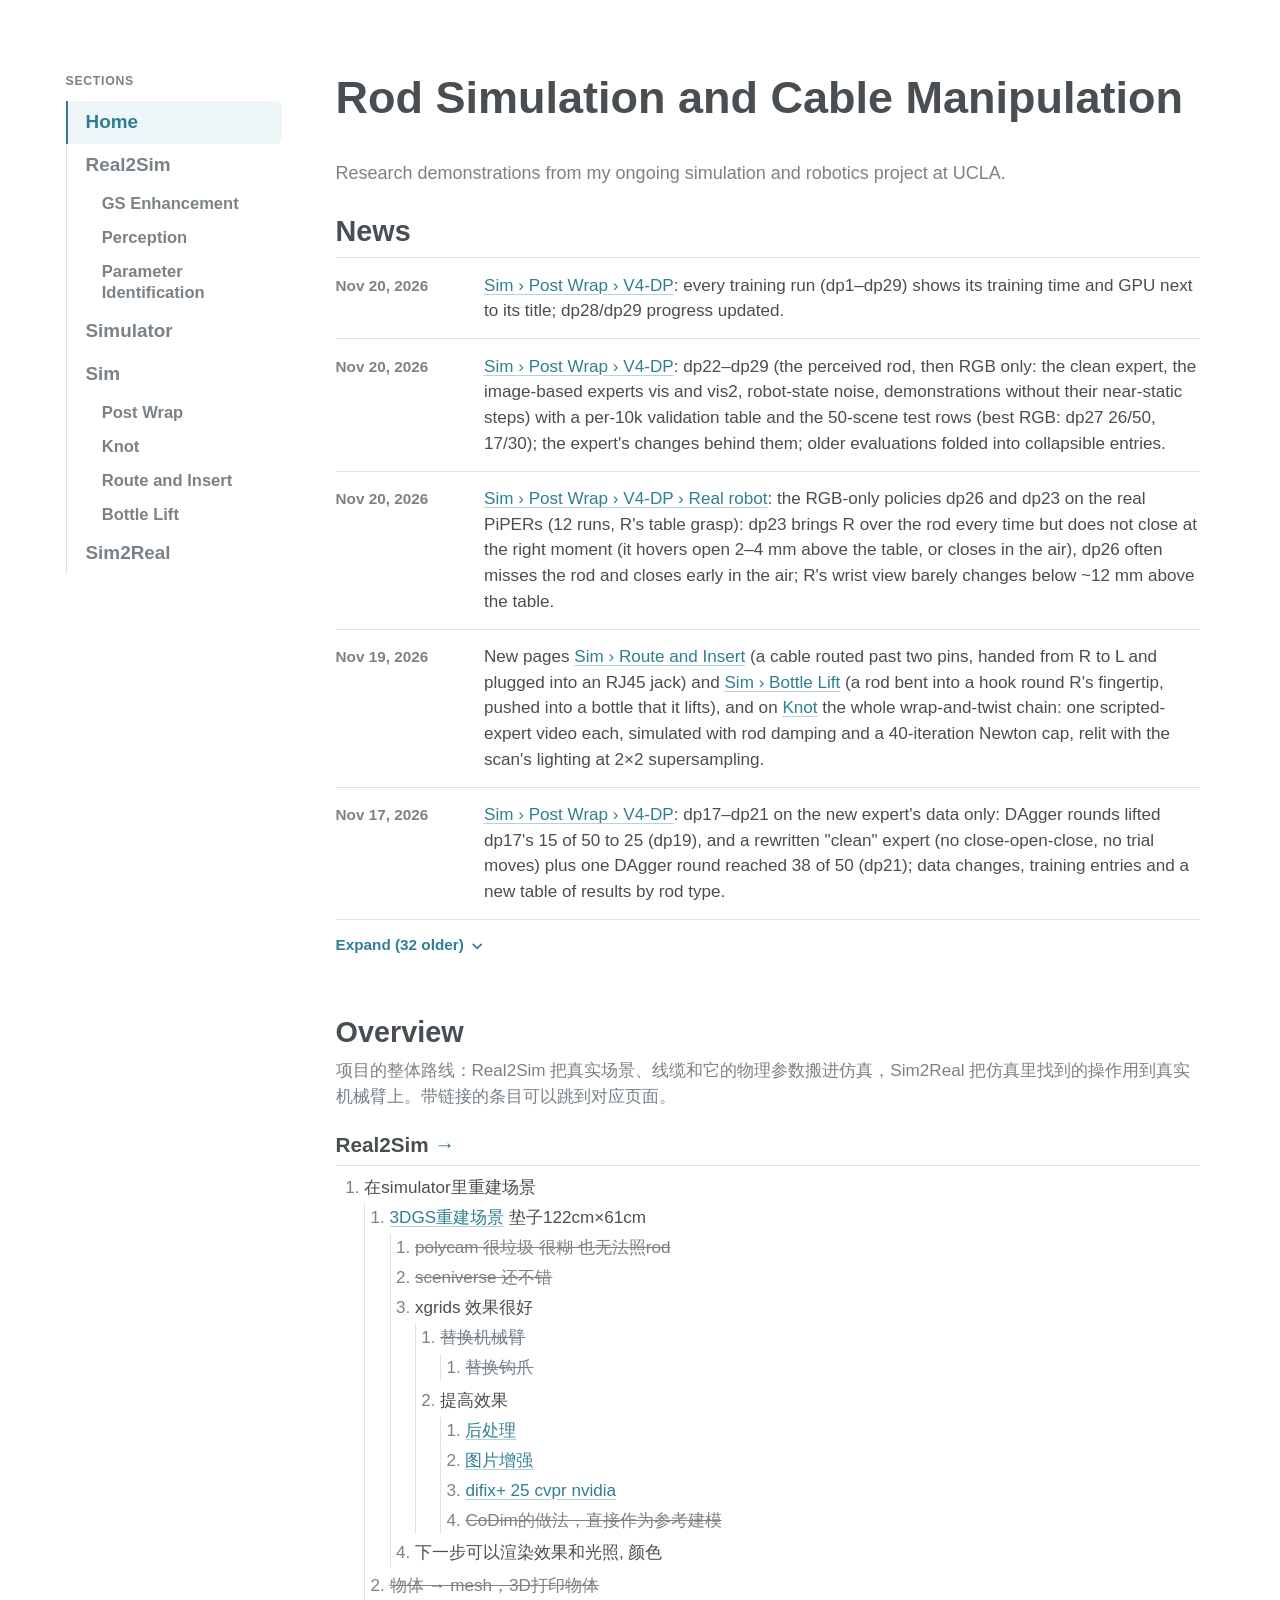
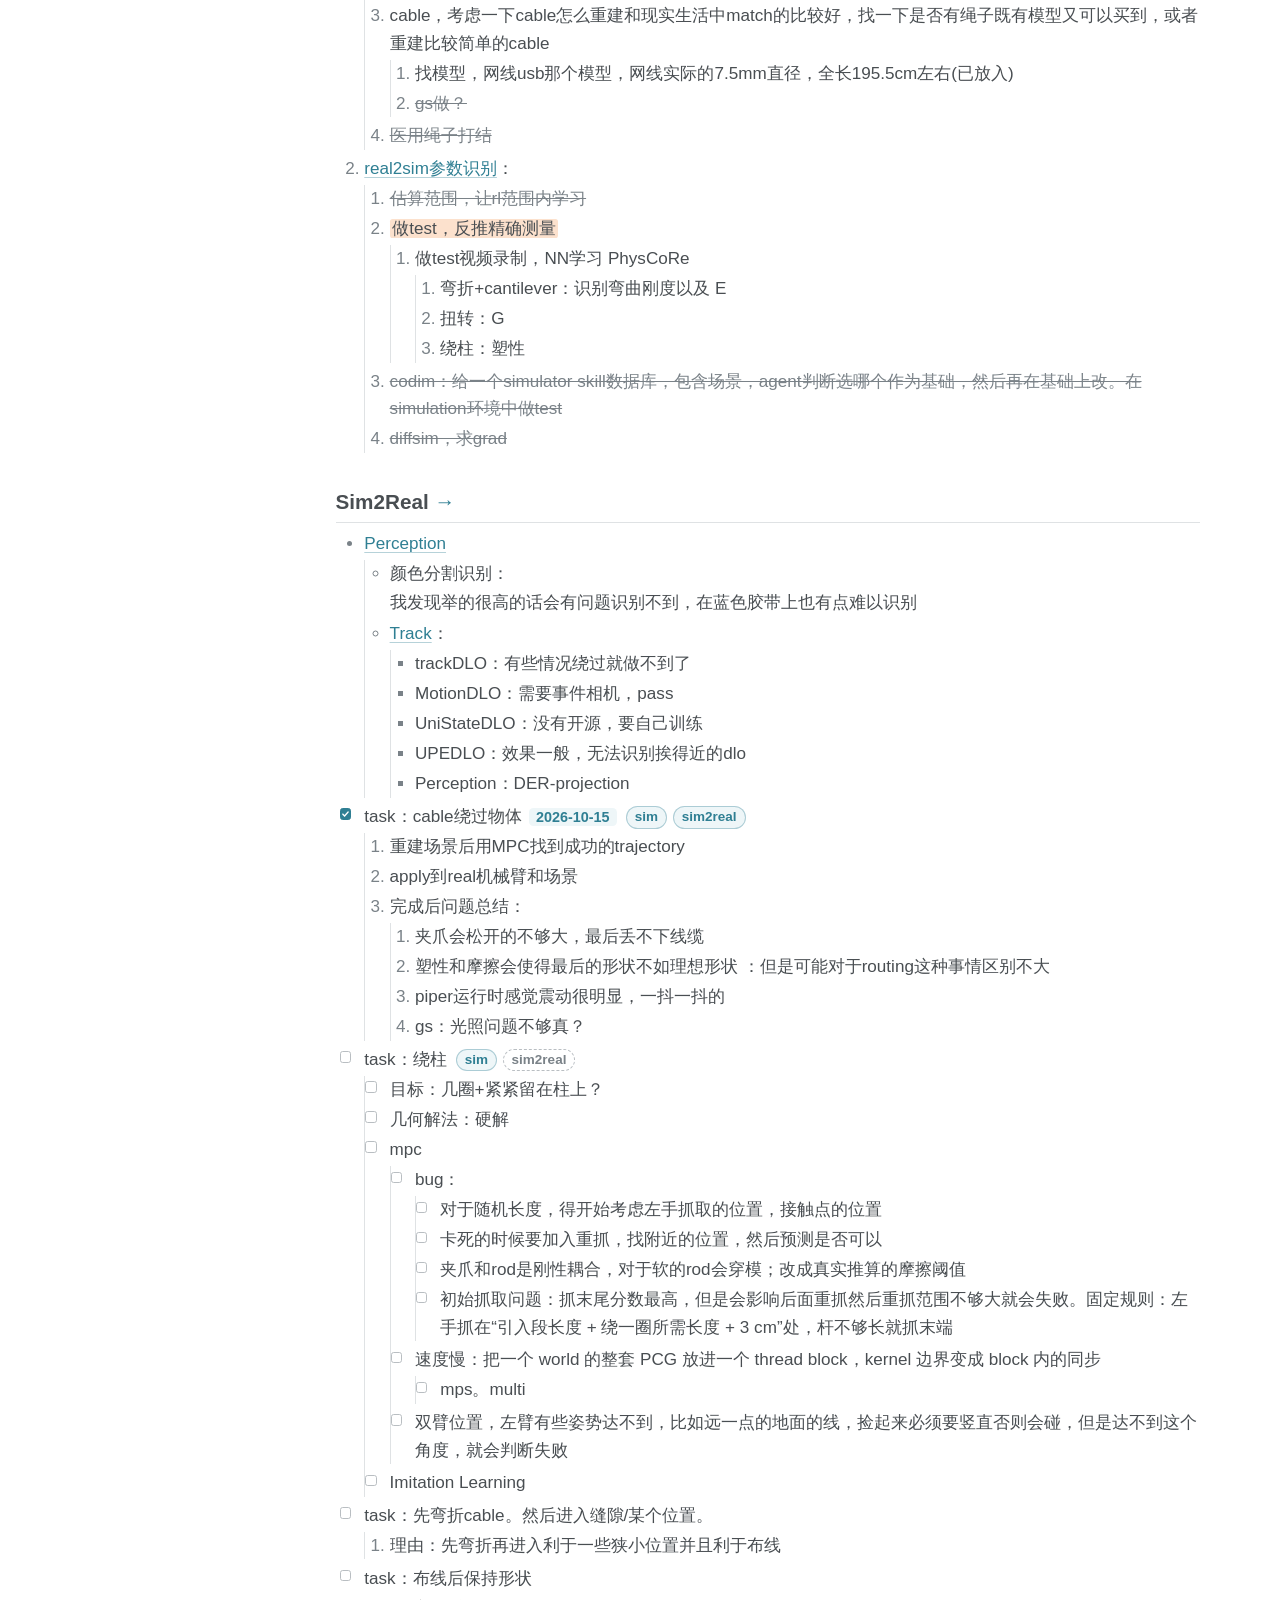
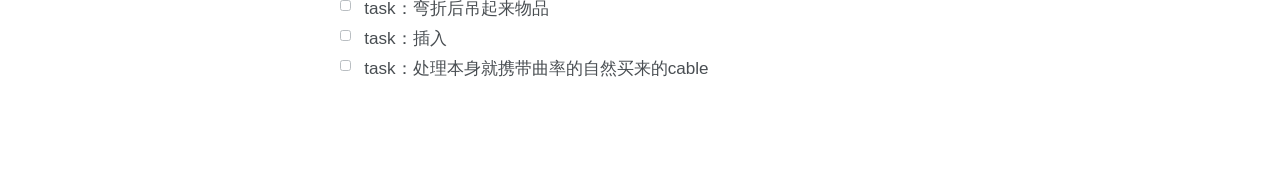
<file: index.html>
<!doctype html>
<html lang="en">
<head>
  <meta charset="utf-8">
  <meta name="viewport" content="width=device-width, initial-scale=1">
  <title>Rod Simulation and Cable Manipulation</title>
  <meta name="description" content="Research demonstrations from an ongoing simulation and robotics project at UCLA.">
  <meta name="robots" content="noindex, nofollow">
  <link rel="icon" type="image/svg+xml" href="https://yukunethanzhou.github.io/images/favicon.svg">
  <link rel="icon" type="image/png" sizes="32x32" href="https://yukunethanzhou.github.io/images/favicon-32x32.png">
  <link rel="stylesheet" href="site.css">
  <style>
    .news {
      margin: 0.5rem 0 0;
      padding: 0;
      list-style: none;
      border-top: 1px solid var(--line);
    }

    .news__item {
      display: grid;
      grid-template-columns: 7rem minmax(0, 1fr);
      column-gap: 1.25rem;
      padding: 0.8rem 0;
      border-bottom: 1px solid var(--line);
    }

    .news__date {
      color: var(--text-light);
      font-size: 0.85rem;
      font-weight: 600;
      line-height: 1.75;
      white-space: nowrap;
      font-variant-numeric: tabular-nums;
    }

    .news__text {
      margin: 0;
      font-size: 0.95rem;
    }

    .news__text a {
      color: var(--accent);
      text-decoration: underline;
      text-decoration-color: color-mix(in srgb, var(--accent) 35%, transparent);
      text-underline-offset: 0.15em;
    }

    .news__text a:hover {
      text-decoration-color: currentColor;
    }

    .news__text a:focus-visible {
      outline: 2px solid var(--accent);
      outline-offset: 2px;
    }

    @media (max-width: 599px) {
      .news__item {
        grid-template-columns: minmax(0, 1fr);
        row-gap: 0.1rem;
      }
    }

    /* the newest five show; the script at the end adds the Expand button for the rest */
    .news.is-collapsed .news__item:nth-child(n+6) {
      display: none;
    }

    .news__toggle {
      display: inline-flex;
      align-items: center;
      gap: 0.35rem;
      margin-top: 0.6rem;
      padding: 0.2rem 0;
      color: var(--accent);
      font: inherit;
      font-size: 0.85rem;
      font-weight: 600;
      background: none;
      border: 0;
      cursor: pointer;
    }

    .news__toggle[hidden] {
      display: none;
    }

    .news__toggle:hover {
      text-decoration: underline;
      text-underline-offset: 0.15em;
    }

    .news__toggle:focus-visible {
      outline: 2px solid var(--accent);
      outline-offset: 2px;
      border-radius: 0.2rem;
    }

    .news__toggle svg {
      width: 0.8rem;
      height: 0.8rem;
      transition: transform 0.15s ease;
    }

    .news__toggle[aria-expanded="true"] svg {
      transform: rotate(180deg);
    }

    .page-section + .page-section {
      margin-top: 3rem;
    }

    /* Overview: the project plan as a nested outline; items with a page link to it */

    .overview__lead {
      margin: 0 0 1.25rem;
      color: var(--text-light);
      font-size: 0.95rem;
    }

    .overview__phase {
      margin: 0 0 0.4rem;
      padding-bottom: 0.35rem;
      font-size: 1.15rem;
      line-height: 1.3;
      border-bottom: 1px solid var(--line);
    }

    .overview__phase a {
      color: inherit;
      text-decoration: none;
    }

    .overview__phase a::after {
      content: " \2192";
      color: var(--accent);
    }

    .overview__phase a:hover {
      color: var(--accent);
    }

    .overview__phase + .overview__tree {
      margin-bottom: 2rem;
    }

    .overview__tree {
      font-size: 0.95rem;
      line-height: 1.6;
    }

    .overview__tree ol,
    .overview__tree ul {
      margin: 0;
      padding-left: 1.6rem;
    }

    /* nested levels hang from their parent's text, with a guide line */
    .overview__tree li > ol,
    .overview__tree li > ul {
      margin: 0.15rem 0 0.3rem;
      padding-left: 1.35rem;
      border-left: 1px solid var(--line);
    }

    .overview__tree li {
      margin: 0.15rem 0;
    }

    .overview__tree li::marker {
      color: var(--text-light);
      font-variant-numeric: tabular-nums;
    }

    .overview__tree .task {
      position: relative;
      list-style: none;
    }

    .task__check {
      -webkit-appearance: none;
      appearance: none;
      position: absolute;
      top: 0.4em;
      left: -1.35rem;
      width: 0.85em;
      height: 0.85em;
      margin: 0;
      background: var(--bg);
      border: 1.5px solid var(--line-strong);
      border-radius: 0.2em;
    }

    .task__check:checked {
      background: var(--accent) url("data:image/svg+xml,%3Csvg xmlns='http://www.w3.org/2000/svg' viewBox='0 0 12 12'%3E%3Cpath d='M2.5 6.2l2.3 2.3 4.7-4.9' fill='none' stroke='%23fff' stroke-width='1.8' stroke-linecap='round' stroke-linejoin='round'/%3E%3C/svg%3E") center / 100% no-repeat;
      border-color: var(--accent);
    }

    .task__date {
      margin-left: 0.4rem;
      padding: 0.05rem 0.4rem;
      color: var(--accent);
      background: var(--accent-soft);
      border-radius: 0.25rem;
      font-size: 0.8rem;
      font-weight: 600;
      white-space: nowrap;
      font-variant-numeric: tabular-nums;
    }

    .overview__tree s {
      color: var(--text-light);
    }

    .overview__tree mark {
      padding: 0 0.15em;
      color: inherit;
      background: rgba(240, 107, 5, 0.2);
      border-radius: 0.15em;
    }

    .overview__tree a {
      color: var(--accent);
      text-decoration: underline;
      text-decoration-color: color-mix(in srgb, var(--accent) 35%, transparent);
      text-underline-offset: 0.15em;
    }

    .overview__tree a:hover {
      text-decoration-color: currentColor;
    }

    /* where a task shows up on the site: a linked tag, or a dashed one with no page yet */
    .overview__tags {
      display: inline-flex;
      gap: 0.3rem;
      margin-left: 0.5rem;
      vertical-align: 0.05em;
    }

    .overview__tree .overview__tag {
      padding: 0 0.45rem;
      color: var(--text-light);
      font-size: 0.75rem;
      font-weight: 600;
      line-height: 1.5;
      text-decoration: none;
      border: 1px dashed var(--line-strong);
      border-radius: 999px;
    }

    .overview__tree a.overview__tag {
      color: var(--accent);
      background: var(--accent-soft);
      border: 1px solid color-mix(in srgb, var(--accent) 35%, transparent);
    }

    .overview__tree a.overview__tag:hover {
      border-color: var(--accent);
    }

    .overview__note {
      margin: 0.1rem 0 0.2rem;
    }

    .overview__phase a:focus-visible,
    .overview__tree a:focus-visible {
      outline: 2px solid var(--accent);
      outline-offset: 2px;
    }

    @media (prefers-color-scheme: dark) {
      .task__check:checked {
        background-image: url("data:image/svg+xml,%3Csvg xmlns='http://www.w3.org/2000/svg' viewBox='0 0 12 12'%3E%3Cpath d='M2.5 6.2l2.3 2.3 4.7-4.9' fill='none' stroke='%231d1f21' stroke-width='1.8' stroke-linecap='round' stroke-linejoin='round'/%3E%3C/svg%3E");
      }

      .overview__tree mark {
        background: rgba(240, 107, 5, 0.3);
      }
    }

    @media (max-width: 599px) {
      .overview__tree ol,
      .overview__tree ul {
        padding-left: 1.4rem;
      }

      .overview__tree li > ol,
      .overview__tree li > ul {
        padding-left: 1.15rem;
      }
    }
  </style>
  <script>
    // the sections used to be anchors on this one page; send old links to their own pages
    (function () {
      var moved = {
        "#sim2real": "sim2real.html",
        "#hessian-convergence": "post-wrap.html#hessian-convergence",
        "#gs-optimization": "gs-enhancement.html",
        "#simulator": "simulator.html"
      };
      if (moved[location.hash]) {
        location.replace(moved[location.hash]);
      }
    })();
  </script>
</head>
<body>
  <div class="site-bar">
    <button type="button" class="site-bar__menu" aria-controls="site-nav" aria-expanded="false" aria-label="Open sections">
      <svg viewBox="0 0 20 20" aria-hidden="true" focusable="false"><path d="M3 5.5h14M3 10h14M3 14.5h14" fill="none" stroke="currentColor" stroke-width="1.8" stroke-linecap="round"/></svg>
    </button>
    <span class="site-bar__title">Home</span>
  </div>
  <div class="site-scrim"></div>

  <div class="standalone-project">
    <nav class="site-nav" id="site-nav" aria-label="Sections">
      <div class="site-nav__head">
        <span class="site-nav__label">Sections</span>
        <button type="button" class="site-nav__close" aria-label="Close sections">
          <svg viewBox="0 0 20 20" aria-hidden="true" focusable="false"><path d="M5 5l10 10M15 5L5 15" fill="none" stroke="currentColor" stroke-width="1.8" stroke-linecap="round"/></svg>
        </button>
      </div>
      <ul class="site-nav__list">
        <li><a class="site-nav__link" href="index.html" aria-current="page">Home</a></li>
        <li>
          <a class="site-nav__link" href="gs-enhancement.html">Real2Sim</a>
          <ul class="site-nav__sub">
            <li><a class="site-nav__link site-nav__link--sub" href="gs-enhancement.html">GS Enhancement</a></li>
            <li><a class="site-nav__link site-nav__link--sub" href="perception.html">Perception</a></li>
            <li><a class="site-nav__link site-nav__link--sub" href="parameter-identification.html">Parameter Identification</a></li>
          </ul>
        </li>
        <li><a class="site-nav__link" href="simulator.html">Simulator</a></li>
        <li>
          <a class="site-nav__link" href="sim.html">Sim</a>
          <ul class="site-nav__sub">
            <li>
              <a class="site-nav__link site-nav__link--sub" href="post-wrap.html">Post Wrap</a>
              <ul class="site-nav__sub site-nav__sub--deep">
                <li><a class="site-nav__link site-nav__link--deep" href="post-wrap.html#mpc">MPC</a></li>
                <li>
                  <a class="site-nav__link site-nav__link--deep" href="post-wrap.html#imitation-learning">Imitation Learning</a>
                  <ul class="site-nav__sub site-nav__sub--deeper" lang="zh-CN">
                    <li><a class="site-nav__link site-nav__link--deeper" href="post-wrap.html#il-scripted">脚本做法</a></li>
                    <li><a class="site-nav__link site-nav__link--deeper" href="post-wrap.html#il-v0">V0</a></li>
                    <li><a class="site-nav__link site-nav__link--deeper" href="post-wrap.html#il-v1">V1-纯感知版</a></li>
                    <li><a class="site-nav__link site-nav__link--deeper" href="post-wrap.html#il-v2">V2-双臂相机</a></li>
                    <li><a class="site-nav__link site-nav__link--deeper" href="post-wrap.html#il-v3">V3-pi0.5</a></li>
                    <li><a class="site-nav__link site-nav__link--deeper" href="post-wrap.html#il-v4-dp">V4-DP</a></li>
                  </ul>
                </li>
              </ul>
            </li>
            <li>
              <a class="site-nav__link site-nav__link--sub" href="knot.html">Knot</a>
              <ul class="site-nav__sub site-nav__sub--deep">
                <li><a class="site-nav__link site-nav__link--deep" href="knot.html#scripted-expert">Scripted Expert</a></li>
              </ul>
            </li>
            <li>
              <a class="site-nav__link site-nav__link--sub" href="route-insert.html">Route and Insert</a>
              <ul class="site-nav__sub site-nav__sub--deep">
                <li><a class="site-nav__link site-nav__link--deep" href="route-insert.html#scripted-expert">Scripted Expert</a></li>
              </ul>
            </li>
            <li>
              <a class="site-nav__link site-nav__link--sub" href="bottle-lift.html">Bottle Lift</a>
              <ul class="site-nav__sub site-nav__sub--deep">
                <li><a class="site-nav__link site-nav__link--deep" href="bottle-lift.html#scripted-expert">Scripted Expert</a></li>
              </ul>
            </li>
          </ul>
        </li>
        <li><a class="site-nav__link" href="sim2real.html">Sim2Real</a></li>
      </ul>
    </nav>

    <main id="main">
      <header class="standalone-project__header">
        <h1>Rod Simulation and Cable Manipulation</h1>
      </header>

      <p class="media-page__intro">Research demonstrations from my ongoing simulation and robotics project at UCLA.</p>

      <section class="page-section" id="news" aria-labelledby="news-title">
        <h2 class="page-section__title" id="news-title">News</h2>
        <!-- Newest first: one short entry (date + what changed) for every commit to this site.
             Only the newest five show until Expand is clicked; nothing needs moving by hand. -->
        <ul class="news" id="news-list">
          <li class="news__item">
            <time class="news__date" datetime="2026-11-20">Nov 20, 2026</time>
            <p class="news__text"><a href="post-wrap.html#il-v4-dp">Sim › Post Wrap › V4-DP</a>: every training run (dp1–dp29) shows its training time and GPU next to its title; dp28/dp29 progress updated.</p>
          </li>
          <li class="news__item">
            <time class="news__date" datetime="2026-11-20">Nov 20, 2026</time>
            <p class="news__text"><a href="post-wrap.html#dp-val">Sim › Post Wrap › V4-DP</a>: dp22–dp29 (the perceived rod, then RGB only: the clean expert, the image-based experts vis and vis2, robot-state noise, demonstrations without their near-static steps) with a per-10k validation table and the 50-scene test rows (best RGB: dp27 26/50, 17/30); the expert's changes behind them; older evaluations folded into collapsible entries.</p>
          </li>
          <li class="news__item">
            <time class="news__date" datetime="2026-11-20">Nov 20, 2026</time>
            <p class="news__text"><a href="post-wrap.html#dp-real-rgb">Sim › Post Wrap › V4-DP › Real robot</a>: the RGB-only policies dp26 and dp23 on the real PiPERs (12 runs, R's table grasp): dp23 brings R over the rod every time but does not close at the right moment (it hovers open 2–4 mm above the table, or closes in the air), dp26 often misses the rod and closes early in the air; R's wrist view barely changes below ~12 mm above the table.</p>
          </li>
          <li class="news__item">
            <time class="news__date" datetime="2026-11-19">Nov 19, 2026</time>
            <p class="news__text">New pages <a href="route-insert.html">Sim › Route and Insert</a> (a cable routed past two pins, handed from R to L and plugged into an RJ45 jack) and <a href="bottle-lift.html">Sim › Bottle Lift</a> (a rod bent into a hook round R's fingertip, pushed into a bottle that it lifts), and on <a href="knot.html">Knot</a> the whole wrap-and-twist chain: one scripted-expert video each, simulated with rod damping and a 40-iteration Newton cap, relit with the scan's lighting at 2×2 supersampling.</p>
          </li>
          <li class="news__item">
            <time class="news__date" datetime="2026-11-17">Nov 17, 2026</time>
            <p class="news__text"><a href="post-wrap.html#dp-data-modes">Sim › Post Wrap › V4-DP</a>: dp17–dp21 on the new expert's data only: DAgger rounds lifted dp17's 15 of 50 to 25 (dp19), and a rewritten "clean" expert (no close-open-close, no trial moves) plus one DAgger round reached 38 of 50 (dp21); data changes, training entries and a new table of results by rod type.</p>
          </li>
          <li class="news__item">
            <time class="news__date" datetime="2026-11-13">Nov 13, 2026</time>
            <p class="news__text"><a href="post-wrap.html#dp-random">Sim › Post Wrap › V4-DP › Randomization</a>: every randomization of the second batch of office-rod-and-cable data, each with a figure from the simulation: posts, lengths and diameters, plastic rods vs springy cables, placement within both hands' reach, bent start shapes, where L takes the rod, table friction, the slower grasps, grasp disturbances, execution noise, cameras, colours and the success rule; the expert succeeded in 496 of the 929 scenes (53%).</p>
          </li>
          <li class="news__item">
            <time class="news__date" datetime="2026-11-13">Nov 13, 2026</time>
            <p class="news__text"><a href="post-wrap.html#il-v4-dp">Sim › Post Wrap › V4-DP</a>: dp16, trained 80k steps from dp13 on its data plus the first batch of office-rod-and-cable data (727 demonstrations, 58.5% of the expert's scenes): 24 of 50 on the new task's scenes against dp13's 17 (40k steps did as well); failures spread over L's table grasp, the carry and the winding. A second batch with springy network/charging cables, 17-inch thick rods and the lab's rod colours is being generated (<a href="post-wrap.html#dp-data-real">Data generation</a>).</p>
          </li>
          <li class="news__item">
            <time class="news__date" datetime="2026-11-13">Nov 13, 2026</time>
            <p class="news__text"><a href="post-wrap.html#dp-real">Sim › Post Wrap › V4-DP › Real robot</a>: dp13's first 15 runs on the two real PiPERs: R took the rod once (two more possible), L never did; the failures came from the rod's placement and from R's wrist camera, mounted ~4.5° steeper than in the simulation. The data generation's answer (office rods and cables 0.4–2.2 m, 4–16 mm, wider placement, camera randomisation, grasps whose hand starts off the rod and puts itself right on a slow way down) is in <a href="post-wrap.html#dp-data-real">Data generation</a>.</p>
          </li>
          <li class="news__item">
            <time class="news__date" datetime="2026-11-13">Nov 13, 2026</time>
            <p class="news__text"><a href="post-wrap.html#il-v4-dp">Sim › Post Wrap › V4-DP</a>: dp15, the second DAgger round (the expert's next step only, short segments): its grasps are the best so far and the early closes are gone, but it succeeds in 27 of 50 (17 of 27 without black rods) -- the winding stalls after the re-takes.</p>
          </li>
          <li class="news__item">
            <time class="news__date" datetime="2026-11-12">Nov 12, 2026</time>
            <p class="news__text"><a href="post-wrap.html#il-v4-dp">Sim › Post Wrap › V4-DP</a>: success by rod colour for dp12–dp14; black rods (55% of the training data and of the evaluation's scenes) are the hardest and are not used on the robot: without them dp13 succeeds in 21 of 27 (78%).</p>
          </li>
          <li class="news__item">
            <time class="news__date" datetime="2026-11-12">Nov 12, 2026</time>
            <p class="news__text"><a href="post-wrap.html#il-v4-dp">Sim › Post Wrap › V4-DP</a>: Train entries dp9ft2 (dp9 trained to 220k steps: 22 of 50), dp11 (wrist depth: 26), dp12 (random rod and post colours: 33), dp13 (wrist point clouds, camera jitter, image augmentation: 34 of 50, the best so far) and dp14 (a first DAgger round: 28, why it got worse); a wider catch rule in the evaluation; the second DAgger round (dp15) is training.</p>
          </li>
          <li class="news__item">
            <time class="news__date" datetime="2026-11-11">Nov 11, 2026</time>
            <p class="news__text"><a href="post-wrap.html#il-v4-dp">Sim › Post Wrap › V4-DP</a>: three new Train entries, dp9 (UMI's relative observations, no random shift: 7 of 50), dp8ft (dp8 trained 80k steps more: 23 of 50) and dp10 (actions normalized per step of the chunk: 25 of 50); a 50-scene paired comparison (the 16-scene results could not tell the models apart); evaluation with 20 scenes at once, 1.4 min per episode instead of 3.7.</p>
          </li>
          <li class="news__item">
            <time class="news__date" datetime="2026-11-11">Nov 11, 2026</time>
            <p class="news__text"><a href="post-wrap.html#il-v4-dp">Sim › Post Wrap › V4-DP</a>, Eval speed-up: the policy server now answers the queries that wait together in one batched denoising (the 16 simulations are independent of each other), 6.5× the queries per second in a 16-client load test.</p>
          </li>
          <li class="news__item">
            <time class="news__date" datetime="2026-11-11">Nov 11, 2026</time>
            <p class="news__text"><a href="post-wrap.html#il-v4-dp">Sim › Post Wrap › V4-DP</a>: dp8 (a wrist-camera aux task, where the rod is in each hand's frame: 4 of 16), the evaluation's new solver (one Newton kernel, the band factored in 4 parallel parts, an H100: 32% faster per process, while the policy server now sets the pace), and the banded PCG note now explains the parallel factorization.</p>
          </li>
          <li class="news__item">
            <time class="news__date" datetime="2026-11-10">Nov 10, 2026</time>
            <p class="news__text"><a href="post-wrap.html#il-v4-dp">Sim › Post Wrap › V4-DP</a>: two new Train entries, dp7 (actions as poses relative to each hand, a camera on the post, the coil's turns as an aux task: 4 of 16 scenes wound) and dp7ft (60k steps more: 7 of 16), and their rows in the Eval comparison.</p>
          </li>
          <li class="news__item">
            <time class="news__date" datetime="2026-11-09">Nov 9, 2026</time>
            <p class="news__text"><a href="post-wrap.html#il-v4-dp">Sim › Post Wrap › V4-DP</a> now reads Data generation → Train → Eval, each with its speed-ups as an expandable entry; click fused PCG or banded PCG for a short note on the two solvers.</p>
          </li>
          <li class="news__item">
            <time class="news__date" datetime="2026-11-09">Nov 9, 2026</time>
            <p class="news__text"><a href="post-wrap.html#il-v4-dp">Sim › Post Wrap › V4-DP</a>: what made training about 3× faster per step, and a new list of simulator speed-ups for data generation and evaluation (evaluation now on the same banded PCG solver as the data).</p>
          </li>
          <li class="news__item">
            <time class="news__date" datetime="2026-11-09">Nov 9, 2026</time>
            <p class="news__text"><a href="post-wrap.html#il-v4-dp">Sim › Post Wrap › V4-DP</a>: results of dp5ft (dp5 trained 40k steps more, 160k in all): 2 of 16 scenes wound, the same as at 120k, with better table grasps and fewer slips.</p>
          </li>
          <li class="news__item">
            <time class="news__date" datetime="2026-11-09">Nov 9, 2026</time>
            <p class="news__text">The section nav lists the Imitation Learning versions under <a href="post-wrap.html#imitation-learning">Sim › Post Wrap</a>, from the scripted expert to V4-DP, each one click away.</p>
          </li>
          <li class="news__item">
            <time class="news__date" datetime="2026-11-09">Nov 9, 2026</time>
            <p class="news__text"><a href="post-wrap.html">Sim › Post Wrap</a>: the V4-DP Train entries now give each run's data generation and training times.</p>
          </li>
          <li class="news__item">
            <time class="news__date" datetime="2026-11-09">Nov 9, 2026</time>
            <p class="news__text"><a href="post-wrap.html">Sim › Post Wrap</a>: Imitation Learning adds V4-DP (Diffusion Policy) with a Train list of its five runs, each opening into a table of its data, inputs, outputs, training and results, and a comparison of the results.</p>
          </li>
          <li class="news__item">
            <time class="news__date" datetime="2026-10-29">Oct 29, 2026</time>
            <p class="news__text">New <a href="parameter-identification.html">Real2Sim › Parameter Identification</a> page: the springback experiment for the plastic yield curvature κ<sub>s</sub> (rods, posts, cameras, timeline and the 48 trials) and the method (shape measurement, per-point springback, FEMU with DER).</p>
          </li>
          <li class="news__item">
            <time class="news__date" datetime="2026-10-29">Oct 29, 2026</time>
            <p class="news__text"><a href="post-wrap.html">Post Wrap</a>: NN is renamed <a href="post-wrap.html#imitation-learning">Imitation Learning</a>. While the page is open, the menu lists its two sections, MPC and Imitation Learning, under Post Wrap.</p>
          </li>
          <li class="news__item">
            <time class="news__date" datetime="2026-10-29">Oct 29, 2026</time>
            <p class="news__text">New <a href="post-wrap.html">Sim › Post Wrap</a> page. MPC: the post wrap videos, the Hessian convergence chart and the MPC notes, moved from Sim. NN: the decision network that chooses the wrapping primitives, with its architecture diagram, data, inputs, outputs and results.</p>
          </li>
          <li class="news__item">
            <time class="news__date" datetime="2026-10-28">Oct 28, 2026</time>
            <p class="news__text"><a href="perception.html#track">Perception</a>: the videos are grouped under Track. In the <a href="#overview">Overview</a>, the routing task gets sim / sim2real tags, Perception and Track link to that page, and 图片增强 opens the supplementary capture comparison.</p>
          </li>
          <li class="news__item">
            <time class="news__date" datetime="2026-10-28">Oct 28, 2026</time>
            <p class="news__text">News shows the newest five, with the rest behind Expand. The <a href="#overview">Overview</a> adds Perception under Sim2Real and sim / sim2real tags on the post wrap task, and <a href="post-wrap.html">Sim › Post Wrap</a> lists the control plan.</p>
          </li>
          <li class="news__item">
            <time class="news__date" datetime="2026-10-28">Oct 28, 2026</time>
            <p class="news__text">The rod self-contact Hessian convergence chart moved from Sim2Real to <a href="post-wrap.html#hessian-convergence">Sim › Post Wrap</a>.</p>
          </li>
          <li class="news__item">
            <time class="news__date" datetime="2026-10-28">Oct 28, 2026</time>
            <p class="news__text">Videos are now smaller, two per row. The two-turn post wrap is removed from <a href="post-wrap.html">Sim › Post Wrap</a>.</p>
          </li>
          <li class="news__item">
            <time class="news__date" datetime="2026-10-28">Oct 28, 2026</time>
            <p class="news__text"><a href="sim2real.html#simple-routing">Sim2Real › Simple Routing</a>: sim vs. real video of the action sequence generated in sim, run directly on the real arm. <a href="sim.html">Sim</a> is now grouped into Post Wrap (with a new coil-collision failure), Simple Routing (the updated three-obstacle MPC video, moved from Sim2Real) and Basic Operations.</p>
          </li>
          <li class="news__item">
            <time class="news__date" datetime="2026-10-28">Oct 28, 2026</time>
            <p class="news__text">New <a href="#overview">Overview</a> below the news: the plan for Real2Sim and Sim2Real, with links to the pages that show each part.</p>
          </li>
          <li class="news__item">
            <time class="news__date" datetime="2026-10-16">Oct 16, 2026</time>
            <p class="news__text"><a href="perception.html">Perception</a>: DER_projection is now a video with a top view comparing it with TrackDLO and UPETrack.</p>
          </li>
          <li class="news__item">
            <time class="news__date" datetime="2026-10-16">Oct 16, 2026</time>
            <p class="news__text">New <a href="sim.html">Sim</a> page with one- and two-turn MPC post wraps (the PiPER and Franka tasks moved there from Simulator), and a new <a href="perception.html">Real2Sim › Perception</a> page: DER_projection, TrackDLO, and TrackDLO vs. UPETrack on a cable wound around a mug.</p>
          </li>
          <li class="news__item">
            <time class="news__date" datetime="2026-10-14">Oct 14, 2026</time>
            <p class="news__text">New Home page with these updates. The sections are now <a href="gs-enhancement.html">Real2Sim › GS Enhancement</a> (formerly GS Optimization), <a href="simulator.html">Simulator</a> and <a href="sim2real.html">Sim2Real</a>.</p>
          </li>
          <li class="news__item">
            <time class="news__date" datetime="2026-10-12">Oct 12, 2026</time>
            <p class="news__text">Each section now has its own page, listed in the menu on the left.</p>
          </li>
          <li class="news__item">
            <time class="news__date" datetime="2026-10-11">Oct 11, 2026</time>
            <p class="news__text"><a href="post-wrap.html#hessian-convergence">Sim2Real</a>: chart of how rod self-contact converges with the full contact Hessian vs. dropping its off-diagonal blocks.</p>
          </li>
          <li class="news__item">
            <time class="news__date" datetime="2026-10-06">Oct 6, 2026</time>
            <p class="news__text"><a href="sim2real.html">Sim2Real</a>: video of MPC shape control around three obstacles in the Difix3D+ GS scene.</p>
          </li>
          <li class="news__item">
            <time class="news__date" datetime="2026-10-05">Oct 5, 2026</time>
            <p class="news__text"><a href="gs-enhancement.html">GS Enhancement</a>: post-processing, supplementary capture and Difix3D+, each compared with the original 3DGS scan of the lab table.</p>
          </li>
        </ul>
        <button type="button" class="news__toggle" aria-controls="news-list" aria-expanded="false" hidden>
          <span class="news__toggle-text">Expand</span>
          <svg viewBox="0 0 16 16" aria-hidden="true" focusable="false"><path d="M3.5 6l4.5 4.5L12.5 6" fill="none" stroke="currentColor" stroke-width="1.8" stroke-linecap="round" stroke-linejoin="round"/></svg>
        </button>
      </section>

      <section class="page-section" id="overview" aria-labelledby="overview-title">
        <h2 class="page-section__title" id="overview-title">Overview</h2>
        <div lang="zh-CN">
          <p class="overview__lead">项目的整体路线：Real2Sim 把真实场景、线缆和它的物理参数搬进仿真，Sim2Real 把仿真里找到的操作用到真实机械臂上。带链接的条目可以跳到对应页面。</p>

          <h3 class="overview__phase"><a href="gs-enhancement.html">Real2Sim</a></h3>
          <div class="overview__tree">
            <ol>
              <li>在simulator里重建场景
                <ol>
                  <li><a href="gs-enhancement.html">3DGS重建场景</a> 垫子122cm×61cm
                    <ol>
                      <li><s>polycam 很垃圾 很糊 也无法照rod</s></li>
                      <li><s>sceniverse 还不错</s></li>
                      <li>xgrids 效果很好
                        <ol>
                          <li><s>替换机械臂</s>
                            <ol>
                              <li><s>替换钩爪</s></li>
                            </ol>
                          </li>
                          <li>提高效果
                            <ol>
                              <li><a href="gs-enhancement.html#gs-opt-postfx">后处理</a></li>
                              <li><a href="gs-enhancement.html#gs-opt-capture">图片增强</a></li>
                              <li><a href="gs-enhancement.html#gs-opt-difix">difix+ 25 cvpr nvidia</a></li>
                              <li><s>CoDim的做法，直接作为参考建模</s></li>
                            </ol>
                          </li>
                        </ol>
                      </li>
                      <li>下一步可以渲染效果和光照, 颜色</li>
                    </ol>
                  </li>
                  <li><s>物体 → mesh，3D打印物体</s></li>
                  <li>cable，考虑一下cable怎么重建和现实生活中match的比较好，找一下是否有绳子既有模型又可以买到，或者重建比较简单的cable
                    <ol>
                      <li>找模型，网线usb那个模型，网线实际的7.5mm直径，全长195.5cm左右(已放入)</li>
                      <li><s>gs做？</s></li>
                    </ol>
                  </li>
                  <li><s>医用绳子打结</s></li>
                </ol>
              </li>
              <li><a href="parameter-identification.html">real2sim参数识别</a>：
                <ol>
                  <li><s>估算范围，让rl范围内学习</s></li>
                  <li><mark>做test，反推精确测量</mark>
                    <ol>
                      <li>做test视频录制，NN学习 PhysCoRe
                        <ol>
                          <li>弯折+cantilever：识别弯曲刚度以及 E</li>
                          <li>扭转：G</li>
                          <li>绕柱：塑性</li>
                        </ol>
                      </li>
                    </ol>
                  </li>
                  <li><s>codim：给一个simulator skill数据库，包含场景，agent判断选哪个作为基础，然后再在基础上改。在simulation环境中做test</s></li>
                  <li><s>diffsim，求grad</s></li>
                </ol>
              </li>
            </ol>
          </div>

          <h3 class="overview__phase"><a href="sim2real.html">Sim2Real</a></h3>
          <div class="overview__tree">
            <ul>
              <li><a href="perception.html">Perception</a>
                <ul>
                  <li>颜色分割识别：
                    <p class="overview__note">我发现举的很高的话会有问题识别不到，在蓝色胶带上也有点难以识别</p>
                  </li>
                  <li><a href="perception.html#track">Track</a>：
                    <ul>
                      <li>trackDLO：有些情况绕过就做不到了</li>
                      <li>MotionDLO：需要事件相机，pass</li>
                      <li>UniStateDLO：没有开源，要自己训练</li>
                      <li>UPEDLO：效果一般，无法识别挨得近的dlo</li>
                      <li>Perception：DER-projection</li>
                    </ul>
                  </li>
                </ul>
              </li>
              <li class="task"><input type="checkbox" class="task__check" checked disabled aria-label="已完成">task：cable绕过物体<time class="task__date" datetime="2026-10-15">2026-10-15</time><span class="overview__tags"><a class="overview__tag" href="sim.html#simple-routing">sim</a><a class="overview__tag" href="sim2real.html#simple-routing">sim2real</a></span>
                <ol>
                  <li>重建场景后用MPC找到成功的trajectory</li>
                  <li>apply到real机械臂和场景</li>
                  <li>完成后问题总结：
                    <ol>
                      <li>夹爪会松开的不够大，最后丢不下线缆</li>
                      <li>塑性和摩擦会使得最后的形状不如理想形状 ：但是可能对于routing这种事情区别不大</li>
                      <li>piper运行时感觉震动很明显，一抖一抖的</li>
                      <li>gs：光照问题不够真？</li>
                    </ol>
                  </li>
                </ol>
              </li>
              <li class="task"><input type="checkbox" class="task__check" disabled aria-label="未完成">task：绕柱<span class="overview__tags"><a class="overview__tag" href="post-wrap.html">sim</a><span class="overview__tag" title="暂无页面">sim2real</span></span>
                <ul>
                  <li class="task"><input type="checkbox" class="task__check" disabled aria-label="未完成">目标：几圈+紧紧留在柱上？</li>
                  <li class="task"><input type="checkbox" class="task__check" disabled aria-label="未完成">几何解法：硬解</li>
                  <li class="task"><input type="checkbox" class="task__check" disabled aria-label="未完成">mpc
                    <ul>
                      <li class="task"><input type="checkbox" class="task__check" disabled aria-label="未完成">bug：
                        <ul>
                          <li class="task"><input type="checkbox" class="task__check" disabled aria-label="未完成">对于随机长度，得开始考虑左手抓取的位置，接触点的位置</li>
                          <li class="task"><input type="checkbox" class="task__check" disabled aria-label="未完成">卡死的时候要加入重抓，找附近的位置，然后预测是否可以</li>
                          <li class="task"><input type="checkbox" class="task__check" disabled aria-label="未完成">夹爪和rod是刚性耦合，对于软的rod会穿模；改成真实推算的摩擦阈值</li>
                          <li class="task"><input type="checkbox" class="task__check" disabled aria-label="未完成">初始抓取问题：抓末尾分数最高，但是会影响后面重抓然后重抓范围不够大就会失败。固定规则：左手抓在“引入段长度 + 绕一圈所需长度 + 3 cm”处，杆不够长就抓末端</li>
                        </ul>
                      </li>
                      <li class="task"><input type="checkbox" class="task__check" disabled aria-label="未完成">速度慢：把一个 world 的整套 PCG 放进一个 thread block，kernel 边界变成 block 内的同步
                        <ul>
                          <li class="task"><input type="checkbox" class="task__check" disabled aria-label="未完成">mps。multi</li>
                        </ul>
                      </li>
                      <li class="task"><input type="checkbox" class="task__check" disabled aria-label="未完成">双臂位置，左臂有些姿势达不到，比如远一点的地面的线，捡起来必须要竖直否则会碰，但是达不到这个角度，就会判断失败</li>
                    </ul>
                  </li>
                  <li class="task"><input type="checkbox" class="task__check" disabled aria-label="未完成">Imitation Learning</li>
                </ul>
              </li>
              <li class="task"><input type="checkbox" class="task__check" disabled aria-label="未完成">task：先弯折cable。然后进入缝隙/某个位置。
                <ol>
                  <li>理由：先弯折再进入利于一些狭小位置并且利于布线</li>
                </ol>
              </li>
              <li class="task"><input type="checkbox" class="task__check" disabled aria-label="未完成">task：布线后保持形状</li>
              <li class="task"><input type="checkbox" class="task__check" disabled aria-label="未完成">task：弯折后吊起来物品</li>
              <li class="task"><input type="checkbox" class="task__check" disabled aria-label="未完成">task：插入</li>
              <li class="task"><input type="checkbox" class="task__check" disabled aria-label="未完成">task：处理本身就携带曲率的自然买来的cable</li>
            </ul>
          </div>
        </div>
      </section>
    </main>
  </div>

  <script src="site.js"></script>
  <script>
    // News: the newest five, the rest behind the Expand button
    (function () {
      var list = document.getElementById("news-list");
      var toggle = document.querySelector(".news__toggle");
      var label = toggle.querySelector(".news__toggle-text");
      var older = list.children.length - 5;
      if (older <= 0) {
        return;
      }

      function setExpanded(expanded) {
        list.classList.toggle("is-collapsed", !expanded);
        toggle.setAttribute("aria-expanded", expanded ? "true" : "false");
        label.textContent = expanded ? "Collapse" : "Expand (" + older + " older)";
      }

      setExpanded(false);
      toggle.hidden = false;
      toggle.addEventListener("click", function () {
        setExpanded(toggle.getAttribute("aria-expanded") !== "true");
      });
    })();
  </script>
</body>
</html>
</file>
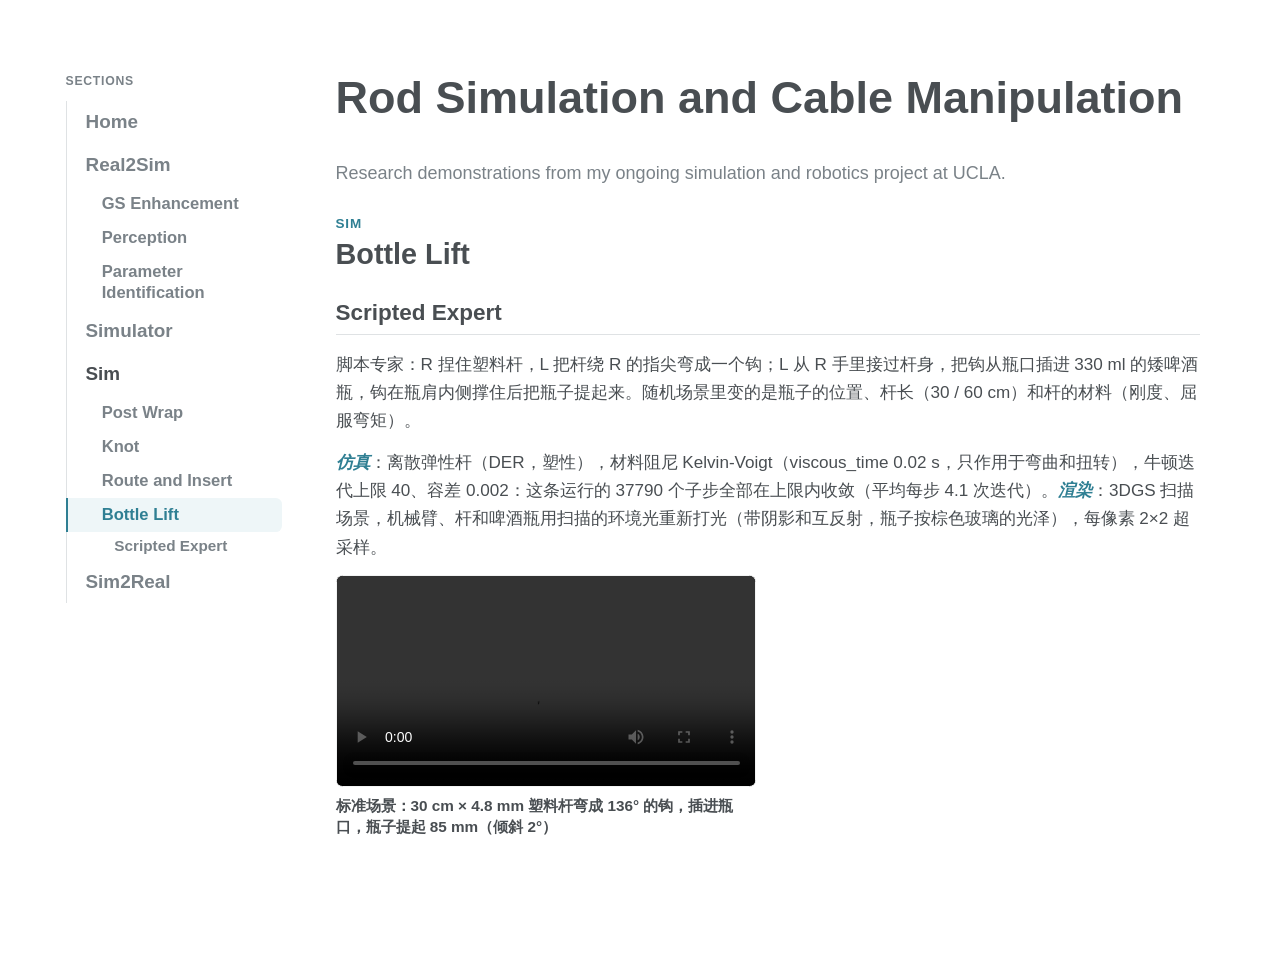
<file: bottle-lift.html>
<!doctype html>
<html lang="en">
<head>
  <meta charset="utf-8">
  <meta name="viewport" content="width=device-width, initial-scale=1">
  <title>Bottle Lift · Rod Simulation and Cable Manipulation</title>
  <meta name="description" content="Research demonstrations from an ongoing simulation and robotics project at UCLA.">
  <meta name="robots" content="noindex, nofollow">
  <link rel="icon" type="image/svg+xml" href="https://yukunethanzhou.github.io/images/favicon.svg">
  <link rel="icon" type="image/png" sizes="32x32" href="https://yukunethanzhou.github.io/images/favicon-32x32.png">
  <link rel="stylesheet" href="site.css">
</head>
<body>
  <div class="site-bar">
    <button type="button" class="site-bar__menu" aria-controls="site-nav" aria-expanded="false" aria-label="Open sections">
      <svg viewBox="0 0 20 20" aria-hidden="true" focusable="false"><path d="M3 5.5h14M3 10h14M3 14.5h14" fill="none" stroke="currentColor" stroke-width="1.8" stroke-linecap="round"/></svg>
    </button>
    <span class="site-bar__title">Bottle Lift</span>
  </div>
  <div class="site-scrim"></div>

  <div class="standalone-project">
    <nav class="site-nav" id="site-nav" aria-label="Sections">
      <div class="site-nav__head">
        <span class="site-nav__label">Sections</span>
        <button type="button" class="site-nav__close" aria-label="Close sections">
          <svg viewBox="0 0 20 20" aria-hidden="true" focusable="false"><path d="M5 5l10 10M15 5L5 15" fill="none" stroke="currentColor" stroke-width="1.8" stroke-linecap="round"/></svg>
        </button>
      </div>
      <ul class="site-nav__list">
        <li><a class="site-nav__link" href="index.html">Home</a></li>
        <li>
          <a class="site-nav__link" href="gs-enhancement.html">Real2Sim</a>
          <ul class="site-nav__sub">
            <li><a class="site-nav__link site-nav__link--sub" href="gs-enhancement.html">GS Enhancement</a></li>
            <li><a class="site-nav__link site-nav__link--sub" href="perception.html">Perception</a></li>
            <li><a class="site-nav__link site-nav__link--sub" href="parameter-identification.html">Parameter Identification</a></li>
          </ul>
        </li>
        <li><a class="site-nav__link" href="simulator.html">Simulator</a></li>
        <li>
          <a class="site-nav__link is-active" href="sim.html">Sim</a>
          <ul class="site-nav__sub">
            <li>
              <a class="site-nav__link site-nav__link--sub" href="post-wrap.html">Post Wrap</a>
              <ul class="site-nav__sub site-nav__sub--deep">
                <li><a class="site-nav__link site-nav__link--deep" href="post-wrap.html#mpc">MPC</a></li>
                <li>
                  <a class="site-nav__link site-nav__link--deep" href="post-wrap.html#imitation-learning">Imitation Learning</a>
                  <ul class="site-nav__sub site-nav__sub--deeper" lang="zh-CN">
                    <li><a class="site-nav__link site-nav__link--deeper" href="post-wrap.html#il-scripted">脚本做法</a></li>
                    <li><a class="site-nav__link site-nav__link--deeper" href="post-wrap.html#il-v0">V0</a></li>
                    <li><a class="site-nav__link site-nav__link--deeper" href="post-wrap.html#il-v1">V1-纯感知版</a></li>
                    <li><a class="site-nav__link site-nav__link--deeper" href="post-wrap.html#il-v2">V2-双臂相机</a></li>
                    <li><a class="site-nav__link site-nav__link--deeper" href="post-wrap.html#il-v3">V3-pi0.5</a></li>
                    <li><a class="site-nav__link site-nav__link--deeper" href="post-wrap.html#il-v4-dp">V4-DP</a></li>
                  </ul>
                </li>
              </ul>
            </li>
            <li>
              <a class="site-nav__link site-nav__link--sub" href="knot.html">Knot</a>
              <ul class="site-nav__sub site-nav__sub--deep">
                <li><a class="site-nav__link site-nav__link--deep" href="knot.html#scripted-expert">Scripted Expert</a></li>
              </ul>
            </li>
            <li>
              <a class="site-nav__link site-nav__link--sub" href="route-insert.html">Route and Insert</a>
              <ul class="site-nav__sub site-nav__sub--deep">
                <li><a class="site-nav__link site-nav__link--deep" href="route-insert.html#scripted-expert">Scripted Expert</a></li>
              </ul>
            </li>
            <li>
              <a class="site-nav__link site-nav__link--sub" href="bottle-lift.html" aria-current="page">Bottle Lift</a>
              <ul class="site-nav__sub site-nav__sub--deep">
                <li><a class="site-nav__link site-nav__link--deep" href="bottle-lift.html#scripted-expert">Scripted Expert</a></li>
              </ul>
            </li>
          </ul>
        </li>
        <li><a class="site-nav__link" href="sim2real.html">Sim2Real</a></li>
      </ul>
    </nav>

    <main id="main">
      <header class="standalone-project__header">
        <h1>Rod Simulation and Cable Manipulation</h1>
      </header>

      <p class="media-page__intro">Research demonstrations from my ongoing simulation and robotics project at UCLA.</p>

      <section class="page-section" id="bottle-lift" aria-labelledby="bottle-lift-title">
        <p class="page-section__kicker">Sim</p>
        <h2 class="page-section__title" id="bottle-lift-title">Bottle Lift</h2>

        <section class="page-subsection" id="scripted-expert" aria-labelledby="scripted-expert-title">
          <h3 class="page-subsection__title" id="scripted-expert-title">Scripted Expert</h3>

          <div class="page-prose" lang="zh-CN">
            <p>脚本专家：R 捏住塑料杆，L 把杆绕 R 的指尖弯成一个钩；L 从 R 手里接过杆身，把钩从瓶口插进 330 ml 的矮啤酒瓶，钩在瓶肩内侧撑住后把瓶子提起来。随机场景里变的是瓶子的位置、杆长（30 / 60 cm）和杆的材料（刚度、屈服弯矩）。</p>
            <p><span class="page-prose__label">仿真</span>：离散弹性杆（DER，塑性），材料阻尼 Kelvin-Voigt（viscous_time 0.02 s，只作用于弯曲和扭转），牛顿迭代上限 40、容差 0.002：这条运行的 37790 个子步全部在上限内收敛（平均每步 4.1 次迭代）。<span class="page-prose__label">渲染</span>：3DGS 扫描场景，机械臂、杆和啤酒瓶用扫描的环境光重新打光（带阴影和互反射，瓶子按棕色玻璃的光泽），每像素 2×2 超采样。</p>
          </div>

          <div class="media-gallery">
            <figure class="media-gallery__item">
              <div class="media-gallery__media">
                <video controls playsinline preload="metadata" aria-label="弯钩提瓶：标准场景">
                  <source src="videos/bottle-lift.mp4" type="video/mp4">
                </video>
              </div>
              <figcaption>标准场景：30 cm × 4.8 mm 塑料杆弯成 136° 的钩，插进瓶口，瓶子提起 85 mm（倾斜 2°）</figcaption>
            </figure>
          </div>
        </section>
      </section>
    </main>
  </div>

  <script src="site.js"></script>
</body>
</html>
</file>
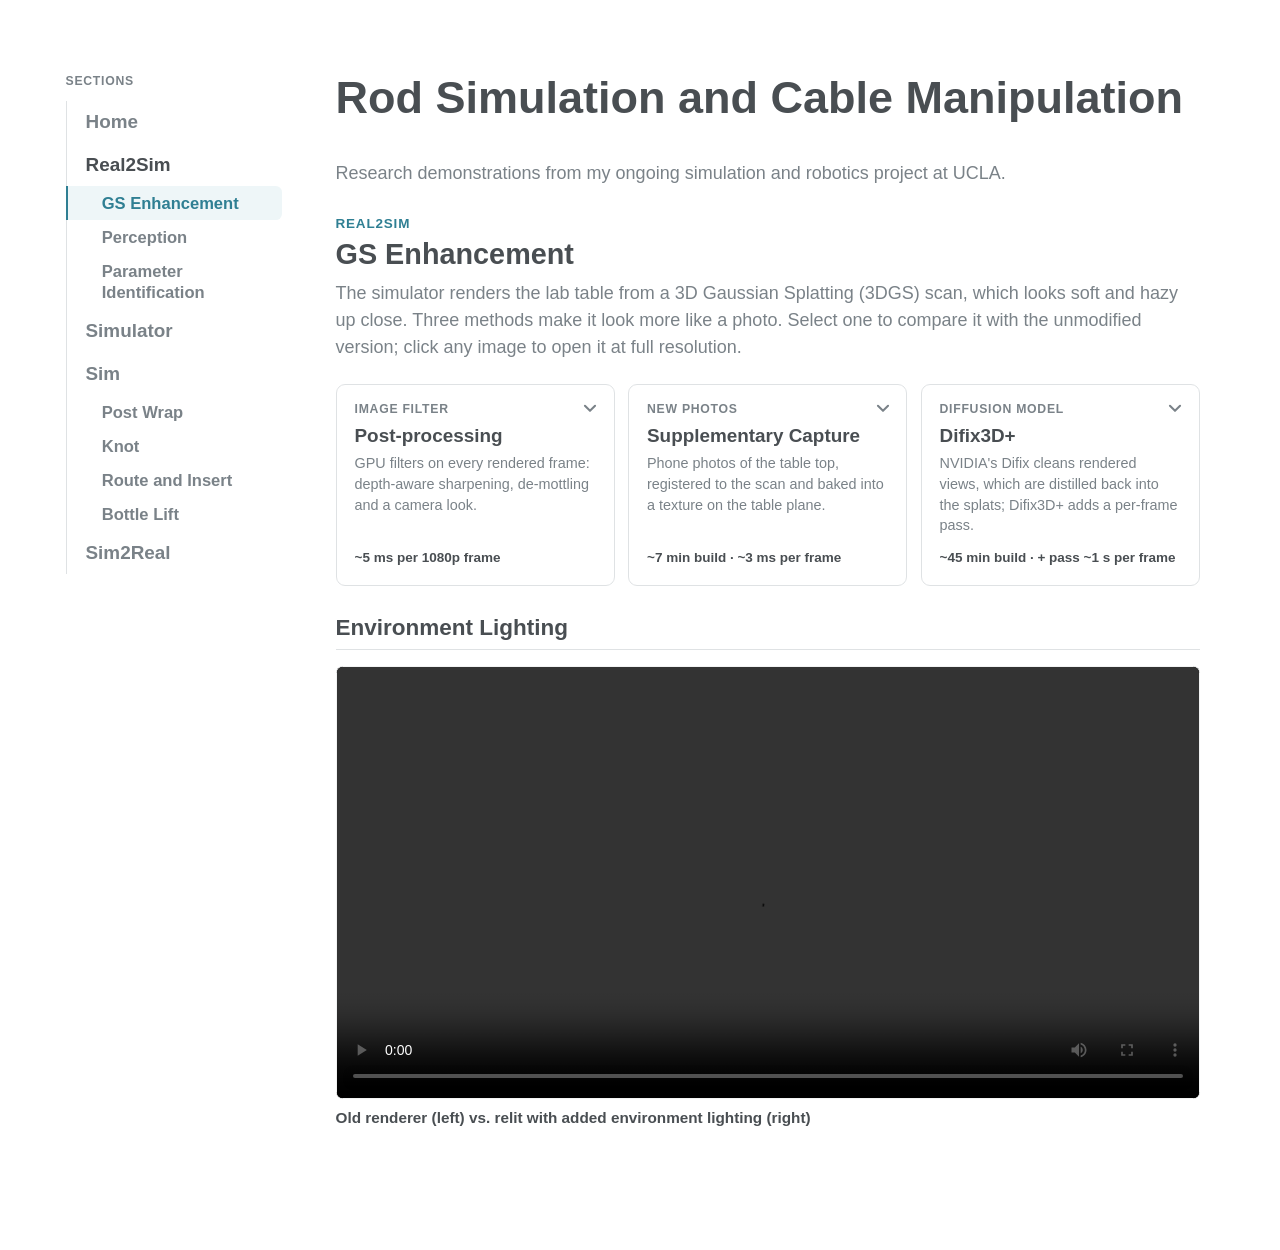
<file: gs-enhancement.html>
<!doctype html>
<html lang="en">
<head>
  <meta charset="utf-8">
  <meta name="viewport" content="width=device-width, initial-scale=1">
  <title>GS Enhancement · Rod Simulation and Cable Manipulation</title>
  <meta name="description" content="Research demonstrations from an ongoing simulation and robotics project at UCLA.">
  <meta name="robots" content="noindex, nofollow">
  <link rel="icon" type="image/svg+xml" href="https://yukunethanzhou.github.io/images/favicon.svg">
  <link rel="icon" type="image/png" sizes="32x32" href="https://yukunethanzhou.github.io/images/favicon-32x32.png">
  <link rel="stylesheet" href="site.css">
  <style>
    .gs-opt__intro {
      margin: 0 0 1.25rem;
      color: var(--text-light);
    }

    .gs-opt__methods {
      display: grid;
      grid-template-columns: repeat(3, minmax(0, 1fr));
      gap: 0.75rem;
    }

    .gs-opt__method {
      position: relative;
      display: flex;
      flex-direction: column;
      align-items: flex-start;
      gap: 0.3rem;
      padding: 0.85rem 1rem 0.95rem;
      color: inherit;
      font: inherit;
      text-align: left;
      background: var(--bg);
      border: 1px solid var(--line);
      border-radius: 0.5rem;
      cursor: pointer;
      transition: border-color 0.15s ease, background-color 0.15s ease, box-shadow 0.15s ease;
    }

    .gs-opt__method:hover {
      border-color: var(--line-strong);
    }

    .gs-opt__method:focus-visible {
      outline: 2px solid var(--accent);
      outline-offset: 2px;
    }

    .gs-opt__method[aria-expanded="true"] {
      background: var(--accent-soft);
      border-color: var(--accent);
      box-shadow: inset 0 0 0 1px var(--accent);
    }

    .gs-opt__kicker {
      padding-right: 1.5rem;
      color: var(--text-light);
      font-size: 0.68rem;
      font-weight: 600;
      letter-spacing: 0.06em;
      text-transform: uppercase;
    }

    .gs-opt__name {
      font-size: 1.05rem;
      font-weight: 700;
      line-height: 1.25;
    }

    .gs-opt__desc {
      color: var(--text-light);
      font-size: 0.8rem;
      line-height: 1.45;
    }

    .gs-opt__cost {
      margin-top: auto;
      padding-top: 0.35rem;
      font-size: 0.75rem;
      font-weight: 600;
    }

    .gs-opt__chevron {
      position: absolute;
      top: 0.8rem;
      right: 0.8rem;
      width: 1rem;
      height: 1rem;
      color: var(--text-light);
      transition: transform 0.2s ease;
    }

    .gs-opt__method[aria-expanded="true"] .gs-opt__chevron {
      color: var(--accent);
      transform: rotate(180deg);
    }

    .gs-opt__panel[hidden] {
      display: none;
    }

    .gs-opt__panel h3 {
      margin: 1.75rem 0 0.5rem;
      font-size: 1.15rem;
      line-height: 1.3;
    }

    .gs-opt__lead {
      margin: 0 0 0.75rem;
      font-size: 0.9rem;
    }

    .gs-opt__facts {
      display: flex;
      flex-wrap: wrap;
      gap: 0.4rem;
      margin: 0 0 1.5rem;
      padding: 0;
      list-style: none;
    }

    .gs-opt__facts li {
      padding: 0.1rem 0.6rem;
      font-size: 0.75rem;
      border: 1px solid var(--line);
      border-radius: 999px;
    }

    .cmp {
      margin: 0 0 2rem;
    }

    .cmp__head {
      display: grid;
      grid-template-columns: repeat(var(--cols, 2), minmax(0, 1fr));
      column-gap: var(--gap, 0);
      margin-bottom: 0.4rem;
    }

    .cmp__head > span {
      padding-bottom: 0.3rem;
      font-size: 0.75rem;
      font-weight: 600;
      line-height: 1.3;
      text-align: center;
      border-bottom: 2px solid var(--accent);
    }

    .cmp__head > .is-base {
      color: var(--text-light);
      border-bottom-color: var(--line-strong);
    }

    .cmp__head--sticky {
      position: sticky;
      top: var(--sticky-offset);
      z-index: 1;
      padding-top: 0.5rem;
      background: var(--bg);
    }

    .cmp__zoom + .cmp__head {
      margin-top: 0.9rem;
    }

    .cmp__zoom {
      display: block;
      cursor: zoom-in;
    }

    .cmp__zoom img {
      display: block;
      width: 100%;
      height: auto;
      border: 1px solid var(--border);
      border-radius: 0.35rem;
      background: var(--border);
    }

    .cmp__row-title {
      margin: 1rem 0 0.35rem;
      font-size: 0.85rem;
      font-weight: 600;
    }

    .cmp figcaption {
      margin-top: 0.55rem;
      color: var(--text-light);
      font-size: 0.82rem;
      line-height: 1.45;
    }

    @media (max-width: 599px) {
      .gs-opt__methods {
        gap: 0.5rem;
      }

      .gs-opt__method {
        align-items: center;
        gap: 0.35rem;
        padding: 0.7rem 0.4rem 0.55rem;
        text-align: center;
      }

      .gs-opt__kicker,
      .gs-opt__desc,
      .gs-opt__cost {
        display: none;
      }

      .gs-opt__name {
        margin: auto 0;
        font-size: 0.85rem;
      }

      .gs-opt__chevron {
        position: static;
      }

      .cmp__head > span {
        font-size: 0.68rem;
      }
    }
  </style>
</head>
<body>
  <div class="site-bar">
    <button type="button" class="site-bar__menu" aria-controls="site-nav" aria-expanded="false" aria-label="Open sections">
      <svg viewBox="0 0 20 20" aria-hidden="true" focusable="false"><path d="M3 5.5h14M3 10h14M3 14.5h14" fill="none" stroke="currentColor" stroke-width="1.8" stroke-linecap="round"/></svg>
    </button>
    <span class="site-bar__title">GS Enhancement</span>
  </div>
  <div class="site-scrim"></div>

  <div class="standalone-project">
    <nav class="site-nav" id="site-nav" aria-label="Sections">
      <div class="site-nav__head">
        <span class="site-nav__label">Sections</span>
        <button type="button" class="site-nav__close" aria-label="Close sections">
          <svg viewBox="0 0 20 20" aria-hidden="true" focusable="false"><path d="M5 5l10 10M15 5L5 15" fill="none" stroke="currentColor" stroke-width="1.8" stroke-linecap="round"/></svg>
        </button>
      </div>
      <ul class="site-nav__list">
        <li><a class="site-nav__link" href="index.html">Home</a></li>
        <li>
          <a class="site-nav__link is-active" href="gs-enhancement.html">Real2Sim</a>
          <ul class="site-nav__sub">
            <li><a class="site-nav__link site-nav__link--sub" href="gs-enhancement.html" aria-current="page">GS Enhancement</a></li>
            <li><a class="site-nav__link site-nav__link--sub" href="perception.html">Perception</a></li>
            <li><a class="site-nav__link site-nav__link--sub" href="parameter-identification.html">Parameter Identification</a></li>
          </ul>
        </li>
        <li><a class="site-nav__link" href="simulator.html">Simulator</a></li>
        <li>
          <a class="site-nav__link" href="sim.html">Sim</a>
          <ul class="site-nav__sub">
            <li>
              <a class="site-nav__link site-nav__link--sub" href="post-wrap.html">Post Wrap</a>
              <ul class="site-nav__sub site-nav__sub--deep">
                <li><a class="site-nav__link site-nav__link--deep" href="post-wrap.html#mpc">MPC</a></li>
                <li>
                  <a class="site-nav__link site-nav__link--deep" href="post-wrap.html#imitation-learning">Imitation Learning</a>
                  <ul class="site-nav__sub site-nav__sub--deeper" lang="zh-CN">
                    <li><a class="site-nav__link site-nav__link--deeper" href="post-wrap.html#il-scripted">脚本做法</a></li>
                    <li><a class="site-nav__link site-nav__link--deeper" href="post-wrap.html#il-v0">V0</a></li>
                    <li><a class="site-nav__link site-nav__link--deeper" href="post-wrap.html#il-v1">V1-纯感知版</a></li>
                    <li><a class="site-nav__link site-nav__link--deeper" href="post-wrap.html#il-v2">V2-双臂相机</a></li>
                    <li><a class="site-nav__link site-nav__link--deeper" href="post-wrap.html#il-v3">V3-pi0.5</a></li>
                    <li><a class="site-nav__link site-nav__link--deeper" href="post-wrap.html#il-v4-dp">V4-DP</a></li>
                  </ul>
                </li>
              </ul>
            </li>
            <li>
              <a class="site-nav__link site-nav__link--sub" href="knot.html">Knot</a>
              <ul class="site-nav__sub site-nav__sub--deep">
                <li><a class="site-nav__link site-nav__link--deep" href="knot.html#scripted-expert">Scripted Expert</a></li>
              </ul>
            </li>
            <li>
              <a class="site-nav__link site-nav__link--sub" href="route-insert.html">Route and Insert</a>
              <ul class="site-nav__sub site-nav__sub--deep">
                <li><a class="site-nav__link site-nav__link--deep" href="route-insert.html#scripted-expert">Scripted Expert</a></li>
              </ul>
            </li>
            <li>
              <a class="site-nav__link site-nav__link--sub" href="bottle-lift.html">Bottle Lift</a>
              <ul class="site-nav__sub site-nav__sub--deep">
                <li><a class="site-nav__link site-nav__link--deep" href="bottle-lift.html#scripted-expert">Scripted Expert</a></li>
              </ul>
            </li>
          </ul>
        </li>
        <li><a class="site-nav__link" href="sim2real.html">Sim2Real</a></li>
      </ul>
    </nav>

    <main id="main">
      <header class="standalone-project__header">
        <h1>Rod Simulation and Cable Manipulation</h1>
      </header>

      <p class="media-page__intro">Research demonstrations from my ongoing simulation and robotics project at UCLA.</p>

      <section class="page-section gs-opt" id="gs-optimization" aria-labelledby="gs-opt-title">
        <p class="page-section__kicker">Real2Sim</p>
        <h2 class="page-section__title" id="gs-opt-title">GS Enhancement</h2>
        <p class="gs-opt__intro">The simulator renders the lab table from a 3D Gaussian Splatting (3DGS) scan, which looks soft and hazy up close. Three methods make it look more like a photo. Select one to compare it with the unmodified version; click any image to open it at full resolution.</p>

        <div class="gs-opt__methods">
          <button type="button" class="gs-opt__method" id="gs-opt-postfx-tab" aria-expanded="false" aria-controls="gs-opt-postfx">
            <span class="gs-opt__kicker">Image filter</span>
            <span class="gs-opt__name">Post-processing</span>
            <span class="gs-opt__desc">GPU filters on every rendered frame: depth-aware sharpening, de-mottling and a camera look.</span>
            <span class="gs-opt__cost">~5 ms per 1080p frame</span>
            <svg class="gs-opt__chevron" viewBox="0 0 16 16" aria-hidden="true" focusable="false"><path d="M3.5 6l4.5 4.5L12.5 6" fill="none" stroke="currentColor" stroke-width="1.8" stroke-linecap="round" stroke-linejoin="round"/></svg>
          </button>

          <button type="button" class="gs-opt__method" id="gs-opt-capture-tab" aria-expanded="false" aria-controls="gs-opt-capture">
            <span class="gs-opt__kicker">New photos</span>
            <span class="gs-opt__name">Supplementary Capture</span>
            <span class="gs-opt__desc">Phone photos of the table top, registered to the scan and baked into a texture on the table plane.</span>
            <span class="gs-opt__cost">~7 min build · ~3 ms per frame</span>
            <svg class="gs-opt__chevron" viewBox="0 0 16 16" aria-hidden="true" focusable="false"><path d="M3.5 6l4.5 4.5L12.5 6" fill="none" stroke="currentColor" stroke-width="1.8" stroke-linecap="round" stroke-linejoin="round"/></svg>
          </button>

          <button type="button" class="gs-opt__method" id="gs-opt-difix-tab" aria-expanded="false" aria-controls="gs-opt-difix">
            <span class="gs-opt__kicker">Diffusion model</span>
            <span class="gs-opt__name">Difix3D+</span>
            <span class="gs-opt__desc">NVIDIA's Difix cleans rendered views, which are distilled back into the splats; Difix3D+ adds a per-frame pass.</span>
            <span class="gs-opt__cost">~45 min build · + pass ~1 s per frame</span>
            <svg class="gs-opt__chevron" viewBox="0 0 16 16" aria-hidden="true" focusable="false"><path d="M3.5 6l4.5 4.5L12.5 6" fill="none" stroke="currentColor" stroke-width="1.8" stroke-linecap="round" stroke-linejoin="round"/></svg>
          </button>
        </div>

        <div class="gs-opt__panel" id="gs-opt-postfx" role="region" aria-labelledby="gs-opt-postfx-title" hidden>
          <h3 id="gs-opt-postfx-title">Post-processing vs. original render</h3>
          <p class="gs-opt__lead">A GPU chain runs on each rendered frame: multi-band sharpening scaled by per-pixel depth, smoothing of low-contrast splat mottling, then a tone curve, vignette, slight chromatic aberration and sensor noise. Occlusion edges are protected and depth is untouched; with the filter off, the output is bit-identical to the original renderer. It cannot add detail the scan never captured, so keyboard lettering stays blurry.</p>
          <ul class="gs-opt__facts">
            <li>~4–5 ms per 1080p frame</li>
            <li>Presets: photo, crisp, neutral</li>
            <li>Scene data unchanged</li>
          </ul>

          <figure class="cmp">
            <div class="cmp__head" style="--cols: 3; --gap: 0.33%">
              <span class="is-base">Original render</span>
              <span>Photo preset (default)</span>
              <span>Crisp preset (sharpening only)</span>
            </div>
            <a class="cmp__zoom" href="images/gs-optimization/postfx-crops-2x.webp" target="_blank" rel="noopener" title="Open full resolution">
              <img src="images/gs-optimization/postfx-crops-2x.webp" width="1812" height="1378" loading="lazy" decoding="async" alt="2x crops of the keyboard, an arm base, a mat corner and the desk mat in three columns: original render, photo preset, crisp preset.">
            </a>
            <figcaption>2× crops: keyboard, arm base and cables, mat corner with the mouse, desk mat.</figcaption>
          </figure>

          <figure class="cmp">
            <div class="cmp__head">
              <span class="is-base">Original render</span>
              <span>Photo preset</span>
            </div>
            <a class="cmp__zoom" href="images/gs-optimization/postfx-left-arm-split.webp" target="_blank" rel="noopener" title="Open full resolution">
              <img src="images/gs-optimization/postfx-left-arm-split.webp" width="960" height="720" loading="lazy" decoding="async" alt="Left-arm camera frame split down the middle: original render on the left half, photo preset on the right half.">
            </a>
            <figcaption>Left-arm camera, one frame split down the middle.</figcaption>
          </figure>
        </div>

        <div class="gs-opt__panel" id="gs-opt-capture" role="region" aria-labelledby="gs-opt-capture-title" hidden>
          <h3 id="gs-opt-capture-title">Supplementary capture vs. original scan</h3>
          <p class="gs-opt__lead">In the scan, the table top is a 1–3 cm layer of semi-transparent splats, so it looks hazy from every angle. Four new phone photos of the table were registered to the scan and stitched into a texture on the physical table plane, with the arms, monitor and mouse masked out. The texture replaces about 120,000 haze splats, and the table depth now matches the collision plane (the scan sat about 4 mm low). Objects on the table still come from the scan, and the ~17% of the table no photo saw (under the arms, in front of the monitor) is filled smoothly. Cables appear where they lay when the photos were taken, not where they were during the scan.</p>
          <ul class="gs-opt__facts">
            <li>4 phone photos</li>
            <li>0.5 mm per texel</li>
            <li>~1 mm alignment to the scan</li>
            <li>~2.7 ms per frame</li>
          </ul>

          <figure class="cmp">
            <div class="cmp__head cmp__head--sticky">
              <span class="is-base">Original scan</span>
              <span>Photo table texture</span>
            </div>
            <p class="cmp__row-title">Pole camera over the arm workspace</p>
            <a class="cmp__zoom" href="images/gs-optimization/capture-pole-camera.webp" target="_blank" rel="noopener" title="Open full resolution">
              <img src="images/gs-optimization/capture-pole-camera.webp" width="2560" height="720" loading="lazy" decoding="async" alt="Pole camera view of the table: original scan on the left, photo table texture on the right.">
            </a>
            <p class="cmp__row-title">Oblique close-up of the desk mat</p>
            <a class="cmp__zoom" href="images/gs-optimization/capture-mat-oblique.webp" target="_blank" rel="noopener" title="Open full resolution">
              <img src="images/gs-optimization/capture-mat-oblique.webp" width="2560" height="800" loading="lazy" decoding="async" alt="Oblique close-up of the desk mat: original scan on the left, photo table texture on the right.">
            </a>
            <p class="cmp__row-title">Close-up of the left white board</p>
            <a class="cmp__zoom" href="images/gs-optimization/capture-left-board.webp" target="_blank" rel="noopener" title="Open full resolution">
              <img src="images/gs-optimization/capture-left-board.webp" width="2560" height="800" loading="lazy" decoding="async" alt="Close-up of the left white board: original scan on the left, photo table texture on the right.">
            </a>
            <p class="cmp__row-title">Left-arm camera</p>
            <a class="cmp__zoom" href="images/gs-optimization/capture-left-arm.webp" target="_blank" rel="noopener" title="Open full resolution">
              <img src="images/gs-optimization/capture-left-arm.webp" width="1920" height="720" loading="lazy" decoding="async" alt="Left-arm camera view: original scan on the left, photo table texture on the right.">
            </a>
            <p class="cmp__row-title">Front view from 1.3 m</p>
            <a class="cmp__zoom" href="images/gs-optimization/capture-front.webp" target="_blank" rel="noopener" title="Open full resolution">
              <img src="images/gs-optimization/capture-front.webp" width="2400" height="800" loading="lazy" decoding="async" alt="Front view of the table from 1.3 m: original scan on the left, photo table texture on the right.">
            </a>
            <figcaption>Same camera and render settings in each pair.</figcaption>
          </figure>
        </div>

        <div class="gs-opt__panel" id="gs-opt-difix" role="region" aria-labelledby="gs-opt-difix-title" hidden>
          <h3 id="gs-opt-difix-title">Difix3D and Difix3D+ vs. original scan</h3>
          <p class="gs-opt__lead">There are no source photos for this scan, so NVIDIA's Difix, a single-step diffusion model that removes rendering artifacts, works on rendered views instead. 384 views along the real scanner path and over the table were rendered, fixed with Difix and distilled back into the splats over four rounds, with depth held to the original scan. The result, Difix3D, is a new splat set that still renders in real time. Difix3D+ runs Difix once more on each final frame, which only works offline. Both look much cleaner, but the added detail is generated rather than measured: small lettering such as the “Lenovo” logo gets rewritten.</p>
          <ul class="gs-opt__facts">
            <li>738,669 → 1,028,126 splats</li>
            <li>1080p render 20.9 → 25.5 ms</li>
            <li>~45 min distillation</li>
            <li>Difix3D+ ~1 s per frame</li>
          </ul>

          <figure class="cmp">
            <div class="cmp__head" style="--cols: 3">
              <span class="is-base">Original scan</span>
              <span>Difix3D (distilled splats)</span>
              <span>Difix3D+ (+ per-frame Difix)</span>
            </div>
            <a class="cmp__zoom" href="images/gs-optimization/difix3d-sim-left-arm.webp" target="_blank" rel="noopener" title="Open full resolution">
              <img src="images/gs-optimization/difix3d-sim-left-arm.webp" width="2880" height="720" loading="lazy" decoding="async" alt="Left-arm camera in the simulator with the URDF arm, three columns: original scan, Difix3D, Difix3D+.">
            </a>
            <figcaption>Left-arm camera in the simulator renderer, with the same URDF arm in all three.</figcaption>
          </figure>

          <figure class="cmp">
            <div class="cmp__head">
              <span class="is-base">Original scan</span>
              <span>Difix3D after 3 rounds (white specks)</span>
            </div>
            <a class="cmp__zoom" href="images/gs-optimization/difix3d-mat-top.webp" target="_blank" rel="noopener" title="Open full resolution">
              <img src="images/gs-optimization/difix3d-mat-top.webp" width="1200" height="350" loading="lazy" decoding="async" alt="Desk mat from the pole camera: original scan, and Difix3D after three rounds with white specks on the mat.">
            </a>
            <div class="cmp__head">
              <span>Difix3D final (round 4, specks removed)</span>
              <span>Difix3D+ final</span>
            </div>
            <a class="cmp__zoom" href="images/gs-optimization/difix3d-mat-bottom.webp" target="_blank" rel="noopener" title="Open full resolution">
              <img src="images/gs-optimization/difix3d-mat-bottom.webp" width="1200" height="350" loading="lazy" decoding="async" alt="Desk mat from the pole camera: final Difix3D with the specks removed, and final Difix3D+.">
            </a>
            <figcaption>Desk mat from the pole camera. Difix turned scan noise on the black mat into white specks; a fourth round removes them.</figcaption>
          </figure>

          <figure class="cmp">
            <div class="cmp__head">
              <span class="is-base">Original scan</span>
              <span>Difix 2D (per image)</span>
            </div>
            <a class="cmp__zoom" href="images/gs-optimization/difix3d-keyboard-top.webp" target="_blank" rel="noopener" title="Open full resolution">
              <img src="images/gs-optimization/difix3d-keyboard-top.webp" width="1200" height="340" loading="lazy" decoding="async" alt="Monitor and keyboard: original scan, and Difix applied to the rendered image alone.">
            </a>
            <div class="cmp__head">
              <span>Difix3D (final splats)</span>
              <span>Difix3D+ (final)</span>
            </div>
            <a class="cmp__zoom" href="images/gs-optimization/difix3d-keyboard-bottom.webp" target="_blank" rel="noopener" title="Open full resolution">
              <img src="images/gs-optimization/difix3d-keyboard-bottom.webp" width="1200" height="340" loading="lazy" decoding="async" alt="Monitor and keyboard: Difix3D final splats, and Difix3D+.">
            </a>
            <figcaption>Monitor and keyboard: cleaner and sharper, but the “Lenovo” logo is rewritten.</figcaption>
          </figure>
        </div>

        <section class="page-subsection" id="environment-light" aria-labelledby="environment-light-title">
          <h3 class="page-subsection__title" id="environment-light-title">Environment Lighting</h3>

          <div class="media-gallery">
            <figure class="media-gallery__item media-gallery__item--wide">
              <div class="media-gallery__media">
                <video controls playsinline preload="metadata" aria-label="3DGS scene: old renderer (left) vs. relit with added environment lighting (right)">
                  <source src="videos/3dgs_environment_light.mp4" type="video/mp4">
                </video>
              </div>
              <figcaption>Old renderer (left) vs. relit with added environment lighting (right)</figcaption>
            </figure>
          </div>
        </section>
      </section>
    </main>
  </div>

  <script src="site.js"></script>
  <script>
    (function () {
      var buttons = Array.prototype.slice.call(document.querySelectorAll(".gs-opt__method"));

      buttons.forEach(function (button) {
        button.addEventListener("click", function () {
          var opening = button.getAttribute("aria-expanded") !== "true";

          buttons.forEach(function (other) {
            var open = opening && other === button;
            other.setAttribute("aria-expanded", open ? "true" : "false");
            document.getElementById(other.getAttribute("aria-controls")).hidden = !open;
          });
        });
      });

      // a link to one method (gs-enhancement.html#gs-opt-difix, from the Home overview) opens its panel
      var panel = location.hash && document.getElementById(location.hash.slice(1));
      var opener = panel && document.querySelector('.gs-opt__method[aria-controls="' + panel.id + '"]');
      if (opener) {
        opener.click();
        // jump there like a normal anchor; the page's smooth scrolling can stall while it is still loading
        var root = document.documentElement;
        root.style.scrollBehavior = "auto";
        panel.scrollIntoView();
        root.style.scrollBehavior = "";
      }
    })();
  </script>
</body>
</html>
</file>
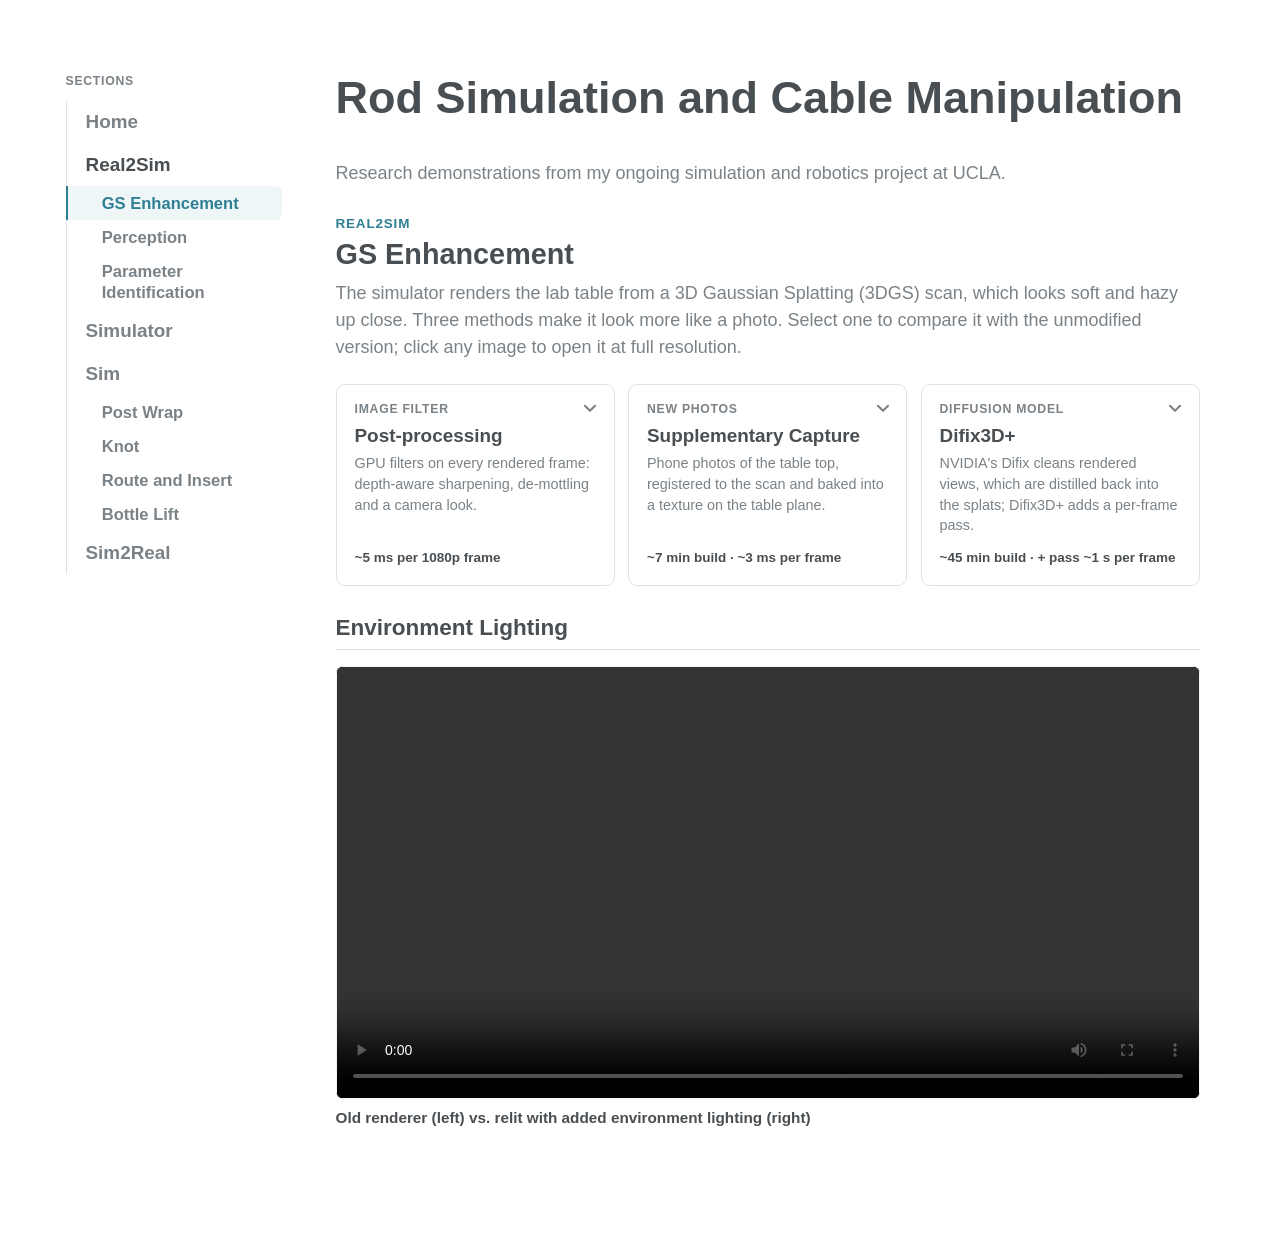
<file: gs-optimization.html>
<!doctype html>
<html lang="en">
<head>
  <meta charset="utf-8">
  <meta name="viewport" content="width=device-width, initial-scale=1">
  <title>GS Enhancement · Rod Simulation and Cable Manipulation</title>
  <meta name="robots" content="noindex, nofollow">
  <!-- GS Optimization was renamed to GS Enhancement (Real2Sim); keep old links working -->
  <meta http-equiv="refresh" content="0; url=gs-enhancement.html">
  <script>
    location.replace("gs-enhancement.html" + location.hash);
  </script>
</head>
<body>
  <p>This page moved to <a href="gs-enhancement.html">GS Enhancement</a>.</p>
</body>
</html>
</file>
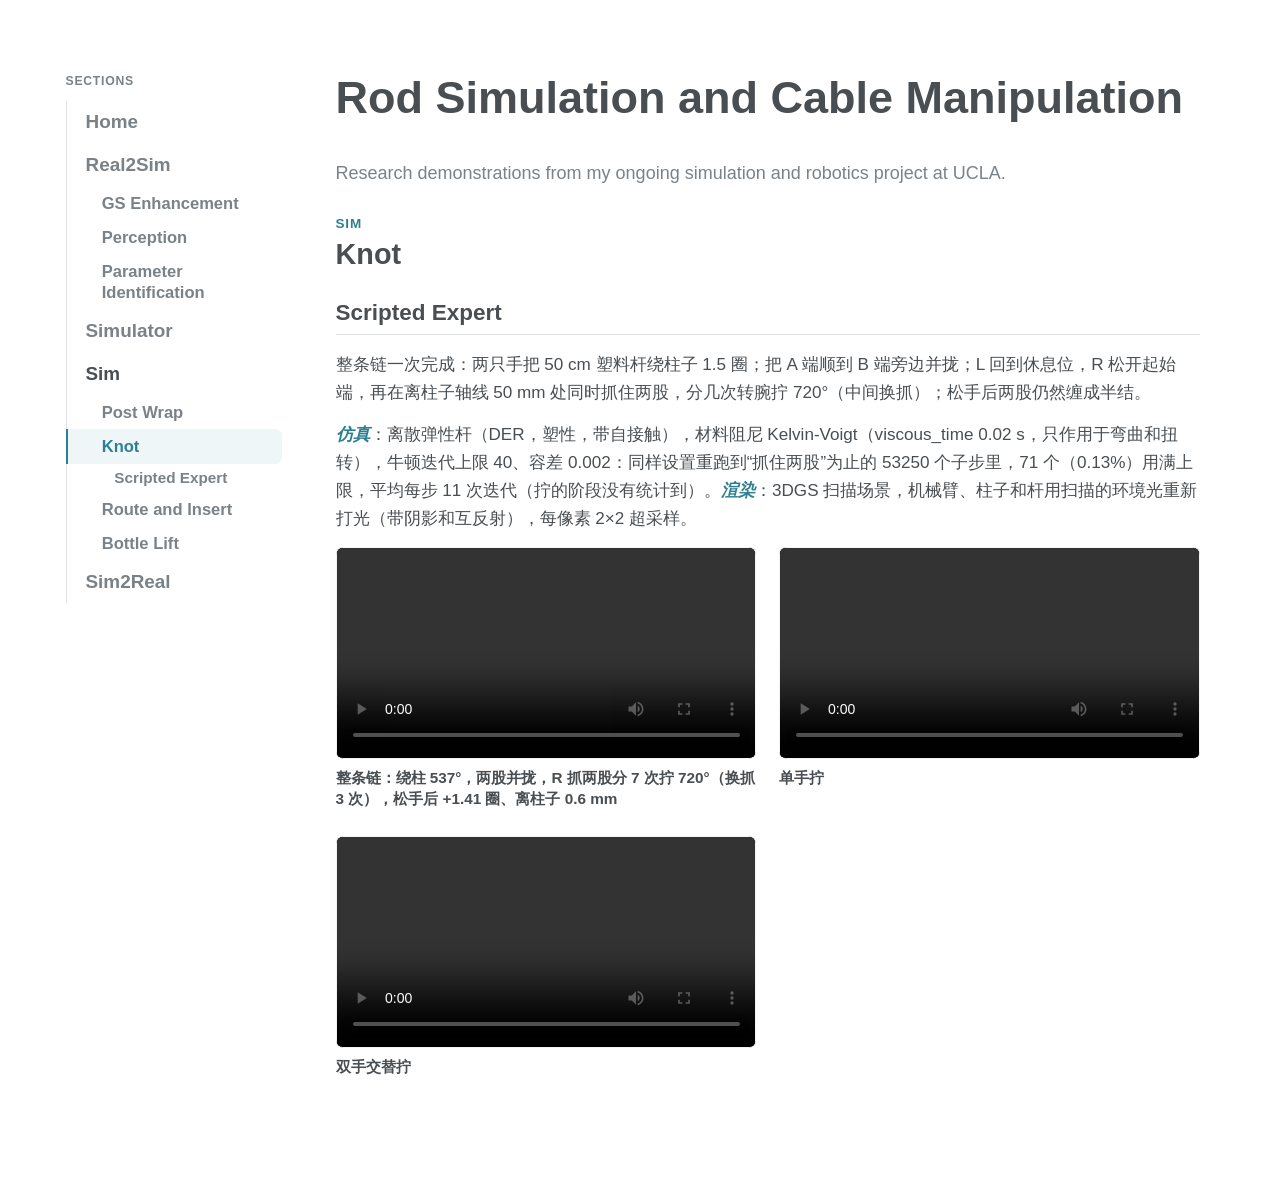
<file: knot.html>
<!doctype html>
<html lang="en">
<head>
  <meta charset="utf-8">
  <meta name="viewport" content="width=device-width, initial-scale=1">
  <title>Knot · Rod Simulation and Cable Manipulation</title>
  <meta name="description" content="Research demonstrations from an ongoing simulation and robotics project at UCLA.">
  <meta name="robots" content="noindex, nofollow">
  <link rel="icon" type="image/svg+xml" href="https://yukunethanzhou.github.io/images/favicon.svg">
  <link rel="icon" type="image/png" sizes="32x32" href="https://yukunethanzhou.github.io/images/favicon-32x32.png">
  <link rel="stylesheet" href="site.css">
</head>
<body>
  <div class="site-bar">
    <button type="button" class="site-bar__menu" aria-controls="site-nav" aria-expanded="false" aria-label="Open sections">
      <svg viewBox="0 0 20 20" aria-hidden="true" focusable="false"><path d="M3 5.5h14M3 10h14M3 14.5h14" fill="none" stroke="currentColor" stroke-width="1.8" stroke-linecap="round"/></svg>
    </button>
    <span class="site-bar__title">Knot</span>
  </div>
  <div class="site-scrim"></div>

  <div class="standalone-project">
    <nav class="site-nav" id="site-nav" aria-label="Sections">
      <div class="site-nav__head">
        <span class="site-nav__label">Sections</span>
        <button type="button" class="site-nav__close" aria-label="Close sections">
          <svg viewBox="0 0 20 20" aria-hidden="true" focusable="false"><path d="M5 5l10 10M15 5L5 15" fill="none" stroke="currentColor" stroke-width="1.8" stroke-linecap="round"/></svg>
        </button>
      </div>
      <ul class="site-nav__list">
        <li><a class="site-nav__link" href="index.html">Home</a></li>
        <li>
          <a class="site-nav__link" href="gs-enhancement.html">Real2Sim</a>
          <ul class="site-nav__sub">
            <li><a class="site-nav__link site-nav__link--sub" href="gs-enhancement.html">GS Enhancement</a></li>
            <li><a class="site-nav__link site-nav__link--sub" href="perception.html">Perception</a></li>
            <li><a class="site-nav__link site-nav__link--sub" href="parameter-identification.html">Parameter Identification</a></li>
          </ul>
        </li>
        <li><a class="site-nav__link" href="simulator.html">Simulator</a></li>
        <li>
          <a class="site-nav__link is-active" href="sim.html">Sim</a>
          <ul class="site-nav__sub">
            <li>
              <a class="site-nav__link site-nav__link--sub" href="post-wrap.html">Post Wrap</a>
              <ul class="site-nav__sub site-nav__sub--deep">
                <li><a class="site-nav__link site-nav__link--deep" href="post-wrap.html#mpc">MPC</a></li>
                <li>
                  <a class="site-nav__link site-nav__link--deep" href="post-wrap.html#imitation-learning">Imitation Learning</a>
                  <ul class="site-nav__sub site-nav__sub--deeper" lang="zh-CN">
                    <li><a class="site-nav__link site-nav__link--deeper" href="post-wrap.html#il-scripted">脚本做法</a></li>
                    <li><a class="site-nav__link site-nav__link--deeper" href="post-wrap.html#il-v0">V0</a></li>
                    <li><a class="site-nav__link site-nav__link--deeper" href="post-wrap.html#il-v1">V1-纯感知版</a></li>
                    <li><a class="site-nav__link site-nav__link--deeper" href="post-wrap.html#il-v2">V2-双臂相机</a></li>
                    <li><a class="site-nav__link site-nav__link--deeper" href="post-wrap.html#il-v3">V3-pi0.5</a></li>
                    <li><a class="site-nav__link site-nav__link--deeper" href="post-wrap.html#il-v4-dp">V4-DP</a></li>
                  </ul>
                </li>
              </ul>
            </li>
            <li>
              <a class="site-nav__link site-nav__link--sub" href="knot.html" aria-current="page">Knot</a>
              <ul class="site-nav__sub site-nav__sub--deep">
                <li><a class="site-nav__link site-nav__link--deep" href="knot.html#scripted-expert">Scripted Expert</a></li>
              </ul>
            </li>
            <li>
              <a class="site-nav__link site-nav__link--sub" href="route-insert.html">Route and Insert</a>
              <ul class="site-nav__sub site-nav__sub--deep">
                <li><a class="site-nav__link site-nav__link--deep" href="route-insert.html#scripted-expert">Scripted Expert</a></li>
              </ul>
            </li>
            <li>
              <a class="site-nav__link site-nav__link--sub" href="bottle-lift.html">Bottle Lift</a>
              <ul class="site-nav__sub site-nav__sub--deep">
                <li><a class="site-nav__link site-nav__link--deep" href="bottle-lift.html#scripted-expert">Scripted Expert</a></li>
              </ul>
            </li>
          </ul>
        </li>
        <li><a class="site-nav__link" href="sim2real.html">Sim2Real</a></li>
      </ul>
    </nav>

    <main id="main">
      <header class="standalone-project__header">
        <h1>Rod Simulation and Cable Manipulation</h1>
      </header>

      <p class="media-page__intro">Research demonstrations from my ongoing simulation and robotics project at UCLA.</p>

      <section class="page-section" id="knot" aria-labelledby="knot-title">
        <p class="page-section__kicker">Sim</p>
        <h2 class="page-section__title" id="knot-title">Knot</h2>

        <section class="page-subsection" id="scripted-expert" aria-labelledby="scripted-expert-title">
          <h3 class="page-subsection__title" id="scripted-expert-title">Scripted Expert</h3>

          <div class="page-prose" lang="zh-CN">
            <p>整条链一次完成：两只手把 50 cm 塑料杆绕柱子 1.5 圈；把 A 端顺到 B 端旁边并拢；L 回到休息位，R 松开起始端，再在离柱子轴线 50 mm 处同时抓住两股，分几次转腕拧 720°（中间换抓）；松手后两股仍然缠成半结。</p>
            <p><span class="page-prose__label">仿真</span>：离散弹性杆（DER，塑性，带自接触），材料阻尼 Kelvin-Voigt（viscous_time 0.02 s，只作用于弯曲和扭转），牛顿迭代上限 40、容差 0.002：同样设置重跑到“抓住两股”为止的 53250 个子步里，71 个（0.13%）用满上限，平均每步 11 次迭代（拧的阶段没有统计到）。<span class="page-prose__label">渲染</span>：3DGS 扫描场景，机械臂、柱子和杆用扫描的环境光重新打光（带阴影和互反射），每像素 2×2 超采样。</p>
          </div>

          <div class="media-gallery">
            <figure class="media-gallery__item">
              <div class="media-gallery__media">
                <video controls playsinline preload="metadata" aria-label="绕柱后拧成半结（整条链）">
                  <source src="videos/knot-wrap-twist.mp4" type="video/mp4">
                </video>
              </div>
              <figcaption>整条链：绕柱 537°，两股并拢，R 抓两股分 7 次拧 720°（换抓 3 次），松手后 +1.41 圈、离柱子 0.6 mm</figcaption>
            </figure>

            <figure class="media-gallery__item">
              <div class="media-gallery__media">
                <video controls playsinline preload="metadata" aria-label="单手拧">
                  <source src="videos/twist_short_v2_close.mp4" type="video/mp4">
                </video>
              </div>
              <figcaption>单手拧</figcaption>
            </figure>

            <figure class="media-gallery__item">
              <div class="media-gallery__media">
                <video controls playsinline preload="metadata" aria-label="双手交替拧">
                  <source src="videos/chain_v3_close.mp4" type="video/mp4">
                </video>
              </div>
              <figcaption>双手交替拧</figcaption>
            </figure>
          </div>
        </section>
      </section>
    </main>
  </div>

  <script src="site.js"></script>
</body>
</html>
</file>
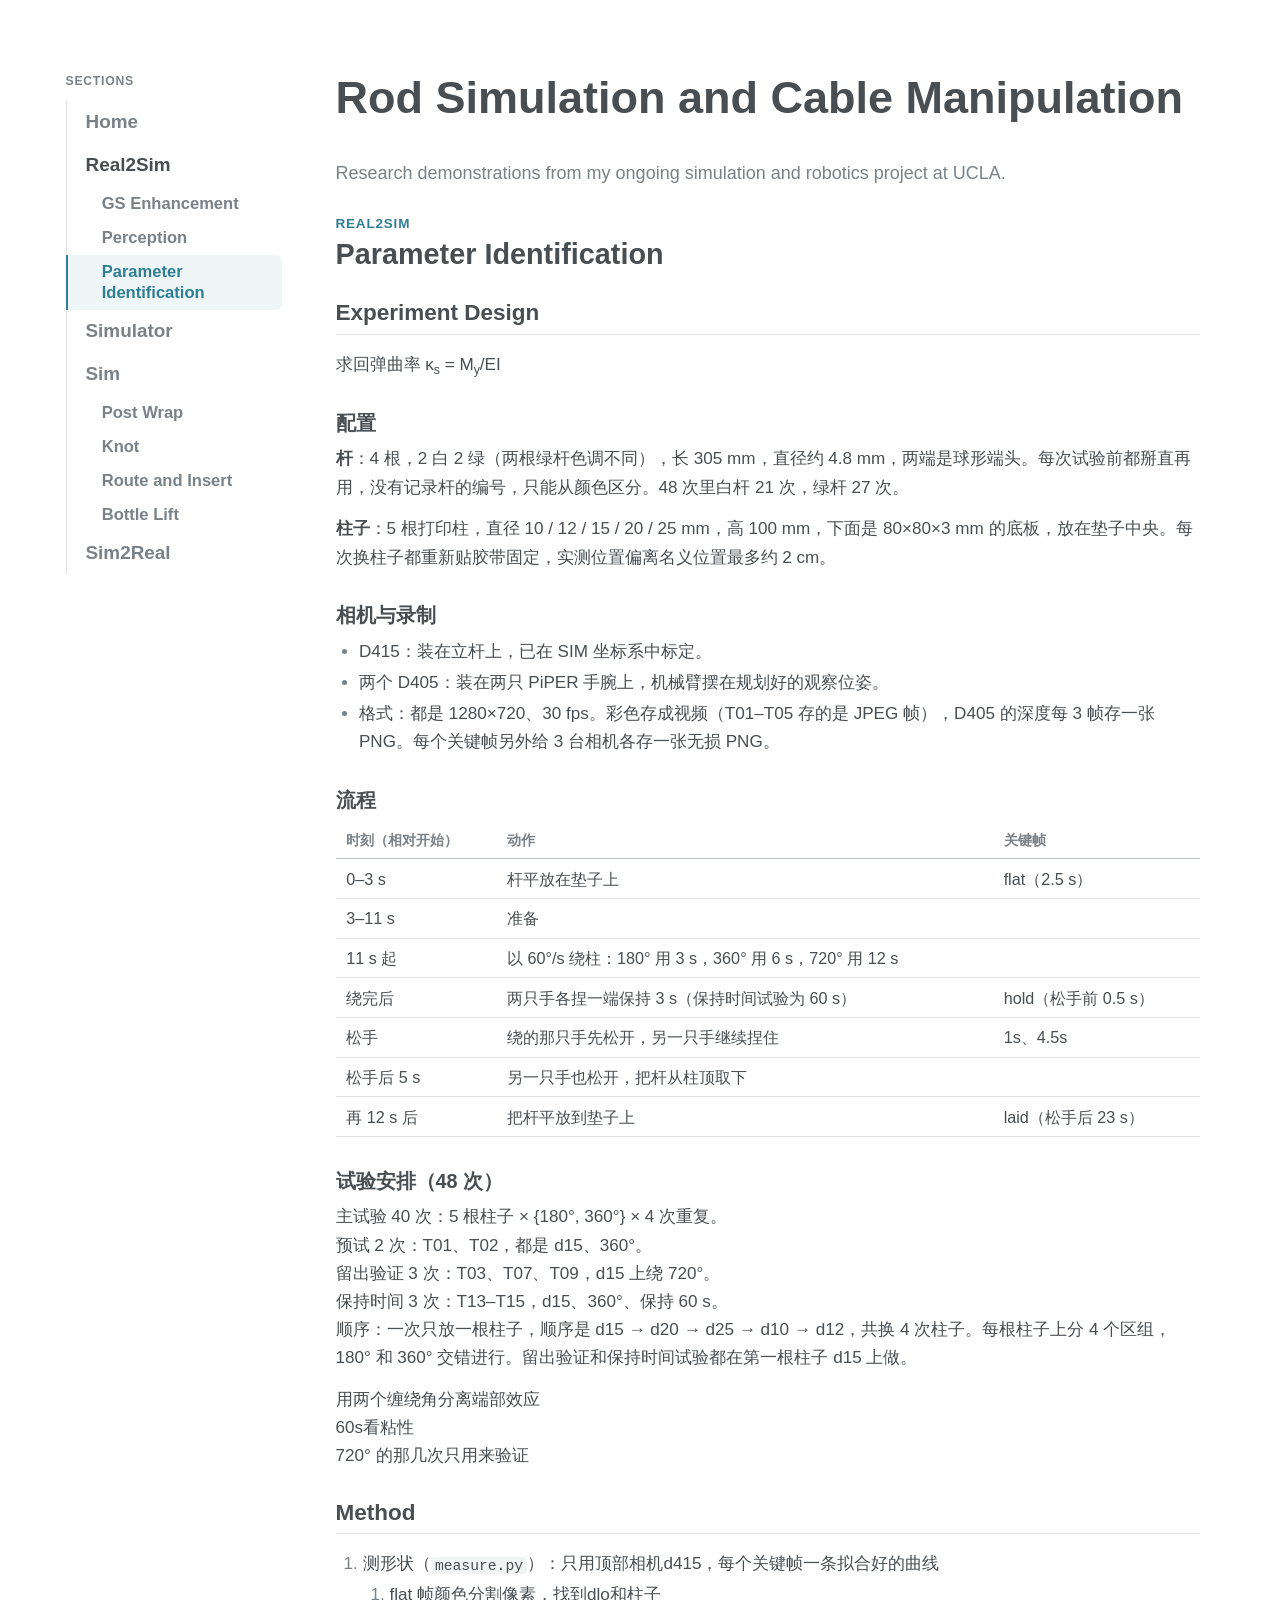
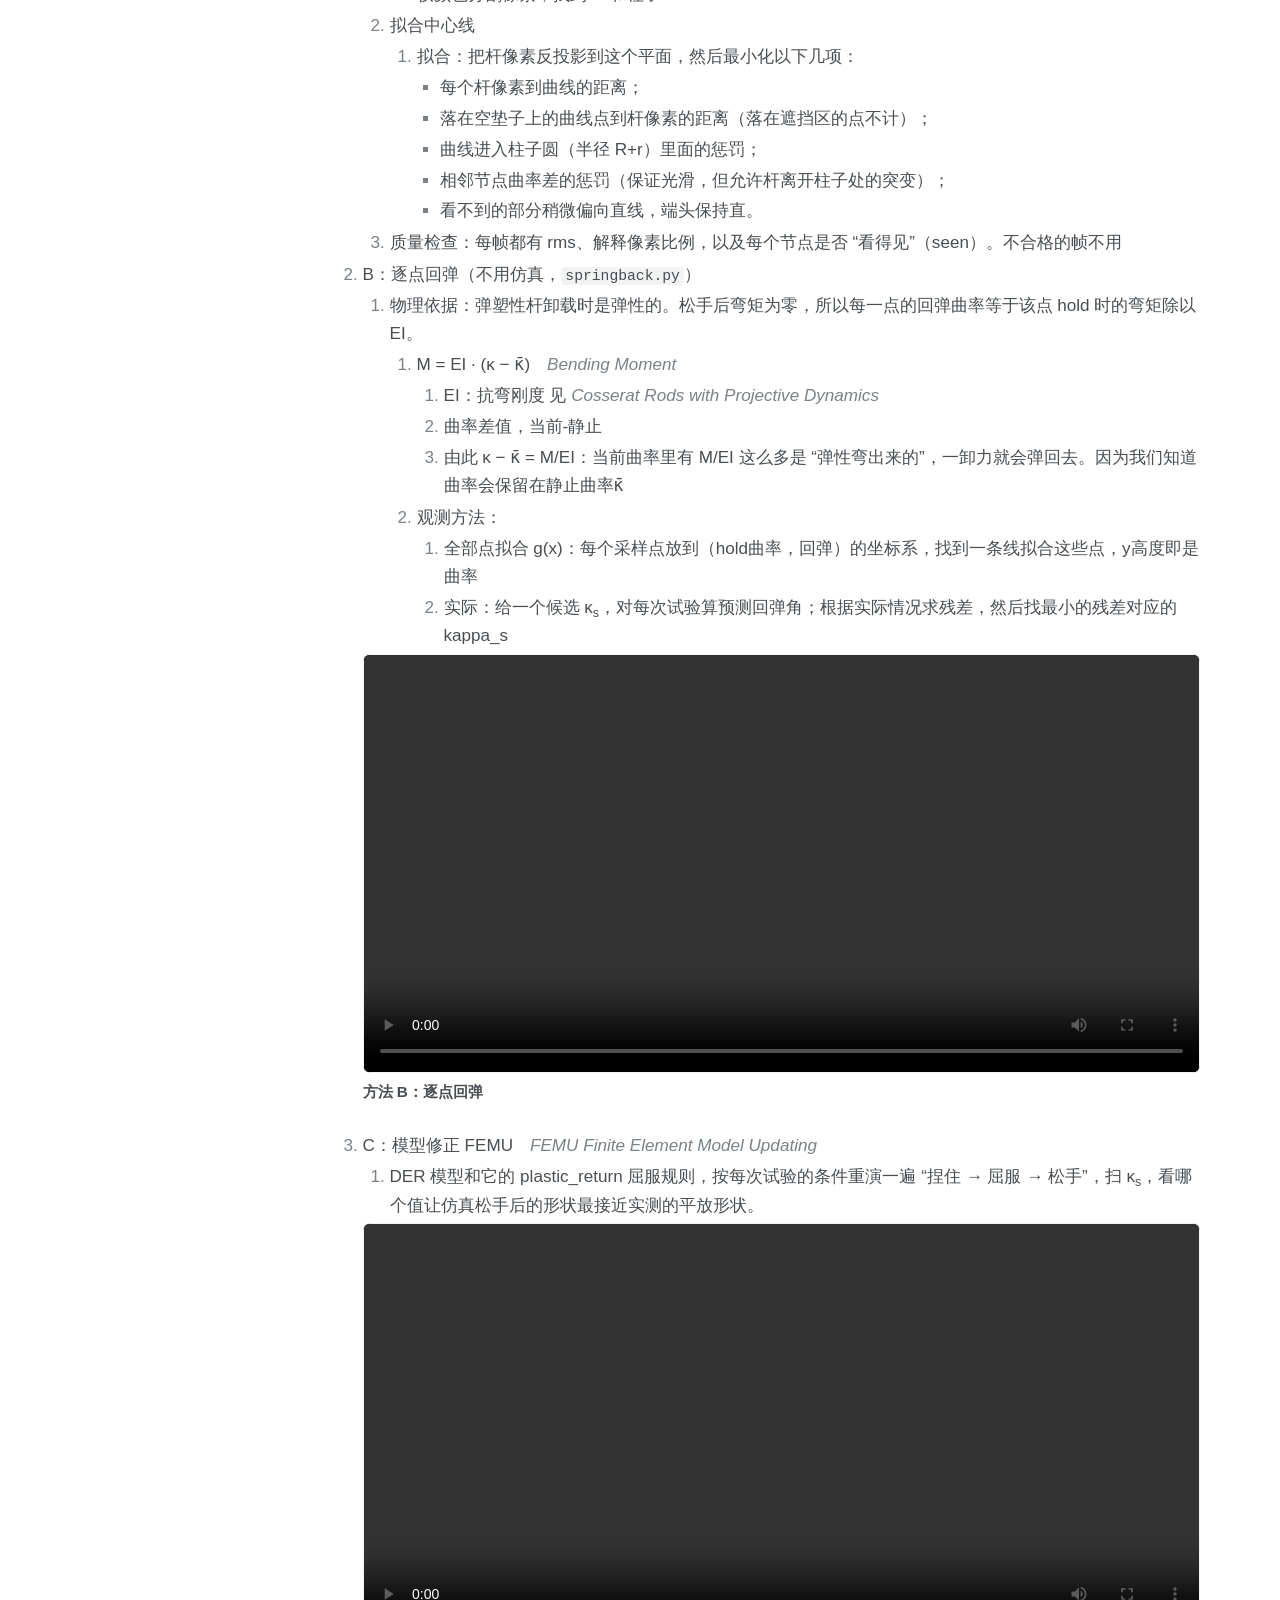
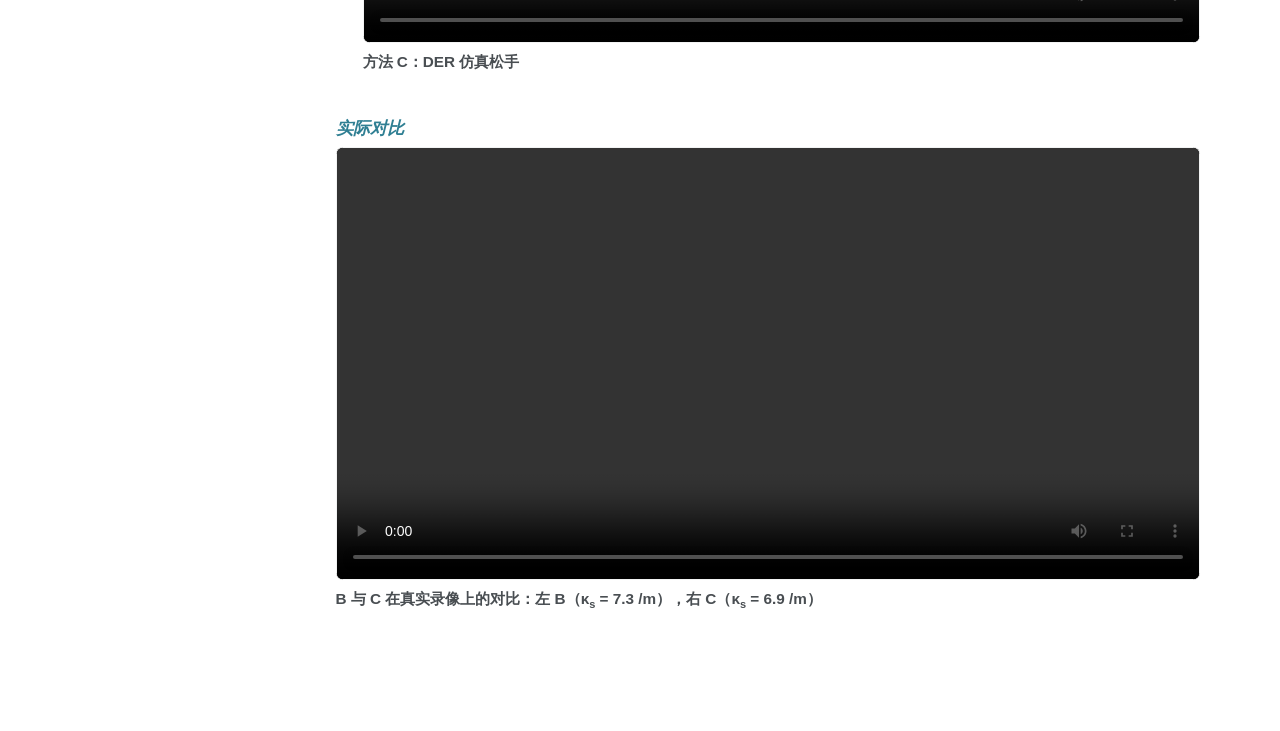
<file: parameter-identification.html>
<!doctype html>
<html lang="en">
<head>
  <meta charset="utf-8">
  <meta name="viewport" content="width=device-width, initial-scale=1">
  <title>Parameter Identification · Rod Simulation and Cable Manipulation</title>
  <meta name="description" content="Research demonstrations from an ongoing simulation and robotics project at UCLA.">
  <meta name="robots" content="noindex, nofollow">
  <link rel="icon" type="image/svg+xml" href="https://yukunethanzhou.github.io/images/favicon.svg">
  <link rel="icon" type="image/png" sizes="32x32" href="https://yukunethanzhou.github.io/images/favicon-32x32.png">
  <link rel="stylesheet" href="site.css">
</head>
<body>
  <div class="site-bar">
    <button type="button" class="site-bar__menu" aria-controls="site-nav" aria-expanded="false" aria-label="Open sections">
      <svg viewBox="0 0 20 20" aria-hidden="true" focusable="false"><path d="M3 5.5h14M3 10h14M3 14.5h14" fill="none" stroke="currentColor" stroke-width="1.8" stroke-linecap="round"/></svg>
    </button>
    <span class="site-bar__title">Parameter Identification</span>
  </div>
  <div class="site-scrim"></div>

  <div class="standalone-project">
    <nav class="site-nav" id="site-nav" aria-label="Sections">
      <div class="site-nav__head">
        <span class="site-nav__label">Sections</span>
        <button type="button" class="site-nav__close" aria-label="Close sections">
          <svg viewBox="0 0 20 20" aria-hidden="true" focusable="false"><path d="M5 5l10 10M15 5L5 15" fill="none" stroke="currentColor" stroke-width="1.8" stroke-linecap="round"/></svg>
        </button>
      </div>
      <ul class="site-nav__list">
        <li><a class="site-nav__link" href="index.html">Home</a></li>
        <li>
          <a class="site-nav__link is-active" href="gs-enhancement.html">Real2Sim</a>
          <ul class="site-nav__sub">
            <li><a class="site-nav__link site-nav__link--sub" href="gs-enhancement.html">GS Enhancement</a></li>
            <li><a class="site-nav__link site-nav__link--sub" href="perception.html">Perception</a></li>
            <li><a class="site-nav__link site-nav__link--sub" href="parameter-identification.html" aria-current="page">Parameter Identification</a></li>
          </ul>
        </li>
        <li><a class="site-nav__link" href="simulator.html">Simulator</a></li>
        <li>
          <a class="site-nav__link" href="sim.html">Sim</a>
          <ul class="site-nav__sub">
            <li>
              <a class="site-nav__link site-nav__link--sub" href="post-wrap.html">Post Wrap</a>
              <ul class="site-nav__sub site-nav__sub--deep">
                <li><a class="site-nav__link site-nav__link--deep" href="post-wrap.html#mpc">MPC</a></li>
                <li>
                  <a class="site-nav__link site-nav__link--deep" href="post-wrap.html#imitation-learning">Imitation Learning</a>
                  <ul class="site-nav__sub site-nav__sub--deeper" lang="zh-CN">
                    <li><a class="site-nav__link site-nav__link--deeper" href="post-wrap.html#il-scripted">脚本做法</a></li>
                    <li><a class="site-nav__link site-nav__link--deeper" href="post-wrap.html#il-v0">V0</a></li>
                    <li><a class="site-nav__link site-nav__link--deeper" href="post-wrap.html#il-v1">V1-纯感知版</a></li>
                    <li><a class="site-nav__link site-nav__link--deeper" href="post-wrap.html#il-v2">V2-双臂相机</a></li>
                    <li><a class="site-nav__link site-nav__link--deeper" href="post-wrap.html#il-v3">V3-pi0.5</a></li>
                    <li><a class="site-nav__link site-nav__link--deeper" href="post-wrap.html#il-v4-dp">V4-DP</a></li>
                  </ul>
                </li>
              </ul>
            </li>
            <li>
              <a class="site-nav__link site-nav__link--sub" href="knot.html">Knot</a>
              <ul class="site-nav__sub site-nav__sub--deep">
                <li><a class="site-nav__link site-nav__link--deep" href="knot.html#scripted-expert">Scripted Expert</a></li>
              </ul>
            </li>
            <li>
              <a class="site-nav__link site-nav__link--sub" href="route-insert.html">Route and Insert</a>
              <ul class="site-nav__sub site-nav__sub--deep">
                <li><a class="site-nav__link site-nav__link--deep" href="route-insert.html#scripted-expert">Scripted Expert</a></li>
              </ul>
            </li>
            <li>
              <a class="site-nav__link site-nav__link--sub" href="bottle-lift.html">Bottle Lift</a>
              <ul class="site-nav__sub site-nav__sub--deep">
                <li><a class="site-nav__link site-nav__link--deep" href="bottle-lift.html#scripted-expert">Scripted Expert</a></li>
              </ul>
            </li>
          </ul>
        </li>
        <li><a class="site-nav__link" href="sim2real.html">Sim2Real</a></li>
      </ul>
    </nav>

    <main id="main">
      <header class="standalone-project__header">
        <h1>Rod Simulation and Cable Manipulation</h1>
      </header>

      <p class="media-page__intro">Research demonstrations from my ongoing simulation and robotics project at UCLA.</p>

      <section class="page-section" id="parameter-identification" aria-labelledby="parameter-identification-title">
        <p class="page-section__kicker">Real2Sim</p>
        <h2 class="page-section__title" id="parameter-identification-title">Parameter Identification</h2>

        <section class="page-subsection" id="experiment-design" aria-labelledby="experiment-design-title">
          <h3 class="page-subsection__title" id="experiment-design-title">Experiment Design</h3>

          <div class="page-prose" lang="zh-CN">
            <p>求回弹曲率 κ<sub>s</sub> = M<sub>y</sub>/EI</p>

            <h4>配置</h4>
            <p><strong>杆</strong>：4 根，2 白 2 绿（两根绿杆色调不同），长 305 mm，直径约 4.8 mm，两端是球形端头。每次试验前都掰直再用，没有记录杆的编号，只能从颜色区分。48 次里白杆 21 次，绿杆 27 次。</p>
            <p><strong>柱子</strong>：5 根打印柱，直径 10 / 12 / 15 / 20 / 25 mm，高 100 mm，下面是 80×80×3 mm 的底板，放在垫子中央。每次换柱子都重新贴胶带固定，实测位置偏离名义位置最多约 2 cm。</p>

            <h4>相机与录制</h4>
            <ul>
              <li>D415：装在立杆上，已在 SIM 坐标系中标定。</li>
              <li>两个 D405：装在两只 PiPER 手腕上，机械臂摆在规划好的观察位姿。</li>
              <li>格式：都是 1280×720、30 fps。彩色存成视频（T01–T05 存的是 JPEG 帧），D405 的深度每 3 帧存一张 PNG。每个关键帧另外给 3 台相机各存一张无损 PNG。</li>
            </ul>

            <h4>流程</h4>
            <div class="page-prose__table">
              <table>
                <thead>
                  <tr><th scope="col">时刻（相对开始）</th><th scope="col">动作</th><th scope="col">关键帧</th></tr>
                </thead>
                <tbody>
                  <tr><td>0–3 s</td><td>杆平放在垫子上</td><td>flat（2.5 s）</td></tr>
                  <tr><td>3–11 s</td><td>准备</td><td></td></tr>
                  <tr><td>11 s 起</td><td>以 60°/s 绕柱：180° 用 3 s，360° 用 6 s，720° 用 12 s</td><td></td></tr>
                  <tr><td>绕完后</td><td>两只手各捏一端保持 3 s（保持时间试验为 60 s）</td><td>hold（松手前 0.5 s）</td></tr>
                  <tr><td>松手</td><td>绕的那只手先松开，另一只手继续捏住</td><td>1s、4.5s</td></tr>
                  <tr><td>松手后 5 s</td><td>另一只手也松开，把杆从柱顶取下</td><td></td></tr>
                  <tr><td>再 12 s 后</td><td>把杆平放到垫子上</td><td>laid（松手后 23 s）</td></tr>
                </tbody>
              </table>
            </div>

            <h4>试验安排（48 次）</h4>
            <p>
              主试验 40 次：5 根柱子 × {180°, 360°} × 4 次重复。<br>
              预试 2 次：T01、T02，都是 d15、360°。<br>
              留出验证 3 次：T03、T07、T09，d15 上绕 720°。<br>
              保持时间 3 次：T13–T15，d15、360°、保持 60 s。<br>
              顺序：一次只放一根柱子，顺序是 d15 → d20 → d25 → d10 → d12，共换 4 次柱子。每根柱子上分 4 个区组，180° 和 360° 交错进行。留出验证和保持时间试验都在第一根柱子 d15 上做。
            </p>
            <p>
              用两个缠绕角分离端部效应<br>
              60s看粘性<br>
              720° 的那几次只用来验证
            </p>
          </div>
        </section>

        <section class="page-subsection" id="method" aria-labelledby="method-title">
          <h3 class="page-subsection__title" id="method-title">Method</h3>

          <div class="page-prose" lang="zh-CN">
            <ol>
              <li>测形状（<code>measure.py</code>）：只用顶部相机d415，每个关键帧一条拟合好的曲线
                <ol>
                  <li>flat 帧颜色分割像素，找到dlo和柱子</li>
                  <li>拟合中心线
                    <ol>
                      <li>拟合：把杆像素反投影到这个平面，然后最小化以下几项：
                        <ul>
                          <li>每个杆像素到曲线的距离；</li>
                          <li>落在空垫子上的曲线点到杆像素的距离（落在遮挡区的点不计）；</li>
                          <li>曲线进入柱子圆（半径 R+r）里面的惩罚；</li>
                          <li>相邻节点曲率差的惩罚（保证光滑，但允许杆离开柱子处的突变）；</li>
                          <li>看不到的部分稍微偏向直线，端头保持直。</li>
                        </ul>
                      </li>
                    </ol>
                  </li>
                  <li>质量检查：每帧都有 rms、解释像素比例，以及每个节点是否 “看得见”（seen）。不合格的帧不用</li>
                </ol>
              </li>
              <li>B：逐点回弹（不用仿真，<code>springback.py</code>）
                <ol>
                  <li>物理依据：弹塑性杆卸载时是弹性的。松手后弯矩为零，所以每一点的回弹曲率等于该点 hold 时的弯矩除以 EI。
                    <ol>
                      <li>M = EI · (κ − κ̄)　<span class="page-prose__ref">Bending Moment</span>
                        <ol>
                          <li>EI：抗弯刚度 见 <cite class="page-prose__ref">Cosserat Rods with Projective Dynamics</cite></li>
                          <li>曲率差值，当前-静止</li>
                          <li>由此 κ − κ̄ = M/EI：当前曲率里有 M/EI 这么多是 “弹性弯出来的”，一卸力就会弹回去。因为我们知道曲率会保留在静止曲率κ̄</li>
                        </ol>
                      </li>
                      <li>观测方法：
                        <ol>
                          <li>全部点拟合 g(x)：每个采样点放到（hold曲率，回弹）的坐标系，找到一条线拟合这些点，y高度即是曲率</li>
                          <li>实际：给一个候选 κ<sub>s</sub>，对每次试验算预测回弹角；根据实际情况求残差，然后找最小的残差对应的kappa_s</li>
                        </ol>
                      </li>
                    </ol>
                  </li>
                </ol>
                <div class="media-gallery">
                  <figure class="media-gallery__item media-gallery__item--wide">
                    <div class="media-gallery__media">
                      <video controls playsinline preload="metadata" aria-label="方法 B：逐点回弹">
                        <source src="videos/parameter_identification_B.mp4" type="video/mp4">
                      </video>
                    </div>
                    <figcaption>方法 B：逐点回弹</figcaption>
                  </figure>
                </div>
              </li>
              <li>C：模型修正 FEMU　<span class="page-prose__ref">FEMU Finite Element Model Updating</span>
                <ol>
                  <li>DER 模型和它的 plastic_return 屈服规则，按每次试验的条件重演一遍 “捏住 → 屈服 → 松手”，扫 κ<sub>s</sub>，看哪个值让仿真松手后的形状最接近实测的平放形状。</li>
                </ol>
                <div class="media-gallery">
                  <figure class="media-gallery__item media-gallery__item--wide">
                    <div class="media-gallery__media">
                      <video controls playsinline preload="metadata" aria-label="方法 C：DER 仿真松手">
                        <source src="videos/parameter_identification_C.mp4" type="video/mp4">
                      </video>
                    </div>
                    <figcaption>方法 C：DER 仿真松手</figcaption>
                  </figure>
                </div>
              </li>
            </ol>

            <p class="page-prose__label">实际对比</p>
            <div class="media-gallery">
              <figure class="media-gallery__item media-gallery__item--wide">
                <div class="media-gallery__media">
                  <video controls playsinline preload="metadata" aria-label="B 与 C 在真实录像上的对比：左 B（κs = 7.3 /m），右 C（κs = 6.9 /m）">
                    <source src="videos/parameter_BC_real.mp4" type="video/mp4">
                  </video>
                </div>
                <figcaption>B 与 C 在真实录像上的对比：左 B（κ<sub>s</sub> = 7.3 /m），右 C（κ<sub>s</sub> = 6.9 /m）</figcaption>
              </figure>
            </div>
          </div>
        </section>
      </section>
    </main>
  </div>

  <script src="site.js"></script>
</body>
</html>
</file>
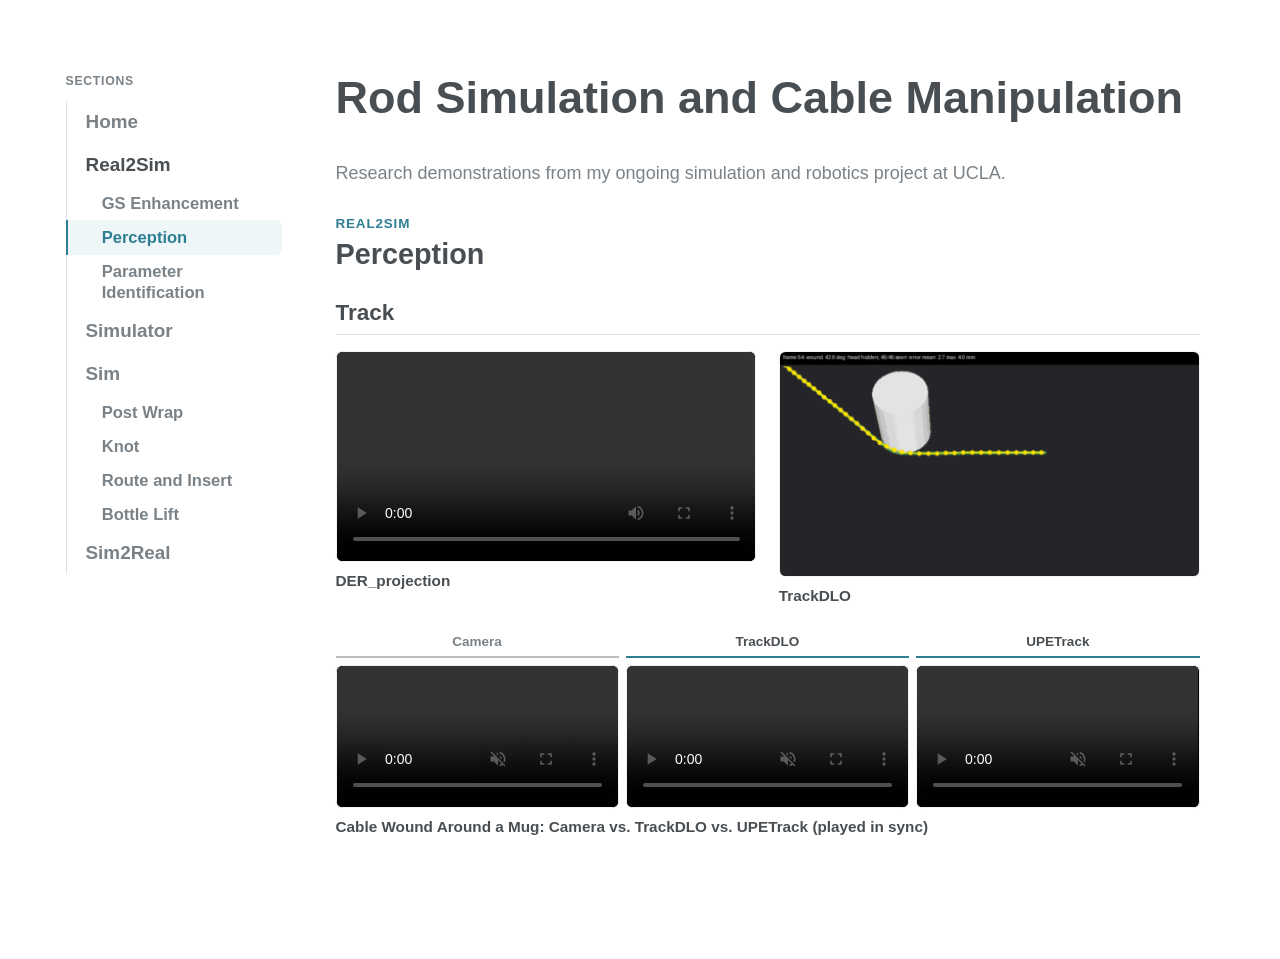
<file: perception.html>
<!doctype html>
<html lang="en">
<head>
  <meta charset="utf-8">
  <meta name="viewport" content="width=device-width, initial-scale=1">
  <title>Perception · Rod Simulation and Cable Manipulation</title>
  <meta name="description" content="Research demonstrations from an ongoing simulation and robotics project at UCLA.">
  <meta name="robots" content="noindex, nofollow">
  <link rel="icon" type="image/svg+xml" href="https://yukunethanzhou.github.io/images/favicon.svg">
  <link rel="icon" type="image/png" sizes="32x32" href="https://yukunethanzhou.github.io/images/favicon-32x32.png">
  <link rel="stylesheet" href="site.css">
  <style>
    .track-cmp__grid {
      display: grid;
      grid-template-columns: repeat(3, minmax(0, 1fr));
      gap: 0.4rem;
    }

    .track-cmp__label {
      display: block;
      margin-bottom: 0.4rem;
      padding-bottom: 0.3rem;
      font-size: 0.75rem;
      font-weight: 600;
      line-height: 1.3;
      text-align: center;
      border-bottom: 2px solid var(--accent);
    }

    .track-cmp__label.is-base {
      color: var(--text-light);
      border-bottom-color: var(--line-strong);
    }

    @media (max-width: 599px) {
      .track-cmp__grid {
        grid-template-columns: minmax(0, 1fr);
        gap: 0.9rem;
      }
    }
  </style>
</head>
<body>
  <div class="site-bar">
    <button type="button" class="site-bar__menu" aria-controls="site-nav" aria-expanded="false" aria-label="Open sections">
      <svg viewBox="0 0 20 20" aria-hidden="true" focusable="false"><path d="M3 5.5h14M3 10h14M3 14.5h14" fill="none" stroke="currentColor" stroke-width="1.8" stroke-linecap="round"/></svg>
    </button>
    <span class="site-bar__title">Perception</span>
  </div>
  <div class="site-scrim"></div>

  <div class="standalone-project">
    <nav class="site-nav" id="site-nav" aria-label="Sections">
      <div class="site-nav__head">
        <span class="site-nav__label">Sections</span>
        <button type="button" class="site-nav__close" aria-label="Close sections">
          <svg viewBox="0 0 20 20" aria-hidden="true" focusable="false"><path d="M5 5l10 10M15 5L5 15" fill="none" stroke="currentColor" stroke-width="1.8" stroke-linecap="round"/></svg>
        </button>
      </div>
      <ul class="site-nav__list">
        <li><a class="site-nav__link" href="index.html">Home</a></li>
        <li>
          <a class="site-nav__link is-active" href="gs-enhancement.html">Real2Sim</a>
          <ul class="site-nav__sub">
            <li><a class="site-nav__link site-nav__link--sub" href="gs-enhancement.html">GS Enhancement</a></li>
            <li><a class="site-nav__link site-nav__link--sub" href="perception.html" aria-current="page">Perception</a></li>
            <li><a class="site-nav__link site-nav__link--sub" href="parameter-identification.html">Parameter Identification</a></li>
          </ul>
        </li>
        <li><a class="site-nav__link" href="simulator.html">Simulator</a></li>
        <li>
          <a class="site-nav__link" href="sim.html">Sim</a>
          <ul class="site-nav__sub">
            <li>
              <a class="site-nav__link site-nav__link--sub" href="post-wrap.html">Post Wrap</a>
              <ul class="site-nav__sub site-nav__sub--deep">
                <li><a class="site-nav__link site-nav__link--deep" href="post-wrap.html#mpc">MPC</a></li>
                <li>
                  <a class="site-nav__link site-nav__link--deep" href="post-wrap.html#imitation-learning">Imitation Learning</a>
                  <ul class="site-nav__sub site-nav__sub--deeper" lang="zh-CN">
                    <li><a class="site-nav__link site-nav__link--deeper" href="post-wrap.html#il-scripted">脚本做法</a></li>
                    <li><a class="site-nav__link site-nav__link--deeper" href="post-wrap.html#il-v0">V0</a></li>
                    <li><a class="site-nav__link site-nav__link--deeper" href="post-wrap.html#il-v1">V1-纯感知版</a></li>
                    <li><a class="site-nav__link site-nav__link--deeper" href="post-wrap.html#il-v2">V2-双臂相机</a></li>
                    <li><a class="site-nav__link site-nav__link--deeper" href="post-wrap.html#il-v3">V3-pi0.5</a></li>
                    <li><a class="site-nav__link site-nav__link--deeper" href="post-wrap.html#il-v4-dp">V4-DP</a></li>
                  </ul>
                </li>
              </ul>
            </li>
            <li>
              <a class="site-nav__link site-nav__link--sub" href="knot.html">Knot</a>
              <ul class="site-nav__sub site-nav__sub--deep">
                <li><a class="site-nav__link site-nav__link--deep" href="knot.html#scripted-expert">Scripted Expert</a></li>
              </ul>
            </li>
            <li>
              <a class="site-nav__link site-nav__link--sub" href="route-insert.html">Route and Insert</a>
              <ul class="site-nav__sub site-nav__sub--deep">
                <li><a class="site-nav__link site-nav__link--deep" href="route-insert.html#scripted-expert">Scripted Expert</a></li>
              </ul>
            </li>
            <li>
              <a class="site-nav__link site-nav__link--sub" href="bottle-lift.html">Bottle Lift</a>
              <ul class="site-nav__sub site-nav__sub--deep">
                <li><a class="site-nav__link site-nav__link--deep" href="bottle-lift.html#scripted-expert">Scripted Expert</a></li>
              </ul>
            </li>
          </ul>
        </li>
        <li><a class="site-nav__link" href="sim2real.html">Sim2Real</a></li>
      </ul>
    </nav>

    <main id="main">
      <header class="standalone-project__header">
        <h1>Rod Simulation and Cable Manipulation</h1>
      </header>

      <p class="media-page__intro">Research demonstrations from my ongoing simulation and robotics project at UCLA.</p>

      <section class="page-section" id="perception" aria-labelledby="perception-title">
        <p class="page-section__kicker">Real2Sim</p>
        <h2 class="page-section__title" id="perception-title">Perception</h2>

        <section class="page-subsection" id="track" aria-labelledby="track-title">
          <h3 class="page-subsection__title" id="track-title">Track</h3>

          <div class="media-gallery">
            <figure class="media-gallery__item">
              <div class="media-gallery__media">
                <video controls playsinline preload="metadata" aria-label="DER_projection: a simulated rod wound around a mug, with a top view comparing the camera-corrected DER model, TrackDLO and UPETrack with the true rod">
                  <source src="videos/DER_Projection_Perception.mp4" type="video/mp4">
                </video>
              </div>
              <figcaption>DER_projection</figcaption>
            </figure>

            <figure class="media-gallery__item">
              <div class="media-gallery__media">
                <img src="videos/trackdlo_perception_TRACK.gif" width="410" height="219" decoding="async" alt="TrackDLO tracking a synthetic rod wound around a cylinder, with its nodes drawn on the rod.">
              </div>
              <figcaption>TrackDLO</figcaption>
            </figure>

            <figure class="media-gallery__item media-gallery__item--wide track-cmp">
              <div class="media-gallery__media">
                <div class="track-cmp__grid">
                  <div class="track-cmp__cell">
                    <span class="track-cmp__label is-base">Camera</span>
                    <video controls muted playsinline preload="metadata" aria-label="Camera recording of a cable wound around a mug by hand">
                      <source src="videos/dlo-tracking-wrap-mug-camera.mp4" type="video/mp4">
                    </video>
                  </div>
                  <div class="track-cmp__cell">
                    <span class="track-cmp__label">TrackDLO</span>
                    <video controls muted playsinline preload="metadata" aria-label="TrackDLO on the same recording">
                      <source src="videos/dlo-tracking-wrap-mug-trackdlo.mp4" type="video/mp4">
                    </video>
                  </div>
                  <div class="track-cmp__cell">
                    <span class="track-cmp__label">UPETrack</span>
                    <video controls muted playsinline preload="metadata" aria-label="UPETrack on the same recording">
                      <source src="videos/dlo-tracking-wrap-mug-upetrack.mp4" type="video/mp4">
                    </video>
                  </div>
                </div>
              </div>
              <figcaption>Cable Wound Around a Mug: Camera vs. TrackDLO vs. UPETrack (played in sync)</figcaption>
            </figure>
          </div>
        </section>
      </section>
    </main>
  </div>

  <script src="site.js"></script>
  <script>
    (function () {
      // the three recordings have the same length: play, pause, seek and speed are mirrored so they stay in step
      var videos = Array.prototype.slice.call(document.querySelectorAll(".track-cmp video"));
      if (videos.length < 2) {
        return;
      }

      function follow(source, update) {
        videos.forEach(function (video) {
          if (video !== source) {
            update(video);
          }
        });
      }

      function align(source, video, tolerance) {
        if (Math.abs(video.currentTime - source.currentTime) > tolerance) {
          video.currentTime = source.currentTime;
        }
      }

      videos.forEach(function (source) {
        source.addEventListener("play", function () {
          follow(source, function (video) {
            align(source, video, 0.1);
            if (video.paused) {
              var started = video.play();
              if (started && started.catch) {
                started.catch(function () {});
              }
            }
          });
        });
        source.addEventListener("pause", function () {
          follow(source, function (video) {
            if (!video.paused) {
              video.pause();
            }
            align(source, video, 0.05);
          });
        });
        source.addEventListener("seeked", function () {
          follow(source, function (video) {
            align(source, video, 0.05);
          });
        });
        source.addEventListener("ratechange", function () {
          follow(source, function (video) {
            video.playbackRate = source.playbackRate;
          });
        });
      });

      // while playing, pull the others back if they drift from the first one
      videos[0].addEventListener("timeupdate", function () {
        if (!videos[0].paused) {
          follow(videos[0], function (video) {
            align(videos[0], video, 0.25);
          });
        }
      });
    })();
  </script>
</body>
</html>
</file>
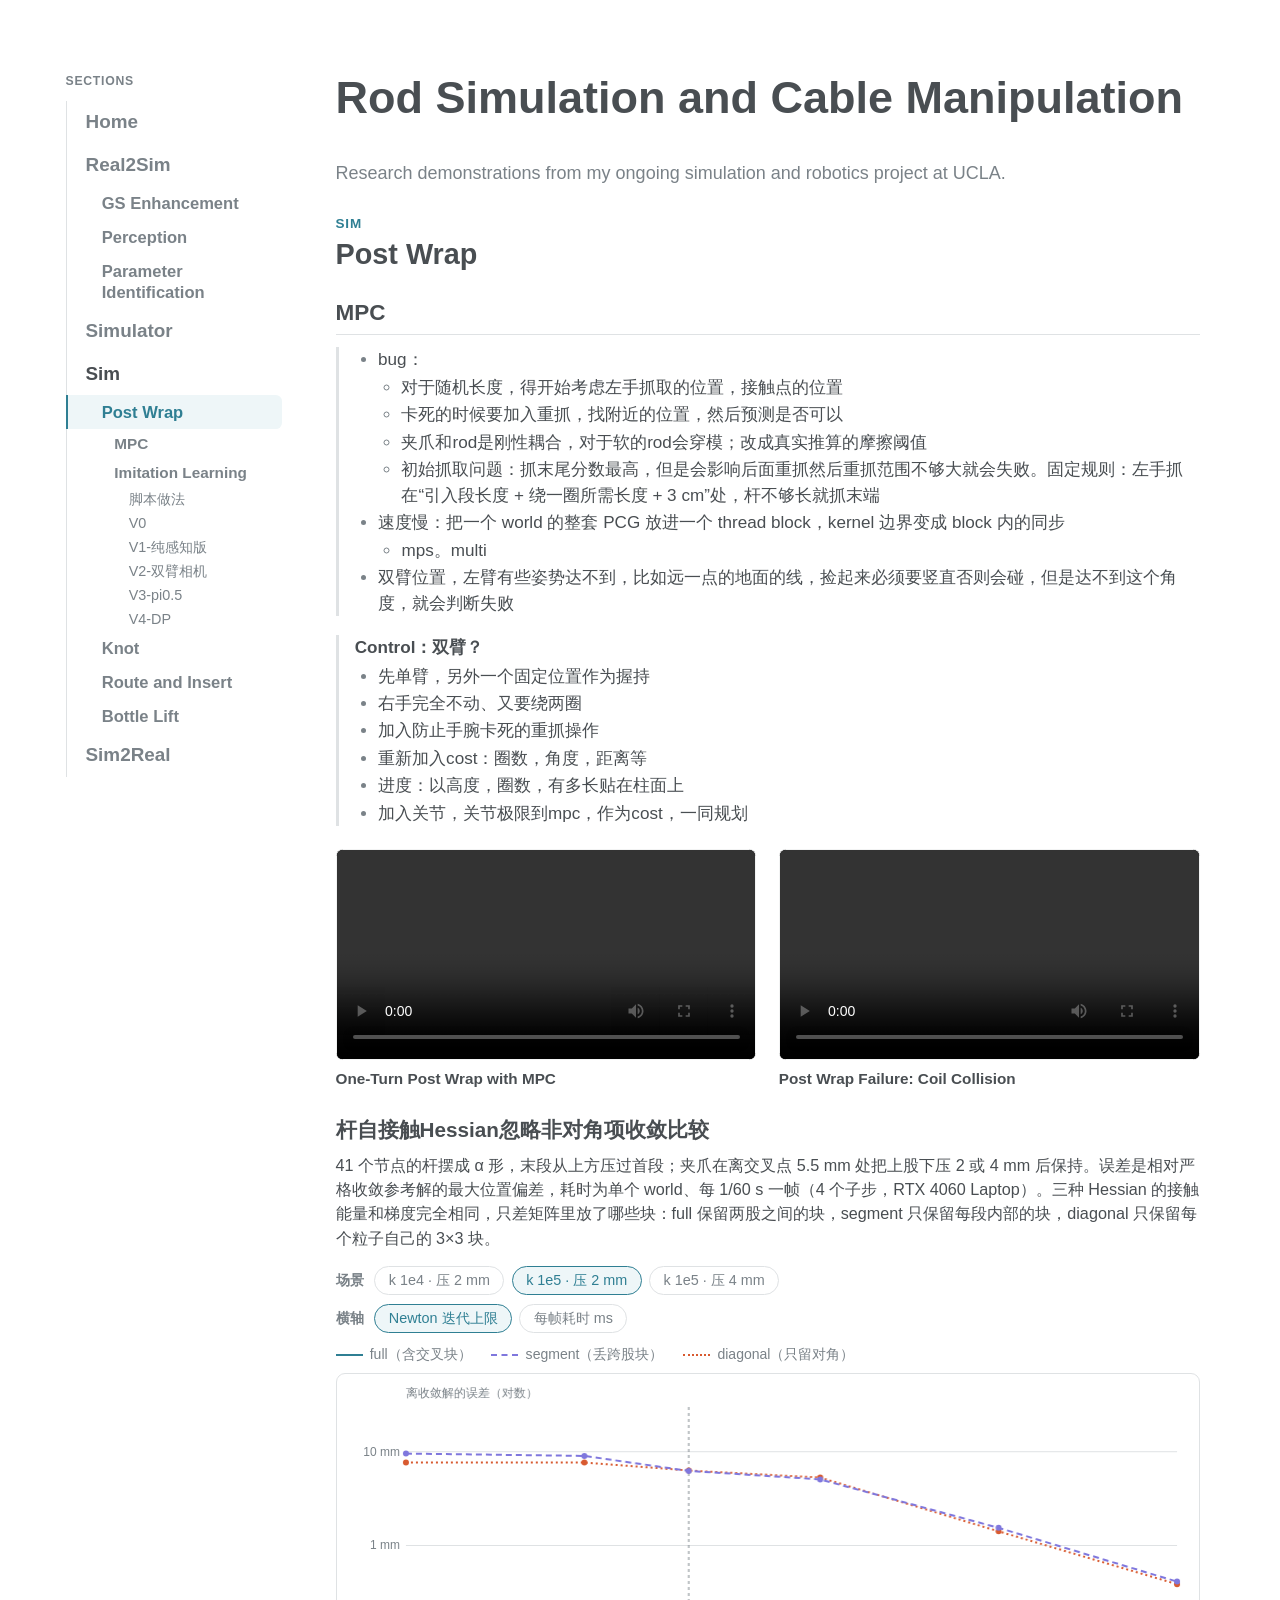
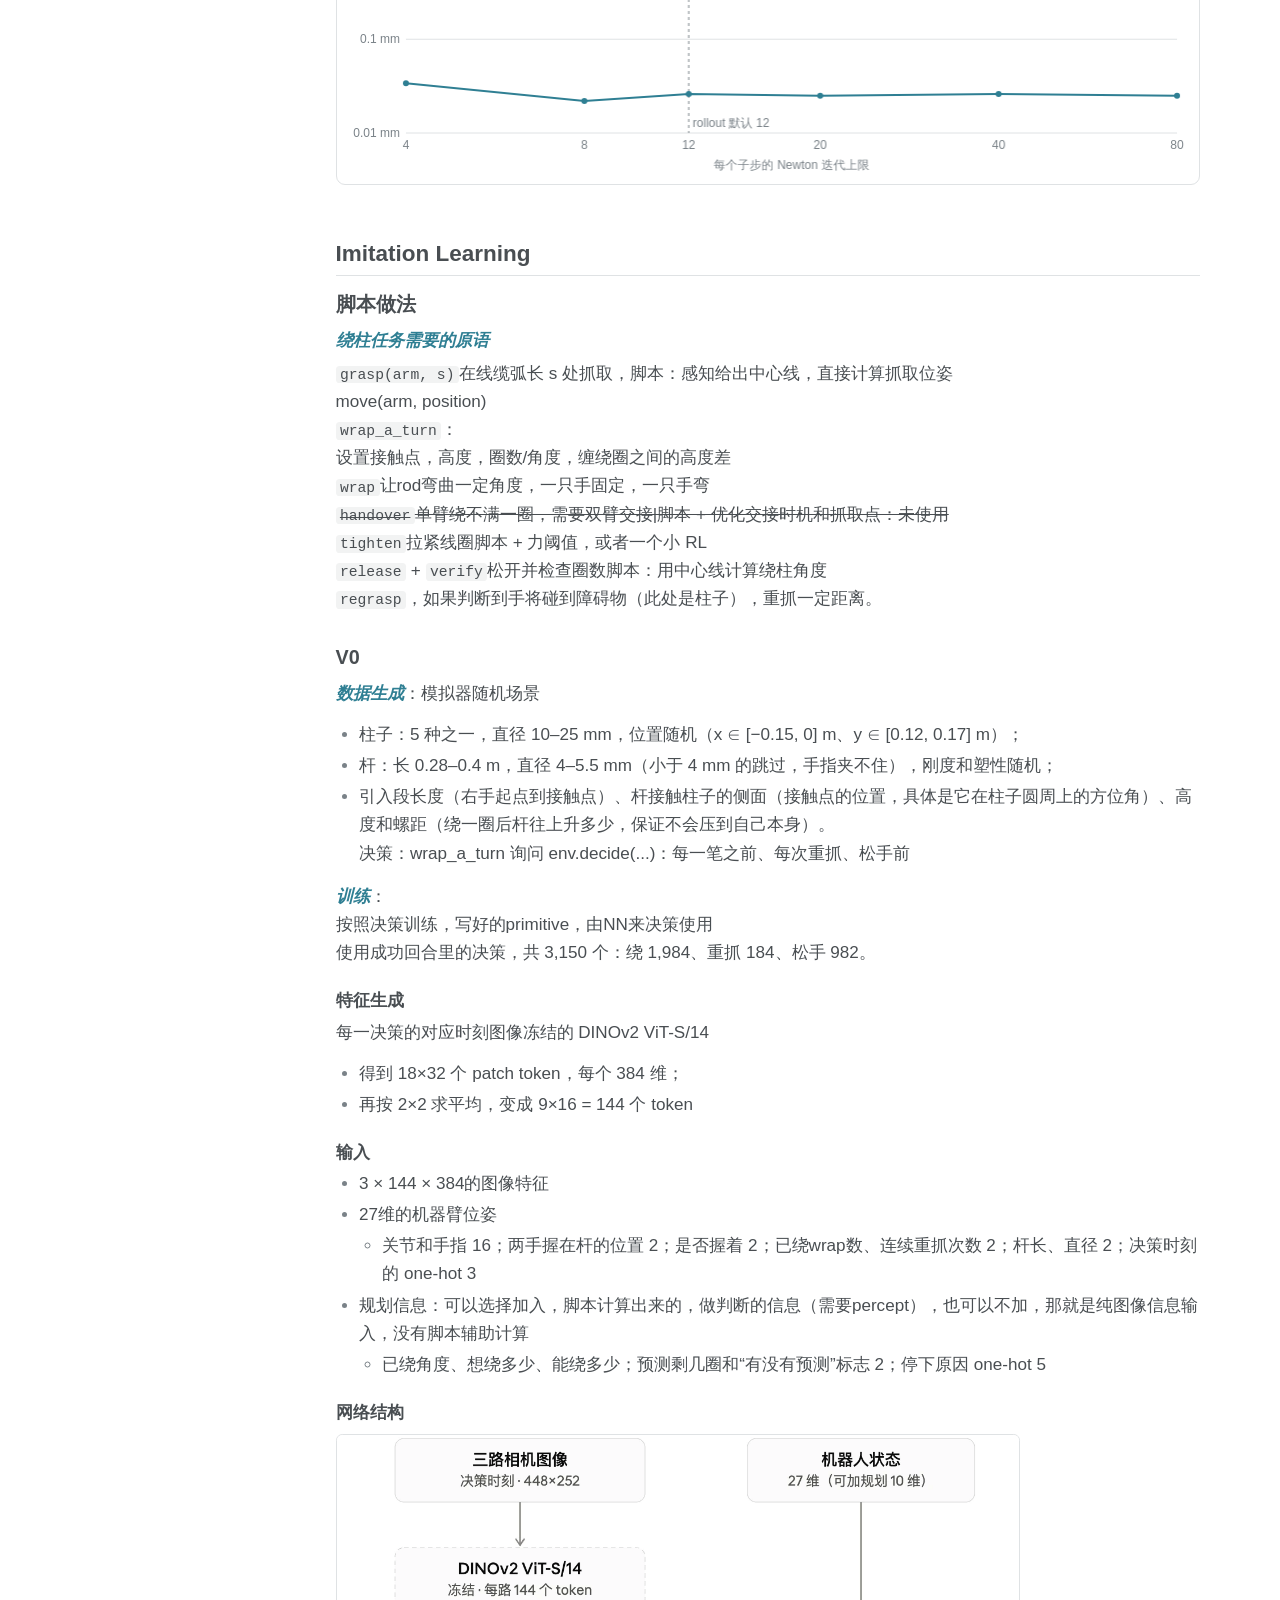
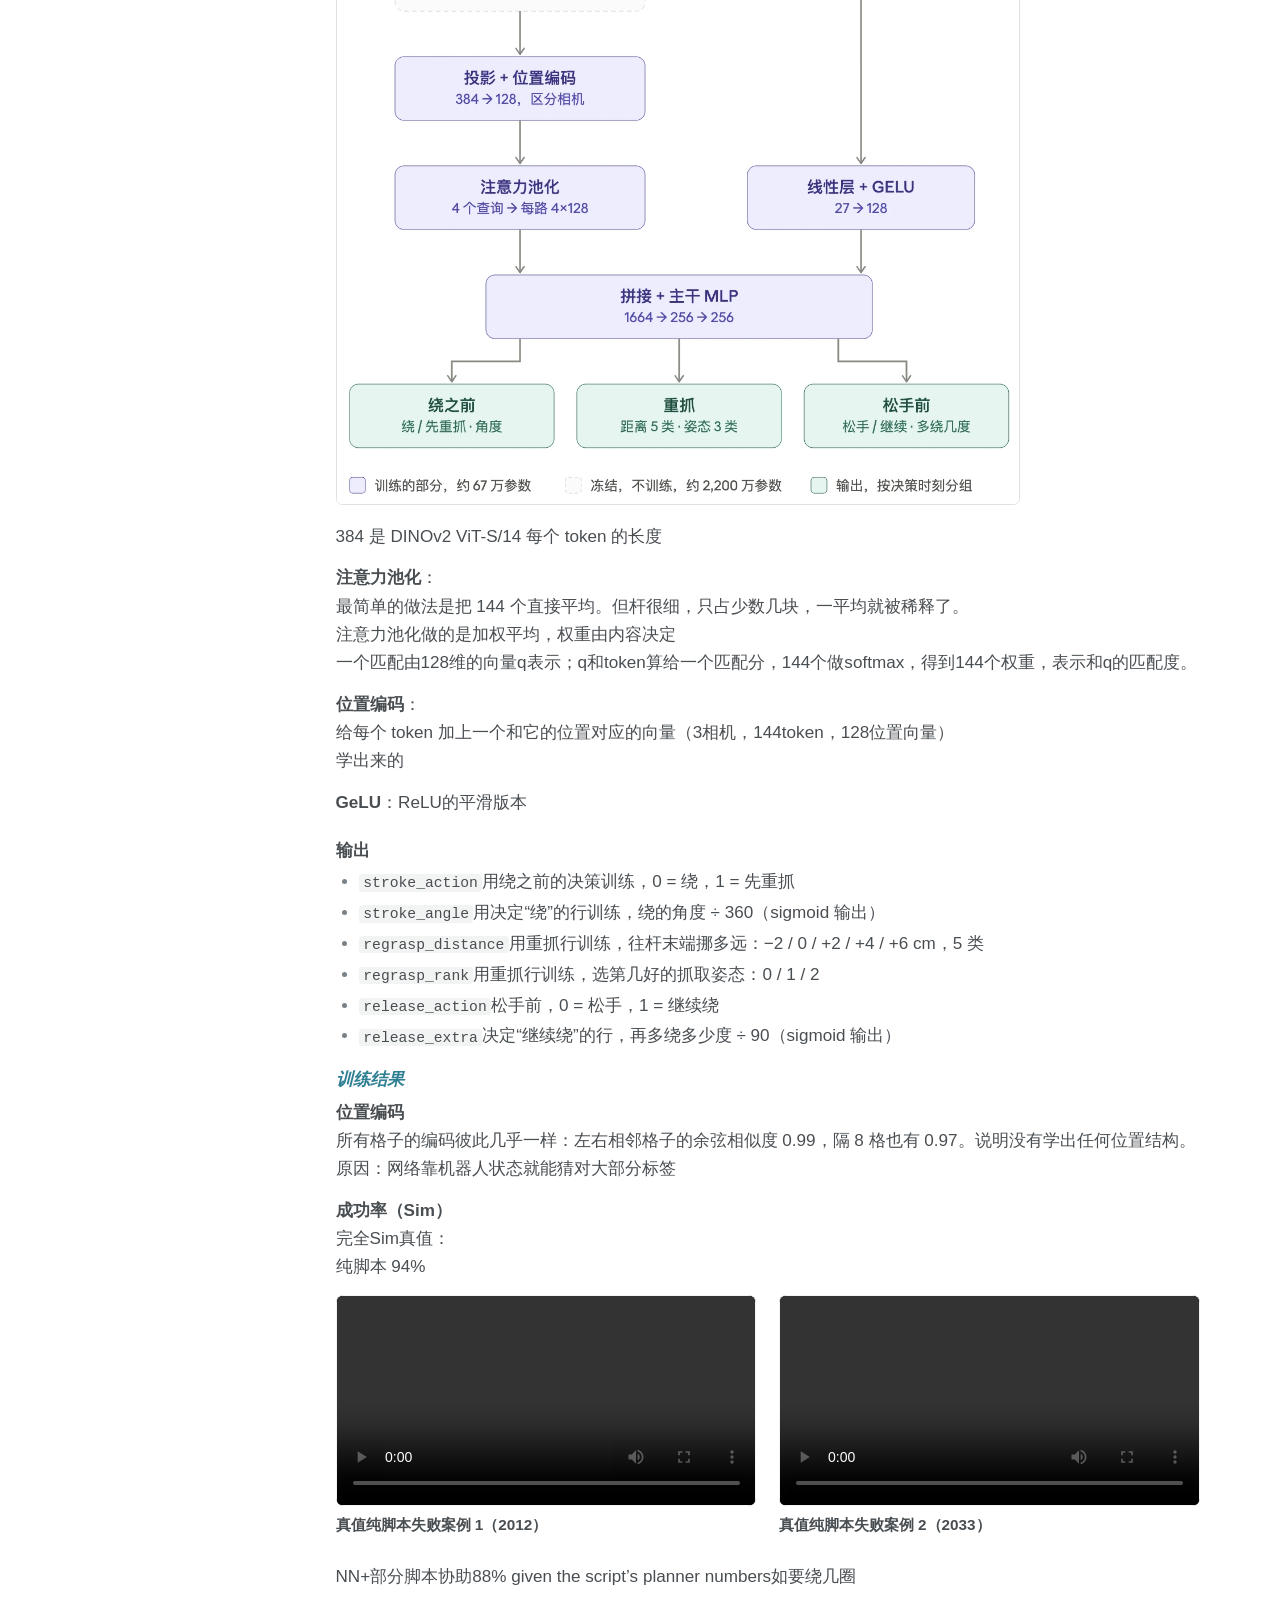
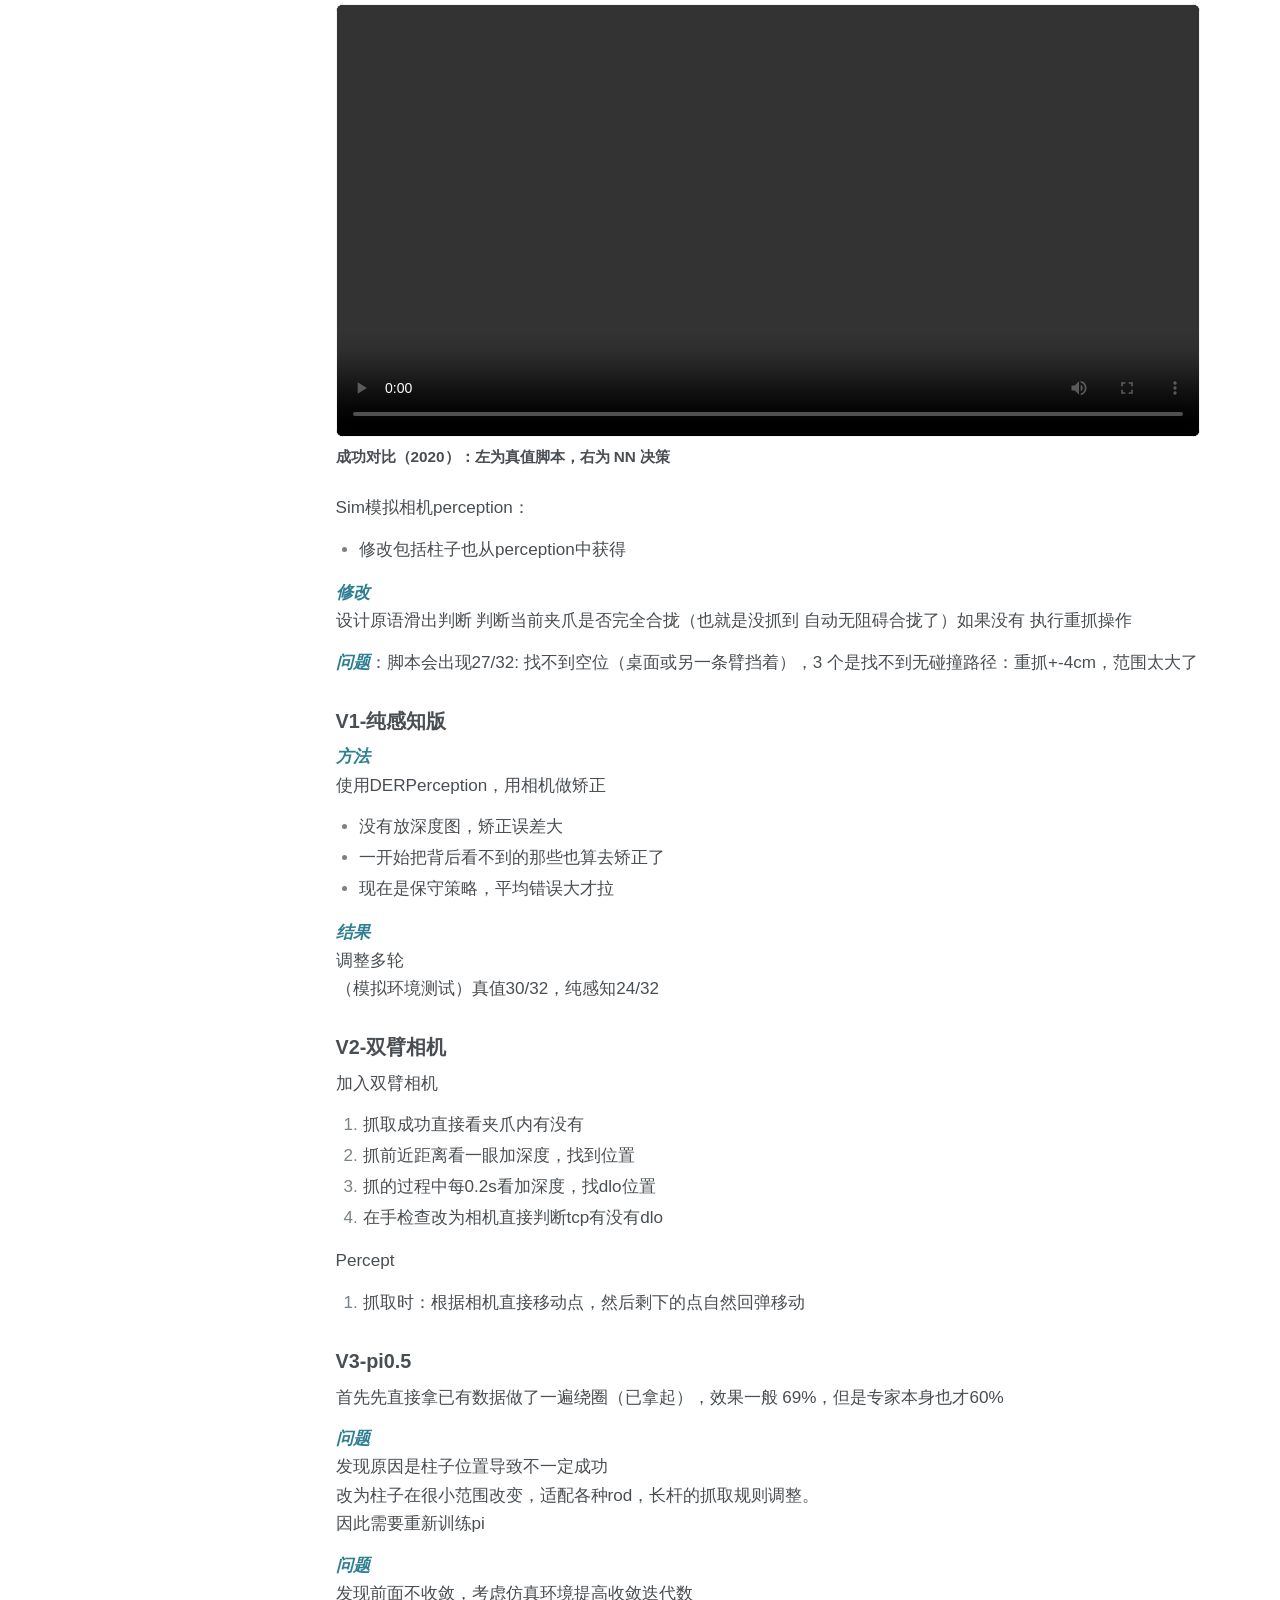
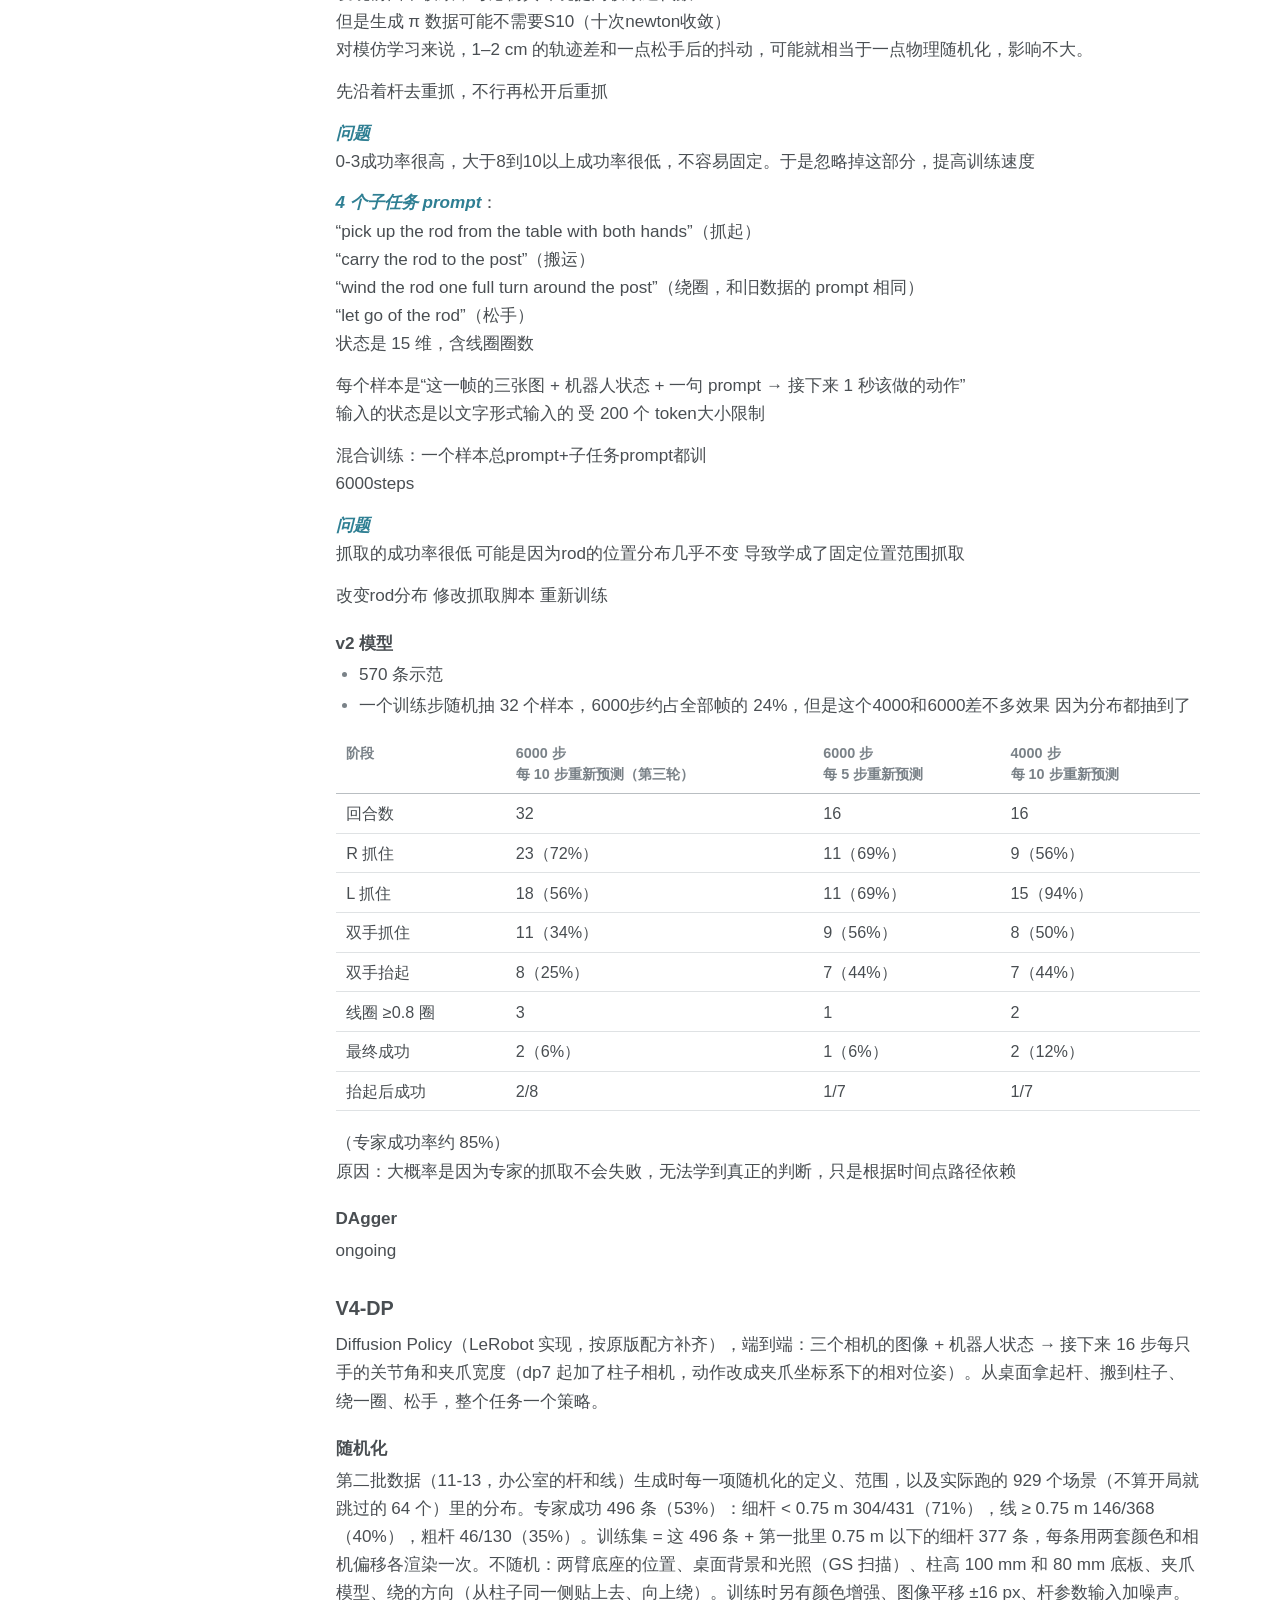
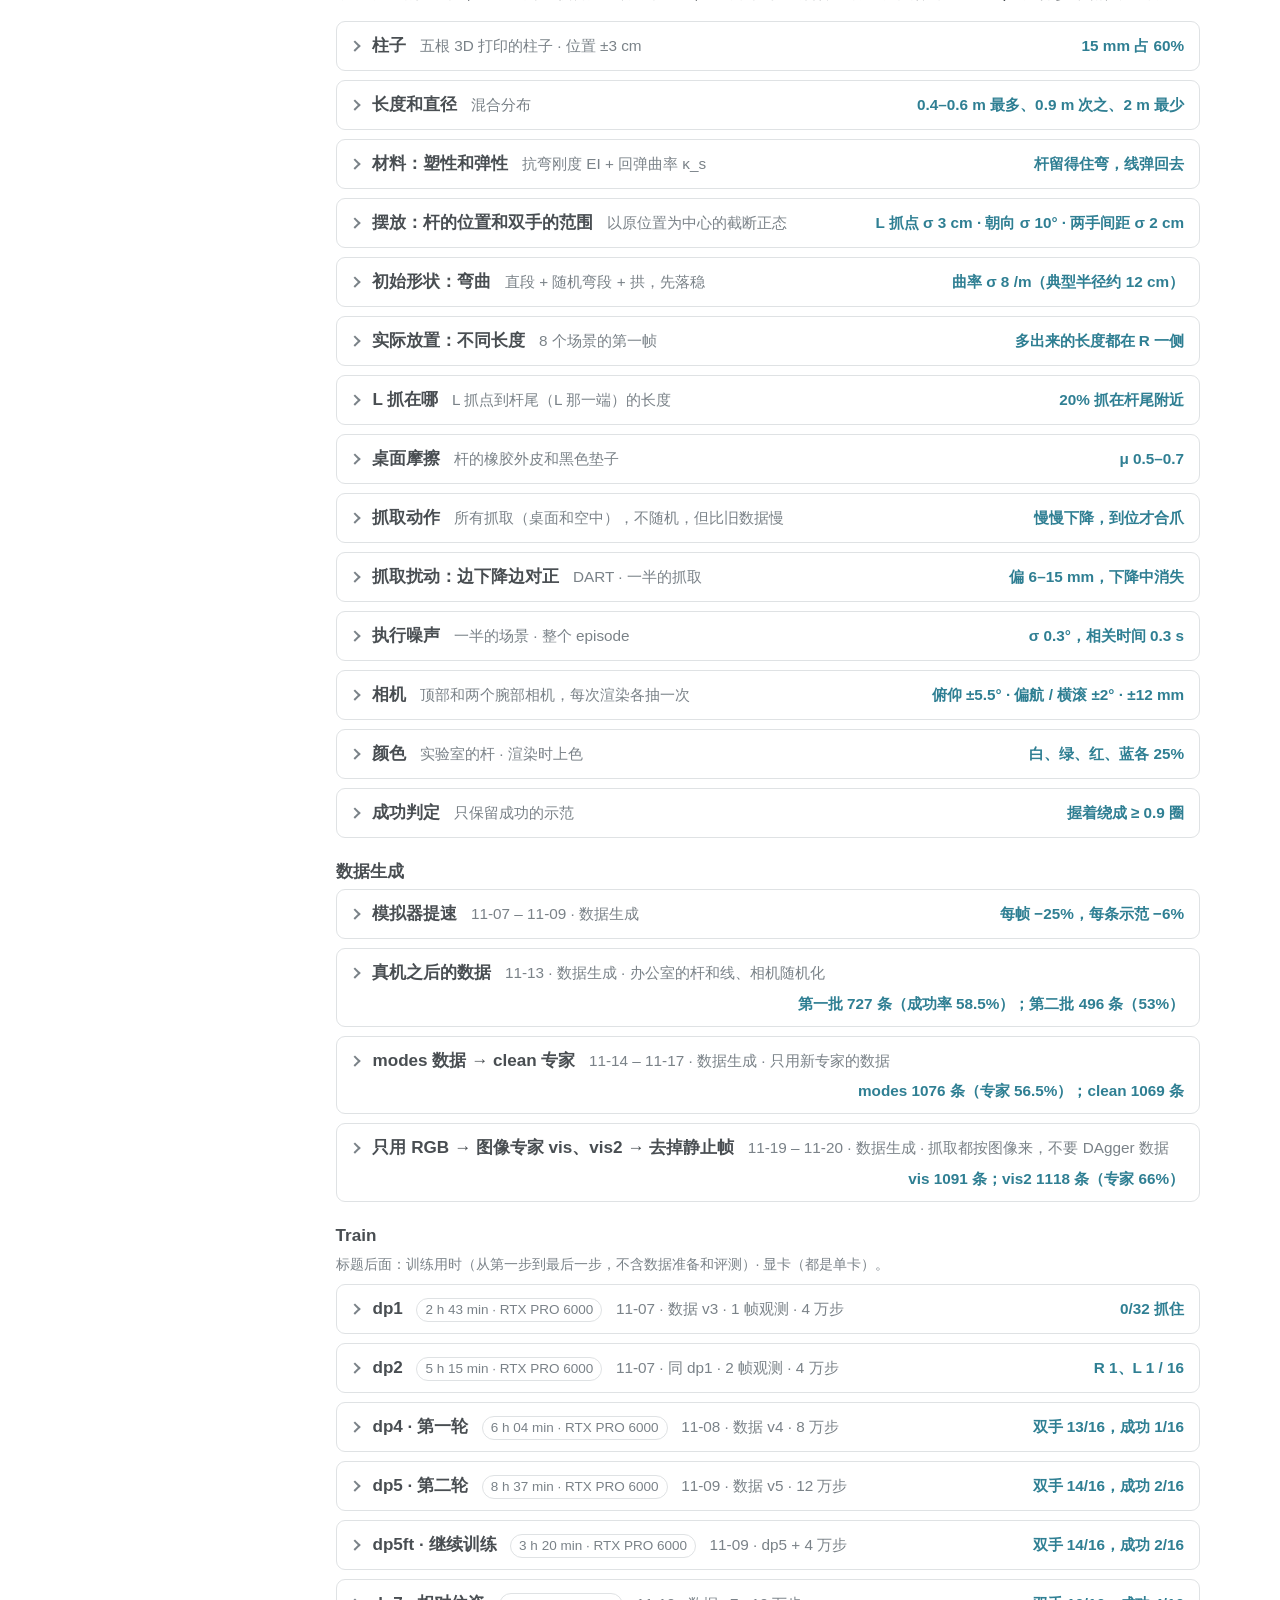
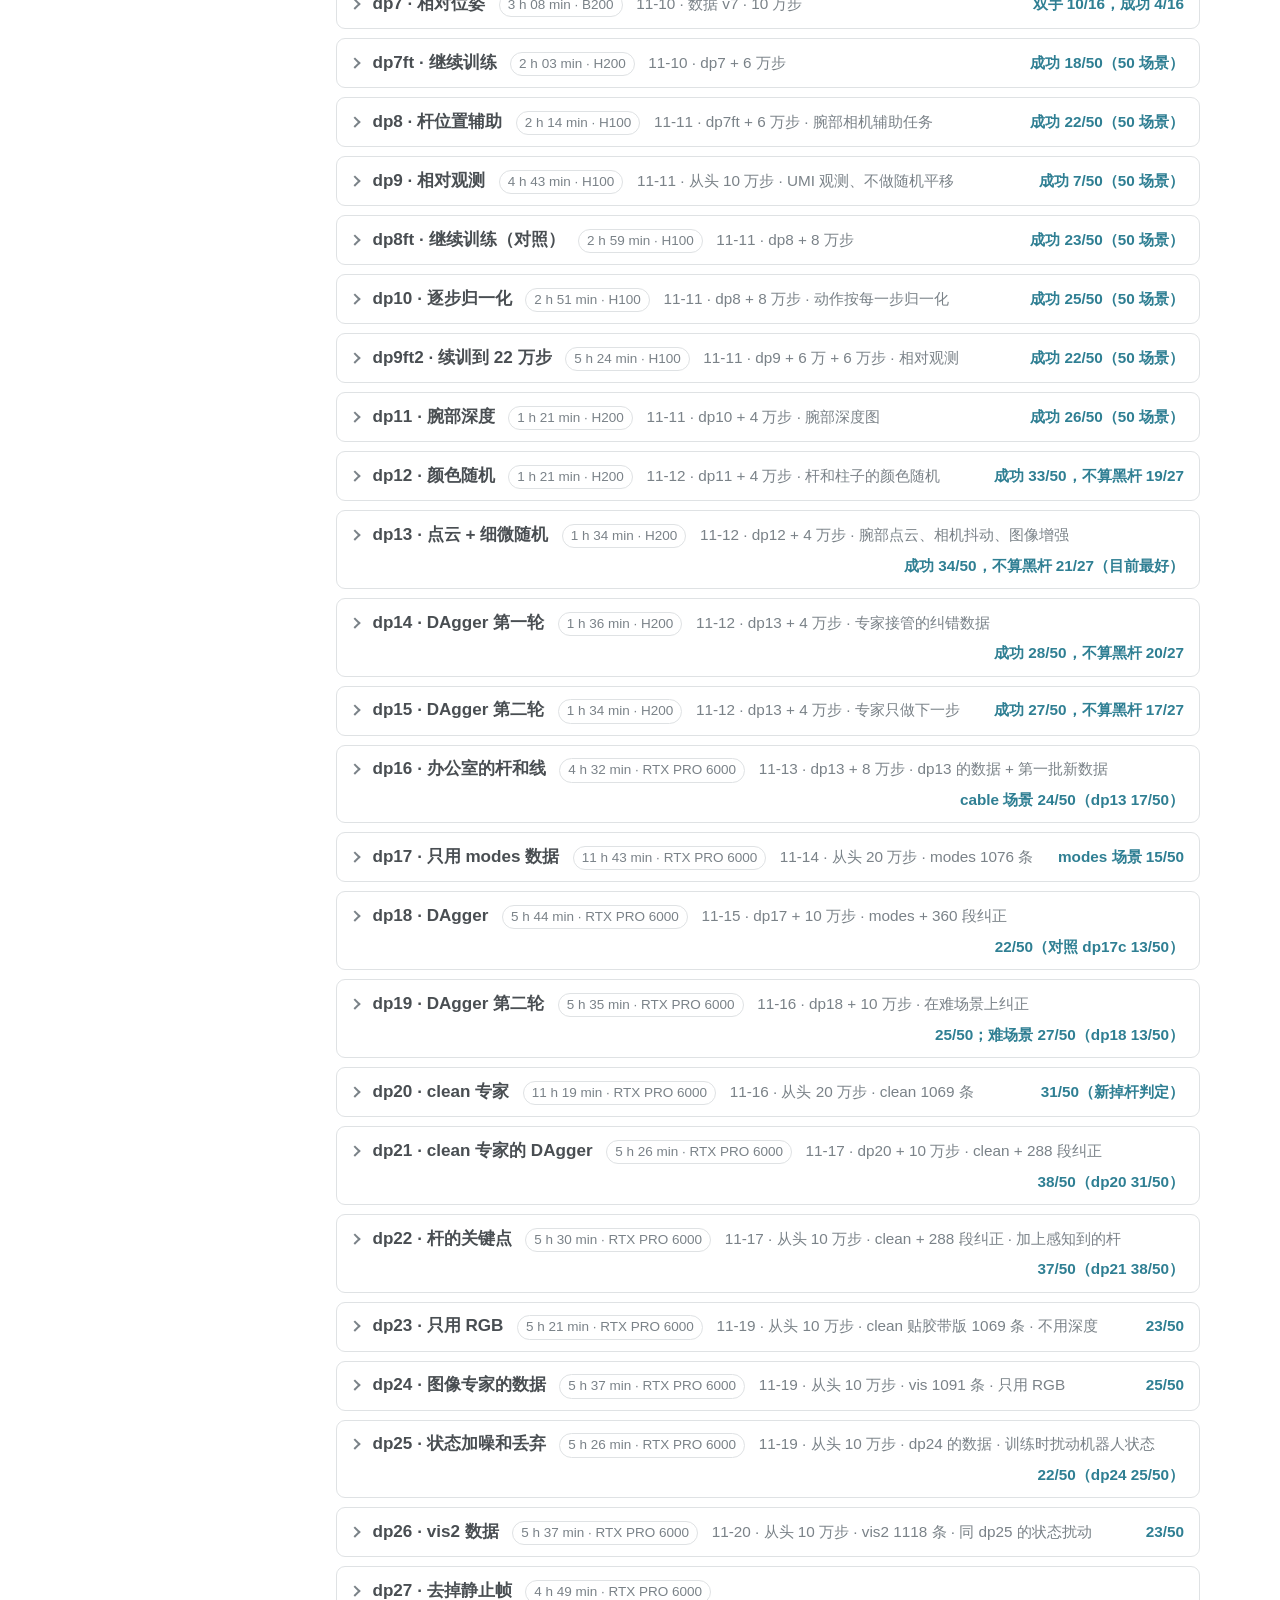
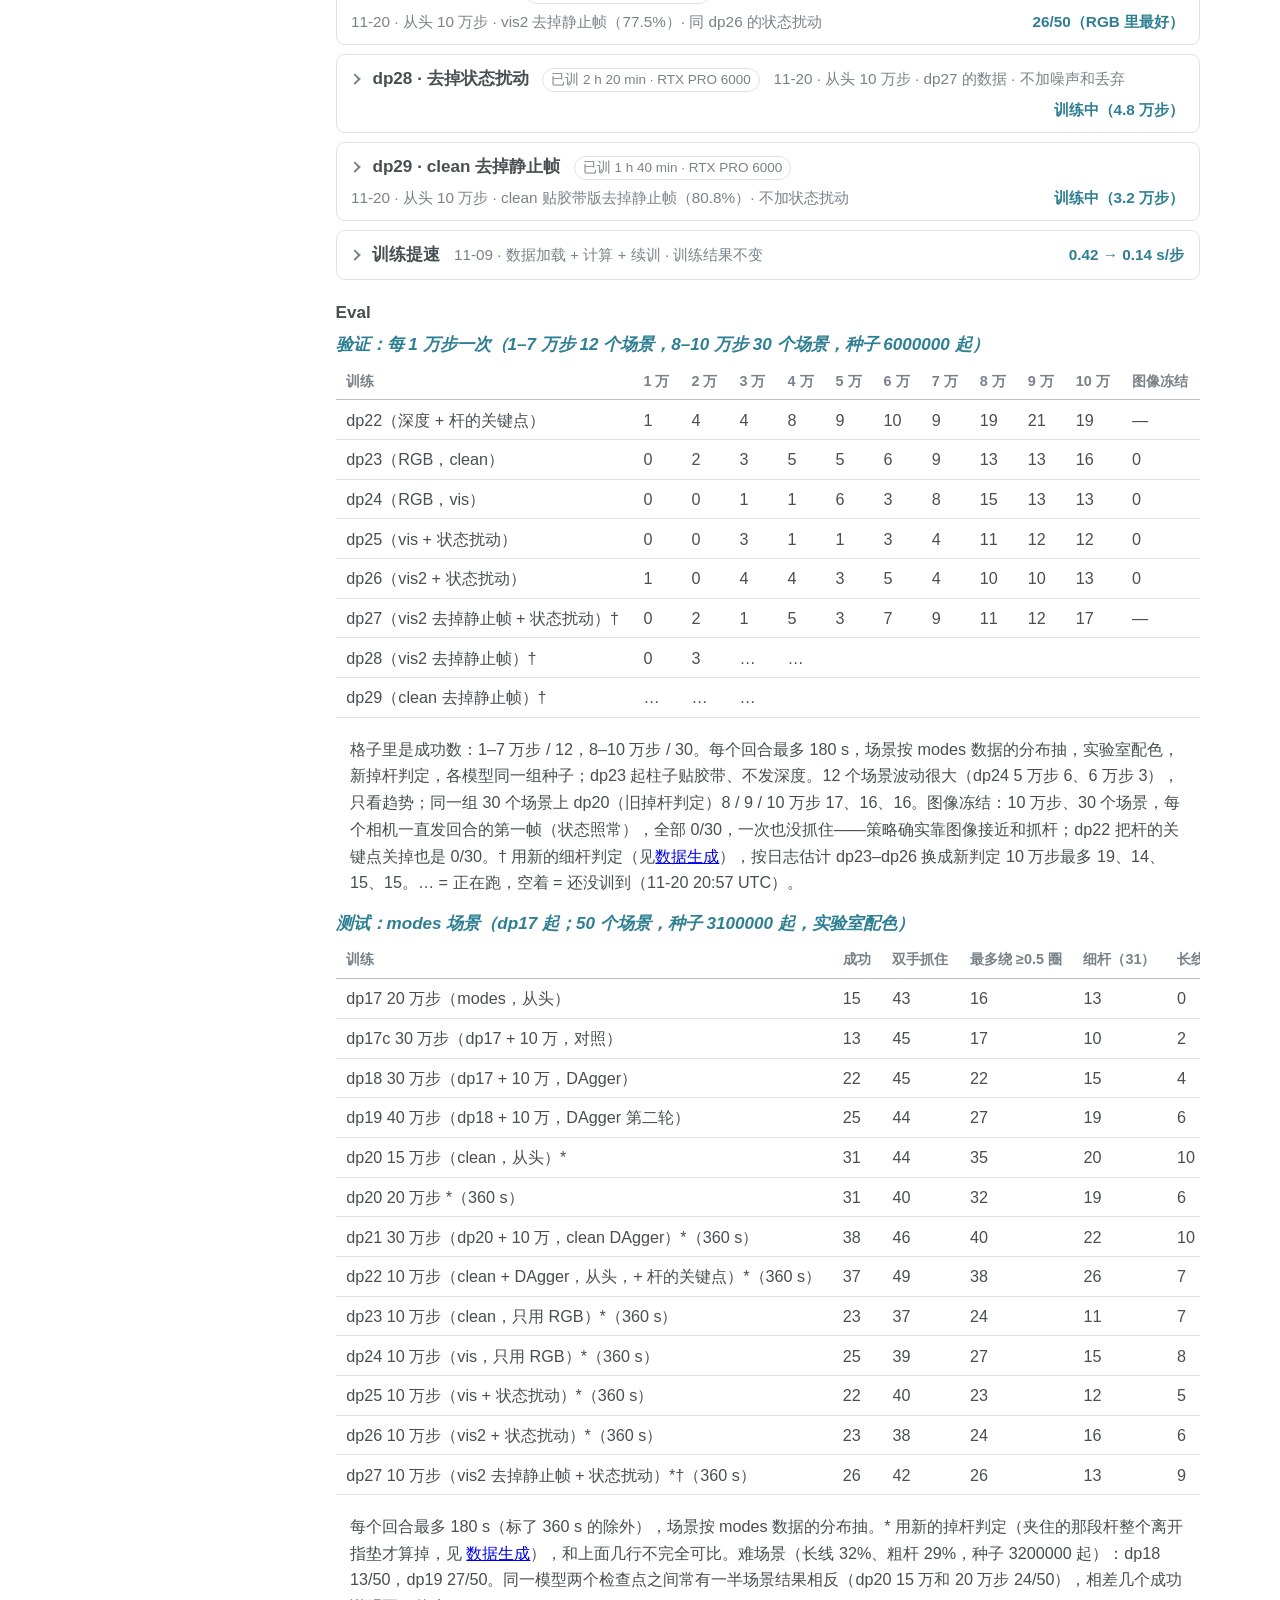
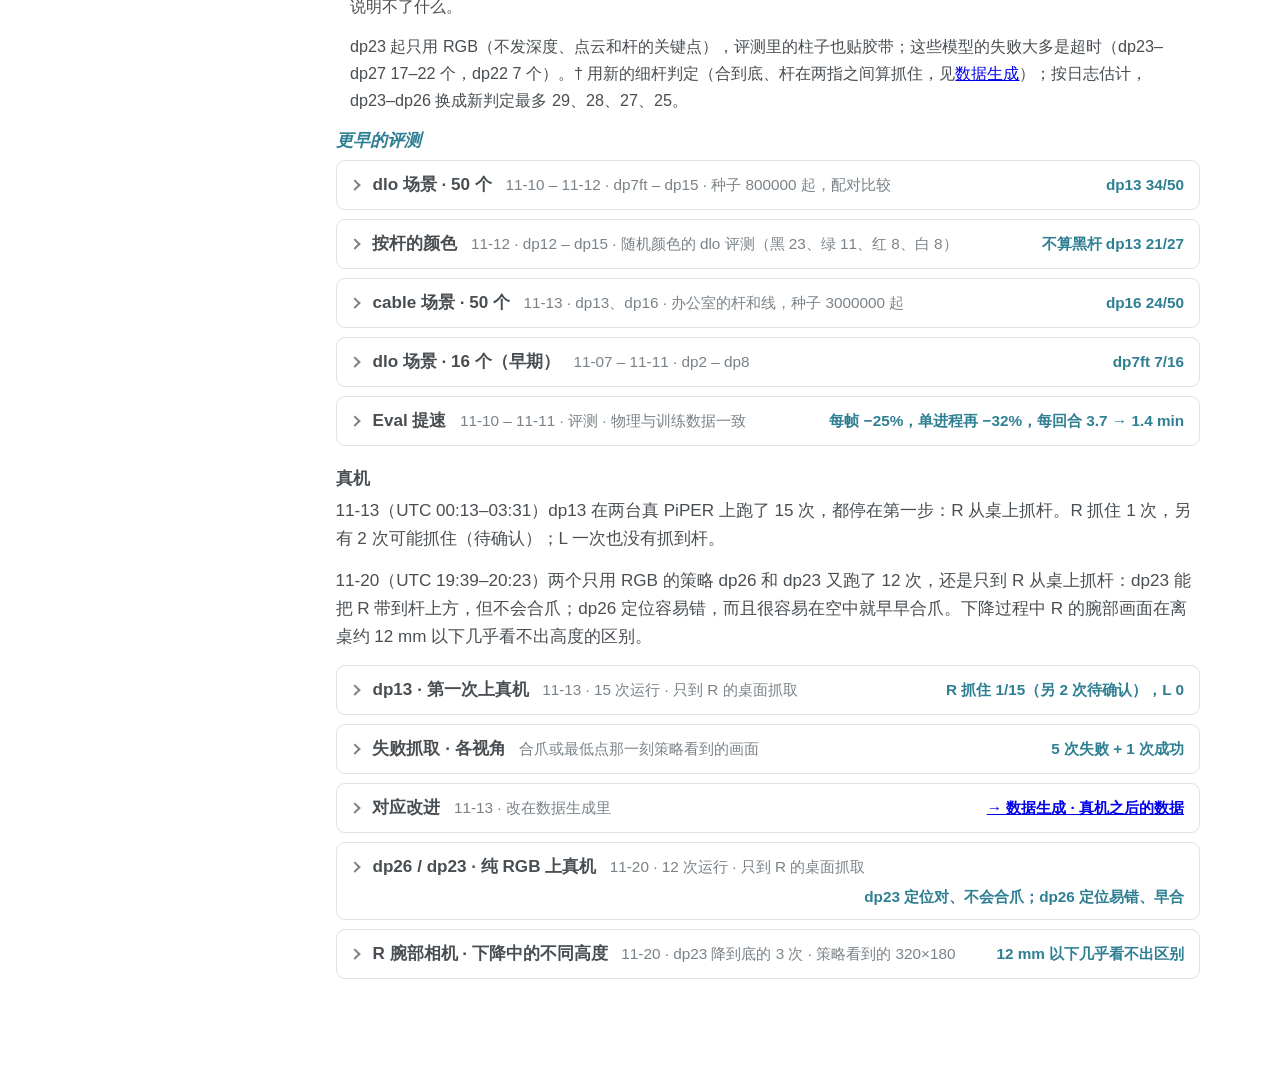
<file: post-wrap.html>
<!doctype html>
<html lang="en">
<head>
  <meta charset="utf-8">
  <meta name="viewport" content="width=device-width, initial-scale=1">
  <title>Post Wrap · Rod Simulation and Cable Manipulation</title>
  <meta name="description" content="Research demonstrations from an ongoing simulation and robotics project at UCLA.">
  <meta name="robots" content="noindex, nofollow">
  <link rel="icon" type="image/svg+xml" href="https://yukunethanzhou.github.io/images/favicon.svg">
  <link rel="icon" type="image/png" sizes="32x32" href="https://yukunethanzhou.github.io/images/favicon-32x32.png">
  <link rel="stylesheet" href="site.css">
  <style>
    .hess-conv__title {
      margin: 0 0 0.5rem;
      font-size: 1.15rem;
      line-height: 1.3;
    }

    .hess-conv__lead {
      margin: 0 0 0.9rem;
      font-size: 0.9rem;
    }

    .hess-conv__figure {
      margin: 0;
    }

    .hess-conv__controls {
      display: flex;
      flex-wrap: wrap;
      align-items: center;
      gap: 0.4rem;
      margin: 0 0 0.5rem;
    }

    .hess-conv__label {
      margin-right: 0.2rem;
      color: var(--text-light);
      font-size: 0.8rem;
      font-weight: 600;
    }

    .hess-conv__btn {
      padding: 0.15rem 0.75rem;
      color: var(--text-light);
      font: inherit;
      font-size: 0.8rem;
      background: var(--bg);
      border: 1px solid var(--line);
      border-radius: 999px;
      cursor: pointer;
      transition: color 0.15s ease, border-color 0.15s ease, background-color 0.15s ease;
    }

    .hess-conv__btn:hover {
      color: var(--text);
      border-color: var(--line-strong);
    }

    .hess-conv__btn:focus-visible {
      outline: 2px solid var(--accent);
      outline-offset: 2px;
    }

    .hess-conv__btn[aria-pressed="true"] {
      color: var(--accent);
      background: var(--accent-soft);
      border-color: var(--accent);
    }

    .hess-conv__legend {
      display: flex;
      flex-wrap: wrap;
      gap: 0.3rem 1.1rem;
      margin: 0.6rem 0 0.45rem;
      padding: 0;
      color: var(--text-light);
      font-size: 0.78rem;
      list-style: none;
    }

    .hess-conv__swatch {
      display: inline-block;
      width: 1.5rem;
      margin-right: 0.4rem;
      vertical-align: middle;
      border-top: 2.5px solid;
    }

    .hess-conv__chart {
      padding: 0.4rem;
      border: 1px solid var(--line);
      border-radius: 0.5rem;
    }

    .hess-conv__chart canvas {
      display: block;
      width: 100%;
      height: 22rem;
    }

    @media (max-width: 599px) {
      .hess-conv__chart canvas {
        height: 18rem;
      }
    }

    /* V4-DP training runs: one expandable entry per run, its details as a two-column table */
    .dp-runs {
      display: grid;
      grid-template-columns: minmax(0, 1fr); /* an entry no wider than the page: its table scrolls on its own */
      gap: 0.5rem;
      margin: 0.25rem 0 1rem;
    }

    .dp-run {
      border: 1px solid var(--line);
      border-radius: 0.5rem;
    }

    .dp-run[open] {
      border-color: var(--line-strong);
    }

    .dp-run > summary {
      display: flex;
      flex-wrap: wrap;
      align-items: baseline;
      gap: 0.2rem 0.75rem;
      padding: 0.55rem 0.8rem;
      cursor: pointer;
      list-style: none;
    }

    .dp-run > summary::-webkit-details-marker {
      display: none;
    }

    .dp-run > summary::before {
      content: "";
      align-self: center;
      width: 0.45rem;
      height: 0.45rem;
      border-right: 2px solid var(--text-light);
      border-bottom: 2px solid var(--text-light);
      transform: rotate(-45deg);
      transition: transform 0.15s ease;
    }

    .dp-run[open] > summary::before {
      transform: rotate(45deg);
    }

    .dp-run > summary:focus-visible {
      outline: 2px solid var(--accent);
      outline-offset: 2px;
      border-radius: 0.5rem;
    }

    .dp-run > summary:hover .dp-run__name {
      color: var(--accent);
    }

    .dp-run__name {
      font-weight: 700;
    }

    /* a training run's time and GPU, right after its title */
    .dp-run__train {
      padding: 0 0.45rem;
      color: var(--text-light);
      font-size: 0.75rem;
      white-space: nowrap;
      border: 1px solid var(--line);
      border-radius: 999px;
    }

    .page-prose .dp-train-legend {
      margin: 0 0 0.4rem;
      color: var(--text-light);
      font-size: 0.8rem;
    }

    .dp-run__meta {
      color: var(--text-light);
      font-size: 0.85rem;
    }

    .dp-run__result {
      margin-left: auto;
      color: var(--accent);
      font-size: 0.85rem;
      font-weight: 600;
    }

    .dp-run .page-prose__table {
      margin: 0;
      padding: 0 0.8rem 0.6rem;
    }

    .page-prose .dp-run th[scope="row"] {
      width: 7rem;
      color: var(--text-light);
      font-size: 0.8rem;
      font-weight: 700;
      white-space: nowrap;
      border-bottom-color: var(--line);
    }

    .page-prose .dp-run td:last-child {
      white-space: normal;
    }

    /* the speed-up tables: where a change applies, under its name */
    .speed-use {
      color: var(--text-light);
      font-size: 0.8rem;
    }

    /* prose inside an entry, before or after its table */
    .dp-run__note {
      padding: 0 0.8rem;
      font-size: 0.9rem;
    }

    .dp-run__note--end {
      padding-bottom: 0.6rem;
    }

    /* the real robot's figures: several camera views side by side, as wide as the entry */
    .dp-run .page-prose__figure {
      margin: 0.25rem 0 1rem;
    }

    .page-prose__figure--wide img {
      max-width: 100%;
    }

    /* tall or small figures (the randomisation's): not wider than they need */
    .page-prose__figure--tall img {
      max-width: min(100%, 36rem);
    }

    .page-prose__figure figcaption {
      margin-top: 0.35rem;
      color: var(--text-light);
      font-size: 0.85rem;
      line-height: 1.45;
    }

    /* a term with a note: clicked, the note opens next to it (a popover; without popovers it shows below) */
    .term {
      padding: 0;
      border: 0;
      border-bottom: 1px dashed currentColor;
      background: none;
      color: var(--accent);
      font: inherit;
      cursor: pointer;
    }

    .term:hover {
      border-bottom-style: solid;
    }

    .term:focus-visible {
      outline: 2px solid var(--accent);
      outline-offset: 2px;
      border-radius: 2px;
    }

    .term-note {
      margin: 0.5rem 0.8rem;
      padding: 0.7rem 0.9rem 0.8rem;
      border: 1px solid var(--line-strong);
      border-radius: 0.5rem;
      background: var(--bg);
      color: var(--text);
      font-size: 0.85rem;
      line-height: 1.55;
    }

    .term-note__close {
      display: none;
    }

    .page-prose .term-note__title {
      margin: 0 0 0.4rem;
      font-weight: 700;
    }

    .term-note__title span {
      margin-left: 0.4rem;
      color: var(--text-light);
      font-size: 0.8rem;
      font-weight: 400;
    }

    .page-prose .term-note ul {
      margin: 0 0 0.4rem;
    }

    .page-prose .term-note__code {
      margin: 0;
      color: var(--text-light);
      font-size: 0.8rem;
    }

    @supports selector(:popover-open) {
      .term-note {
        position: fixed;
        inset: auto;
        margin: 0;
        width: min(26rem, calc(100vw - 1rem));
        max-height: min(70vh, 32rem);
        overflow: auto;
        box-shadow: 0 6px 24px rgba(0, 0, 0, 0.18);
      }

      .term-note__close {
        display: block;
        float: right;
        margin: -0.3rem -0.4rem 0 0.5rem;
        padding: 0 0.35rem;
        border: 0;
        background: none;
        color: var(--text-light);
        font-size: 1.2rem;
        line-height: 1.4;
        cursor: pointer;
      }

      .term-note__close:hover {
        color: var(--accent);
      }
    }

    /* phones: the row names wrap so the details keep most of the width */
    @media (max-width: 480px) {
      .dp-run .page-prose__table {
        padding: 0 0.5rem 0.5rem;
      }

      .page-prose .dp-run th[scope="row"] {
        width: 4.2rem;
        white-space: normal;
      }
    }
  </style>
</head>
<body>
  <div class="site-bar">
    <button type="button" class="site-bar__menu" aria-controls="site-nav" aria-expanded="false" aria-label="Open sections">
      <svg viewBox="0 0 20 20" aria-hidden="true" focusable="false"><path d="M3 5.5h14M3 10h14M3 14.5h14" fill="none" stroke="currentColor" stroke-width="1.8" stroke-linecap="round"/></svg>
    </button>
    <span class="site-bar__title">Post Wrap</span>
  </div>
  <div class="site-scrim"></div>

  <div class="standalone-project">
    <nav class="site-nav" id="site-nav" aria-label="Sections">
      <div class="site-nav__head">
        <span class="site-nav__label">Sections</span>
        <button type="button" class="site-nav__close" aria-label="Close sections">
          <svg viewBox="0 0 20 20" aria-hidden="true" focusable="false"><path d="M5 5l10 10M15 5L5 15" fill="none" stroke="currentColor" stroke-width="1.8" stroke-linecap="round"/></svg>
        </button>
      </div>
      <ul class="site-nav__list">
        <li><a class="site-nav__link" href="index.html">Home</a></li>
        <li>
          <a class="site-nav__link" href="gs-enhancement.html">Real2Sim</a>
          <ul class="site-nav__sub">
            <li><a class="site-nav__link site-nav__link--sub" href="gs-enhancement.html">GS Enhancement</a></li>
            <li><a class="site-nav__link site-nav__link--sub" href="perception.html">Perception</a></li>
            <li><a class="site-nav__link site-nav__link--sub" href="parameter-identification.html">Parameter Identification</a></li>
          </ul>
        </li>
        <li><a class="site-nav__link" href="simulator.html">Simulator</a></li>
        <li>
          <a class="site-nav__link is-active" href="sim.html">Sim</a>
          <ul class="site-nav__sub">
            <li>
              <a class="site-nav__link site-nav__link--sub" href="post-wrap.html" aria-current="page">Post Wrap</a>
              <ul class="site-nav__sub site-nav__sub--deep">
                <li><a class="site-nav__link site-nav__link--deep" href="post-wrap.html#mpc">MPC</a></li>
                <li>
                  <a class="site-nav__link site-nav__link--deep" href="post-wrap.html#imitation-learning">Imitation Learning</a>
                  <ul class="site-nav__sub site-nav__sub--deeper" lang="zh-CN">
                    <li><a class="site-nav__link site-nav__link--deeper" href="post-wrap.html#il-scripted">脚本做法</a></li>
                    <li><a class="site-nav__link site-nav__link--deeper" href="post-wrap.html#il-v0">V0</a></li>
                    <li><a class="site-nav__link site-nav__link--deeper" href="post-wrap.html#il-v1">V1-纯感知版</a></li>
                    <li><a class="site-nav__link site-nav__link--deeper" href="post-wrap.html#il-v2">V2-双臂相机</a></li>
                    <li><a class="site-nav__link site-nav__link--deeper" href="post-wrap.html#il-v3">V3-pi0.5</a></li>
                    <li><a class="site-nav__link site-nav__link--deeper" href="post-wrap.html#il-v4-dp">V4-DP</a></li>
                  </ul>
                </li>
              </ul>
            </li>
            <li>
              <a class="site-nav__link site-nav__link--sub" href="knot.html">Knot</a>
              <ul class="site-nav__sub site-nav__sub--deep">
                <li><a class="site-nav__link site-nav__link--deep" href="knot.html#scripted-expert">Scripted Expert</a></li>
              </ul>
            </li>
            <li>
              <a class="site-nav__link site-nav__link--sub" href="route-insert.html">Route and Insert</a>
              <ul class="site-nav__sub site-nav__sub--deep">
                <li><a class="site-nav__link site-nav__link--deep" href="route-insert.html#scripted-expert">Scripted Expert</a></li>
              </ul>
            </li>
            <li>
              <a class="site-nav__link site-nav__link--sub" href="bottle-lift.html">Bottle Lift</a>
              <ul class="site-nav__sub site-nav__sub--deep">
                <li><a class="site-nav__link site-nav__link--deep" href="bottle-lift.html#scripted-expert">Scripted Expert</a></li>
              </ul>
            </li>
          </ul>
        </li>
        <li><a class="site-nav__link" href="sim2real.html">Sim2Real</a></li>
      </ul>
    </nav>

    <main id="main">
      <header class="standalone-project__header">
        <h1>Rod Simulation and Cable Manipulation</h1>
      </header>

      <p class="media-page__intro">Research demonstrations from my ongoing simulation and robotics project at UCLA.</p>

      <section class="page-section" id="post-wrap" aria-labelledby="post-wrap-title">
        <p class="page-section__kicker">Sim</p>
        <h2 class="page-section__title" id="post-wrap-title">Post Wrap</h2>

        <section class="page-subsection" id="mpc" aria-labelledby="mpc-title">
          <h3 class="page-subsection__title" id="mpc-title">MPC</h3>

          <div class="page-notes" lang="zh-CN">
            <ul>
              <li>bug：
                <ul>
                  <li>对于随机长度，得开始考虑左手抓取的位置，接触点的位置</li>
                  <li>卡死的时候要加入重抓，找附近的位置，然后预测是否可以</li>
                  <li>夹爪和rod是刚性耦合，对于软的rod会穿模；改成真实推算的摩擦阈值</li>
                  <li>初始抓取问题：抓末尾分数最高，但是会影响后面重抓然后重抓范围不够大就会失败。固定规则：左手抓在“引入段长度 + 绕一圈所需长度 + 3 cm”处，杆不够长就抓末端</li>
                </ul>
              </li>
              <li>速度慢：把一个 world 的整套 PCG 放进一个 thread block，kernel 边界变成 block 内的同步
                <ul>
                  <li>mps。multi</li>
                </ul>
              </li>
              <li>双臂位置，左臂有些姿势达不到，比如远一点的地面的线，捡起来必须要竖直否则会碰，但是达不到这个角度，就会判断失败</li>
            </ul>
          </div>

          <div class="page-notes" lang="zh-CN">
            <p class="page-notes__title">Control：双臂？</p>
            <ul>
              <li>先单臂，另外一个固定位置作为握持</li>
              <li>右手完全不动、又要绕两圈</li>
              <li>加入防止手腕卡死的重抓操作</li>
              <li>重新加入cost：圈数，角度，距离等</li>
              <li>进度：以高度，圈数，有多长贴在柱面上</li>
              <li>加入关节，关节极限到mpc，作为cost，一同规划</li>
            </ul>
          </div>

          <div class="media-gallery">
            <figure class="media-gallery__item">
              <div class="media-gallery__media">
                <video controls playsinline preload="metadata" aria-label="One-Turn Post Wrap with MPC">
                  <source src="videos/sim_wrap_one_turn_mpc.mp4" type="video/mp4">
                </video>
              </div>
              <figcaption>One-Turn Post Wrap with MPC</figcaption>
            </figure>

            <figure class="media-gallery__item">
              <div class="media-gallery__media">
                <video controls playsinline preload="metadata" aria-label="Post Wrap Failure: Coil Collision">
                  <source src="videos/sim_wrap_failuree_coilCollision.mp4" type="video/mp4">
                </video>
              </div>
              <figcaption>Post Wrap Failure: Coil Collision</figcaption>
            </figure>

            <div class="media-gallery__item media-gallery__item--wide hess-conv" id="hessian-convergence" lang="zh-CN">
              <h4 class="hess-conv__title" id="hessian-convergence-title">杆自接触Hessian忽略非对角项收敛比较</h4>
              <p class="hess-conv__lead">41 个节点的杆摆成 α 形，末段从上方压过首段；夹爪在离交叉点 5.5 mm 处把上股下压 2 或 4 mm 后保持。误差是相对严格收敛参考解的最大位置偏差，耗时为单个 world、每 1/60 s 一帧（4 个子步，RTX 4060 Laptop）。三种 Hessian 的接触能量和梯度完全相同，只差矩阵里放了哪些块：full 保留两股之间的块，segment 只保留每段内部的块，diagonal 只保留每个粒子自己的 3×3 块。</p>
              <figure class="hess-conv__figure" aria-labelledby="hessian-convergence-title">
                <div class="hess-conv__controls" role="group" aria-label="场景">
                  <span class="hess-conv__label">场景</span>
                  <button type="button" class="hess-conv__btn" data-scenario="k1e4_2mm" aria-pressed="false">k 1e4 · 压 2 mm</button>
                  <button type="button" class="hess-conv__btn" data-scenario="k1e5_2mm" aria-pressed="true">k 1e5 · 压 2 mm</button>
                  <button type="button" class="hess-conv__btn" data-scenario="k1e5_4mm" aria-pressed="false">k 1e5 · 压 4 mm</button>
                </div>
                <div class="hess-conv__controls" role="group" aria-label="横轴">
                  <span class="hess-conv__label">横轴</span>
                  <button type="button" class="hess-conv__btn" data-axis="iterations" aria-pressed="true">Newton 迭代上限</button>
                  <button type="button" class="hess-conv__btn" data-axis="ms" aria-pressed="false">每帧耗时 ms</button>
                </div>
                <ul class="hess-conv__legend">
                  <li><span class="hess-conv__swatch" style="border-color: var(--accent)"></span>full（含交叉块）</li>
                  <li><span class="hess-conv__swatch" style="border-color: #7f77dd; border-top-style: dashed"></span>segment（丢跨股块）</li>
                  <li><span class="hess-conv__swatch" style="border-color: #d85a30; border-top-style: dotted"></span>diagonal（只留对角）</li>
                </ul>
                <div class="hess-conv__chart">
                  <canvas role="img" aria-label="离收敛解的误差随 Newton 迭代上限的变化"></canvas>
                </div>
              </figure>
            </div>
          </div>
        </section>

        <section class="page-subsection" id="imitation-learning" aria-labelledby="imitation-learning-title">
          <h3 class="page-subsection__title" id="imitation-learning-title">Imitation Learning</h3>

          <div class="page-prose" lang="zh-CN">
            <h4 id="il-scripted">脚本做法</h4>
            <p class="page-prose__label">绕柱任务需要的原语</p>
            <p>
              <code>grasp(arm, s)</code>在线缆弧长 s 处抓取，脚本：感知给出中心线，直接计算抓取位姿<br>
              move(arm, position)<br>
              <code>wrap_a_turn</code>：<br>
              设置接触点，高度，圈数/角度，缠绕圈之间的高度差<br>
              <code>wrap</code>让rod弯曲一定角度，一只手固定，一只手弯<br>
              <s><code>handover</code>单臂绕不满一圈，需要双臂交接|脚本 + 优化交接时机和抓取点：未使用</s><br>
              <code>tighten</code>拉紧线圈脚本 + 力阈值，或者一个小 RL<br>
              <code>release</code> + <code>verify</code>松开并检查圈数脚本：用中心线计算绕柱角度<br>
              <code>regrasp</code>，如果判断到手将碰到障碍物（此处是柱子），重抓一定距离。
            </p>

            <h4 id="il-v0">V0</h4>
            <p><span class="page-prose__label">数据生成</span>：模拟器随机场景</p>
            <ul>
              <li>柱子：5 种之一，直径 10–25 mm，位置随机（x ∈ [−0.15, 0] m、y ∈ [0.12, 0.17] m）；</li>
              <li>杆：长 0.28–0.4 m，直径 4–5.5 mm（小于 4 mm 的跳过，手指夹不住），刚度和塑性随机；</li>
              <li>引入段长度（右手起点到接触点）、杆接触柱子的侧面（接触点的位置，具体是它在柱子圆周上的方位角）、高度和螺距（绕一圈后杆往上升多少，保证不会压到自己本身）。<br>决策：wrap_a_turn 询问 env.decide(...)：每一笔之前、每次重抓、松手前</li>
            </ul>

            <p><span class="page-prose__label">训练</span>：<br>
              按照决策训练，写好的primitive，由NN来决策使用<br>
              使用成功回合里的决策，共 3,150 个：绕 1,984、重抓 184、松手 982。
            </p>

            <h5>特征生成</h5>
            <p>每一决策的对应时刻图像冻结的 DINOv2 ViT-S/14</p>
            <ul>
              <li>得到 18×32 个 patch token，每个 384 维；</li>
              <li>再按 2×2 求平均，变成 9×16 = 144 个 token</li>
            </ul>

            <h5>输入</h5>
            <ul>
              <li>3 × 144 × 384的图像特征</li>
              <li>27维的机器臂位姿
                <ul>
                  <li>关节和手指 16；两手握在杆的位置 2；是否握着 2；已绕wrap数、连续重抓次数 2；杆长、直径 2；决策时刻的 one-hot 3</li>
                </ul>
              </li>
              <li>规划信息：可以选择加入，脚本计算出来的，做判断的信息（需要percept），也可以不加，那就是纯图像信息输入，没有脚本辅助计算
                <ul>
                  <li>已绕角度、想绕多少、能绕多少；预测剩几圈和“有没有预测”标志 2；停下原因 one-hot 5</li>
                </ul>
              </li>
            </ul>

            <h5>网络结构</h5>
            <figure class="page-prose__figure">
              <img src="images/post-wrap/nn-architecture.webp" width="1200" height="1177" loading="lazy" decoding="async" alt="网络结构：三路相机图像（决策时刻 448×252）经冻结的 DINOv2 ViT-S/14 得到每路 144 个 token，再经投影 + 位置编码（384→128，区分相机）和注意力池化（4 个查询，每路 4×128）；机器人状态 27 维（可加规划 10 维）经线性层 + GELU（27→128）；两路拼接后进主干 MLP（1664→256→256），输出分三组：绕之前（绕/先重抓、角度）、重抓（距离 5 类、姿态 3 类）、松手前（松手/继续、多绕几度）。训练的部分约 67 万参数，冻结不训练的部分约 2,200 万参数。">
            </figure>
            <p>384 是 DINOv2 ViT-S/14 每个 token 的长度</p>
            <p><strong class="page-prose__term">注意力池化</strong>：<br>
              最简单的做法是把 144 个直接平均。但杆很细，只占少数几块，一平均就被稀释了。<br>
              注意力池化做的是加权平均，权重由内容决定<br>
              一个匹配由128维的向量q表示；q和token算给一个匹配分，144个做softmax，得到144个权重，表示和q的匹配度。
            </p>
            <p><strong class="page-prose__term">位置编码</strong>：<br>
              给每个 token 加上一个和它的位置对应的向量（3相机，144token，128位置向量）<br>
              学出来的
            </p>
            <p><strong class="page-prose__term">GeLU</strong>：ReLU的平滑版本</p>

            <h5>输出</h5>
            <ul>
              <li><code>stroke_action</code>用绕之前的决策训练，0 = 绕，1 = 先重抓</li>
              <li><code>stroke_angle</code>用决定“绕”的行训练，绕的角度 ÷ 360（sigmoid 输出）</li>
              <li><code>regrasp_distance</code>用重抓行训练，往杆末端挪多远：−2 / 0 / +2 / +4 / +6 cm，5 类</li>
              <li><code>regrasp_rank</code>用重抓行训练，选第几好的抓取姿态：0 / 1 / 2</li>
              <li><code>release_action</code>松手前，0 = 松手，1 = 继续绕</li>
              <li><code>release_extra</code>决定“继续绕”的行，再多绕多少度 ÷ 90（sigmoid 输出）</li>
            </ul>

            <p class="page-prose__label">训练结果</p>
            <p><strong class="page-prose__term">位置编码</strong><br>
              所有格子的编码彼此几乎一样：左右相邻格子的余弦相似度 0.99，隔 8 格也有 0.97。说明没有学出任何位置结构。<br>
              原因：网络靠机器人状态就能猜对大部分标签
            </p>
            <p><strong class="page-prose__term">成功率（Sim）</strong><br>
              完全Sim真值：<br>
              纯脚本 94%
            </p>
            <div class="media-gallery">
              <figure class="media-gallery__item">
                <div class="media-gallery__media">
                  <video controls playsinline preload="metadata" aria-label="真值纯脚本失败案例 1（2012）">
                    <source src="videos/TrueValue_Failure1_2012.mp4" type="video/mp4">
                  </video>
                </div>
                <figcaption>真值纯脚本失败案例 1（2012）</figcaption>
              </figure>

              <figure class="media-gallery__item">
                <div class="media-gallery__media">
                  <video controls playsinline preload="metadata" aria-label="真值纯脚本失败案例 2（2033）">
                    <source src="videos/TrueValue_Failure2_2033.mp4" type="video/mp4">
                  </video>
                </div>
                <figcaption>真值纯脚本失败案例 2（2033）</figcaption>
              </figure>
            </div>
            <p>NN+部分脚本协助88% given the script’s planner numbers如要绕几圈</p>
            <div class="media-gallery">
              <figure class="media-gallery__item media-gallery__item--wide">
                <div class="media-gallery__media">
                  <video controls playsinline preload="metadata" aria-label="成功对比（2020）：左为真值脚本，右为 NN 决策">
                    <source src="videos/True_value_NN_Success_2020.mp4" type="video/mp4">
                  </video>
                </div>
                <figcaption>成功对比（2020）：左为真值脚本，右为 NN 决策</figcaption>
              </figure>
            </div>
            <p>Sim模拟相机perception：</p>
            <ul>
              <li>修改包括柱子也从perception中获得</li>
            </ul>

            <p><span class="page-prose__label">修改</span><br>
              设计原语滑出判断 判断当前夹爪是否完全合拢（也就是没抓到 自动无阻碍合拢了）如果没有 执行重抓操作
            </p>
            <p><span class="page-prose__label">问题</span>：脚本会出现27/32: 找不到空位（桌面或另一条臂挡着），3 个是找不到无碰撞路径：重抓+-4cm，范围太大了</p>

            <h4 id="il-v1">V1-纯感知版</h4>
            <p><span class="page-prose__label">方法</span><br>
              使用DERPerception，用相机做矫正
            </p>
            <ul>
              <li>没有放深度图，矫正误差大</li>
              <li>一开始把背后看不到的那些也算去矫正了</li>
              <li>现在是保守策略，平均错误大才拉</li>
            </ul>
            <p><span class="page-prose__label">结果</span><br>
              调整多轮<br>
              （模拟环境测试）真值30/32，纯感知24/32
            </p>

            <h4 id="il-v2">V2-双臂相机</h4>
            <p>加入双臂相机</p>
            <ol>
              <li>抓取成功直接看夹爪内有没有</li>
              <li>抓前近距离看一眼加深度，找到位置</li>
              <li>抓的过程中每0.2s看加深度，找dlo位置</li>
              <li>在手检查改为相机直接判断tcp有没有dlo</li>
            </ol>
            <p>Percept</p>
            <ol>
              <li>抓取时：根据相机直接移动点，然后剩下的点自然回弹移动</li>
            </ol>

            <h4 id="il-v3">V3-pi0.5</h4>
            <p>首先先直接拿已有数据做了一遍绕圈（已拿起），效果一般 69%，但是专家本身也才60%</p>

            <p><span class="page-prose__label">问题</span><br>
              发现原因是柱子位置导致不一定成功<br>
              改为柱子在很小范围改变，适配各种rod，长杆的抓取规则调整。<br>
              因此需要重新训练pi
            </p>

            <p><span class="page-prose__label">问题</span><br>
              发现前面不收敛，考虑仿真环境提高收敛迭代数<br>
              但是生成 π 数据可能不需要S10（十次newton收敛）<br>
              对模仿学习来说，1–2 cm 的轨迹差和一点松手后的抖动，可能就相当于一点物理随机化，影响不大。
            </p>
            <p>先沿着杆去重抓，不行再松开后重抓</p>

            <p><span class="page-prose__label">问题</span><br>
              0-3成功率很高，大于8到10以上成功率很低，不容易固定。于是忽略掉这部分，提高训练速度
            </p>

            <p><span class="page-prose__label">4 个子任务 prompt</span>：<br>
              “pick up the rod from the table with both hands”（抓起）<br>
              “carry the rod to the post”（搬运）<br>
              “wind the rod one full turn around the post”（绕圈，和旧数据的 prompt 相同）<br>
              “let go of the rod”（松手）<br>
              状态是 15 维，含线圈圈数
            </p>
            <p>
              每个样本是“这一帧的三张图 + 机器人状态 + 一句 prompt → 接下来 1 秒该做的动作”<br>
              输入的状态是以文字形式输入的 受 200 个 token大小限制
            </p>
            <p>
              混合训练：一个样本总prompt+子任务prompt都训<br>
              6000steps
            </p>

            <p><span class="page-prose__label">问题</span><br>
              抓取的成功率很低 可能是因为rod的位置分布几乎不变 导致学成了固定位置范围抓取
            </p>
            <p>改变rod分布 修改抓取脚本 重新训练</p>

            <h5>v2 模型</h5>
            <ul>
              <li>570 条示范</li>
              <li>一个训练步随机抽 32 个样本，6000步约占全部帧的 24%，但是这个4000和6000差不多效果 因为分布都抽到了</li>
            </ul>
            <div class="page-prose__table">
              <table>
                <thead>
                  <tr><th scope="col">阶段</th><th scope="col">6000 步<br>每 10 步重新预测（第三轮）</th><th scope="col">6000 步<br>每 5 步重新预测</th><th scope="col">4000 步<br>每 10 步重新预测</th></tr>
                </thead>
                <tbody>
                  <tr><td>回合数</td><td>32</td><td>16</td><td>16</td></tr>
                  <tr><td>R 抓住</td><td>23（72%）</td><td>11（69%）</td><td>9（56%）</td></tr>
                  <tr><td>L 抓住</td><td>18（56%）</td><td>11（69%）</td><td>15（94%）</td></tr>
                  <tr><td>双手抓住</td><td>11（34%）</td><td>9（56%）</td><td>8（50%）</td></tr>
                  <tr><td>双手抬起</td><td>8（25%）</td><td>7（44%）</td><td>7（44%）</td></tr>
                  <tr><td>线圈 ≥0.8 圈</td><td>3</td><td>1</td><td>2</td></tr>
                  <tr><td>最终成功</td><td>2（6%）</td><td>1（6%）</td><td>2（12%）</td></tr>
                  <tr><td>抬起后成功</td><td>2/8</td><td>1/7</td><td>1/7</td></tr>
                </tbody>
              </table>
            </div>
            <p>
              （专家成功率约 85%）<br>
              原因：大概率是因为专家的抓取不会失败，无法学到真正的判断，只是根据时间点路径依赖
            </p>

            <h5>DAgger</h5>
            <p>ongoing</p>

            <h4 id="il-v4-dp">V4-DP</h4>
            <p>Diffusion Policy（LeRobot 实现，按原版配方补齐），端到端：三个相机的图像 + 机器人状态 → 接下来 16 步每只手的关节角和夹爪宽度（dp7 起加了柱子相机，动作改成夹爪坐标系下的相对位姿）。从桌面拿起杆、搬到柱子、绕一圈、松手，整个任务一个策略。</p>

            <h5 id="dp-random">随机化</h5>
            <p>第二批数据（11-13，办公室的杆和线）生成时每一项随机化的定义、范围，以及实际跑的 929 个场景（不算开局就跳过的 64 个）里的分布。专家成功 496 条（53%）：细杆 &lt; 0.75 m 304/431（71%），线 ≥ 0.75 m 146/368（40%），粗杆 46/130（35%）。训练集 = 这 496 条 + 第一批里 0.75 m 以下的细杆 377 条，每条用两套颜色和相机偏移各渲染一次。不随机：两臂底座的位置、桌面背景和光照（GS 扫描）、柱高 100 mm 和 80 mm 底板、夹爪模型、绕的方向（从柱子同一侧贴上去、向上绕）。训练时另有颜色增强、图像平移 ±16 px、杆参数输入加噪声。</p>
            <div class="dp-runs">
              <details class="dp-run">
                <summary><span class="dp-run__name">柱子</span><span class="dp-run__meta">五根 3D 打印的柱子 · 位置 ±3 cm</span><span class="dp-run__result">15 mm 占 60%</span></summary>
                <div class="dp-run__note dp-run__note--end">
                  <figure class="page-prose__figure page-prose__figure--wide page-prose__figure--tall">
                    <img src="images/post-wrap/random/posts.webp" width="1280" height="896" loading="lazy" decoding="async" alt="上：顶部相机放大的柱子附近，紫框为柱子中心的随机范围，黄点为 120 个场景的柱子中心；下：五根柱子 10、12、15、20、25 mm 的柱子相机画面">
                    <figcaption>上：顶部相机（放大），紫框 = 柱子中心的范围（原位置 (−0.19, 0.145) 周围 ±3 cm，均匀），黄点 = 120 个场景的柱子中心。下：柱子相机看到的五根柱子（直径 · 抽中的比例），都是 100 mm 高、80 mm 底板。</figcaption>
                  </figure>
                  <p>杆从柱子 85–95° 的方向贴上去，第一圈离底板 5.5–6.5 cm，向上绕，每圈升 6–9 mm（都是均匀分布）。</p>
                </div>
              </details>
              <details class="dp-run">
                <summary><span class="dp-run__name">长度和直径</span><span class="dp-run__meta">混合分布</span><span class="dp-run__result">0.4–0.6 m 最多、0.9 m 次之、2 m 最少</span></summary>
                <div class="dp-run__note">
                  <figure class="page-prose__figure page-prose__figure--wide">
                    <img src="images/post-wrap/random/lengths.webp" width="1525" height="485" loading="lazy" decoding="async" alt="929 个场景的长度和直径直方图，按细杆、线、粗杆堆叠，深色为专家成功">
                    <figcaption>929 个场景的长度和直径，按类别堆叠；深色 = 专家成功，浅色 = 失败。</figcaption>
                  </figure>
                </div>
                <div class="page-prose__table">
                  <table>
                    <tbody>
                      <tr><th scope="row">长度</th><td>0.4–0.6 m 50%，0.6–0.8 m 8%，0.8–1.0 m 25%，1.0–1.8 m 5%，1.8–2.2 m 12%（每段内均匀）</td></tr>
                      <tr><th scope="row">直径</th><td>4–6 mm 85%，6–12 mm 8%，13–16 mm 7%；指尖夹不住 4 mm 以下的杆</td></tr>
                      <tr><th scope="row">长线</th><td>长于 1.2 m 的线直径重抽：4–7 mm 均匀</td></tr>
                      <tr><th scope="row">粗杆（&gt; 6.5 mm）</th><td>长度重抽：80% 在 0.42–0.445 m（17 英寸），20% 在 0.40–0.60 m；粒子间距至少 0.67 倍直径</td></tr>
                    </tbody>
                  </table>
                </div>
              </details>
              <details class="dp-run">
                <summary><span class="dp-run__name">材料：塑性和弹性</span><span class="dp-run__meta">抗弯刚度 EI + 回弹曲率 κ_s</span><span class="dp-run__result">杆留得住弯，线弹回去</span></summary>
                <div class="dp-run__note">
                  <figure class="page-prose__figure page-prose__figure--wide">
                    <img src="images/post-wrap/random/material.webp" width="1712" height="561" loading="lazy" decoding="async" alt="左：绕 15 mm 柱子一圈后松手的形状，κ_s 越大圈越松；中：弯成半径 5 cm 后松手，塑料杆保持弯曲，κ_s 25 和 40 的线弹直；右：929 个场景的 EI 和 κ_s 散点">
                    <figcaption>按仿真里的弹塑性模型算：左 = 绕 15 mm 柱子一圈后松手，中 = 弯成半径 5 cm 后松手（蓝 = 塑料杆的 κ_s，绿 = 线的 κ_s），右 = 929 个场景的 EI 和 κ_s。</figcaption>
                  </figure>
                  <p>κ_s = M_y / EI（屈服力矩 / 抗弯刚度）：杆被弯到曲率 κ 后松手，最多弹回 κ_s——κ &lt; κ_s 完全弹回，κ &gt; κ_s 留下 κ − κ_s。κ_s 越小越“塑”，越大越“弹”。绕在 15 mm 柱子上（κ ≈ 98 /m）松手后，塑料杆的圈几乎不松；κ_s = 25 的线圈径变大，离柱子约 κ_s·ρ² ≈ 2.5 mm；弯成半径 5 cm（κ = 20 /m）的线松手就完全弹直。杆在桌上的起始形状同时是它的静止形状（见“初始形状”）。</p>
                </div>
                <div class="page-prose__table">
                  <table>
                    <tbody>
                      <tr><th scope="row">细杆 &lt; 0.75 m</th><td>E 100–800 MPa（EI 0.0015–0.055 N·m²，中位 0.013），κ_s 1–8 /m（中位 4.5）：塑料扎带杆，实测 4–7 /m</td></tr>
                      <tr><th scope="row">线 ≥ 0.75 m</th><td>E 30–200 MPa（EI 0.0005–0.016 N·m²，中位 0.0034），κ_s 12–40 /m（中位 25）：网线、充电线，更软，弯了大部分弹回去</td></tr>
                      <tr><th scope="row">粗杆 &gt; 6.5 mm</th><td>EI 0.002–0.05 N·m²（和细杆同一量级：按真实 E，手臂的力矩弯不动），κ_s 1–8 /m</td></tr>
                    </tbody>
                  </table>
                </div>
              </details>
              <details class="dp-run">
                <summary><span class="dp-run__name">摆放：杆的位置和双手的范围</span><span class="dp-run__meta">以原位置为中心的截断正态</span><span class="dp-run__result">L 抓点 σ 3 cm · 朝向 σ 10° · 两手间距 σ 2 cm</span></summary>
                <div class="dp-run__note">
                  <figure class="page-prose__figure page-prose__figure--wide">
                    <img src="images/post-wrap/random/reach.webp" width="1280" height="720" loading="lazy" decoding="async" alt="顶部相机画面上画出 L 和 R 能抓到桌面的环形范围、L 抓点的抽样框、929 个场景实际的 L 和 R 抓点、柱子的范围">
                    <figcaption>顶部相机，画在桌面高度：蓝 / 橙环 = L / R 能用竖直夹爪抓到桌面上的杆的范围（离各自底座 0.22–0.395 m），白框 = L 抓点的抽样范围（±2σ），蓝点 / 橙点 = 929 个场景实际的 L / R 抓点，紫框 = 柱子。</figcaption>
                  </figure>
                </div>
                <div class="page-prose__table">
                  <table>
                    <tbody>
                      <tr><th scope="row">抽样</th><td>L 抓点在 (−0.175, 0.06) 附近（柱子旁约 10 cm），x、y 各 σ 3 cm；杆的朝向 180°（沿两臂底座的连线）σ 10°；R 抓点在 L 往回 0.356 m 处，σ 2 cm；都截在 2σ</td></tr>
                      <tr><th scope="row">约束（不满足就重抽）</th><td>两个抓点都在各自的环里；两手抓的直段在桌面内（离桌边 4 cm）、离桌上的物体 1 cm 以上；抓点离物体 4.5 cm 以上（给张开的手指留地方）</td></tr>
                      <tr><th scope="row">实际（p10–p90）</th><td>L 抓点 x −0.195 至 −0.169 m、y 0.02–0.07 m；朝向 177–194°；两手间距 0.35–0.39 m。两只手都接近最大臂展，所以只用到白框里靠 L 底座的那部分</td></tr>
                    </tbody>
                  </table>
                </div>
              </details>
              <details class="dp-run">
                <summary><span class="dp-run__name">初始形状：弯曲</span><span class="dp-run__meta">直段 + 随机弯段 + 拱，先落稳</span><span class="dp-run__result">曲率 σ 8 /m（典型半径约 12 cm）</span></summary>
                <div class="dp-run__note">
                  <figure class="page-prose__figure page-prose__figure--wide">
                    <img src="images/post-wrap/random/shape.webp" width="1740" height="834" loading="lazy" decoding="async" alt="三个场景（0.56 m 杆、0.99 m 线、2.19 m 线）俯视的起始形状：粗线为双手要抓的直段，细线为弯段，虚线为落稳前生成的形状；下图为沿杆的离桌高度，虚线为生成时的拱，实线为落稳后">
                    <figcaption>上：俯视（方向同顶部相机），粗线 = 双手要抓的直段，细线 = 弯段（落稳后），虚线 = 生成的形状（落稳前）；灰块 = 桌上的物体，橙圈 = 机械臂底座，紫圈 = 柱子。下：沿杆的离桌高度，虚线 = 生成时的拱，实线 = 落稳后。</figcaption>
                  </figure>
                </div>
                <div class="page-prose__table">
                  <table>
                    <tbody>
                      <tr><th scope="row">直段</th><td>从 L 抓点（及杆尾）到 R 抓点再往前 4–10 cm：直的，就是两只手要抓的部分</td></tr>
                      <tr><th scope="row">弯段</th><td>再往杆头方向逐步生成：每一步的曲率 = 平滑噪声（σ 8 /m，相关长度约 8 cm）+ 避障转向（往前看 6 cm，靠近桌边 4 cm、底座 13 cm、柱子 9 cm、桌上物体 3 cm 就转开；仍碰到就重抽，最多 20 次）。长线的大弯主要来自避障转向</td></tr>
                      <tr><th scope="row">拱</th><td>弯段上 0–3 个向上的拱，高 0.5–3 cm、宽 4–15 cm</td></tr>
                      <tr><th scope="row">落稳</th><td>这个形状同时是杆的静止形状（被弯过留下的形状）；放到桌上后先落 0.5–3 s（最快的点慢于 5 mm/s），这段不录，episode 从杆静止开始。软线的拱基本塌平</td></tr>
                      <tr><th scope="row">短杆</th><td>0.40–0.5 m 的杆 R 几乎抓在杆头，所以基本是直的；0.5–0.6 m 的杆在杆头只有不到 10 cm 的弯段</td></tr>
                    </tbody>
                  </table>
                </div>
              </details>
              <details class="dp-run">
                <summary><span class="dp-run__name">实际放置：不同长度</span><span class="dp-run__meta">8 个场景的第一帧</span><span class="dp-run__result">多出来的长度都在 R 一侧</span></summary>
                <div class="dp-run__note dp-run__note--end">
                  <figure class="page-prose__figure page-prose__figure--wide page-prose__figure--tall">
                    <img src="images/post-wrap/random/starts.webp" width="1280" height="1440" loading="lazy" decoding="async" alt="8 个场景顶部相机的第一帧：0.40 m 短杆、0.56 m 杆、0.52 m 杆抓杆头、17 英寸粗杆、0.88 m、0.99 m、1.91 m、2.19 m 的线">
                    <figcaption>顶部相机第 1 帧（落稳之后；生成时的原始渲染，杆是蓝色，训练数据另上实验室的颜色）。双手抓的那段对所有长度都一样；多出来的长度在 R 一侧（画面左边）弯着铺开。2 m 左右的线有一段会出顶部相机的视野（2.19 m 那张）。</figcaption>
                  </figure>
                </div>
              </details>
              <details class="dp-run">
                <summary><span class="dp-run__name">L 抓在哪</span><span class="dp-run__meta">L 抓点到杆尾（L 那一端）的长度</span><span class="dp-run__result">20% 抓在杆尾附近</span></summary>
                <div class="dp-run__note dp-run__note--end">
                  <figure class="page-prose__figure page-prose__figure--wide page-prose__figure--tall">
                    <img src="images/post-wrap/random/lgrasp.webp" width="900" height="1047" loading="lazy" decoding="async" alt="上：0.56 m 杆，L 抓在离杆尾 11 cm；中：0.52 m 杆，L 抓在离杆尾 3 cm；下：929 个场景杆尾长度的直方图">
                    <figcaption>上：默认 L 抓在离杆尾约 11 cm（黄 = 杆尾）；中：20% 的场景抓在离杆尾 3–7 cm；下：929 个场景的杆尾长度。</figcaption>
                  </figure>
                  <p>两只手之间至少要有 34 cm 杆，所以 0.40–0.47 m 的短杆也只能抓在杆尾附近；合起来约 40% 的场景杆尾不到 8 cm。</p>
                </div>
              </details>
              <details class="dp-run">
                <summary><span class="dp-run__name">桌面摩擦</span><span class="dp-run__meta">杆的橡胶外皮和黑色垫子</span><span class="dp-run__result">μ 0.5–0.7</span></summary>
                <div class="dp-run__note dp-run__note--end">
                  <figure class="page-prose__figure page-prose__figure--wide page-prose__figure--tall">
                    <img src="images/post-wrap/random/friction.webp" width="860" height="376" loading="lazy" decoding="async" alt="929 个场景桌面摩擦系数的直方图，集中在 0.6，范围 0.5 到 0.7">
                    <figcaption>每个场景抽一次：正态 N(0.6, 0.05)，截断在 0.5–0.7；实际 p10–p90 为 0.54–0.66。</figcaption>
                  </figure>
                </div>
              </details>
              <details class="dp-run">
                <summary><span class="dp-run__name">抓取动作</span><span class="dp-run__meta">所有抓取（桌面和空中），不随机，但比旧数据慢</span><span class="dp-run__result">慢慢下降，到位才合爪</span></summary>
                <div class="dp-run__note">
                  <figure class="page-prose__figure page-prose__figure--wide">
                    <img src="images/post-wrap/random/grasp.webp" width="2000" height="716" loading="lazy" decoding="async" alt="R 在桌面上抓杆的五个时刻：R 腕部相机和顶部相机，以及杆偏离最终握持位置的距离和夹爪张开宽度随时间的曲线">
                    <figcaption>2000007 中 R 在桌面上的一次抓取（没有扰动）。上 = R 腕部相机，中 = 顶部相机，下 = 杆偏离最终握持位置的距离（R 腕部相机里横跨手指的方向）和夹爪张开宽度。</figcaption>
                  </figure>
                </div>
                <div class="page-prose__table">
                  <table>
                    <tbody>
                      <tr><th scope="row">张开</th><td>依次试 70 / 55 / 40 mm，取张开后手指不碰东西的最宽一档；桌面上的抓取实际 93% 是 40 mm（70 mm 5%、55 mm 2%），空中的没有记录</td></tr>
                      <tr><th scope="row">移动</th><td>2.0 s 移到抓取点上方，1.5 s 慢慢下降，中间不停顿；下降时目标跟着杆的实际位置走</td></tr>
                      <tr><th scope="row">合爪</th><td>手到位（TCP 连续 3 帧慢于 3 mm/s，最多等 1 s）才开始合；手指 50 mm/s（真夹爪的速度），合上后停 0.3 s</td></tr>
                      <tr><th scope="row">桌面 / 空中</th><td>桌面上往下压 3 mm，失败最多重试 2 次；空中多往下 4 mm</td></tr>
                    </tbody>
                  </table>
                </div>
              </details>
              <details class="dp-run">
                <summary><span class="dp-run__name">抓取扰动：边下降边对正</span><span class="dp-run__meta">DART · 一半的抓取</span><span class="dp-run__result">偏 6–15 mm，下降中消失</span></summary>
                <div class="dp-run__note">
                  <figure class="page-prose__figure page-prose__figure--wide">
                    <img src="images/post-wrap/random/dart.webp" width="2000" height="716" loading="lazy" decoding="async" alt="L 在桌面上抓杆、被偏了 12.7 mm 的五个时刻，以及偏差在下降过程中消失、到位后合爪的曲线">
                    <figcaption>2001013 中 L 在桌面上的一次抓取：手臂的关节被偏了 12.7 mm（横跨手指的方向），偏差在下降中线性消失。上 = L 腕部相机，中 = 顶部相机，下同上一项。</figcaption>
                  </figure>
                </div>
                <div class="page-prose__table">
                  <table>
                    <tbody>
                      <tr><th scope="row">哪些抓取</th><td>桌面上 50%、空中（搬运和缠绕中的重抓）50% 抽中；实际桌面 748/1791 次、空中 865/1728 次</td></tr>
                      <tr><th scope="row">偏多少</th><td>6–15 mm 均匀；70% 横跨手指方向（左右随机），30% 沿工具轴停在杆上方</td></tr>
                      <tr><th scope="row">怎么消失</th><td>偏差加在实际执行的关节上，下降过程中线性减小，下降到 70% 时为零，最后一段干净地下到底</td></tr>
                      <tr><th scope="row">记录的</th><td>专家的干净指令：数据里是“手偏了、一边慢慢下降一边自己对正”，对应真机上 R 偏到杆旁或停在杆上方</td></tr>
                    </tbody>
                  </table>
                </div>
              </details>
              <details class="dp-run">
                <summary><span class="dp-run__name">执行噪声</span><span class="dp-run__meta">一半的场景 · 整个 episode</span><span class="dp-run__result">σ 0.3°，相关时间 0.3 s</span></summary>
                <div class="dp-run__note dp-run__note--end">
                  <figure class="page-prose__figure page-prose__figure--wide">
                    <img src="images/post-wrap/random/noise.webp" width="1300" height="375" loading="lazy" decoding="async" alt="六个关节的执行噪声样例曲线，在正负 1 度以内缓慢变化">
                    <figcaption>六个关节的一段噪声样例。</figcaption>
                  </figure>
                  <p>每个关节一条 Ornstein-Uhlenbeck 过程（平稳标准差 0.3°，相关时间 0.3 s），手臂按“指令 + 噪声”运动，记录的仍是干净的指令：数据里有手臂被带偏、指令把它拉回来的样子。约一半的场景有（实际 53%）。</p>
                </div>
              </details>
              <details class="dp-run">
                <summary><span class="dp-run__name">相机</span><span class="dp-run__meta">顶部和两个腕部相机，每次渲染各抽一次</span><span class="dp-run__result">俯仰 ±5.5° · 偏航 / 横滚 ±2° · ±12 mm</span></summary>
                <div class="dp-run__note">
                  <figure class="page-prose__figure page-prose__figure--wide page-prose__figure--tall">
                    <img src="images/post-wrap/random/camera.webp" width="1280" height="1440" loading="lazy" decoding="async" alt="同一帧在四种相机位姿下的画面：左列顶部相机，右列 L 腕部相机；从上到下为标称、俯仰加 5.5 度、俯仰减 5.5 度、偏航 2 度横滚 2 度加平移和焦距">
                    <figcaption>同一帧：左 = 顶部相机，右 = L 腕部相机；从上到下：标称位姿、俯仰 +5.5°、俯仰 −5.5°、偏航 2° + 横滚 2° + 平移 (12, −12, 12) mm + 焦距 +3%（都取抽样范围的边）。</figcaption>
                  </figure>
                </div>
                <div class="page-prose__table">
                  <table>
                    <tbody>
                      <tr><th scope="row">范围</th><td>每个相机各自：平移每轴 ±12 mm，俯仰 ±5.5°、偏航 ±2°、横滚 ±2°（绕相机自身的轴），焦距 ±3%，都是均匀分布</td></tr>
                      <tr><th scope="row">一致性</th><td>腕部深度和 RGB 用同一套位姿；柱子相机由顶部相机生成，跟着一起动；每条数据渲染两次，各抽一次</td></tr>
                      <tr><th scope="row">为什么</th><td>实测真机 R 腕部相机比仿真多俯仰约 4.5°、位置差约 1 cm（见 <a href="#dp-real">真机</a>），范围要比实测误差大</td></tr>
                    </tbody>
                  </table>
                </div>
              </details>
              <details class="dp-run">
                <summary><span class="dp-run__name">颜色</span><span class="dp-run__meta">实验室的杆 · 渲染时上色</span><span class="dp-run__result">白、绿、红、蓝各 25%</span></summary>
                <div class="dp-run__note dp-run__note--end">
                  <figure class="page-prose__figure page-prose__figure--wide">
                    <img src="images/post-wrap/random/colors.webp" width="1920" height="540" loading="lazy" decoding="async" alt="同一帧四种颜色：白杆白柱、绿杆橙柱、红杆橙柱、蓝杆白柱，上为顶部相机，下为 L 腕部相机">
                    <figcaption>同一帧换颜色（上 = 顶部相机，下 = L 腕部相机）。</figcaption>
                  </figure>
                  <p>杆：白、绿、红、蓝各 25%，每种亮度再随机 ±10–15%、每个通道 ±0.02–0.04；柱子：白、橙各一半；桌面和背景不变。颜色在渲染时上，不用重新仿真；颜色和相机偏移的抽样互相独立。</p>
                </div>
              </details>
              <details class="dp-run">
                <summary><span class="dp-run__name">成功判定</span><span class="dp-run__meta">只保留成功的示范</span><span class="dp-run__result">握着绕成 ≥ 0.9 圈</span></summary>
                <div class="dp-run__note dp-run__note--end">
                  <figure class="page-prose__figure page-prose__figure--wide page-prose__figure--tall">
                    <img src="images/post-wrap/random/success.webp" width="1000" height="360" loading="lazy" decoding="async" alt="结束时的顶部相机和柱子相机画面：杆在柱子上绕了一圈，两只手仍握着">
                    <figcaption>2000007 结束时：0.99 圈，两只手还握着（左 = 顶部相机，右 = 柱子相机）。</figcaption>
                  </figure>
                  <p>专家的一圈以“握住”结束，不松手；评测（sim_eval --success hold）用同一个判定。</p>
                </div>
              </details>
            </div>

            <h5>数据生成</h5>
            <div class="dp-runs">
              <details class="dp-run">
                <summary><span class="dp-run__name">模拟器提速</span><span class="dp-run__meta">11-07 – 11-09 · 数据生成</span><span class="dp-run__result">每帧 −25%，每条示范 −6%</span></summary>
                <div class="dp-run__note">
                  <p>数据 v5 一条成功示范平均 14.5 min（72 s 仿真；每台 pod 27 个进程共用一张卡）。</p>
                </div>
                <div class="page-prose__table">
                  <table>
                    <thead>
                      <tr><th scope="col">改动</th><th scope="col">原来 → 现在</th><th scope="col">效果</th></tr>
                    </thead>
                    <tbody>
                      <tr><td>求解器换成 banded PCG<br><span class="speed-use">11-07 起生成的数据</span></td><td>每次 Newton 迭代的线性方程：<button class="term" type="button" popovertarget="note-fused-pcg">fused PCG</button> → <button class="term" type="button" popovertarget="note-banded-pcg">banded PCG</button>（生成数据时显式指定；数据 v3 的 11-05 那批还是 fused）</td><td>同一场景每帧 149 → 111 ms；自由摆动 0.5 s 后离收敛解 75 mm → 0.008 mm</td></tr>
                      <tr><td>等 GPU 时不空转 CPU<br><span class="speed-use">11-09</span></td><td>容器看到宿主机 288 核，CUDA 默认等 GPU 时原地空转，27 个进程把 27–31 核的 CPU 配额烧在空转上（load 40–66），挤占专家规划 → 改成阻塞等待（要在 warp 初始化之后设置，否则被覆盖）；ffmpeg 限 2 线程</td><td>本地：等待时单核占用 100% → 6%，墙钟不变；数据 pod 上的整机效果还没测</td></tr>
                      <tr><td>松手检查沿用预测<br><span class="speed-use">11-09</span></td><td>专家松手前先从快照模拟一遍松手，看能留下几圈；决定松手后再真的算一遍 → 决定松手就直接沿用预测那一段（只在脚本自己决策、没有感知估计时）</td><td>每条成功示范平均 1.7 次检查、1 次松手，省约 6%；同一场景 10.9 → 9.9 min，结果相同（1.10 圈），子任务切分不变</td></tr>
                    </tbody>
                  </table>
                </div>
                <div class="dp-run__note dp-run__note--end">
                  <p class="page-prose__label">没做的</p>
                  <ul>
                    <li>空中重抓的预测也沿用：每条示范平均只有 0.45 次，约省 1.5%，但要改重抓的内部流程。</li>
                    <li>多个场景合进一个多 world 仿真：现在数据生成每个进程只有 1 个 world，27 个场景靠 27 个进程并行；合并要把专家脚本改成所有场景同步一帧一帧走，改动大，先看上面阻塞等待的整机效果再定。</li>
                  </ul>
                </div>
              </details>
              <details class="dp-run" id="dp-data-real">
                <summary><span class="dp-run__name">真机之后的数据</span><span class="dp-run__meta">11-13 · 数据生成 · 办公室的杆和线、相机随机化</span><span class="dp-run__result">第一批 727 条（成功率 58.5%）；第二批 496 条（53%）</span></summary>
                <div class="dp-run__note">
                  <p>dp13 第一次上真机（见 <a href="#dp-real">真机</a>）后对数据生成的修改：真机的摆放、杆的长短粗细、腕部相机的安装位置都和训练数据不一样，数据的分布要把这些盖住。原来的数据（数据 v3–v7、DAgger）不动，新数据另外生成。</p>
                </div>
                <div class="page-prose__table">
                  <table>
                    <thead>
                      <tr><th scope="col">改动</th><th scope="col">原来 → 现在</th><th scope="col">为什么 / 效果</th></tr>
                    </thead>
                    <tbody>
                      <tr><td>长杆求解器</td><td>杆超过 125 个粒子时 <button class="term" type="button" popovertarget="note-banded-pcg">banded PCG</button> 的带放不进 shared memory，退回 fused / warp 的 PCG → 带放进动态 shared memory（双精度到约 258 个粒子，单精度到约 475 个），拉伸刚度不变；桌面摩擦锚点刚度 kf_table 1e5 → 1000（只改桌面和固定物体，道具和手指不变）</td><td>精确解：0.9 m 杆每步 22 → 5.7 ms（原来离收敛解 21 mm），2 m 54 → 9.5 ms（原来差 101 mm）；2 m 的线在整个场景里每个子步 Newton 12 → 6 次，DER 80 → 34 ms。顺带修了 125 个粒子的杆编译失败（main 上也有）</td></tr>
                      <tr><td>长度</td><td>0.48–0.65 m → 0.4–0.6 m 50%、0.6–0.8 m 8%、0.8–1.0 m 25%、1.0–1.8 m 5%、1.8–2.2 m 12%</td><td>办公室里常见的杆和线：0.4–0.6 m 最多，0.9 m 次之，2 m 最少；2 m 的线只需要两只手抓的那段在原位置附近，其余可以弯着或垂下桌面</td></tr>
                      <tr><td>直径</td><td>4–6 mm → 4–6 mm 70%、6–12 mm 15%、13–16 mm 15%（第一批）→ 85% / 8% / 7%（第二批：专家在粗杆上只有约 27%）；长于 1.2 m 的线 4–7 mm</td><td>指尖夹不住 4 mm 以下的杆；粗杆材料不明，弯曲刚度按 EI 0.002–0.05 N·m² 随机；粗杆的粒子间距至少 0.67 倍直径</td></tr>
                      <tr><td>粗杆长度<br><span class="speed-use">第二批</span></td><td>和细杆一样随机 → 80% 在 0.42–0.445 m（17 英寸）、20% 在 0.40–0.60 m</td><td>实验室的粗杆基本都是 17 英寸，不会更长；这么短的杆 L 只能抓在离杆头 3–6.5 cm 处</td></tr>
                      <tr><td>长线的材料<br><span class="speed-use">第二批</span></td><td>和塑料杆一样（E 100–800 MPa，回弹曲率 κ_s 1–8 /m）→ 0.75 m 以上的细线：E 30–200 MPa、κ_s 12–40 /m（松手后大部分弹回去）</td><td>长线是普通的网线、充电线，塑性弱；κ_s 是弯曲后弹回的曲率，越大越接近弹性（塑料扎带 4–7 /m）</td></tr>
                      <tr><td>初始形状</td><td>直杆 → 塑料杆的弯曲静止形状和拱起，先在桌上落定（这段不录）；两只手要抓的那段仍是直的，其余避开桌边、底座、柱子和桌上的物体</td><td>真机上的杆和线都不是直的</td></tr>
                      <tr><td>摆放</td><td>杆沿 x，前后 ±4.5 cm、角度 ±15°，柱子 ±1 cm → 围绕原位置的截断正态（σ 3 cm / 10° / 两手间距 2 cm，截在 2σ），每只手抓在竖直夹爪够得到的地方（离底座 0.22–0.395 m）；柱子 ±3 cm</td><td>真机上摆放稍偏，R 就到数据里杆该在的地方去找；仍以原位置为主，只为吸收摆放误差</td></tr>
                      <tr><td>杆头附近抓取</td><td>新增：约 20% 的 episode，L 抓在离杆头 3–7 cm 处</td><td>较短的杆两只手只能抓到杆头附近</td></tr>
                      <tr><td>桌面摩擦</td><td>μ = 0.6 → 0.6 附近小幅随机（截断正态 σ 0.05，0.5–0.7）</td><td>杆的橡胶外皮在黑色垫子上，范围不宜大</td></tr>
                      <tr><td>抓取</td><td>桌面抓取夹爪张 30 mm、空中张到杆径 + 10 mm → 尽量张大：依次试 70 / 55 / 40 mm，张开的手指会碰到东西才缩小；整体放慢、中间不停：2 s 移到上方，1.5 s 慢慢下降，合爪后停 0.3 s，手指 50 mm/s（真夹爪的速度）</td><td>真机上 R 合得太早、太高或偏到杆旁边；策略要在慢慢下去的过程中看清、对准。第一批中途改：合爪前等手到位（TCP 停住 3 帧，桌面上就是压到桌面，最多等 1 s），桌面上“对准”的容许范围按 30 mm 张开算（不随 70 mm 放大）——原来手还在往下压就合爪，杆停在指尖，两只手一抬就滑出（细杆失败的第一大原因）</td></tr>
                      <tr><td>边下降边纠正</td><td>原来桌面上的扰动是手偏了、合空后退回重来，空中的扰动到位之后才慢慢纠正 → 桌面和空中各一半的抓取里，手先偏离杆 6–15 mm（70% 横跨手指方向、左右随机，30% 沿工具轴停在杆上方），偏差在下降到 70% 时消失，最后一段干净地压到底；专家的指令本身不带偏差</td><td>数据里有手偏了、一边慢慢下降一边自己对准的样子，对应真机上 R 偏到杆旁或停在杆上方的情况</td></tr>
                      <tr><td>成功判定</td><td>松手后柱子上留一圈 → 握着成一圈就算成功（wrap_a_turn 以“握住”结束，不松手）；评测端 sim_eval --success hold 一致</td><td>先把绕的动作做对，松手留圈另说</td></tr>
                      <tr><td>相机随机化</td><td>dp13：顶部相机 ±5 mm / 0.5°、腕部 ±2 mm / 1.5°（随机轴），深度仍按原位姿渲染 → wide 档：顶部和腕部相机俯仰 ±5.5°、偏航和滚转 ±2°、位置每轴 ±1.2 cm，焦距 ±3%；腕部深度和 RGB 用同一套位姿</td><td>实测真机 R 腕部相机比仿真多俯仰约 4.5°、位置差约 1 cm（见 <a href="#dp-real">真机</a>），范围比实测误差大一些</td></tr>
                      <tr><td>杆的颜色<br><span class="speed-use">第二批</span></td><td>黑 55%、白绿红各 15% → 实验室配色：白、绿、红、蓝各 25%，没有黑色（颜色在渲染时上，不用重新仿真；柱子颜色和相机抖动的抽样不变）</td><td>真机用的杆是白、绿、红、蓝；黑杆最难（dp16 只有 36%），而且真机不用</td></tr>
                      <tr><td>生成（第一批）</td><td>11-13 05:30–08:53 UTC，6 张 RTX PRO 6000（每张 23–26 个进程）：1243 个场景（不算跳过的）727 条成功 = 58.5%；中途 6 个进程因为搬运里杆滑脱后的 bug 退出，已修（一个场景出 Python 错误只记失败，不再退出）</td><td>细杆约 64%，粗杆约 27%；主要失败：缠绕时 L 被挡住、搬运后杆没贴到柱子、R 在柱子旁重抓没抓住；约 $52</td></tr>
                    </tbody>
                  </table>
                </div>
                <div class="dp-run__note dp-run__note--end">
                  <p class="page-prose__label">下一步</p>
                  <ul>
                    <li>第一批数据训成 dp16（见 Train）。第二批（弹性长线、17 英寸粗杆、实验室配色）11-13 19:22 UTC 起生成：3 张 RTX PRO 6000 + 1 张 RTX 6000 Ada，3 h，929 个场景 496 条成功（53%）；每一项随机化见 <a href="#dp-random">随机化</a>。</li>
                    <li>之后的训练只用新专家的数据：第二批 + 第一批里 0.75 m 以下的细塑料杆；不再用的：dp13 的旧数据（旧专家抓得快、不张大，结尾松手）、第一批里按塑料杆仿真的长线、长度不对的粗杆（卷上的文件保留）。后来改成只用 modes 数据，见 <a href="#dp-data-modes">modes 数据 → clean 专家</a>。</li>
                    <li>原型的仿真速度（笔记本）：0.55 m 杆 111 个粒子每 1 s 仿真 7.7 s，0.9 m 181 个 12 s，2 m 401 个 32 s。</li>
                  </ul>
                </div>
              </details>
              <details class="dp-run" id="dp-data-modes">
                <summary><span class="dp-run__name">modes 数据 → clean 专家</span><span class="dp-run__meta">11-14 – 11-17 · 数据生成 · 只用新专家的数据</span><span class="dp-run__result">modes 1076 条（专家 56.5%）；clean 1069 条</span></summary>
                <div class="dp-run__note">
                  <p>dp16 真机测试之后，旧数据（dp13 的数据、第一批和第二批）全部不再训练，从 modes 数据从头开始（dp17）；dp18 的失败又暴露出示范本身的问题，专家重写成 clean 版本（dp20 起）。每条示范只渲染一次，用它自己抽到的颜色和相机偏移。</p>
                </div>
                <div class="page-prose__table">
                  <table>
                    <thead>
                      <tr><th scope="col">改动</th><th scope="col">内容</th><th scope="col">为什么 / 效果</th></tr>
                    </thead>
                    <tbody>
                      <tr><td>modes 数据<br><span class="speed-use">11-14，dp17–dp19</span></td><td>R 在离杆头 8–35 mm 处抓（70% 的场景）；手从杆上方 6–10 cm 开始慢慢下降（移到上方 1.6–2.6 s，下降 15–30 mm/s，都随机）；抓取偏差在移动时就加上（手到达时已经偏离杆）；杆长大多 0.44–0.56 m</td><td>dp16 真机上 R 两次都到杆头附近去抓，数据里补上这种抓法；手在高处就开始放慢。5 张卡生成 1076 条成功示范，专家成功率 56.5%（细杆 68%、长线 42%、粗杆 27%）</td></tr>
                      <tr><td>专家修复<br><span class="speed-use">11-15</span></td><td>搬运的每一段都等手到位（原来抄近路，下垂的杆扫过柱子落到另一侧）；判断“握住一圈”多检查几次；桌面抓取后杆停在指尖就重新放好；锚点重抓没抓住时另一只手先把杆抬高再试</td><td>75 个新场景约 70%（数据里 56.5%）。另外试过：软一些的材料 79%；摩擦上限 80 N、1500 N 都没用；刚性抓取 2/10、3/15（绕线时拉力约 1700 N，把杆拖离柱子），所以仍用摩擦抓取</td></tr>
                      <tr><td>clean 专家<br><span class="speed-use">11-16，dp20 起</span></td><td>示范里不许“夹、松、再夹”，也不许试探性的动作：合爪时手跟着杆走，直到指尖碰到杆；抓取、重抓和每一次绕线先在仿真快照里预测，不行就撤回换方案；R 的桌面抓取一直保持到锚点；按测到的杆和柱子的间隙一次靠上去；掉过杆或合空的示范不要</td><td>dp18 在柱子旁“夹、松、再夹”：modes 数据里 28% 的示范（297/1076）R 掉过杆又重新夹，策略学会了这个动作。一次靠上去之后“杆碰不到柱子”从 30% 降到 5%。生成 1069 条 clean 示范（68 万帧）</td></tr>
                      <tr><td>掉杆判定<br><span class="speed-use">11-17，dp20 的评测起</span></td><td>杆离 TCP 超过 8 mm 就算掉 → 夹住的那段杆整个离开指垫（25.8 × 40 mm）才算掉</td><td>原来抓得深（杆在 TCP 后 8–20 mm）也被当成掉杆。dp20 15 万步在 30 个验证场景上 21/30 → 25/30，翻转的 6 个场景原来都“掉过杆”。之后的评测和数据都用新判定</td></tr>
                    </tbody>
                  </table>
                </div>
              </details>
              <details class="dp-run" id="dp-data-vis">
                <summary><span class="dp-run__name">只用 RGB → 图像专家 vis、vis2 → 去掉静止帧</span><span class="dp-run__meta">11-19 – 11-20 · 数据生成 · 抓取都按图像来，不要 DAgger 数据</span><span class="dp-run__result">vis 1091 条；vis2 1118 条（专家 66%）</span></summary>
                <div class="dp-run__note">
                  <p>dp22 上真机后决定不用深度：真机腕部深度效果很一般，R 的腕部深度被策略读成“杆已经在手里”。之后的模型只用 4 个相机的 RGB 和机器人状态（dp23 起），也不再用 DAgger 数据。专家随之改成只靠图像抓：不再直接按仿真里杆的真实位置对准，而是先粗略瞄准，再按腕部相机里看到的杆对正。</p>
                </div>
                <div class="page-prose__table">
                  <table>
                    <thead>
                      <tr><th scope="col">改动</th><th scope="col">内容</th><th scope="col">为什么 / 效果</th></tr>
                    </thead>
                    <tbody>
                      <tr><td>柱子底板贴胶带<br><span class="speed-use">11-19，dp23 起</span></td><td>柱子 80 × 80 × 3 mm 的底板用四条胶带盖住，只在柱脚周围留一小块；仿真里胶带取扫描垫子渲染出来的颜色（反照率 0.255 / 0.232 / 0.220，渲染出来约 (98, 90, 85)，和柱子旁边的垫子一样）；每条示范亮度 ±10%、留空的一圈多 0–4 mm、胶带超出 0–4 mm。clean 的 1069 条按这个重新渲染</td><td>实验室的柱子就是这样贴的，真机柱子相机里只看到柱脚一小块橙色。胶带和黑垫子几乎一样，所以不用纯黑（黑色 0.06 渲染成一块深色方块：扫描里的垫子比真的浅）</td></tr>
                      <tr><td>图像专家 vis<br><span class="speed-use">11-19，dp24、dp25</span></td><td>桌面抓取先粗略瞄准（偏差 50% 在 0–15 mm、35% 在 15–35 mm、15% 在 35–60 mm，方向随机；够不到就换方向），再按腕部 RGB 对正（杆投影到 D405 画面里，用桌面平面代替深度，1.5 mm 噪声；3 cm/s；离杆 4 cm 内先停住，直到看准到 15 mm 以内）；从杆上方 8–12 cm 开始，下降放慢（5 cm 以内 1.5 cm/s，2 cm 以内 0.8 cm/s）。空中重抓 70% 加 6–40 mm 的偏差</td><td>示范里的每一次抓取都来自看得到的东西，策略才学得到“看着图像抓”。本地 12/12 次桌面抓取最后偏 0.5–1.9 mm，其中 5 次粗瞄偏了 46–57 mm 也对正了。6 张 RTX PRO 6000 跑 3.5 h：1091 条成功示范；专家成功率细杆 74%、中等 56%、粗杆 38%、长线 47%（细 &lt; 6 mm、中等 6–10 mm、粗 ≥ 10 mm、长 ≥ 0.8 m）</td></tr>
                      <tr><td>图像专家 vis2<br><span class="speed-use">11-19，dp26–dp28</span></td><td>所有抓取（桌面和空中）都按图像来，定位杆时不用真值：桌面抓取的 TCP 固定在桌面正上方（不管杆多粗），去掉“离杆 4 cm 内先停住”；空中重抓粗瞄 0–40 mm，再按腕部图像对正，沿工具轴加 3 mm 噪声（腕部相机斜着装，深度方向在 320×180 的画面里只有约 3 px/cm）；空中抓取不再加关节偏差。其余不变</td><td>dp24 的失败里 L 水平方向已经离杆 1–3 mm，却在杆上方 4–15 mm 悬停几十秒不合爪：问题在高度和合爪，不在粗定位。6 张卡 3.5 h：1118 条；专家细杆 74%、中等 63%、粗杆 42%、长线 53%（总体 66%，vis 64%）；桌面抓取 2885/2885；空中每次重抓成功细 / 中 / 粗 / 长 83 / 77 / 63 / 68%</td></tr>
                      <tr><td>去掉静止帧<br><span class="speed-use">11-20，dp27–dp29</span></td><td>一步只有在某只手移动 ≥ 1.5 mm、转 ≥ 1.5°，或夹爪读数 / 指令变化 ≥ 1 mm 之后才保留（时间戳不变，辅助标签一起过滤）：vis2 留下 77.5%（80.6 万帧 → 62.5 万帧），clean 留下 80.8%</td><td>策略只看 2 帧，不知道自己已经等了多久，就学着一直等：L 桌面合爪前几乎不动的帧，vis / vis2 中位 8 帧（慢速下降 0.8 mm/帧 + 停顿），clean 只有 3 帧——dp24–dp26 在杆上方悬停不合，dp23 合得很积极。dp27 “L 一直没抓住” 9 → 5</td></tr>
                      <tr><td>颜色<br><span class="speed-use">11-20</span></td><td>核对 dp20 起所有数据渲染和评测：都用实验室配色（白、绿、红、蓝，没有黑）；改成默认</td><td>一直用的就是不含黑色的那组颜色，之前的数字不受影响</td></tr>
                      <tr><td>评测：细杆合到底<br><span class="speed-use">11-20，dp27 的评测起</span></td><td>手指合到最小（CAD 指尖读数 0 时还有 4 mm 间隙）时杆的中心在两指之间、沿工具轴也够得着 → 算抓住</td><td>原来比 4.5 mm 细又正好居中的杆，指尖碰不到就判成合空：细杆的桌面合爪有 15–30% 这样被判掉，而专家的抓取能抓住，真机的杆也都比 4 mm 粗。按日志估计上限，30 个验证场景（10 万步）dp23 16 → 19、dp24 13 → 14、dp25 12 → 15、dp26 13 → 15；modes 场景 23 → 29、25 → 28、22 → 27、23 → 25（没有重跑）</td></tr>
                    </tbody>
                  </table>
                </div>
                <div class="dp-run__note dp-run__note--end">
                  <p class="page-prose__label">没改的</p>
                  <ul>
                    <li>软杆（EI &lt; 5e-3）仍有 19% 要重抓，其中 70% 是绕的时候手落后于路径：不是杆拉的、也不是速度上限，而是 J5 到了 ±70° 的 90% 以上，柱子另一侧手腕弯不过去，TCP 够不到。可以整圈先按运动学规划、给 J5 留余量，或换工具的横滚、绕线高度、起始角度。</li>
                    <li>粗杆每次成功平均 3.2 次绕线 + 2.4 次空中重抓（细杆 2.1 + 0.5），每次重抓成功 61%（细杆 87%）；没抓住时杆在 TCP 外约 6 mm、横向约 11 mm（指尖压在杆上）。可以把 free_past_turn 从 0.03 提到 0.06，让硬杆少重抓。</li>
                  </ul>
                </div>
              </details>
            </div>

            <h5>Train</h5>
            <p class="dp-train-legend">标题后面：训练用时（从第一步到最后一步，不含数据准备和评测）· 显卡（都是单卡）。</p>
            <div class="dp-runs">
              <details class="dp-run">
                <summary><span class="dp-run__name">dp1</span><span class="dp-run__train">2 h 43 min · RTX PRO 6000</span><span class="dp-run__meta">11-07 · 数据 v3 · 1 帧观测 · 4 万步</span><span class="dp-run__result">0/32 抓住</span></summary>
                <div class="page-prose__table">
                  <table>
                    <tbody>
                      <tr><th scope="row">数据</th><td>v3：1079 条成功示范，153 万帧，20 Hz。专家到位立即合手，仿真夹爪 1 帧合上；30% 的桌面抓取故意偏 6–15 mm（悬停后抬起重来）；DART 执行噪声 0.3°（一半回合）</td></tr>
                      <tr><th scope="row">数据生成时间</th><td>三批合成：11-05 两台 pod 约 8.3 h（575 条）；11-07 三台 RTX PRO 6000 2 h 39 min（07:30–10:09 UTC，477 条），另有之前中途停掉的一批 27 条；转成 LeRobot 格式 1 h 04 min</td></tr>
                      <tr><th scope="row">输入（观测）</th><td>1 帧：顶部相机 640×360 整图 + 两个腕部相机 640×360；状态 41 维 = 关节和夹爪 14 + 缠绕圈数 1 + 杆关键点 26（8 点 × 3 + 柱子 xy，仿真真值）</td></tr>
                      <tr><th scope="row">输出（动作）</th><td>16 步 × 14 维（每只手 6 个关节的绝对角度 + 夹爪宽度），每次执行前 8 步</td></tr>
                      <tr><th scope="row">模型与训练</th><td>每个相机一个 ResNet18（GroupNorm，从零训），不裁图；DDIM 10 步；AMP；batch 64，lr 1e-4 余弦；没有 EMA，没有图像增强</td></tr>
                      <tr><th scope="row">训练量</th><td>4 万步（1.67 epoch），loss 0.004</td></tr>
                      <tr><th scope="row">训练时间</th><td>2 h 43 min（11-07 13:08–15:51 UTC），0.24 s/步，1 台 RTX PRO 6000</td></tr>
                      <tr><th scope="row">评测</th><td>种子 600000–600015，各 2 次；评测时两只夹爪都强制张开 30 mm；32 回合约 2 h（15:53–17:52 UTC）</td></tr>
                      <tr><th scope="row">结果</th><td>32 回合 0 次抓住；手在杆上方 15–40 cm 游走</td></tr>
                      <tr><th scope="row">结论</th><td>离线逐帧误差小（0.5–0.7°），闭环失败。当时怀疑缺少时间信息 → dp2</td></tr>
                    </tbody>
                  </table>
                </div>
              </details>

              <details class="dp-run">
                <summary><span class="dp-run__name">dp2</span><span class="dp-run__train">5 h 15 min · RTX PRO 6000</span><span class="dp-run__meta">11-07 · 同 dp1 · 2 帧观测 · 4 万步</span><span class="dp-run__result">R 1、L 1 / 16</span></summary>
                <div class="page-prose__table">
                  <table>
                    <tbody>
                      <tr><th scope="row">修改</th><td>观测改为 2 帧（DP 标准），其余同 dp1</td></tr>
                      <tr><th scope="row">数据生成时间</th><td>不重新生成，数据同 dp1；重新转成 LeRobot 格式 46 min</td></tr>
                      <tr><th scope="row">输入（观测）</th><td>2 帧：三个相机 640×360 + 状态 41 维（同 dp1）</td></tr>
                      <tr><th scope="row">输出（动作）</th><td>16 步 × 14 维，执行 8 步</td></tr>
                      <tr><th scope="row">训练量</th><td>4 万步（1.67 epoch），loss 0.004</td></tr>
                      <tr><th scope="row">训练时间</th><td>5 h 15 min（11-07 23:01 – 11-08 04:16 UTC），0.47 s/步（2 帧图像，编码器的计算量翻倍）</td></tr>
                      <tr><th scope="row">评测</th><td>① 强制张开：29 回合 0 次抓住。② 修正后（不强制张开，杆在两指尖之间就算抓住）：16 个场景</td></tr>
                      <tr><th scope="row">结果</th><td>修正后 R 抓住 1、L 抓住 1，双手 0。R 会在约 3 s 下去抓（时机对），但合手时手离杆 5–21 mm</td></tr>
                      <tr><th scope="row">结论</th><td>强制张开在数据里等于“R 已经抓住、该 L 了”，模型去动 L；修正后的问题是合手偏早、偏高。抓空后的状态数据里从未出现（专家对不准时在合手前就退开，“合空后重抓”0 次），于是乱动。另有 5/16 个评测种子和训练数据重合</td></tr>
                    </tbody>
                  </table>
                </div>
              </details>

              <details class="dp-run">
                <summary><span class="dp-run__name">dp4 · 第一轮</span><span class="dp-run__train">6 h 04 min · RTX PRO 6000</span><span class="dp-run__meta">11-08 · 数据 v4 · 8 万步</span><span class="dp-run__result">双手 13/16，成功 1/16</span></summary>
                <div class="page-prose__table">
                  <table>
                    <tbody>
                      <tr><th scope="row">数据</th><td>v4：1081 条成功示范，79.5 万帧，10 Hz（图像也按 10 Hz 渲染）</td></tr>
                      <tr><th scope="row">数据生成时间</th><td>5 h 17 min（11-08 11:07–16:24 UTC），3 台 RTX PRO 6000 并行，每台 27 个进程；共跑 2035 个场景：成功 1081、跳过 688（布局抓不到）、失败 266；转成 LeRobot 格式 23 min</td></tr>
                      <tr><th scope="row">专家 / 仿真修改</th><td>到位后停 0.3 s 再合；手指按 50 mm/s 合拢（30 mm 约 0.6 s），手指碰到杆才算抓住；去掉桌面抓取的故意偏移；保留 DART 执行噪声 0.3°</td></tr>
                      <tr><th scope="row">输入（观测）</th><td>2 帧：顶部相机 640×360 整图 + 两个腕部相机 320×180；状态 32 维 = 关节和夹爪 14 + 两手末端位置与 6D 姿态 18（去掉仿真真值）</td></tr>
                      <tr><th scope="row">输出（动作）</th><td>16 步 × 14 维（绝对关节角 + 夹爪宽度），执行 8 步</td></tr>
                      <tr><th scope="row">模型与训练</th><td>按原版 DP 配方补齐：EMA（power 0.75，上限 0.9999）、随机平移 ±16 px（不裁图）、每个相机独立的 ResNet18（允许不同尺寸）、DDIM 100 / 100 步；AMP；batch 64，lr 1e-4 余弦（预热 500）</td></tr>
                      <tr><th scope="row">训练量</th><td>8 万步（6.4 epoch），loss 0.004</td></tr>
                      <tr><th scope="row">训练时间</th><td>6 h 04 min（11-08 16:52–22:55 UTC），0.25 s/步</td></tr>
                      <tr><th scope="row">评测</th><td>种子 800000–800015（训练没用过）；夹爪限速合拢，指尖从内侧碰到杆且沿工具轴 ≤ 5 mm 才算抓住；每个场景 150 s；16 个场景并行，每个检查点约 40 min</td></tr>
                      <tr><th scope="row">结果</th><td>4 万步：R 5、L 7、双手 1、抬起 1、成功 1。8 万步：R 14、L 13、双手 13、抬起 11、到柱子 14、最多绕到 ≥0.5 圈 2、成功 1（0.95 圈）</td></tr>
                      <tr><th scope="row">问题</th><td>桌面抓取 27/28，空中抓取（R 在锚点重抓、L 换手）只有 3/17；抓在指尖附近（+1.2 mm）容易滑脱。4 万 → 8 万步提升很大</td></tr>
                    </tbody>
                  </table>
                </div>
              </details>

              <details class="dp-run">
                <summary><span class="dp-run__name">dp5 · 第二轮</span><span class="dp-run__train">8 h 37 min · RTX PRO 6000</span><span class="dp-run__meta">11-09 · 数据 v5 · 12 万步</span><span class="dp-run__result">双手 14/16，成功 2/16</span></summary>
                <div class="page-prose__table">
                  <table>
                    <tbody>
                      <tr><th scope="row">数据</th><td>v5：1169 条成功示范，91.8 万帧，10 Hz</td></tr>
                      <tr><th scope="row">数据生成时间</th><td>3 h 31 min（11-09 00:30–04:01 UTC），6 台 RTX PRO 6000（3 台先开，另 3 台晚 14–22 min 加入），合计满 1000 条时统一停、跑完手上的场景；共跑 2346 个场景：成功 1169、跳过 804、失败 373；转成 LeRobot 格式 19 min</td></tr>
                      <tr><th scope="row">专家 / 仿真修改</th><td>在 v4 上：空中抓取在有空间时往深处多抓 4 mm；空中接近的 DART——一半的空中抓取先被推偏 6–15 mm，偏移在对准过程中 0.6 s 内消失，专家指令始终指向杆</td></tr>
                      <tr><th scope="row">输入（观测）</th><td>2 帧：三个相机（同 dp4）；状态 35 维 = 关节和夹爪 14 + 两手末端位置与 6D 姿态 18 + 杆的材料参数 3（直径、log10 弹性模量、回弹曲率 κ<sub>s</sub>），训练时加噪声（0.1 mm / 0.1 / 0.5 m<sup>−1</sup>），模拟真机系统辨识的误差</td></tr>
                      <tr><th scope="row">输出（动作）</th><td>同 dp4：16 步 × 14 维（绝对关节角 + 夹爪宽度），执行 8 步</td></tr>
                      <tr><th scope="row">模型与训练</th><td>同 dp4</td></tr>
                      <tr><th scope="row">训练量</th><td>12 万步（8.4 epoch），loss 0.004</td></tr>
                      <tr><th scope="row">训练时间</th><td>8 h 37 min（11-09 04:22–12:59 UTC），0.26 s/步</td></tr>
                      <tr><th scope="row">评测</th><td>同 dp4，另加：杆碰到柱子并在手里绕到 ≥ 0.25 圈后，两手放开 3 s 才算结束（旧规则偶然滑脱一下就提前结束）；手指卡在杆上停住时也判定抓住或抓空；每个检查点约 44 min</td></tr>
                      <tr><th scope="row">结果</th><td>6 万步（旧规则、100 s）：R 10、L 6、双手 3、成功 0。8 万步：R 13、L 13、双手 10、抬起 7、≥0.5 圈 4、成功 2。12 万步：R 15、L 15、双手 14、抬起 11、到柱子 14、≥0.5 圈 7、成功 2（1.17 圈、0.95 圈）</td></tr>
                      <tr><th scope="row">问题</th><td>空中抓住时位置更深（−0.8 mm，“抓深”学到了），但空中抓取仍只有 6/30；松手偏早（最多绕到 0.54–0.70 圈就放，只剩 0.12–0.27 圈）；滑脱 13 次</td></tr>
                    </tbody>
                  </table>
                </div>
              </details>

              <details class="dp-run">
                <summary><span class="dp-run__name">dp5ft · 继续训练</span><span class="dp-run__train">3 h 20 min · RTX PRO 6000</span><span class="dp-run__meta">11-09 · dp5 + 4 万步</span><span class="dp-run__result">双手 14/16，成功 2/16</span></summary>
                <div class="page-prose__table">
                  <table>
                    <tbody>
                      <tr><th scope="row">修改</th><td>从 dp5 的 12 万步权重（EMA）继续训练 4 万步，lr 3e-5（预热 1000，余弦）；数据和配方同 dp5</td></tr>
                      <tr><th scope="row">数据生成时间</th><td>不重新生成，数据同 dp5</td></tr>
                      <tr><th scope="row">训练量</th><td>4 万步（共 16 万步），loss 0.004</td></tr>
                      <tr><th scope="row">训练时间</th><td>前 2 万步 2 h 27 min（11-09 18:53–21:20 UTC，0.45 s/步，这台 pod 读数据慢）；之后提速（数据加载改为 numpy 列 + uint8 帧，torch.compile、channels-last、bf16、fused Adam），从 2 万步的检查点接着训，后 2 万步 53 min（21:25–22:18 UTC，约 0.15 s/步）</td></tr>
                      <tr><th scope="row">评测</th><td>同 dp5（种子 800000–800015，新结束规则，150 s）；新 pod 上 16 个仿真同时编译内核时内存映射失败，改为先开 1 个把内核编译进缓存，再开其余 15 个；约 43 min</td></tr>
                      <tr><th scope="row">结果</th><td>成功 2（800005 1.06 圈、800001 0.90 圈）；R 16、L 14、双手 14、抬起 11、到柱子 15、≥0.5 圈 8；桌面抓取 30/32，空中抓取 4/27（R 在锚点重抓 4/15）；滑脱 6 次（dp5 12 万步 13 次）</td></tr>
                      <tr><th scope="row">问题</th><td>成功数没变（成功的场景换了：dp5 是 800000、800012）。放手后圈数基本保住（8 个放手的回合，最后圈数 ≈ 最多圈数），但其中 6 个绕到 0.5–0.85 圈就放了，没绕满一圈；另外 8 个超时、几乎没绕，卡在空中重抓或没抬起来。桌面抓取和滑脱变好，空中抓取仍是瓶颈</td></tr>
                    </tbody>
                  </table>
                </div>
              </details>

              <details class="dp-run">
                <summary><span class="dp-run__name">dp7 · 相对位姿</span><span class="dp-run__train">3 h 08 min · B200</span><span class="dp-run__meta">11-10 · 数据 v7 · 10 万步</span><span class="dp-run__result">双手 10/16，成功 4/16</span></summary>
                <div class="page-prose__table">
                  <table>
                    <tbody>
                      <tr><th scope="row">修改</th><td>动作改成夹爪坐标系下的相对位姿（UMI 的做法），观测不变；加一个对准柱子的大图；加辅助任务：从顶部和柱子相机的特征预测已绕的圈数；重抓片段（夹爪放开后、再次合上前 20 步到合上后 5 步）采样加到 5 倍</td></tr>
                      <tr><th scope="row">数据</th><td>v7：示范同 v5（1169 条，91.8 万帧，10 Hz），每条补渲染柱子相机；动作换成关节指令的正运动学（和记录的 TCP 相差 ≤ 0.0006 mm）；每帧附上圈数作为辅助任务的标签</td></tr>
                      <tr><th scope="row">数据生成时间</th><td>不重新仿真：补渲染柱子相机 + 算动作 27 min（11-10 02:45–03:12 UTC，先 1 台，再拆到 3 台 RTX PRO 6000）；转成 LeRobot 格式 29 min（10 份并行再合并）</td></tr>
                      <tr><th scope="row">输入（观测）</th><td>2 帧：顶部相机 640×360 整图 + 两个腕部相机 320×180 + 柱子相机 256×256（D415 转向柱子底部上方 6 cm，焦距 2 倍）；状态 35 维（同 dp5）</td></tr>
                      <tr><th scope="row">输出（动作）</th><td>16 步 × 20 维：每只手 TCP 位置 3 + 6D 姿态 6 + 夹爪宽度 1，位置和姿态相对观测时这只手的位姿；执行时换回绝对位姿，经 IK 走</td></tr>
                      <tr><th scope="row">模型与训练</th><td>同 dp5，另加圈数辅助头（顶部 + 柱子相机的特征 → 圈数，均方误差权重 0.1，策略本身不用它的输出）；batch 64，lr 1e-4 余弦（预热 500）</td></tr>
                      <tr><th scope="row">训练量</th><td>10 万步（7.0 epoch），loss 0.003；圈数辅助 mse 0.0007–0.0009（约 0.03 圈）</td></tr>
                      <tr><th scope="row">训练时间</th><td>3 h 08 min（11-10 05:05–08:12 UTC），0.11 s/步，1 张 B200；之前在 2 × RTX PRO 6000 上试多卡并行，第一次 NCCL 通信就崩溃（虚拟化下 PCIe P2P 不通），放弃</td></tr>
                      <tr><th scope="row">评测</th><td>种子 800000–800015，150 s，结束规则同 dp5；求解器用和数据一致的 banded PCG；每次执行 4 步（之前 8 步）；不录视频；约 54 min（1 台 RTX PRO 6000）</td></tr>
                      <tr><th scope="row">结果</th><td>成功 4（800001 0.98 圈、800002 1.06、800006 1.00、800012 1.28）；R 12、L 12、双手 10、抬起 10、到柱子 13、≥0.5 圈 9；桌面抓取 25/42，空中抓取 12/32（R 在锚点重抓 8/11）；滑脱 2 次</td></tr>
                      <tr><th scope="row">问题</th><td>空中抓取明显变好（dp5ft 4/27），但桌面抓取退步（dp5ft 30/32）：6 个场景 R 离杆还有 15–24 mm 就合手（横向偏 1–2 cm），2 个场景 L 张开得比杆还窄就去合。另测了感知辅助（RodBelief 接管合手前的最后几厘米）：只有 3/16，策略把 R 放到抓不了的位置，辅助反复重试（一个场景 359 次）</td></tr>
                    </tbody>
                  </table>
                </div>
              </details>

              <details class="dp-run">
                <summary><span class="dp-run__name">dp7ft · 继续训练</span><span class="dp-run__train">2 h 03 min · H200</span><span class="dp-run__meta">11-10 · dp7 + 6 万步</span><span class="dp-run__result">成功 18/50（50 场景）</span></summary>
                <div class="page-prose__table">
                  <table>
                    <tbody>
                      <tr><th scope="row">修改</th><td>从 dp7 的 10 万步权重（EMA）继续训练 6 万步，lr 3e-5（预热 1000，余弦），换了随机种子；数据和配方同 dp7</td></tr>
                      <tr><th scope="row">数据生成时间</th><td>不重新生成，数据同 dp7</td></tr>
                      <tr><th scope="row">训练量</th><td>6 万步（共 16 万步），loss 一直在 0.003–0.004；圈数辅助 mse 0.0014 → 0.0002–0.0006</td></tr>
                      <tr><th scope="row">训练时间</th><td>2 h 03 min（11-10 19:57–22:00 UTC），0.12–0.13 s/步，1 张 H200（CPU 配额 20 核，数据加载 18 个进程）</td></tr>
                      <tr><th scope="row">评测</th><td>同 dp7（banded PCG，每次执行 4 步，不录视频）；训练完在同一台 H200 上评测，约 59 min（先单独开 1 个编译内核 5 min，再 16 个并行）</td></tr>
                      <tr><th scope="row">结果</th><td>50 个场景（见 Eval 的 50 场景对比，和 dp8、dp8ft、dp9 同一组种子）：成功 18/50 = 36%；按每次重抓（第一次合手就抓住 / 最终抓住）：桌面 88/93%，R 空中 80/80%，L 空中 22/34%。16 个场景：成功 7（800001、800002、800006、800007、800010、800011、800014）；R 15、L 16、双手 15、抬起 15、到柱子 16、≥0.5 圈 15；桌面抓取 31/34，空中抓取 27/53（R 16/18，其中锚点重抓 13/15；L 11/35）；滑脱 5 次</td></tr>
                      <tr><th scope="row">问题</th><td>比 dp7 新增成功 4 个、少了 1 个（800012），桌面抓取的退步也没了；训练 loss 看不出变化，提升只在闭环里显出来。剩下 9 个失败里 6 个卡在 L 的空中重抓：24 次抓空里 21 次合手时杆离 TCP 还有 1 cm 以上（中位数 19 mm），手没到杆的位置。下一步（dp8）：加辅助任务，从腕部相机的特征预测杆在夹爪坐标系下的位置</td></tr>
                    </tbody>
                  </table>
                </div>
              </details>

              <details class="dp-run">
                <summary><span class="dp-run__name">dp8 · 杆位置辅助</span><span class="dp-run__train">2 h 14 min · H100</span><span class="dp-run__meta">11-11 · dp7ft + 6 万步 · 腕部相机辅助任务</span><span class="dp-run__result">成功 22/50（50 场景）</span></summary>
                <div class="page-prose__table">
                  <table>
                    <tbody>
                      <tr><th scope="row">修改</th><td>从 dp7ft 的 16 万步权重（EMA）继续训练 6 万步，lr 3e-5（预热 1000，余弦）；加辅助任务：每个腕部相机一个小头，从这个相机的特征预测杆在这只手的夹爪坐标系下的位置（离 TCP 最近的杆上一点，超过 5 cm 的截到 5 cm），均方误差权重 0.1，策略本身不用它的输出；新头前 2000 步单独学（不回传到编码器），之后编码器一起训</td></tr>
                      <tr><th scope="row">数据生成时间</th><td>不重新生成；标签从记录的轨迹直接算（每帧的杆和两手位姿），91.8 万帧 2 min。L 的杆中位数离 TCP 0.8 mm、81% 的帧在 5 mm 以内（大部分时间握着杆），R 1.7 mm、74%</td></tr>
                      <tr><th scope="row">训练量</th><td>6 万步（共 22 万步），loss 0.003；杆位置误差（均方根）20 mm → 只训头时 10–14 mm → 编码器一起训后 3–5 mm（杆离手 2 cm 以内时 2–3 mm）</td></tr>
                      <tr><th scope="row">训练时间</th><td>2 h 14 min（11-10 23:40 – 11-11 01:54 UTC），0.11–0.13 s/步，1 张 H100（32 vCPU）；先开的 H200 只有 16 vCPU（CPU 配额 13.6 核），数据加载跟不上（0.2 s/步），训了几百步就换机重来</td></tr>
                      <tr><th scope="row">评测</th><td>同 dp7ft（每次执行 4 步，不录视频）；求解器换成大 kernel + banded 分 4 段（见下面的 Eval 提速，物理和原来一致到舍入误差）；训练完在同一台 H100 上评测，约 59 min</td></tr>
                      <tr><th scope="row">结果</th><td>50 个场景：成功 22/50 = 44%（和 dp7ft 配对检验 p = 0.56，分不出高低）；按每次重抓：桌面 88/92%，R 空中 88/90%，L 空中 40/51%。16 个场景：成功 4（800002、800004、800008、800014）；R 14、L 15、双手 14、抬起 14、到柱子 14、≥0.5 圈 11；桌面抓取 29/35，空中抓取 18/38（R 12/16，其中锚点重抓 11/14；L 6/22）；滑脱 6 次</td></tr>
                      <tr><th scope="row">问题</th><td>16 个场景比 dp7ft 少 3 个，50 个场景反而多 4 个：16 个场景分不出两者。只训头时误差降不下去，说明 dp7ft 的腕部相机特征里本来没有精确的杆位置；一起训后误差降到 3–5 mm（大部分帧是握着杆的，手接近杆的那段精度没单独测）。L 空中重抓仍是瓶颈。合手时刻分析（dp7ft、dp8 的评测轨迹）：合手那一刻手只落后策略给的目标 2–3 mm，是目标本身离杆 15–19 mm，之后 0.6 s 也没修正，偏差主要沿接近方向（±11 mm，两个方向都有）、侧向约 8 mm——不是指令时机的问题，是瞄准偏了。另有 4 个场景绕到 0.9–1.07 圈却没在 150 s 内松手（超时）</td></tr>
                    </tbody>
                  </table>
                </div>
              </details>

              <details class="dp-run">
                <summary><span class="dp-run__name">dp9 · 相对观测</span><span class="dp-run__train">4 h 43 min · H100</span><span class="dp-run__meta">11-11 · 从头 10 万步 · UMI 观测、不做随机平移</span><span class="dp-run__result">成功 7/50（50 场景）</span></summary>
                <div class="page-prose__table">
                  <table>
                    <tbody>
                      <tr><th scope="row">修改</th><td>观测改成 UMI 的相对观测：状态去掉绝对关节角和绝对 TCP 位姿（想让策略只能从图像判断手在哪，不能凭“手在这儿，杆一般就在那儿”去瞄），改为每帧的两手夹爪宽度、每只手上一帧相对当前帧的位姿（运动）、左手在右手坐标系下的位姿（双臂之间的几何）、杆的材料参数，共 32 维；去掉随机平移增强（腕部相机固定在手上，平移 16 像素约等于 ±5° 的方向误差，3–10 cm 处 3–9 mm；仿真里相机位姿是精确的）；保留 dp8 的两个辅助任务和重抓 5 倍采样；从头训，配置同 dp7（直接读 dp7 的训练配置）</td></tr>
                      <tr><th scope="row">数据生成时间</th><td>不重新生成，数据同 dp7；评测时策略服务把仿真发来的 35 维绝对状态换成 32 维相对状态，评测端不用改</td></tr>
                      <tr><th scope="row">训练量</th><td>10 万步（7.0 epoch），loss 0.003</td></tr>
                      <tr><th scope="row">训练时间</th><td>4 h 43 min（11-11 07:14–11:57 UTC），0.13–0.17 s/步，1 张 H100</td></tr>
                      <tr><th scope="row">评测</th><td>50 个场景（同一组种子），大 kernel + banded 分 4 段，批处理策略服务，20 个场景同时跑；87 min</td></tr>
                      <tr><th scope="row">结果</th><td>成功 7/50 = 14%（dp8 22/50，配对检验 p = 0.001，显著更差）；R 38、L 43、双手 36、抬起 34、到柱子 44、≥0.5 圈 18；按每次重抓：桌面 78/87%，R 空中 67/78%，L 空中 33/56%</td></tr>
                      <tr><th scope="row">问题</th><td>桌面抓取、R 重抓和绕圈都退步，L 空中重抓也没变好。但它只训了 10 万步（dp8 是 22 万步），又同时改了两样，分不清原因；正在按 dp8 的节奏续训到 22 万步（dp9ft：+6 万步，dp9ft2：再 +6 万步，lr 3e-5）再比</td></tr>
                    </tbody>
                  </table>
                </div>
              </details>

              <details class="dp-run">
                <summary><span class="dp-run__name">dp8ft · 继续训练（对照）</span><span class="dp-run__train">2 h 59 min · H100</span><span class="dp-run__meta">11-11 · dp8 + 8 万步</span><span class="dp-run__result">成功 23/50（50 场景）</span></summary>
                <div class="page-prose__table">
                  <table>
                    <tbody>
                      <tr><th scope="row">修改</th><td>从 dp8 的 22 万步权重（EMA）继续训练 8 万步，lr 1e-4（预热 1000，余弦），其余同 dp8；是 dp10 的对照组（两者只差动作的归一化），也回答“多训有没有用”</td></tr>
                      <tr><th scope="row">数据生成时间</th><td>不重新生成，数据同 dp7</td></tr>
                      <tr><th scope="row">训练量</th><td>8 万步（共 30 万步），loss 0.003</td></tr>
                      <tr><th scope="row">训练时间</th><td>2 h 59 min（11-11 13:35–16:34 UTC），0.11–0.13 s/步，1 张 H100</td></tr>
                      <tr><th scope="row">评测</th><td>50 个场景（同一组种子），同 dp9；72 min</td></tr>
                      <tr><th scope="row">结果</th><td>成功 23/50 = 46%（dp8 22/50，配对检验 p = 1.0）；R 49、L 48、双手 46、抬起 46、到柱子 48、≥0.5 圈 41；按每次重抓：桌面 96/97%，R 空中 89/94%，L 空中 28/47%</td></tr>
                      <tr><th scope="row">问题</th><td>22 万步之后再多训，成功率没有提高：桌面抓取更稳了（重复合手少了），L 空中重抓没有改善</td></tr>
                    </tbody>
                  </table>
                </div>
              </details>

              <details class="dp-run">
                <summary><span class="dp-run__name">dp10 · 逐步归一化</span><span class="dp-run__train">2 h 51 min · H100</span><span class="dp-run__meta">11-11 · dp8 + 8 万步 · 动作按每一步归一化</span><span class="dp-run__result">成功 25/50（50 场景）</span></summary>
                <div class="page-prose__table">
                  <table>
                    <tbody>
                      <tr><th scope="row">修改</th><td>和 dp8ft 完全一样（同一个起点、步数、学习率、随机种子），只改动作的归一化：原来 16 步统一按全局范围归一化（各轴 0.6–0.95 m，1 cm 只占约 2%，扩散模型 1–2% 的输出误差就是 0.5–1.5 cm）→ 每一步用自己的范围（相对动作在数据集里的 0.1%–99.9% 分位数，超出的截掉；推理时扩散策略本来也把输出截到这个范围）。实际执行的第 1 步 L 的范围 x 16 cm、y 26 cm、z 14 cm，第 4 步 31 / 45 / 26 cm，分辨率高 3–6 倍。最小 / 最大值试过：第 1 步被少数“手远远落后指令”的样本撑到半米，没用。从 dp8 接着训时，检查点里旧的动作归一化参数在加载后设回恒等</td></tr>
                      <tr><th scope="row">数据生成时间</th><td>不重新生成，数据同 dp7；每一步的范围从数据集算（约 1 min），和权重一起存进检查点，策略服务读取后把动作换算回去</td></tr>
                      <tr><th scope="row">训练量</th><td>8 万步（共 30 万步），loss 0.004（归一化不同，和其他模型的 loss 不能直接比）</td></tr>
                      <tr><th scope="row">训练时间</th><td>0–2 万步 41 min（11-11 13:32–14:14 UTC）；第一次训到 4 万步时 pod 的 100 GB 磁盘满了（还存着 dp9 的检查点），存盘失败，清理后从 2 万步的检查点续训，2–8 万步 2 h 10 min（16:03–18:13 UTC），0.11–0.14 s/步，1 张 H100</td></tr>
                      <tr><th scope="row">评测</th><td>50 个场景（同一组种子），同 dp9；73 min</td></tr>
                      <tr><th scope="row">结果</th><td>成功 25/50 = 50%（对照组 dp8ft 23/50，配对检验 p = 0.82）；R 50、L 46、双手 46、抬起 45、到柱子 48、≥0.5 圈 40、绕到 ≥0.9 圈 30（dp8ft 27）；按每次重抓：桌面 94/97%，R 空中 84/84%，L 空中 34/66%（dp8ft 28/47%）；按每次合手，L 空中 32% 对 dp8ft 18%（按种子重抽样，98% 的情况 dp10 更好）</td></tr>
                      <tr><th scope="row">问题</th><td>目前成功率最高，但比对照组的提升不显著。L 空中重抓有改善的迹象（最终抓住 66% 对 47%），R 空中略差（84% 对 94%）</td></tr>
                    </tbody>
                  </table>
                </div>
              </details>

              <details class="dp-run">
                <summary><span class="dp-run__name">dp9ft2 · 续训到 22 万步</span><span class="dp-run__train">5 h 24 min · H100</span><span class="dp-run__meta">11-11 · dp9 + 6 万 + 6 万步 · 相对观测</span><span class="dp-run__result">成功 22/50（50 场景）</span></summary>
                <div class="page-prose__table">
                  <table>
                    <tbody>
                      <tr><th scope="row">修改</th><td>从 dp9 的 10 万步权重按 dp8 的节奏续训两次：dp9ft +6 万步，dp9ft2 再 +6 万步，lr 3e-5（预热 1000，余弦）；其余同 dp9（相对观测、不做随机平移），共 22 万步，和 dp8 相同</td></tr>
                      <tr><th scope="row">数据生成时间</th><td>不重新生成，数据同 dp7</td></tr>
                      <tr><th scope="row">训练量</th><td>12 万步（共 22 万步），loss 0.002–0.003</td></tr>
                      <tr><th scope="row">训练时间</th><td>dp9ft 2 h 43 min（11-11 18:52–21:35 UTC）+ dp9ft2 2 h 41 min（21:38–00:19 UTC），0.17 s/步，1 张 H100</td></tr>
                      <tr><th scope="row">评测</th><td>50 个场景（同一组种子），同 dp9（旧合手判定）；77 min</td></tr>
                      <tr><th scope="row">结果</th><td>成功 22/50 = 44%（dp8 22/50，配对检验 p = 1.0）；双手 45、到柱子 47、≥0.5 圈 33；按每次重抓：桌面 90/92%，R 空中 78/91%，L 空中 35/52%</td></tr>
                      <tr><th scope="row">问题</th><td>dp9 的 7/50 是因为步数不够；训到和 dp8 一样的步数后成功率相同：相对观测既没帮助，也没坏处。失败的结构也一样：有 L 空中重抓的回合只成功 4/24，没有的 17/20</td></tr>
                    </tbody>
                  </table>
                </div>
              </details>

              <details class="dp-run">
                <summary><span class="dp-run__name">dp11 · 腕部深度</span><span class="dp-run__train">1 h 21 min · H200</span><span class="dp-run__meta">11-11 · dp10 + 4 万步 · 腕部深度图</span><span class="dp-run__result">成功 26/50（50 场景）</span></summary>
                <div class="page-prose__table">
                  <table>
                    <tbody>
                      <tr><th scope="row">修改</th><td>两个腕部相机加深度：渲染器的深度（每个像素的射线到表面的距离）每 2×2 取最近的有效值，降到 160×90，1 mm 一级（60–314 mm，0 = 没有深度），作为腕部编码器第一层卷积的第 4 个通道（新通道的权重从 0 开始）；训练时加 1.5 mm 噪声和 2% 空洞，和 RGB 做同样的随机平移。从 dp10 继续训 4 万步，lr 1e-4（预热 1000，余弦），其余同 dp10</td></tr>
                      <tr><th scope="row">数据生成时间</th><td>不重新仿真：按记录的轨迹重新渲染两个腕部相机的深度，1169 条，2 张 RTX PRO 6000 14 min（11-11 22:19–22:33 UTC）</td></tr>
                      <tr><th scope="row">训练量</th><td>4 万步（共 34 万步），loss 0.004</td></tr>
                      <tr><th scope="row">训练时间</th><td>1 h 21 min（11-11 22:58 – 11-12 00:19 UTC），0.12 s/步，1 张 H200</td></tr>
                      <tr><th scope="row">评测</th><td>50 个场景，新的合手判定（杆可以比 TCP 深 30 mm，见 Eval），仿真把腕部深度也发给策略；65 min</td></tr>
                      <tr><th scope="row">结果</th><td>成功 26/50 = 52%（同一判定下的 dp10 23/50，配对检验 p = 0.66）；双手 47、到柱子 47、≥0.5 圈 35；按每次重抓：桌面 97/97%，R 空中 85/90%，L 空中 46/63%</td></tr>
                      <tr><th scope="row">问题</th><td>深度用上了（第一层卷积里深度通道的权重约是一个 RGB 通道的一半），桌面抓取更稳（桌面失手的回合 8 → 3），但 L 空中重抓没有变好；L 空中合空时，杆位置辅助头仍说杆离 TCP 2.3 mm（实际 13.9 mm）</td></tr>
                    </tbody>
                  </table>
                </div>
              </details>

              <details class="dp-run">
                <summary><span class="dp-run__name">dp12 · 颜色随机</span><span class="dp-run__train">1 h 21 min · H200</span><span class="dp-run__meta">11-12 · dp11 + 4 万步 · 杆和柱子的颜色随机</span><span class="dp-run__result">成功 33/50，不算黑杆 19/27</span></summary>
                <div class="page-prose__table">
                  <table>
                    <tbody>
                      <tr><th scope="row">修改</th><td>每条示范按种子随机杆和柱子的颜色（杆：黑 55%，白、绿、红各 15%，带亮度和色偏的抖动；柱子连底板白、橙各一半；桌面和其他不变），按轨迹把 4 个相机全部重新渲染；评测时每个场景也按种子取颜色。从 dp11 继续训 4 万步，配置同 dp11</td></tr>
                      <tr><th scope="row">数据生成时间</th><td>不重新仿真：按记录的轨迹重新渲染 1169 条 × 4 个相机，3 张 RTX PRO 6000 37 min（11-11 23:17–23:54 UTC）</td></tr>
                      <tr><th scope="row">训练量</th><td>4 万步（共 38 万步），loss 0.004</td></tr>
                      <tr><th scope="row">训练时间</th><td>1 h 21 min（11-12 00:25–01:46 UTC），0.12 s/步，1 张 H200</td></tr>
                      <tr><th scope="row">评测</th><td>50 个场景，新合手判定 + 腕部深度 + 随机颜色；62 min</td></tr>
                      <tr><th scope="row">结果</th><td>成功 33/50 = 66%（dp11 26/50，配对检验 p = 0.23）；双手 48、到柱子 49、≥0.5 圈 43，超时 23 → 9；按每次重抓：桌面 96/97%，R 空中 94/94%，L 空中 64/81%。按颜色：黑杆 14/23、绿 6/11、红 7/8、白 6/8；不算黑杆 19/27 = 70%</td></tr>
                      <tr><th scope="row">问题</th><td>提升主要来自 L “停在杆前面、没够到”的合空大幅减少（20 → 8 次）：颜色随机让策略没法凭外观走捷径。剩下的 L 合空多是离杆很远（跟丢了）。黑杆最差（对比度低，14/23 = 61%），而训练和评测里黑杆都占 55%（按当时“实际以黑色为主”设的）；实际不用黑杆，更该看不算黑杆的 19/27 = 70%</td></tr>
                    </tbody>
                  </table>
                </div>
              </details>

              <details class="dp-run">
                <summary><span class="dp-run__name">dp13 · 点云 + 细微随机</span><span class="dp-run__train">1 h 34 min · H200</span><span class="dp-run__meta">11-12 · dp12 + 4 万步 · 腕部点云、相机抖动、图像增强</span><span class="dp-run__result">成功 34/50，不算黑杆 21/27（目前最好）</span></summary>
                <div class="page-prose__table">
                  <table>
                    <tbody>
                      <tr><th scope="row">修改</th><td>三项一起加：① 腕部深度转成点云（3D Diffusion Policy 的做法）：每个腕部相机取 TCP 前方 15 mm 处 ±60 mm 框内的 512 个点，一个 PointNet（3 → 64 → 128 → 256，取最大值，→ 64 维），特征接在 U-Net 条件的末尾（新加的权重从 0 开始）；② 第二次颜色抽样，加每条示范的相机位姿抖动（腕部 ±2 mm / ±1.5°，顶部 ±5 mm / ±0.5°，焦距 ±3%），重新渲染；③ 训练时在线图像增强（亮度、对比度 ±10%，R/B 增益 ±5%，饱和度 ±10%，噪声，偶尔模糊和小块遮挡）。从 dp12 继续训 4 万步</td></tr>
                      <tr><th scope="row">数据生成时间</th><td>不重新仿真：按轨迹重新渲染 1169 条 × 4 个相机，3 张 RTX PRO 6000 18–37 min（11-12 05:23–06:00 UTC）</td></tr>
                      <tr><th scope="row">训练量</th><td>4 万步（共 42 万步），loss 0.004</td></tr>
                      <tr><th scope="row">训练时间</th><td>1 h 34 min（11-12 06:40–08:14 UTC），0.13–0.15 s/步，1 张 H200</td></tr>
                      <tr><th scope="row">评测</th><td>同 dp12；64 min</td></tr>
                      <tr><th scope="row">结果</th><td>成功 34/50 = 68%（dp12 33/50，配对检验 p = 1.0）；双手 44、到柱子 49、≥0.5 圈 41；按每次重抓：桌面 94/97%，R 空中 88/88%，L 空中 75/85%（按每次合手 49% → 67%）。按颜色：黑杆 13/23、绿 7/11、红 7/8、白 7/8；不算黑杆 21/27 = 78%，白杆 + 橙柱 5/6</td></tr>
                      <tr><th scope="row">问题</th><td>L 空中重抓明显变好（合空 36 → 22 次，离杆很远的 17 → 8 次），但 R 空中和桌面略差；三项一起加，分不清各自的作用。黑杆仍最差（13/23 = 57%）；实际不用黑杆，看不算黑杆的 78%</td></tr>
                    </tbody>
                  </table>
                </div>
              </details>

              <details class="dp-run">
                <summary><span class="dp-run__name">dp14 · DAgger 第一轮</span><span class="dp-run__train">1 h 36 min · H200</span><span class="dp-run__meta">11-12 · dp13 + 4 万步 · 专家接管的纠错数据</span><span class="dp-run__result">成功 28/50，不算黑杆 20/27</span></summary>
                <div class="page-prose__table">
                  <table>
                    <tbody>
                      <tr><th scope="row">修改</th><td>DAgger：dp13 在仿真里自己跑新场景，监督规则（看仿真真值）在手合空、快要抓偏、杆滑脱、20 s 没进展，或随机时刻，把场景交给脚本专家：先把合空的手张开、所有没拿杆的手上抬 3 cm，再从当前阶段把专家的计划做完（桌面阶段：搬运；在柱子上只有一只手拿着：另一只手重新抓住后接着绕）。接管的片段存成示范，然后退回接管前的快照，策略接着跑。片段按数据 v7 的流程处理，两种颜色 + 相机抖动各渲染一次，接在 dp13 的数据后面（约占 21% 的帧）；从 dp13 训 4 万步</td></tr>
                      <tr><th scope="row">数据生成时间</th><td>11-12 11:24–13:52 UTC，2 张 H200 + 1 张 H100：160 个场景，477 次接管，310 次成功，保存 374 段（约 12.4 万帧）；在柱子上重新抓住的成功率 41%</td></tr>
                      <tr><th scope="row">训练量</th><td>4 万步（共 46 万步），loss 0.004</td></tr>
                      <tr><th scope="row">训练时间</th><td>1 h 36 min（11-12 14:07–15:43 UTC），0.15 s/步，1 张 H200</td></tr>
                      <tr><th scope="row">评测</th><td>同 dp13；87 min</td></tr>
                      <tr><th scope="row">结果</th><td>成功 28/50 = 56%（dp13 34/50，配对检验 p = 0.24）；双手 46、到柱子 48、≥0.5 圈 39，超时 13 → 17；按每次重抓：桌面 91/98%，R 空中 89/90%，L 空中 60/80%；按每次合手 L 空中 67% → 45%（按种子重抽样，98% 的情况 dp13 更好）。按颜色：黑杆 8/23、绿 9/11、红 5/8、白 6/8；不算黑杆 20/27 = 74%（dp13 21/27）：比 dp13 少的 6 个成功里 5 个在黑杆上</td></tr>
                      <tr><th scope="row">问题</th><td>没有变好。杆离 TCP 0–5 mm 时合手照样抓得住（21/24），但杆还差 1–5 cm 就合手的次数从 15 涨到 37（合手时杆的中位距离 6.9 → 10.0 mm），张开宽度没变。原因：接管开头的“张开 + 上抬”让同样的画面对应了不同的动作；另外“合空”在手指还在合拢时就触发了（手指有速度限制，宽度先到闭合值），专家把本来要抓住的手又张开了</td></tr>
                    </tbody>
                  </table>
                </div>
              </details>

              <details class="dp-run">
                <summary><span class="dp-run__name">dp15 · DAgger 第二轮</span><span class="dp-run__train">1 h 34 min · H200</span><span class="dp-run__meta">11-12 · dp13 + 4 万步 · 专家只做下一步</span><span class="dp-run__result">成功 27/50，不算黑杆 17/27</span></summary>
                <div class="page-prose__table">
                  <table>
                    <tbody>
                      <tr><th scope="row">修改</th><td>按 dp14 的问题改：专家不再先张开、上抬，从策略停下的位置直接做下一步，做完这一段就结束（没拿杆的手抓住为止；两手都拿着时只做一次绕线、一次换抓或松手；杆在柱子上却没有手拿着时不接管）；手指还在合拢、驱动还没判定抓没抓住时不接管，“合空”等驱动判定之后才算。其余同 dp14（从 dp13 训 4 万步，两种颜色 + 相机抖动）</td></tr>
                      <tr><th scope="row">数据生成时间</th><td>11-12 19:51–22:20 UTC，2 张 RTX PRO 6000 + 1 张 H200：140 个场景，773 次接管，约 520 次成功，保存 564 段短片段（帧数约为 dp14 的 1/3）；在柱子上重新抓住的成功率 65%（dp14 41%）</td></tr>
                      <tr><th scope="row">训练量</th><td>4 万步（共 46 万步），loss 0.004</td></tr>
                      <tr><th scope="row">训练时间</th><td>1 h 34 min（11-12 22:27 – 11-13 00:01 UTC），0.14 s/步，1 张 H200</td></tr>
                      <tr><th scope="row">评测</th><td>同 dp13；78 min</td></tr>
                      <tr><th scope="row">结果</th><td>成功 27/50 = 54%（dp13 34/50，配对检验 p = 0.23；dp14 28/50，p = 1.0）；双手 47、到柱子 50、≥0.5 圈 43，超时 15；按每次重抓：桌面 93/97%，R 空中 96/100%，L 空中 69/88%。按颜色：黑杆 10/23、绿 8/11、红 5/8、白 4/8；不算黑杆 17/27 = 63%</td></tr>
                      <tr><th scope="row">问题</th><td>想修的修好了：L 空中合手时杆的中位距离 6.6 mm（dp13 6.9、dp14 10.0 mm），杆还差 1–5 cm 就合手的 18 次（dp14 38 次）；每次重抓的成功率也是最好的（R 空中最终 100%，L 空中最终 88%）。但成功率没上去：有 L 空中重抓的 21 个回合只成功 5 个（dp13 12 个），14 个失败里 10 个是超时，线圈停在 0.5–0.9 圈，L 已经重新抓住了 2–5 次——抓得住，但接着绕不下去。推测：短片段在抓住或绕完一下就结束，训练时片段末尾之后的动作用最后一个动作补齐（lerobot 默认不屏蔽这部分的 loss），等于教了“抓完、绕完就停一下”，绕线变慢</td></tr>
                    </tbody>
                  </table>
                </div>
              </details>

              <details class="dp-run">
                <summary><span class="dp-run__name">dp16 · 办公室的杆和线</span><span class="dp-run__train">4 h 32 min · RTX PRO 6000</span><span class="dp-run__meta">11-13 · dp13 + 8 万步 · dp13 的数据 + 第一批新数据</span><span class="dp-run__result">cable 场景 24/50（dp13 17/50）</span></summary>
                <div class="page-prose__table">
                  <table>
                    <tbody>
                      <tr><th scope="row">修改</th><td>数据 = dp13 的数据（1169 条）+ <a href="#dp-data-real">真机之后的数据</a> 第一批 727 条 × 两种颜色（每次渲染用 wide 档相机随机，腕部深度按同一位姿渲染，每条来源记下对应的深度文件）= 2623 条、212 万帧；从 dp13 训 8 万步（学习率 1e-4 余弦，比之前的 4 万步多一倍：这次的随机程度大）；其余同 dp13</td></tr>
                      <tr><th scope="row">数据生成时间</th><td>仿真见数据生成（11-13 05:30–08:53 UTC）；后处理 2 张 RTX PRO 6000 09:18–10:58 UTC（拷贝、标签、两套腕部深度、转 LeRobot、两种颜色）</td></tr>
                      <tr><th scope="row">训练量</th><td>8 万步（共 50 万步），约 2.4 epoch，loss 0.004；4 万步的检查点也评测了</td></tr>
                      <tr><th scope="row">训练时间</th><td>4 h 32 min（11-13 11:17–15:49 UTC），0.18–0.21 s/步，1 张 RTX PRO 6000。开训前磁盘满了（150 GB：合并后的视频 75 GB + 腕部深度数组 61 GB）→ 深度数组放到内存盘 /dev/shm</td></tr>
                      <tr><th scope="row">评测</th><td>新任务的场景（见 Eval 的 cable 表）：办公室的杆和线，握着成一圈算成功，每个回合最多 180 s，种子 3000000–3000055；长线的回合每个 40–60 min，一轮 2.5–3 h（之后改成长线先跑、24 个同时跑）</td></tr>
                      <tr><th scope="row">结果</th><td>8 万步 24/50 = 48%，4 万步也是 24/50（dp13 17/50 = 34%）；双手 38 / 37（dp13 27）、到柱子 44（40）、≥0.5 圈 28 / 29（22）。8 万步按颜色：黑杆 8/21、绿 6/10、红 6/10、白 4/9，不算黑杆 16/29。4 万步和 8 万步在 19/49 个场景上结果不同，单个场景成不成很看运气</td></tr>
                      <tr><th scope="row">问题</th><td>新数据有用（短杆、杆头附近抓取的场景提升最多），多训的 4 万步没用。两个版本的 100 个回合：R 抓住 94、L 抓住 81、双手 75、抬起 66、开始绕 67、成功 48——损失分散在 L 的桌面抓取、抬起搬运、绕不满一圈三处。按场景：黑杆 36%（红 75%），E ≥ 500 MPa 的硬杆 27%，粗杆 16%，L 抓在离杆头 6 cm 内 35%，杆的朝向偏 ≥5° 约 40%；杆长、桌面摩擦没有规律。数据本身也有两处和真机不符：长线按塑料杆仿真（真机是弹性的网线、充电线）、粗杆的长度不对——第二批数据改了</td></tr>
                    </tbody>
                  </table>
                </div>
              </details>

              <details class="dp-run">
                <summary><span class="dp-run__name">dp17 · 只用 modes 数据</span><span class="dp-run__train">11 h 43 min · RTX PRO 6000</span><span class="dp-run__meta">11-14 · 从头 20 万步 · modes 1076 条</span><span class="dp-run__result">modes 场景 15/50</span></summary>
                <div class="page-prose__table">
                  <table>
                    <tbody>
                      <tr><th scope="row">修改</th><td>旧数据全部不用，只用 <a href="#dp-data-modes">modes 数据</a>（1076 条），从头训 20 万步（学习率 1e-4），网络同 dp16；每 1 万步在 12 个场景上验证</td></tr>
                      <tr><th scope="row">结果</th><td>modes 场景（见 Eval）：13 万步 12/50，16 万步 12/50，20 万步 15/50；12 个场景的验证从 14 万步起一直是 5/12</td></tr>
                      <tr><th scope="row">问题</th><td>合爪时偏离杆中心超过 2.5 mm 约一半会滑脱，16% 的合爪什么也没夹到；20 万步长线 0/11、粗杆 2/8</td></tr>
                    </tbody>
                  </table>
                </div>
              </details>

              <details class="dp-run">
                <summary><span class="dp-run__name">dp18 · DAgger</span><span class="dp-run__train">5 h 44 min · RTX PRO 6000</span><span class="dp-run__meta">11-15 · dp17 + 10 万步 · modes + 360 段纠正</span><span class="dp-run__result">22/50（对照 dp17c 13/50）</span></summary>
                <div class="page-prose__table">
                  <table>
                    <tbody>
                      <tr><th scope="row">修改</th><td>dp17 20 万步在新场景上跑，专家接管纠正，2 台 pod 收集 175 + 185 = 360 段；从 dp17 再训 10 万步（学习率 5e-5），数据 = modes + 360 段（1436 条）。对照 dp17c：同样续训 10 万步，只用 modes 数据</td></tr>
                      <tr><th scope="row">结果</th><td>modes 场景 22/50，dp17c 13/50；只有 dp18 成功的场景 16 个，只有 dp17c 成功的 7 个。难场景（长线和粗杆更多）13/50；dp18 自己训练过的 50 个场景 23/50</td></tr>
                      <tr><th scope="row">问题</th><td>多训步数没用，DAgger 有用。训练场景和新场景成功率差不多，问题不在见过的场景不够，而在闭环执行不准。失败的回合都到了柱子，之后绕线中的重抓出错：约 29 个失败里 24–25 个出现杆没有手拿着，约一半杆滑出——示范里 R 常常“夹、松、再夹”（见 <a href="#dp-data-modes">clean 专家</a>）</td></tr>
                    </tbody>
                  </table>
                </div>
              </details>

              <details class="dp-run">
                <summary><span class="dp-run__name">dp19 · DAgger 第二轮</span><span class="dp-run__train">5 h 35 min · RTX PRO 6000</span><span class="dp-run__meta">11-16 · dp18 + 10 万步 · 在难场景上纠正</span><span class="dp-run__result">25/50；难场景 27/50（dp18 13/50）</span></summary>
                <div class="page-prose__table">
                  <table>
                    <tbody>
                      <tr><th scope="row">修改</th><td>dp18 在难场景上跑（长线 32%、粗杆 29%、细杆 39%），收集 175 + 185 = 360 段；从 dp18 再训 10 万步（5e-5），数据 = modes + 两轮 DAgger（1796 条）</td></tr>
                      <tr><th scope="row">结果</th><td>modes 场景 25/50（dp18 22/50）；难场景 27/50（dp18 13/50）</td></tr>
                      <tr><th scope="row">问题</th><td>在难场景上收集的纠正让难场景的成功翻了一倍；粗杆在 modes 场景上仍是 0</td></tr>
                    </tbody>
                  </table>
                </div>
              </details>

              <details class="dp-run">
                <summary><span class="dp-run__name">dp20 · clean 专家</span><span class="dp-run__train">11 h 19 min · RTX PRO 6000</span><span class="dp-run__meta">11-16 · 从头 20 万步 · clean 1069 条</span><span class="dp-run__result">31/50（新掉杆判定）</span></summary>
                <div class="page-prose__table">
                  <table>
                    <tbody>
                      <tr><th scope="row">修改</th><td>数据换成 <a href="#dp-data-modes">clean 专家</a>的 1069 条示范，从头训 20 万步（学习率 1e-4），网络同 dp17</td></tr>
                      <tr><th scope="row">结果</th><td>30 个验证场景（旧判定）8–20 万步之间 16–21/30；换成新掉杆判定，15 万步 21/30 → 25/30。modes 场景（新判定）15 万步 31/50，20 万步 31/50（每个回合给到 360 s）</td></tr>
                      <tr><th scope="row">问题</th><td>15 万步和 20 万步在 24 个场景上结果相反（各 12 个）：DP 每次采样不同，单个场景成不成很看运气。时间给到 360 s 只多成功 1 个，失败是前面的错误没救回来，不是时间不够。15 万步剩下的失败：粗杆卡在 0.4–0.76 圈（7 个）、L 的桌面抓取偏 10–25 cm 或没抓到（5 个）、真正掉杆（约 5 个）</td></tr>
                    </tbody>
                  </table>
                </div>
              </details>

              <details class="dp-run">
                <summary><span class="dp-run__name">dp21 · clean 专家的 DAgger</span><span class="dp-run__train">5 h 26 min · RTX PRO 6000</span><span class="dp-run__meta">11-17 · dp20 + 10 万步 · clean + 288 段纠正</span><span class="dp-run__result">38/50（dp20 31/50）</span></summary>
                <div class="page-prose__table">
                  <table>
                    <tbody>
                      <tr><th scope="row">修改</th><td>dp20 20 万步在新场景上跑，clean 专家接管，只留下干净的接管（之后不掉杆、不合空）：3 台 pod 93 + 98 + 97 = 288 段；从 dp20 再训 10 万步（5e-5），数据 = clean + 288 段（1357 条）</td></tr>
                      <tr><th scope="row">结果</th><td>modes 场景（新判定，360 s）38/50：细杆 22/31、长线 10/11、粗杆 6/8；比 dp20 多成功 13 个场景、少 6 个；合空 98/264 = 37%（dp20 45%）</td></tr>
                      <tr><th scope="row">问题</th><td>合空的时候策略看不准杆在哪里：dp20 合空时杆离 TCP 超过 15 mm 的 75 次里，策略自己的估计有 54 次 &lt; 5 mm，dp21 仍是这样——这些状态训练里没见过。在示范数据上测，冻结的预训练编码器（ImageNet ResNet18、DINOv2-S，加上深度也一样）都不如任务里训练出来的编码器，判断高度这个方向离不开深度。DAgger 教会的是失败后怎么补救，而不是看得更准</td></tr>
                    </tbody>
                  </table>
                </div>
              </details>

              <details class="dp-run">
                <summary><span class="dp-run__name">dp22 · 杆的关键点</span><span class="dp-run__train">5 h 30 min · RTX PRO 6000</span><span class="dp-run__meta">11-17 · 从头 10 万步 · clean + 288 段纠正 · 加上感知到的杆</span><span class="dp-run__result">37/50（dp21 38/50）</span></summary>
                <div class="page-prose__table">
                  <table>
                    <tbody>
                      <tr><th scope="row">修改</th><td>像感知模块那样把杆的位置直接给策略：顶部相机每 0.6–1.4 s 一张快照（晚 0.2–0.5 s，带“多久以前”），抬起来的点用 D415 深度（射线方向 5–10 mm 噪声、30% 缺失），被挡住的点留在最后看到的位置；腕部每步给最近的点和方向。训练时按这个误差模型随机抽，MLP 编成每步 64 维接到条件里。数据 = clean + dp21 的 288 段纠正，从头 10 万步（dp20 的验证 8 万步后就平了）</td></tr>
                      <tr><th scope="row">结果</th><td>12 个验证场景 1–7 万步 1, 4, 4, 8, 9, 10, 9；30 个场景 8 / 9 / 10 万步 19, 21, 19（dp20 同步数 17, 16, 16，旧掉杆判定，约少 4 个）。modes 场景 37/50：细杆 26/31、长线 7/11、粗杆 4/8；合爪 75% 在杆上（dp21 67%、dp20 55%）</td></tr>
                      <tr><th scope="row">问题</th><td>同步数下和 dp20 差不多。把关键点关掉：30 个场景 0/30（双手都抓住 26 次，但到柱子要 66 s，几乎不绕）——搬运和绕线全靠它，抓取靠图像加重试还能抓住。6 个“两手都松开”的失败里 4 个是长线：R 抓在杆中间，杆在指尖慢慢滑出。真机上 R 的腕部深度被读成“杆已在手里”，R 合着爪往前走 → 之后不再用深度</td></tr>
                    </tbody>
                  </table>
                </div>
              </details>

              <details class="dp-run">
                <summary><span class="dp-run__name">dp23 · 只用 RGB</span><span class="dp-run__train">5 h 21 min · RTX PRO 6000</span><span class="dp-run__meta">11-19 · 从头 10 万步 · clean 贴胶带版 1069 条 · 不用深度</span><span class="dp-run__result">23/50</span></summary>
                <div class="page-prose__table">
                  <table>
                    <tbody>
                      <tr><th scope="row">修改</th><td>保留原来的纯 RGB 结构：去掉腕部深度、点云和杆的关键点，只有 4 个相机的 RGB + 机器人状态（训练时的辅助头保留）；数据只用 clean（<a href="#dp-data-vis">柱子贴胶带</a>重新渲染，1069 条），不要 DAgger，从头 10 万步（1e-4）。原来的 dp23（深度 + 关键点、只用 clean）训到 8.8 万步时停掉，换成这个</td></tr>
                      <tr><th scope="row">结果</th><td>12 个场景 0, 2, 3, 5, 5, 6, 9；30 个场景 13, 13, 16。modes 场景 23/50：双手都抓住 37、细杆 11/31、长线 7/11、粗杆 5/8；超时 22 个</td></tr>
                      <tr><th scope="row">问题</th><td>比有深度的模型（dp22 37、dp21 38、dp20 31）少在细杆上（顶部画面里只有 2–3 px）和又慢又反复的抓取（22 个超时）。两次评测里没双手抓住的 20 个回合：手水平方向已经对准（0–2 mm），第一次合空 10 次是“太高”（杆在 TCP 外 4–22 mm，TCP 离桌面 9–20 mm，抓住时 2–6 mm），7 次是细杆居中却判成合空（评测规则，见<a href="#dp-data-vis">数据生成</a>）；合空之后不会补救，到处乱走，杆被拖走最多 1.4 m</td></tr>
                    </tbody>
                  </table>
                </div>
              </details>

              <details class="dp-run">
                <summary><span class="dp-run__name">dp24 · 图像专家的数据</span><span class="dp-run__train">5 h 37 min · RTX PRO 6000</span><span class="dp-run__meta">11-19 · 从头 10 万步 · vis 1091 条 · 只用 RGB</span><span class="dp-run__result">25/50</span></summary>
                <div class="page-prose__table">
                  <table>
                    <tbody>
                      <tr><th scope="row">修改</th><td>数据换成<a href="#dp-data-vis">图像专家 vis</a> 的 1091 条（贴胶带），不和 clean 混，不要 DAgger；其余同 dp23</td></tr>
                      <tr><th scope="row">结果</th><td>12 个场景 0, 0, 1, 1, 6, 3, 8；30 个场景 15, 13, 13。modes 场景 25/50：细杆 15/31、长线 8/11、粗杆 2/8；超时 17 个。前 3 万步双手都抓住 3 / 5 / 9 次（dp23 6 / 6 / 6），抓取学得快，绕线还没学会</td></tr>
                      <tr><th scope="row">问题</th><td>25 个失败里 12 个是绕线中 L 的空中重抓（5 根粗杆全在这里），8 个是 L 一直没抓住（都是细杆）——但多数时候 L 水平离杆只有 1–3 mm，在杆上方 4–15 mm 悬停几十秒；R 松开再抓，把杆拖走 14–40 cm。真正粗定位错的只有约 2 个，顶部相机的分辨率不是主要问题 → vis2</td></tr>
                    </tbody>
                  </table>
                </div>
              </details>

              <details class="dp-run">
                <summary><span class="dp-run__name">dp25 · 状态加噪和丢弃</span><span class="dp-run__train">5 h 26 min · RTX PRO 6000</span><span class="dp-run__meta">11-19 · 从头 10 万步 · dp24 的数据 · 训练时扰动机器人状态</span><span class="dp-run__result">22/50（dp24 25/50）</span></summary>
                <div class="page-prose__table">
                  <table>
                    <tbody>
                      <tr><th scope="row">修改</th><td>担心 DP 只看机器人状态、不看图像：训练时给关节、TCP 位置和姿态加噪声（0.02 rad、0.01 m、0.02，每个样本一个偏移，两帧相同），并以 0.3 的概率把它们换成 batch 平均；夹爪宽度和杆的参数不动，动作目标仍按干净的状态算。其余同 dp24</td></tr>
                      <tr><th scope="row">结果</th><td>12 个场景 0, 0, 3, 1, 1, 3, 4；30 个场景 11, 12, 12。modes 场景 22/50：细杆 12/31、长线 5/11、粗杆 5/8；超时 21 个</td></tr>
                      <tr><th scope="row">问题</th><td>没有帮助。另做了图像冻结的对照（每个相机一直发回合的第一帧，状态照常）：dp23–dp26 在 30 个场景上全是 0/30，没有一次抓住；R 离杆最近处中位 54–138 mm（正常 1 mm），手走了 7–8 m（正常 1.3 m）——接近和抓杆确实靠图像</td></tr>
                    </tbody>
                  </table>
                </div>
              </details>

              <details class="dp-run">
                <summary><span class="dp-run__name">dp26 · vis2 数据</span><span class="dp-run__train">5 h 37 min · RTX PRO 6000</span><span class="dp-run__meta">11-20 · 从头 10 万步 · vis2 1118 条 · 同 dp25 的状态扰动</span><span class="dp-run__result">23/50</span></summary>
                <div class="page-prose__table">
                  <table>
                    <tbody>
                      <tr><th scope="row">修改</th><td>数据换成 <a href="#dp-data-vis">vis2</a>（所有抓取都按图像），保留 dp25 的状态扰动，和 dp25 只差数据。一台 pod 的后处理出错，前 2 万步只用了 945 条；补齐 1118 条后从 2 万步接着训（动作的归一化范围沿用）</td></tr>
                      <tr><th scope="row">结果</th><td>12 个场景 1, 0, 4, 4, 3, 5, 4；30 个场景 10, 10, 13。modes 场景 23/50：细杆 16/31（RGB 模型里最好）、长线 6/11、粗杆 1/8；超时 19 个。R 的桌面合爪 64 次，中位偏 3.9 mm、17% 超过 10 mm（dp24 151 次、9.4 mm、50%；dp25 233 次、38 mm、73%）：图像专家把 R 的桌面抓取修好了</td></tr>
                      <tr><th scope="row">问题</th><td>L 的空中重抓仍是瓶颈：155 次合爪，75% 离杆超过 10 mm，中位 24 mm；27 个失败里 15 个是“L 松开后重抓”，9 个是 L 一直没抓住。L 已经停在最低点（TCP 离桌面 2.2 mm、杆离 TCP 1–2 mm，辅助头的估计也对），每段动作的夹爪指令却一直是全开，30 s 后又往上飘：示范里合爪前有一段几乎不动的帧，只看 2 帧的策略不知道自己已经等了多久，就一直等 → <a href="#dp-data-vis">去掉静止帧</a></td></tr>
                    </tbody>
                  </table>
                </div>
              </details>

              <details class="dp-run">
                <summary><span class="dp-run__name">dp27 · 去掉静止帧</span><span class="dp-run__train">4 h 49 min · RTX PRO 6000</span><span class="dp-run__meta">11-20 · 从头 10 万步 · vis2 去掉静止帧（77.5%）· 同 dp26 的状态扰动</span><span class="dp-run__result">26/50（RGB 里最好）</span></summary>
                <div class="page-prose__table">
                  <table>
                    <tbody>
                      <tr><th scope="row">修改</th><td>vis2 里几乎不动的步去掉（<a href="#dp-data-vis">数据生成</a>），时间戳照旧，训练时不检查时间间隔；其余同 dp26</td></tr>
                      <tr><th scope="row">结果</th><td>12 个场景 0, 2, 1, 5, 3, 7, 9；30 个场景 11, 12, 17（RGB 模型里最好）。modes 场景 26/50：双手都抓住 42、细杆 13/31、长线 9/11、粗杆 4/8；超时 18 个。比 dp26：L 一直没抓住 9 → 5，绕到 0.5–0.95 圈卡住 7 → 3，L 在低处张着不合 96 → 55 s，悬停 1286 → 804 s</td></tr>
                      <tr><th scope="row">问题</th><td>不再等了，但合得更盲：L 空中合爪 289 次，81% 离杆超过 10 mm，中位 41 mm（dp26 155 次、24 mm）；R 的桌面合爪中位偏 175 mm（dp26 3.9 mm），R 一直没抓住 1 → 3。评测已用新的细杆判定，和之前的数字差几个（见<a href="#dp-data-vis">数据生成</a>）</td></tr>
                    </tbody>
                  </table>
                </div>
              </details>

              <details class="dp-run">
                <summary><span class="dp-run__name">dp28 · 去掉状态扰动</span><span class="dp-run__train">已训 2 h 20 min · RTX PRO 6000</span><span class="dp-run__meta">11-20 · 从头 10 万步 · dp27 的数据 · 不加噪声和丢弃</span><span class="dp-run__result">训练中（4.8 万步）</span></summary>
                <div class="page-prose__table">
                  <table>
                    <tbody>
                      <tr><th scope="row">修改</th><td>dp27 的数据（vis2 去掉静止帧），去掉全部状态噪声和丢弃（dp25 已经说明它们没用）；杆参数输入的噪声照旧，和 dp23 同一套训练设置</td></tr>
                      <tr><th scope="row">进度</th><td>11-20 18:37 UTC 开始，20:57 到 4.8 万步（0.17 s/步，约 23:25 UTC 训完）。12 个场景：1 万步 0/12、2 万步 3/12（dp27 0/12、2/12；dp26 1/12、0/12），3 万、4 万步在跑；验证改用 RTX 5090 和 A40（RTX PRO 6000 太贵）</td></tr>
                    </tbody>
                  </table>
                </div>
              </details>

              <details class="dp-run">
                <summary><span class="dp-run__name">dp29 · clean 去掉静止帧</span><span class="dp-run__train">已训 1 h 40 min · RTX PRO 6000</span><span class="dp-run__meta">11-20 · 从头 10 万步 · clean 贴胶带版去掉静止帧（80.8%）· 不加状态扰动</span><span class="dp-run__result">训练中（3.2 万步）</span></summary>
                <div class="page-prose__table">
                  <table>
                    <tbody>
                      <tr><th scope="row">修改</th><td>dp23 的数据（clean 贴胶带版 1069 条）同样去掉静止帧，不加状态扰动：和 dp28 只差专家（clean 按真值对准，vis2 按图像）</td></tr>
                      <tr><th scope="row">进度</th><td>11-20 19:17 UTC 开始，20:57 到 3.2 万步（0.19 s/步，约 11-21 00:35 UTC 训完）；1–3 万步的验证在 3 台 A40 上跑</td></tr>
                    </tbody>
                  </table>
                </div>
              </details>

              <details class="dp-run">
                <summary><span class="dp-run__name">训练提速</span><span class="dp-run__meta">11-09 · 数据加载 + 计算 + 续训 · 训练结果不变</span><span class="dp-run__result">0.42 → 0.14 s/步</span></summary>
                <div class="page-prose__table">
                  <table>
                    <thead>
                      <tr><th scope="col">改动</th><th scope="col">原来</th><th scope="col">现在</th><th scope="col">效果</th></tr>
                    </thead>
                    <tbody>
                      <tr><td>数据加载</td><td>每个样本对每个键做一次 HF select（约 25 ms）；视频帧在加载进程里就转成 float32，每个 batch 531 MB 经共享内存和锁页内存搬运</td><td>非视频列一次读进 numpy；帧以 uint8 传，到 GPU 上再 ÷255（20 个随机样本与原路径逐值相同）；每个 batch 133 MB</td><td>单进程吞吐 1.76 倍；每步等数据 0.1–0.29 s → 0.001 s</td></tr>
                      <tr><td>torch.compile</td><td>逐个算子执行。profile：卷积反传 23%，GroupNorm 约 21%，autocast 类型转换 13%，NCHW↔NHWC 转换 11%，Adam 7%</td><td>三个相机编码器和 U-Net 原地编译（权重名不变，检查点照常保存和加载）</td><td>0.243 → 0.131 s/步；显存 28.6 → 17.3 GB</td></tr>
                      <tr><td>另外三个开关</td><td>fp16 autocast；NCHW；foreach Adam</td><td>bf16 autocast；图像 channels-last；fused Adam</td><td>单独几乎无效（0.245 / 0.246 / 0.234 s/步）；加在 compile 上再快 4%（0.126 s/步）</td></tr>
                      <tr><td>EMA 更新</td><td>每步逐个张量 mul_ + add_</td><td>torch._foreach_lerp_，一次处理所有张量</td><td>4–5 ms → 2.5 ms/步</td></tr>
                      <tr><td>断点续训</td><td>lerobot 续训时从 EMA 权重接着训，平均也重新开始</td><td>原始权重从检查点的 raw_model.safetensors 接着训，EMA 从检查点接着平均，步数、优化器、学习率调度都接上</td><td>用 dp5 12 万步检查点验证：续 30 步，原始权重只变 6e-8，EMA 只变 0.001</td></tr>
                      <tr><td>合计</td><td>0.26 s 计算 + 0.1–0.29 s 等数据</td><td>以上全开，GPU 利用率 98%</td><td>0.14 s/步，约 3 倍；dp5ft 后 2 万步 53 min（前 2 万步 2 h 27 min）</td></tr>
                      <tr><td>测法与用法</td><td>—</td><td>环境变量 DP_FAST_LOADER=1、DP_COMPILE=1、DP_AMP_DTYPE=bf16、DP_CHANNELS_LAST=1、DP_FUSED_ADAM=1</td><td>空闲 GPU、同一个 batch、30 步的中位数（RTX PRO 6000，batch 64）</td></tr>
                    </tbody>
                  </table>
                </div>
              </details>
            </div>

            <h5>Eval</h5>
            <p class="page-prose__label" id="dp-val">验证：每 1 万步一次（1–7 万步 12 个场景，8–10 万步 30 个场景，种子 6000000 起）</p>
            <div class="page-prose__table">
              <table>
                <thead>
                  <tr><th scope="col">训练</th><th scope="col">1 万</th><th scope="col">2 万</th><th scope="col">3 万</th><th scope="col">4 万</th><th scope="col">5 万</th><th scope="col">6 万</th><th scope="col">7 万</th><th scope="col">8 万</th><th scope="col">9 万</th><th scope="col">10 万</th><th scope="col">图像冻结</th></tr>
                </thead>
                <tbody>
                  <tr><td>dp22（深度 + 杆的关键点）</td><td>1</td><td>4</td><td>4</td><td>8</td><td>9</td><td>10</td><td>9</td><td>19</td><td>21</td><td>19</td><td>—</td></tr>
                  <tr><td>dp23（RGB，clean）</td><td>0</td><td>2</td><td>3</td><td>5</td><td>5</td><td>6</td><td>9</td><td>13</td><td>13</td><td>16</td><td>0</td></tr>
                  <tr><td>dp24（RGB，vis）</td><td>0</td><td>0</td><td>1</td><td>1</td><td>6</td><td>3</td><td>8</td><td>15</td><td>13</td><td>13</td><td>0</td></tr>
                  <tr><td>dp25（vis + 状态扰动）</td><td>0</td><td>0</td><td>3</td><td>1</td><td>1</td><td>3</td><td>4</td><td>11</td><td>12</td><td>12</td><td>0</td></tr>
                  <tr><td>dp26（vis2 + 状态扰动）</td><td>1</td><td>0</td><td>4</td><td>4</td><td>3</td><td>5</td><td>4</td><td>10</td><td>10</td><td>13</td><td>0</td></tr>
                  <tr><td>dp27（vis2 去掉静止帧 + 状态扰动）†</td><td>0</td><td>2</td><td>1</td><td>5</td><td>3</td><td>7</td><td>9</td><td>11</td><td>12</td><td>17</td><td>—</td></tr>
                  <tr><td>dp28（vis2 去掉静止帧）†</td><td>0</td><td>3</td><td>…</td><td>…</td><td></td><td></td><td></td><td></td><td></td><td></td><td></td></tr>
                  <tr><td>dp29（clean 去掉静止帧）†</td><td>…</td><td>…</td><td>…</td><td></td><td></td><td></td><td></td><td></td><td></td><td></td><td></td></tr>
                </tbody>
              </table>
            </div>
            <div class="dp-run__note">
              <p>格子里是成功数：1–7 万步 / 12，8–10 万步 / 30。每个回合最多 180 s，场景按 modes 数据的分布抽，实验室配色，新掉杆判定，各模型同一组种子；dp23 起柱子贴胶带、不发深度。12 个场景波动很大（dp24 5 万步 6、6 万步 3），只看趋势；同一组 30 个场景上 dp20（旧掉杆判定）8 / 9 / 10 万步 17、16、16。图像冻结：10 万步、30 个场景，每个相机一直发回合的第一帧（状态照常），全部 0/30，一次也没抓住——策略确实靠图像接近和抓杆；dp22 把杆的关键点关掉也是 0/30。† 用新的细杆判定（见<a href="#dp-data-vis">数据生成</a>），按日志估计 dp23–dp26 换成新判定 10 万步最多 19、14、15、15。… = 正在跑，空着 = 还没训到（11-20 20:57 UTC）。</p>
            </div>
            <p class="page-prose__label" id="dp-test">测试：modes 场景（dp17 起；50 个场景，种子 3100000 起，实验室配色）</p>
            <div class="page-prose__table">
              <table>
                <thead>
                  <tr><th scope="col">训练</th><th scope="col">成功</th><th scope="col">双手抓住</th><th scope="col">最多绕 ≥0.5 圈</th><th scope="col">细杆（31）</th><th scope="col">长线 &gt; 0.7 m（11）</th><th scope="col">粗杆 ≥ 11 mm（8）</th></tr>
                </thead>
                <tbody>
                  <tr><td>dp17 20 万步（modes，从头）</td><td>15</td><td>43</td><td>16</td><td>13</td><td>0</td><td>2</td></tr>
                  <tr><td>dp17c 30 万步（dp17 + 10 万，对照）</td><td>13</td><td>45</td><td>17</td><td>10</td><td>2</td><td>1</td></tr>
                  <tr><td>dp18 30 万步（dp17 + 10 万，DAgger）</td><td>22</td><td>45</td><td>22</td><td>15</td><td>4</td><td>3</td></tr>
                  <tr><td>dp19 40 万步（dp18 + 10 万，DAgger 第二轮）</td><td>25</td><td>44</td><td>27</td><td>19</td><td>6</td><td>0</td></tr>
                  <tr><td>dp20 15 万步（clean，从头）*</td><td>31</td><td>44</td><td>35</td><td>20</td><td>10</td><td>1</td></tr>
                  <tr><td>dp20 20 万步 *（360 s）</td><td>31</td><td>40</td><td>32</td><td>19</td><td>6</td><td>6</td></tr>
                  <tr><td>dp21 30 万步（dp20 + 10 万，clean DAgger）*（360 s）</td><td>38</td><td>46</td><td>40</td><td>22</td><td>10</td><td>6</td></tr>
                  <tr><td>dp22 10 万步（clean + DAgger，从头，+ 杆的关键点）*（360 s）</td><td>37</td><td>49</td><td>38</td><td>26</td><td>7</td><td>4</td></tr>
                  <tr><td>dp23 10 万步（clean，只用 RGB）*（360 s）</td><td>23</td><td>37</td><td>24</td><td>11</td><td>7</td><td>5</td></tr>
                  <tr><td>dp24 10 万步（vis，只用 RGB）*（360 s）</td><td>25</td><td>39</td><td>27</td><td>15</td><td>8</td><td>2</td></tr>
                  <tr><td>dp25 10 万步（vis + 状态扰动）*（360 s）</td><td>22</td><td>40</td><td>23</td><td>12</td><td>5</td><td>5</td></tr>
                  <tr><td>dp26 10 万步（vis2 + 状态扰动）*（360 s）</td><td>23</td><td>38</td><td>24</td><td>16</td><td>6</td><td>1</td></tr>
                  <tr><td>dp27 10 万步（vis2 去掉静止帧 + 状态扰动）*†（360 s）</td><td>26</td><td>42</td><td>26</td><td>13</td><td>9</td><td>4</td></tr>
                </tbody>
              </table>
            </div>
            <div class="dp-run__note">
              <p>每个回合最多 180 s（标了 360 s 的除外），场景按 modes 数据的分布抽。* 用新的掉杆判定（夹住的那段杆整个离开指垫才算掉，见 <a href="#dp-data-modes">数据生成</a>），和上面几行不完全可比。难场景（长线 32%、粗杆 29%，种子 3200000 起）：dp18 13/50，dp19 27/50。同一模型两个检查点之间常有一半场景结果相反（dp20 15 万和 20 万步 24/50），相差几个成功说明不了什么。</p>
              <p>dp23 起只用 RGB（不发深度、点云和杆的关键点），评测里的柱子也贴胶带；这些模型的失败大多是超时（dp23–dp27 17–22 个，dp22 7 个）。† 用新的细杆判定（合到底、杆在两指之间算抓住，见<a href="#dp-data-vis">数据生成</a>）；按日志估计，dp23–dp26 换成新判定最多 29、28、27、25。</p>
            </div>
            <p class="page-prose__label">更早的评测</p>
            <div class="dp-runs">
              <details class="dp-run">
                <summary><span class="dp-run__name">dlo 场景 · 50 个</span><span class="dp-run__meta">11-10 – 11-12 · dp7ft – dp15 · 种子 800000 起，配对比较</span><span class="dp-run__result">dp13 34/50</span></summary>
                <div class="page-prose__table">
                  <table>
                    <thead>
                      <tr><th scope="col">训练</th><th scope="col">成功</th><th scope="col">双手抓住</th><th scope="col">到柱子</th><th scope="col">最多绕 ≥0.5 圈</th><th scope="col">桌面抓取</th><th scope="col">R 空中重抓</th><th scope="col">L 空中重抓</th></tr>
                    </thead>
                    <tbody>
                      <tr><td>dp7ft 16 万步</td><td>18</td><td>42</td><td>47</td><td>35</td><td>88 / 93%</td><td>80 / 80%</td><td>22 / 34%</td></tr>
                      <tr><td>dp8 22 万步</td><td>22</td><td>44</td><td>47</td><td>37</td><td>88 / 92%</td><td>88 / 90%</td><td>40 / 51%</td></tr>
                      <tr><td>dp9 10 万步（相对观测、不平移）</td><td>7</td><td>36</td><td>44</td><td>18</td><td>78 / 87%</td><td>67 / 78%</td><td>33 / 56%</td></tr>
                      <tr><td>dp8ft 30 万步（dp8 + 8 万）</td><td>23</td><td>46</td><td>48</td><td>41</td><td>96 / 97%</td><td>89 / 94%</td><td>28 / 47%</td></tr>
                      <tr><td>dp10 30 万步（dp8 + 8 万，逐步归一化）</td><td>25</td><td>46</td><td>48</td><td>40</td><td>94 / 97%</td><td>84 / 84%</td><td>34 / 66%</td></tr>
                      <tr><td>dp9ft2 22 万步（dp9 续训，相对观测）</td><td>22</td><td>45</td><td>47</td><td>33</td><td>90 / 92%</td><td>78 / 91%</td><td>35 / 52%</td></tr>
                      <tr><td>dp10，新合手判定（深 30 mm）*</td><td>23</td><td>43</td><td>47</td><td>36</td><td>91 / 93%</td><td>87 / 93%</td><td>53 / 73%</td></tr>
                      <tr><td>dp10，新判定 + 空中多张开 10 mm（只在评测时）*</td><td>2</td><td>45</td><td>49</td><td>2</td><td>94 / 95%</td><td>19 / 25%</td><td>0 / 20%</td></tr>
                      <tr><td>dp11 34 万步（+ 腕部深度）*</td><td>26</td><td>47</td><td>47</td><td>35</td><td>97 / 97%</td><td>85 / 90%</td><td>46 / 63%</td></tr>
                      <tr><td>dp12 38 万步（+ 颜色随机）**</td><td>33</td><td>48</td><td>49</td><td>43</td><td>96 / 97%</td><td>94 / 94%</td><td>64 / 81%</td></tr>
                      <tr><td>dp13 42 万步（+ 点云、相机抖动、图像增强）**</td><td>34</td><td>44</td><td>49</td><td>41</td><td>94 / 97%</td><td>88 / 88%</td><td>75 / 85%</td></tr>
                      <tr><td>dp14 46 万步（dp13 + DAgger 第一轮）**</td><td>28</td><td>46</td><td>48</td><td>39</td><td>91 / 98%</td><td>89 / 90%</td><td>60 / 80%</td></tr>
                      <tr><td>dp15 46 万步（dp13 + DAgger 第二轮）**</td><td>27</td><td>47</td><td>50</td><td>43</td><td>93 / 97%</td><td>96 / 100%</td><td>69 / 88%</td></tr>
                    </tbody>
                  </table>
                </div>
                <div class="dp-run__note dp-run__note--end">
                  <p>种子 800000–800049，各模型同一组，设置相同（大 kernel + banded 分 4 段、批处理策略服务、每次执行 4 步）。按种子配对比较成功（McNemar 精确检验）：dp8 对 dp7ft p = 0.56，dp8ft 对 dp8 p = 1.0，dp10 对 dp8ft p = 0.82，dp9 对 dp8 p = 0.001，dp9ft2 对 dp8 p = 1.0；新判定下 dp11 对 dp10 p = 0.66，dp12 对 dp11 p = 0.23，dp13 对 dp12 p = 1.0，dp14 对 dp13 p = 0.24，dp15 对 dp13 p = 0.23。抓取按每次重抓统计（第一次合手就抓住 / 最终抓住），不按每次合手：个别回合会连续合手二十几次，把比例拉偏。</p>
                  <p>* 合手判定放宽：CAD 指尖的夹持面从指尖往里约 78 mm 都是平行的平面，杆在两指之间、比 TCP 深 5–15 mm 也能夹住，原来的判定只认 TCP 前后 5 mm（dp10 的 41 次 L 空中合空里有 14 次是这种）→ 深的一侧放宽到 30 mm（指尖一侧仍是 5 mm），之后的评测都用新判定。只在评测时让空中重抓多张开 10 mm，成功掉到 2/50：R 的锚点重抓第一次合手的成功率 87% → 19%，合手时离杆约 67 mm——腕部相机里手指张得更开，策略把它当成了另一个阶段（dp1、dp2 强制张开桌面抓取时也是这样），所以张开宽度只能连训练数据一起改。** 再加：评测场景按种子随机杆和柱子的颜色，仿真把腕部深度发给策略（dp11 只发深度，杆仍是蓝色）。</p>
                  <p>16 个场景分不出模型：dp7ft 和 dp8 在 16 个场景是 7 对 4，在 50 个场景是 18 对 22；50 个场景里有 26 个是一个模型成功、另一个失败，单个场景成不成很大程度上看运气。16 个场景的那张表只作早期记录。</p>
                </div>
              </details>
              <details class="dp-run">
                <summary><span class="dp-run__name">按杆的颜色</span><span class="dp-run__meta">11-12 · dp12 – dp15 · 随机颜色的 dlo 评测（黑 23、绿 11、红 8、白 8）</span><span class="dp-run__result">不算黑杆 dp13 21/27</span></summary>
                <div class="page-prose__table">
                  <table>
                    <thead>
                      <tr><th scope="col">训练</th><th scope="col">黑杆</th><th scope="col">绿杆</th><th scope="col">红杆</th><th scope="col">白杆</th><th scope="col">不算黑杆</th></tr>
                    </thead>
                    <tbody>
                      <tr><td>dp12（+ 颜色随机）</td><td>14/23</td><td>6/11</td><td>7/8</td><td>6/8</td><td>19/27 = 70%</td></tr>
                      <tr><td>dp13（+ 点云、相机抖动、图像增强）</td><td>13/23</td><td>7/11</td><td>7/8</td><td>7/8</td><td>21/27 = 78%</td></tr>
                      <tr><td>dp14（dp13 + DAgger 第一轮）</td><td>8/23</td><td>9/11</td><td>5/8</td><td>6/8</td><td>20/27 = 74%</td></tr>
                      <tr><td>dp15（dp13 + DAgger 第二轮）</td><td>10/23</td><td>8/11</td><td>5/8</td><td>4/8</td><td>17/27 = 63%</td></tr>
                    </tbody>
                  </table>
                </div>
                <div class="dp-run__note dp-run__note--end">
                  <p>训练数据和评测场景里黑杆都占 55%（按当时“实际以黑色为主”设的），而黑杆最难（对比度低）：dp12、dp13 在黑杆上只有 61%、57%。实际不用黑杆，所以更该看不算黑杆的成功率：dp13 78%。dp14 比 dp13 少的 6 个成功里有 5 个在黑杆上，不算黑杆时两者差不多（20 对 21 / 27）。</p>
                </div>
              </details>
              <details class="dp-run">
                <summary><span class="dp-run__name">cable 场景 · 50 个</span><span class="dp-run__meta">11-13 · dp13、dp16 · 办公室的杆和线，种子 3000000 起</span><span class="dp-run__result">dp16 24/50</span></summary>
                <div class="page-prose__table">
                  <table>
                    <thead>
                      <tr><th scope="col">训练</th><th scope="col">成功</th><th scope="col">双手抓住</th><th scope="col">到柱子</th><th scope="col">最多绕 ≥0.5 圈</th><th scope="col">黑杆</th><th scope="col">绿杆</th><th scope="col">红杆</th><th scope="col">白杆</th><th scope="col">不算黑杆</th></tr>
                    </thead>
                    <tbody>
                      <tr><td>dp13（没见过这些场景）</td><td>17</td><td>27</td><td>40</td><td>22</td><td>4/21</td><td>4/10</td><td>5/10</td><td>4/9</td><td>13/29</td></tr>
                      <tr><td>dp16 4 万步</td><td>24</td><td>37</td><td>44</td><td>29</td><td>7/21</td><td>3/10</td><td>9/10</td><td>5/9</td><td>17/29</td></tr>
                      <tr><td>dp16 8 万步</td><td>24</td><td>38</td><td>44</td><td>28</td><td>8/21</td><td>6/10</td><td>6/10</td><td>4/9</td><td>16/29</td></tr>
                    </tbody>
                  </table>
                </div>
                <div class="dp-run__note dp-run__note--end">
                  <p>场景按第一批数据的分布抽（0.4–2.2 m、4–16 mm，摆放围绕原位置），评测时杆和柱子按种子随机颜色（办公室配色，黑杆占约 42%），每个回合最多 180 s（成功的回合中位 61 s，65 个成功里有 4 个超过 150 s），和上面 dlo 场景的数字不能直接比。专家在这类场景上约 58%。dp16 换成实验室配色（白、绿、红、蓝）评测是 23/50（办公室配色 24/50），黑杆的差距不是颜色造成的。之后的模型改在 modes 场景上评测（见上）。</p>
                </div>
              </details>
              <details class="dp-run">
                <summary><span class="dp-run__name">dlo 场景 · 16 个（早期）</span><span class="dp-run__meta">11-07 – 11-11 · dp2 – dp8</span><span class="dp-run__result">dp7ft 7/16</span></summary>
                <div class="page-prose__table">
                  <table>
                    <thead>
                      <tr><th scope="col">训练</th><th scope="col">成功</th><th scope="col">R 抓住</th><th scope="col">L 抓住</th><th scope="col">双手抓住</th><th scope="col">抬起</th><th scope="col">到柱子</th><th scope="col">最多绕 ≥0.5 圈</th><th scope="col">空中抓取</th></tr>
                    </thead>
                    <tbody>
                      <tr><td>dp2 4 万步（修正后）</td><td>0</td><td>1</td><td>1</td><td>0</td><td>0</td><td>—</td><td>0</td><td>—</td></tr>
                      <tr><td>dp4 8 万步（旧结束规则）</td><td>1</td><td>14</td><td>13</td><td>13</td><td>11</td><td>14</td><td>2</td><td>3/17</td></tr>
                      <tr><td>dp5 8 万步</td><td>2</td><td>13</td><td>13</td><td>10</td><td>7</td><td>14</td><td>4</td><td>—</td></tr>
                      <tr><td>dp5 12 万步</td><td>2</td><td>15</td><td>15</td><td>14</td><td>11</td><td>14</td><td>7</td><td>6/30</td></tr>
                      <tr><td>dp5ft 16 万步（12 万 + 4 万）</td><td>2</td><td>16</td><td>14</td><td>14</td><td>11</td><td>15</td><td>8</td><td>4/27</td></tr>
                      <tr><td>dp7 10 万步（banded，执行 4 步）</td><td>4</td><td>12</td><td>12</td><td>10</td><td>10</td><td>13</td><td>9</td><td>12/32</td></tr>
                      <tr><td>dp7ft 16 万步（10 万 + 6 万）</td><td>7</td><td>15</td><td>16</td><td>15</td><td>15</td><td>16</td><td>15</td><td>27/53</td></tr>
                      <tr><td>dp8 22 万步（dp7ft + 6 万，杆位置辅助）</td><td>4</td><td>14</td><td>15</td><td>14</td><td>14</td><td>14</td><td>11</td><td>18/38</td></tr>
                    </tbody>
                  </table>
                </div>
              </details>
              <details class="dp-run">
                <summary><span class="dp-run__name">Eval 提速</span><span class="dp-run__meta">11-10 – 11-11 · 评测 · 物理与训练数据一致</span><span class="dp-run__result">每帧 −25%，单进程再 −32%，每回合 3.7 → 1.4 min</span></summary>
                <div class="dp-run__note">
                  <p>评测时 16 个场景并行，一轮的时长取决于单个回合：失败的回合要跑满 150 s，旧设置下每个约 40–42 min（1 s 仿真约要 16.5 s）。</p>
                </div>
                <div class="page-prose__table">
                  <table>
                    <thead>
                      <tr><th scope="col">改动</th><th scope="col">原来 → 现在</th><th scope="col">效果</th></tr>
                    </thead>
                    <tbody>
                      <tr><td>求解器与训练数据一致</td><td>训练数据用 <button class="term" type="button" popovertarget="note-banded-pcg">banded PCG</button> 生成，但设置文件的默认值还是 <button class="term" type="button" popovertarget="note-fused-pcg">fused PCG</button>，之前所有 DP 评测都跑在 fused 上：评测和训练数据的物理不一致 → 默认值改成 banded PCG，评测、数据生成、DAgger 一致</td><td>每帧 149 → 111 ms；评测里杆的运动和训练数据一样收敛</td></tr>
                      <tr><td>不录视频</td><td>每个回合结束后按 10 Hz 把三个相机重新渲染一遍 → 不录；trajectory.npz 照常保存，想看哪个回合再单独渲染</td><td>每个回合省几分钟</td></tr>
                      <tr><td>等 GPU 时不空转 CPU</td><td>评测 pod 上 16 个仿真进程 + 1 个策略服务，CUDA 默认等 GPU 时原地空转 → 评测进程也改成阻塞等待（同数据生成）</td><td>本地：等待时单核占用 100% → 6%</td></tr>
                      <tr><td>大 kernel + banded 分段 + 双精度卡<br><span class="speed-use">11-11，dp8 的评测起</span></td><td>杆的 Newton 循环每次迭代约 55 个 kernel；<button class="term" type="button" popovertarget="note-banded-pcg">banded PCG</button> 的分解沿杆一行接一行；跑在 RTX PRO 6000 / 4060 这类双精度只有单精度 1/64 的卡上 → 整个 Newton 循环合成一个 kernel（每个 world 一个 256 线程的 block），分解切成 4 段并行，换 H100（双精度是单精度的 1/2）；物理和原来一致（到舍入误差）</td><td>单进程、同一场景仿真 12 s，每 1 s 仿真：H100 上 3.60 → 2.46 s（−32%；新代码原循环 3.13、大 kernel 1 段 2.62、8 段 2.52）；4060 笔记本 4.72 → 3.67–3.74 s（−21%）。16 个场景同时评测时（dp7ft 在 H200 → dp8 在 H100）每 1 s 仿真 18.6 → 17.1 s（−8%）</td></tr>
                      <tr><td>策略服务批处理<br><span class="speed-use">11-11</span></td><td>16 个仿真共用一个策略服务；openpi 的服务在收消息的循环里直接调用策略，查询一次处理一个（100 步去噪，H100 上 0.38 s），其余排队 → 策略在算的时候新到的查询先排队，算完把排着的（最多 16 个）合成一个 batch 一起去噪，再各自发回。每个仿真自己仍是一问一答，但 16 个仿真彼此独立，同时在等的查询可以一起算；批里每个样本有自己的噪声、按样本归一化，结果和单独算一样；通信协议不变，评测端不用改</td><td>GPU 上 16 个一起 0.46 s，单个 0.38 s（100 步去噪每步都很小，GPU 远没占满）。压测（16 个客户端同时发查询，dp8，H100）：2.59 → 16.96 次/s（6.5 倍），每次等待 6.1 → 0.88 s；剩下的时间花在每次约 1.5 MB 图像的打包和传输上。整轮评测的实测见下一行</td></tr>
                      <tr><td>任务池 + 50 个场景<br><span class="speed-use">11-11</span></td><td>16 个场景一次全开，一轮的时长取决于最慢的回合；16 个场景又分不出模型 → 50 个场景（种子 800000–800055，两边取前 50 个有效的，同一组种子按种子配对比较），最多 20 个同时跑，跑完一个补一个；策略服务每批最多 32 个查询</td><td>每个模型 56 个回合 72–87 min（dp7ft 78、dp8 76、dp9 87、dp8ft 72、dp10 73），平均每个回合约 1.4 min；之前 16 个回合 59 min，每个回合 3.7 min。20 个同时跑时 GPU 利用率 100%、显存约 40 GB，瓶颈回到了仿真本身</td></tr>
                    </tbody>
                  </table>
                </div>
                <div class="dp-run__note dp-run__note--end">
                  <p>dp5ft 4 万步的快速评测（每次只执行 4 步）已用新设置从头重跑，跑完后补上前后耗时对比。</p>
                  <p>为什么要批处理：换上大 kernel 后整轮评测的时长没变，dp7ft（H200，旧求解器）59 min，dp8（H100，新求解器）59 min（dp8 跑满 150 s 的回合更多，仿真总量 1808 → 2004 s）。卡在策略服务：dp8 一轮约 5000 次查询，一次处理一个，排队就占约 32 min。</p>
                  <p class="page-prose__label">没做的</p>
                  <ul>
                    <li>去噪 100 → 16 步（原版 DP 真机配置）：每个查询 0.38 → 0.07 s，但策略输出会变，要重新评测。</li>
                  </ul>
                </div>
              </details>
            </div>

            <h5 id="dp-real">真机</h5>
            <p>11-13（UTC 00:13–03:31）dp13 在两台真 PiPER 上跑了 15 次，都停在第一步：R 从桌上抓杆。R 抓住 1 次，另有 2 次可能抓住（待确认）；L 一次也没有抓到杆。</p>
            <p>11-20（UTC 19:39–20:23）两个只用 RGB 的策略 dp26 和 dp23 又跑了 12 次，还是只到 R 从桌上抓杆：dp23 能把 R 带到杆上方，但不会合爪；dp26 定位容易错，而且很容易在空中就早早合爪。下降过程中 R 的腕部画面在离桌约 12 mm 以下几乎看不出高度的区别。</p>
            <div class="dp-runs">
              <details class="dp-run">
                <summary><span class="dp-run__name">dp13 · 第一次上真机</span><span class="dp-run__meta">11-13 · 15 次运行 · 只到 R 的桌面抓取</span><span class="dp-run__result">R 抓住 1/15（另 2 次待确认），L 0</span></summary>
                <div class="page-prose__table">
                  <table>
                    <tbody>
                      <tr><th scope="row">策略</th><td>dp13（42 万步：腕部深度 + 点云、颜色随机、相机抖动、图像增强；仿真 50 个场景成功 34 个）</td></tr>
                      <tr><th scope="row">策略服务</th><td>Runpod pod（RTX 6000 Ada）上跑 train.dp.serve（openpi 的 websocket 协议）。机器人经 Runpod 的 HTTPS 代理（wss，443 端口）连接：校园网挡住了出站的高端口。推理约 0.53 s（100 步去噪），往返约 1 s；每次查询的图像、状态、动作和辅助输出都存在服务器上</td></tr>
                      <tr><th scope="row">机器人端</th><td>aivc-bot 上跑 real/dp_run.py，和仿真评测同一套设置：10 Hz，每次执行 8 步里的前 4 步，2 帧历史；相对 TCP 位姿的动作 → 绝对目标 → numpy IK（仿真的手臂模型）以 60 Hz 发 MOVE J；夹爪按二值规则。查询间隔约 1.5 s（第一次运行约 10 s）</td></tr>
                      <tr><th scope="row">相机</th><td>顶部 D415 去畸变成仿真的 640×360 针孔；柱子相机由 D415 的画面做单应变换得到；两个腕部 D405 去畸变成 320×180，深度转成射线长度（和仿真渲染一样）再编码成 160×90</td></tr>
                      <tr><th scope="row">杆</th><td>主要是约 4.6 mm 的绿色塑料杆，也试了红杆、蓝杆；柱子是橙色的。合爪后的读数：0.1–0.2 mm 是空的，0.5–0.8 mm 是夹着绿杆（CAD 指尖读数为 0 时还有 4 mm 间隙）</td></tr>
                      <tr><th scope="row">数据里的摆放</th><td>垫子刻度（从机器人一侧量）：杆 0.48–0.65 m，沿 x 方向，离下边约 39 cm；R 抓在左 43.2 cm，L 抓在左 78.8 cm（两手相距 35.6 cm），R 的抓取点外还有 6–15 cm 杆；柱子在左 80.3 / 下 30.5 cm</td></tr>
                    </tbody>
                  </table>
                </div>
                <div class="page-prose__table">
                  <table>
                    <thead>
                      <tr><th scope="col">时间（UTC）</th><th scope="col">杆和摆放（垫子刻度）</th><th scope="col">查询</th><th scope="col">R 做了什么</th><th scope="col">结果 · 原因</th></tr>
                    </thead>
                    <tbody>
                      <tr><td>00:13</td><td>蓝杆约 31 cm，左 66–97 cm，在柱子旁边；柱子在左 85.6 / 下 31.1 cm</td><td>13（间隔约 10 s）</td><td>到数据里的抓取点上方（q5，离桌 7.6 cm），没看到杆，退回后乱转</td><td>未合爪 · 杆太短（数据 ≥ 0.48 m）</td></tr>
                      <tr><td>00:41</td><td>绿色长线（约 1 m，弯），左 21–117、下 51–66 cm</td><td>14</td><td>q8 离桌 3 mm 合爪；之后 L 张开往下走</td><td>可能抓住（0.8 mm），待确认：开始时的顶部画面里线离合爪处约 10 cm，合爪时腕部画面里线在两指之间</td></tr>
                      <tr><td>01:27</td><td>红杆，左 41–104、下 47.5–51.6 cm</td><td>18</td><td>在抓取点上方徘徊，辅助输出说杆已在手里，一直没合</td><td>未合爪 · 远了 9–13 cm</td></tr>
                      <tr><td>01:33</td><td>红杆，左 34–97、下 38.5–42 cm（位置对）</td><td>45</td><td>q7 下到桌面（离杆约 16 mm）没合；q16 离桌 13 mm、离杆约 3 cm 合爪</td><td>空（0.1 mm）· 合得太高、偏到杆旁</td></tr>
                      <tr><td>01:40</td><td>绿杆，左 45–107 cm（往柱子偏了十几厘米）、下约 40–42 cm</td><td>12</td><td>q8 在杆头外约 3 cm、离桌 11 mm 合爪</td><td>空（0.1 mm）· R 的抓取点上没有杆</td></tr>
                      <tr><td>01:44</td><td>绿杆，左 46–107、下 32–35 cm，斜压在柱子底板上</td><td>11</td><td>下到杆头，离桌 11 mm 合爪</td><td>空（0.1 mm）· R 的抓取点在杆头外约 2 cm</td></tr>
                      <tr><td>02:08</td><td>绿杆，左 40–102.5、下 39.5–43.5 cm，略斜</td><td>14</td><td>到了杆头，高度对（离桌 4 mm），没合就抬起</td><td>未合爪 · R 一侧只剩约 3 cm 杆（数据 6–15 cm）</td></tr>
                      <tr><td>02:14</td><td>绿杆，左 41.8–104、下 39–40.5 cm，直</td><td>13</td><td>先到杆头上方，又去数据里杆还在延伸的地方（x 0.31 m）往下找</td><td>未合爪 · R 一侧只剩约 1.5 cm 杆</td></tr>
                      <tr><td>02:17</td><td>同上</td><td>12</td><td>q10 离桌 8 mm、离杆约 1 cm 合爪，腕部画面里杆在两指之间</td><td><strong>R 抓住</strong>（0.6 mm）</td></tr>
                      <tr><td>02:18</td><td>绿杆，左 35–97、下约 40 cm（和数据一致）</td><td>11</td><td>到了抓取点，但在离桌 41 mm、还在往上时合爪</td><td>空（0.2 mm）· R 腕部相机的安装位置（见下）</td></tr>
                      <tr><td>03:22</td><td>绿杆，左 35–97、下 41–42 cm</td><td>8</td><td>q6 离桌 5 mm 合爪，杆在右指外约 2 cm</td><td>空（0.2 mm）· 横向偏了</td></tr>
                      <tr><td>03:23</td><td>同上</td><td>10</td><td>离桌 31 mm 合爪；之后 L 张开</td><td>空（0.2 mm）· 合得太高</td></tr>
                      <tr><td>03:24</td><td>同上</td><td>8</td><td>下到离桌 1 mm、离杆约 2 cm，运行结束前没合</td><td>未合爪</td></tr>
                      <tr><td>03:27</td><td>绿杆，左 34–97、下 45–46 cm（远了约 6 cm）</td><td>15</td><td>q10 离桌 5 mm 合爪，腕部画面里杆在两指之间；之后 L 张开往下走</td><td>可能抓住（0.5 mm），待确认</td></tr>
                      <tr><td>03:30</td><td>绿杆，左 41–104、下 43–45 cm</td><td>9</td><td>下到离桌 6 mm、离杆约 2 cm，运行结束前没合</td><td>未合爪</td></tr>
                    </tbody>
                  </table>
                </div>
                <div class="dp-run__note dp-run__note--end">
                  <p>摆放按开始时顶部相机里杆的像素投到桌面上量出；离桌高度是 R 的 TCP（按 FK）到桌面的距离。</p>
                  <p class="page-prose__label">失败原因</p>
                  <ul>
                    <li><strong>摆放</strong>（00:13、01:27、01:40、01:44、02:08、02:14）：策略只在数据的摆放附近有效。杆太短、太远，或 R 一侧不够长，R 就到数据里杆该在的地方去找，或在杆头外合爪。之后用 <code>dp_run --check</code> 在顶部相机画面上画出数据里的位置，照着摆（见“失败抓取 · 各视角”的第一张图）。</li>
                    <li><strong>R 腕部相机的安装位置</strong>（摆对之后 01:33、02:18、03:22、03:23 合得太高或偏到杆旁）：训练数据的腕部画面按扫描估计的安装位置渲染，没有标定过（估计误差约 ±1 cm、±8°）。拿 4 次运行里 34 帧靠近桌面的真实腕部深度对着桌面拟合：真实相机比仿真多俯仰约 4.5°（±0.05°），位置差约 1 cm，深度残差 7.8 → 2.5 mm；FK、关节零点、桌面高度一致到 1 cm 以内。4.5° 在约 18 cm 处相当于画面里错开约 1.4 cm：02:18 那次策略的辅助输出认为杆只在指尖下方 5–9 mm，按 FK 实际是 18–26 mm，于是在空中合爪。L 的腕部相机还没检查。</li>
                    <li><strong>L</strong>：没有一次走到抓杆这一步，只在 00:41、03:27 里 R 合爪后张开往下走了。</li>
                    <li><strong>其他问题</strong>（已解决）：两个 CAN 口接反过一次（can_l 读出的是 piper_right 的姿态）；一次手臂撞到自己后关节零点偏了，用 Piper_sdk_ui 重新设零；校园网挡出站的高端口 → 改走 Runpod 的 HTTPS 代理；aivc-bot 的内存有坏块（memtester 报错，下载的包反复校验失败），显卡 TITAN X（Pascal）也不被 torch cu128 支持 → 策略服务放到 pod 上。</li>
                  </ul>
                </div>
              </details>
              <details class="dp-run">
                <summary><span class="dp-run__name">失败抓取 · 各视角</span><span class="dp-run__meta">合爪或最低点那一刻策略看到的画面</span><span class="dp-run__result">5 次失败 + 1 次成功</span></summary>
                <div class="dp-run__note dp-run__note--end">
                  <p>每张图上排：顶部相机（品红圈 = R 的 TCP）、R 腕部、R 腕部深度；下排：柱子相机、L 腕部、L 腕部深度。都是重映射到仿真相机之后、发给策略的画面；深度近蓝远红，黑色是没有深度。</p>
                  <figure class="page-prose__figure page-prose__figure--wide">
                    <img src="images/post-wrap/real/placements.webp" width="1284" height="724" loading="lazy" decoding="async" alt="四次运行开始时的顶部相机画面，画着数据里杆、两只手抓取点和柱子的位置：00:13 蓝杆太短、在柱子旁；01:27 红杆远了；01:44 绿杆斜着、往柱子偏；02:18 绿杆和数据一致">
                    <figcaption>摆放：开始时的顶部画面，画上数据里的位置（绿线 = 杆，深绿 = 前后范围；黄圈 = 两只手抓的地方；青线 = 柱子）。00:13 杆约 31 cm；01:27 远了 9–13 cm；01:44 斜着、往柱子偏了十几厘米；02:18 和数据一致。</figcaption>
                  </figure>
                  <figure class="page-prose__figure page-prose__figure--wide">
                    <img src="images/post-wrap/real/001310_q5.webp" width="1208" height="454" loading="lazy" decoding="async" alt="00:13 第 5 次查询的六路画面：R 在数据里的抓取点上方，腕部画面里没有杆">
                    <figcaption>00:13 · q5：R 到了数据里的抓取点上方（离桌 7.6 cm），腕部画面里没有杆——杆约 31 cm，在柱子旁边。</figcaption>
                  </figure>
                  <figure class="page-prose__figure page-prose__figure--wide">
                    <img src="images/post-wrap/real/014434_q9.webp" width="1208" height="454" loading="lazy" decoding="async" alt="01:44 第 9 次查询的六路画面：R 在杆头处合爪，杆在手指外侧">
                    <figcaption>01:44 · q9：R 下到杆头，离桌 11 mm 开始合爪，杆在手指外侧，空。</figcaption>
                  </figure>
                  <figure class="page-prose__figure page-prose__figure--wide">
                    <img src="images/post-wrap/real/020852_q11.webp" width="1208" height="454" loading="lazy" decoding="async" alt="02:08 第 11 次查询的六路画面：杆头在 R 两指之间，夹爪张开">
                    <figcaption>02:08 · q11：杆在两指之间、高度也对（离桌 4 mm），但这是杆头（R 一侧只剩约 3 cm），R 没合就抬起。</figcaption>
                  </figure>
                  <figure class="page-prose__figure page-prose__figure--wide">
                    <img src="images/post-wrap/real/021853_q8.webp" width="1208" height="454" loading="lazy" decoding="async" alt="02:18 第 8 次查询的六路画面：摆放正确，杆在 R 两指之间，但 R 离桌面还有 41 mm">
                    <figcaption>02:18 · q8：摆放和数据一致，杆在两指之间，但 R 离桌还有 41 mm 就合爪（腕部相机的安装位置），空。</figcaption>
                  </figure>
                  <figure class="page-prose__figure page-prose__figure--wide">
                    <img src="images/post-wrap/real/032233_q7.webp" width="1208" height="454" loading="lazy" decoding="async" alt="03:22 第 7 次查询的六路画面：R 已合拢，杆在右指外侧">
                    <figcaption>03:22 · q7：离桌 5 mm 合爪之后，杆在右指外约 2 cm，空。</figcaption>
                  </figure>
                  <figure class="page-prose__figure page-prose__figure--wide">
                    <img src="images/post-wrap/real/021705_q11.webp" width="1208" height="454" loading="lazy" decoding="async" alt="02:17 第 11 次查询的六路画面：杆夹在 R 合拢的两指之间">
                    <figcaption>02:17 · q11（成功）：离桌 5 mm，杆夹在合拢的两指之间，读数 0.6 mm。</figcaption>
                  </figure>
                  <figure class="page-prose__figure page-prose__figure--wide">
                    <img src="images/post-wrap/real/wrist_sim_vs_real.webp" width="1440" height="270" loading="lazy" decoding="async" alt="同一起始姿态下 R 腕部相机的仿真渲染、真机画面和两者叠加：真机画面里手指更小、位置偏了">
                    <figcaption>同一个起始姿态下的 R 腕部相机：左 = 训练数据里的仿真渲染，中 = 真机，右 = 两者叠加。真机画面里手指更小、位置偏了：相机的安装位置和仿真里估计的不同。</figcaption>
                  </figure>
                </div>
              </details>
              <details class="dp-run" id="dp-real-fix">
                <summary><span class="dp-run__name">对应改进</span><span class="dp-run__meta">11-13 · 改在数据生成里</span><span class="dp-run__result"><a href="#dp-data-real">→ 数据生成 · 真机之后的数据</a></span></summary>
                <div class="page-prose__table">
                  <table>
                    <thead>
                      <tr><th scope="col">真机上的问题</th><th scope="col">数据生成里的改进</th></tr>
                    </thead>
                    <tbody>
                      <tr><td>摆放稍偏，R 就找不到杆或在杆头外合爪（6 次）</td><td>摆放围绕原位置散开（σ 3 cm / 10°，截在 2σ），柱子 ±3 cm；约 20% 的 episode L 抓在杆头附近</td></tr>
                      <tr><td>真机上的杆和线长短粗细不一，也不是直的</td><td>长度 0.4–2.2 m（0.4–0.6 m 为主，0.9 m 次之，2 m 最少），直径 4–16 mm，弯曲的初始形状；长杆换精确的求解器，2 m 的线也能收敛</td></tr>
                      <tr><td>R 腕部相机比仿真多俯仰约 4.5°、位置差约 1 cm，合得太高</td><td>相机随机化 wide 档：顶部和腕部相机俯仰 ±5.5°、位置每轴 ±1.2 cm，腕部深度和 RGB 用同一套位姿</td></tr>
                      <tr><td>合得太早、太高，或偏到杆旁</td><td>抓取前夹爪尽量张大（70 / 55 / 40 mm），用 1.5 s 慢慢下降；一半的抓取里手先偏离杆 6–15 mm（横向或偏高），在下降过程中自己纠正到位</td></tr>
                      <tr><td>真机上先看抓住之后能不能绕成圈</td><td>握着成一圈就算成功，评测端一致；桌面摩擦 μ 在 0.5–0.7 小幅随机</td></tr>
                    </tbody>
                  </table>
                </div>
                <div class="dp-run__note dp-run__note--end">
                  <p>详见 <a href="#dp-data-real">数据生成 · 真机之后的数据</a>。代码在 _long 工作区，还没提交，新数据还没生成。</p>
                  <p class="page-prose__label">还没做的</p>
                  <ul>
                    <li>标定两个 D405 的真实安装位置，用它重新渲染已有数据的腕部画面再微调；或者在 dp_run 里先把真实腕部图像按拟合的角度转回仿真的视角（角度能补准，约 1 cm 的位置差因为视差补不了）。</li>
                    <li>L 的腕部相机还没检查。</li>
                  </ul>
                </div>
              </details>
              <details class="dp-run" id="dp-real-rgb">
                <summary><span class="dp-run__name">dp26 / dp23 · 纯 RGB 上真机</span><span class="dp-run__meta">11-20 · 12 次运行 · 只到 R 的桌面抓取</span><span class="dp-run__result">dp23 定位对、不会合爪；dp26 定位易错、早合</span></summary>
                <div class="page-prose__table">
                  <table>
                    <tbody>
                      <tr><th scope="row">策略</th><td>都只用 RGB（顶部、柱子、两个腕部相机）+ 机器人状态，没有深度、点云和杆的感知输入，10 万步。<strong>dp26</strong>：按图像抓取的专家数据 vis2（1118 条），训练时给机器人状态加噪声、随机丢掉（逼它看图）；仿真 30 个场景成功 13 个，50 个场景 23 个。<strong>dp23</strong>：clean 专家的数据（1069 条，柱子底板贴胶带的渲染）；仿真 30 个场景 16 个，50 个场景 23 个</td></tr>
                      <tr><th scope="row">策略服务</th><td>一个 Runpod pod（RTX PRO 4500 Blackwell）上同时跑两个 train.dp.serve：dp26 在 8300 端口，dp23 在 8302 端口，机器人换代理地址就换策略。从笔记本测往返约 1 s；真机上查询间隔中位数 dp26 2.4 s，dp23 1.8 s</td></tr>
                      <tr><th scope="row">机器人端</th><td>real/dp_run.py 不用改：服务器告诉它这两个策略不要深度、不要杆的感知，就不开 D405 的深度，也不跑杆的检测</td></tr>
                      <tr><th scope="row">杆</th><td>细的绿色直杆（dp26 的 5 次、dp23 的 1 次），长的粗绿线、摆成 S 形（dp23 的 5 次、dp26 的 1 次）；柱子是橙色的，底板贴了黑胶带</td></tr>
                    </tbody>
                  </table>
                </div>
                <div class="page-prose__table">
                  <table>
                    <thead>
                      <tr><th scope="col">时间（UTC）· 杆</th><th scope="col">策略</th><th scope="col">查询</th><th scope="col">R 做了什么</th><th scope="col">结果</th></tr>
                    </thead>
                    <tbody>
                      <tr><td>19:39<br>细直杆</td><td>dp26</td><td>9</td><td>一直没张开（读数 0–10 mm，最后才到 29 mm），停在离桌 81–108 mm，手转向了桌外（腕部画面里是地板）</td><td>没下降 · 定位错</td></tr>
                      <tr><td>19:53<br>细直杆</td><td>dp26</td><td>10</td><td>张到 25–27 mm，q3 在离桌 77 mm 合上，之后合着下到 50 mm；杆在腕部画面上方，离手很远</td><td>空中早合 · 定位错</td></tr>
                      <tr><td>19:54<br>细直杆</td><td>dp26</td><td>10</td><td>张到 25–28 mm，q4 在离桌 119 mm 合上；杆从指尖旁斜着过去</td><td>空中早合</td></tr>
                      <tr><td>19:55<br>细直杆</td><td>dp26</td><td>7</td><td>张到 25 mm，q3 在离桌 115 mm 合上</td><td>空中早合</td></tr>
                      <tr><td>19:55<br>细直杆</td><td>dp26</td><td>7</td><td>张到 69 mm，q3–q4 下到离桌 7–9 mm，但在杆头外（腕部画面里杆头在右上角）；没合，q6 开始抬起</td><td>定位错（杆头外）</td></tr>
                      <tr><td>20:00<br>粗线</td><td>dp26</td><td>6</td><td>最多张到 17 mm，抬到离桌 136–139 mm，腕部画面里是房间</td><td>没下降 · 定位错</td></tr>
                      <tr><td>19:56<br>细直杆</td><td>dp23</td><td>25</td><td>张到 70 mm，q8 下到离桌 2–5 mm，杆在两指之间（斜压在右指尖上）；张着停了约 40 s，没合</td><td>定位对 · 不合爪</td></tr>
                      <tr><td>19:59<br>粗线</td><td>dp23</td><td>7</td><td>只张到 25 mm，q4 在离桌 66 mm 开始合，q6 在 34 mm 合拢（读数 0）；线在两指之间</td><td>定位对 · 空中合（空）</td></tr>
                      <tr><td>19:59<br>粗线</td><td>dp23</td><td>8</td><td>q1 张到 69 mm，q2 在离桌 123 mm 就收到 27 mm，q5 在 61 mm 合到 15 mm；线在两指之间</td><td>定位对 · 空中合（空）</td></tr>
                      <tr><td>20:01<br>粗线</td><td>dp23</td><td>19</td><td>张到 70 mm，q12 下到离桌 2–3 mm，线在两指之间；张着停了约 18 s，没合</td><td>定位对 · 不合爪</td></tr>
                      <tr><td>20:22<br>粗线</td><td>dp23</td><td>8</td><td>张到 68 mm 后又收到 22–34 mm，q5 在离桌 40 mm 合上，q7 在 25 mm 合拢（读数 0）；线在两指之间</td><td>定位对 · 空中合（空）</td></tr>
                      <tr><td>20:23<br>粗线</td><td>dp23</td><td>27</td><td>张到 70 mm，q11 下到离桌 4 mm，线在两指之间；在 4–10 mm 张着停了约 25 s，之后往旁边滑开，没合</td><td>定位对 · 不合爪</td></tr>
                    </tbody>
                  </table>
                </div>
                <div class="dp-run__note dp-run__note--end">
                  <p>离桌高度是 R 的 TCP（按 FK）到桌面的距离，张开量是夹爪读数；“合上”= 张开后读数又回到 15 mm 以下（起始姿态的读数约 11 mm）。数据取自服务器存下的每次查询；19:39 那次之前还有 1 次只有 1 个查询，没算在内。</p>
                  <ul>
                    <li><strong>dp23：定位对，但不会合爪。</strong>6 次都把 R 带到了杆上方，腕部画面里杆或线都在两指之间。降到底的 3 次在离桌 2–4 mm（仿真专家数据里 R 合爪的 TCP 高度约 3.8 mm，高度是对的）张着 70 mm 停了 18–40 s，一直没合；另外 3 次没张满就往回收，在离桌 25–66 mm 的空中合拢，合空。</li>
                    <li><strong>dp26：定位容易错，而且早合。</strong>6 次里只有 1 次降到桌面，还在杆头外；3 次只张到 25–28 mm，就在离桌 77–119 mm 的空中合上；2 次手根本没朝向桌面（腕部画面里是地板或房间）。</li>
                    <li>不是严格对照：dp26 大多用细直杆，dp23 大多用摆成 S 形的粗线。</li>
                    <li>仿真里 dp24–dp26 也有“到了底部张着不合”的失败（L 的桌面抓取），dp23 在仿真里反而合得积极但常合偏。一个可能的原因：策略只看 2 帧历史，不知道自己在底部已经等了多久；而且降到 12 mm 以下，腕部画面几乎不再变化（见下一条）。</li>
                  </ul>
                  <figure class="page-prose__figure page-prose__figure--wide">
                    <img src="images/post-wrap/real/1120_r_moments.webp" width="1294" height="1254" loading="lazy" decoding="async" alt="12 次运行里 R 合爪或最低那一刻的顶部画面和 R 腕部画面：左列 dp26，多数手离杆很远或在空中合上；右列 dp23，杆或线都在两指之间">
                    <figcaption>每次运行里 R 合爪（closing）或最低（lowest）那一刻：左边是顶部相机，右边是 R 腕部相机，都是发给策略的画面。左列 dp26，右列 dp23；标题里是时间、查询号、离桌高度和张开量。</figcaption>
                  </figure>
                </div>
              </details>
              <details class="dp-run" id="dp-real-height">
                <summary><span class="dp-run__name">R 腕部相机 · 下降中的不同高度</span><span class="dp-run__meta">11-20 · dp23 降到底的 3 次 · 策略看到的 320×180</span><span class="dp-run__result">12 mm 以下几乎看不出区别</span></summary>
                <div class="page-prose__table">
                  <table>
                    <thead>
                      <tr><th scope="col">R 离桌高度</th><th scope="col">杆在画面里的宽度</th><th scope="col">和最低那帧的平均像素差（0–255）</th></tr>
                    </thead>
                    <tbody>
                      <tr><td>40–60 mm</td><td>6–7 px</td><td>13–37</td></tr>
                      <tr><td>21–30 mm</td><td>7–8 px</td><td>11–26</td></tr>
                      <tr><td>12–13 mm</td><td>9 px</td><td>10–15</td></tr>
                      <tr><td>3–6 mm</td><td>9–10 px</td><td>0–11</td></tr>
                      <tr><td>同样停在 2–3 mm、相隔一两秒的两帧</td><td>—</td><td>5–12</td></tr>
                    </tbody>
                  </table>
                </div>
                <div class="dp-run__note dp-run__note--end">
                  <ul>
                    <li>60 → 12 mm 看得出来：杆从 6–7 px 变粗到 9 px；两指尖之间夹爪的影子从淡变得又黑又清晰；桌面的纹理变大。</li>
                    <li>12 mm 以下看不出来：杆宽停在 9–10 px；12 mm 那帧和最低那帧的差（10–15）和同一高度相隔一两秒的两帧之差（5–12）差不多，跟噪声一样大。只靠这张图分不清是在 12 mm 还是 3 mm，最后这 1 cm 只能靠状态里的 TCP 高度。</li>
                    <li>刚开始下降时有的帧整体偏青（如 20:23 的 q3，离桌 125 mm），像是 D405 的自动白平衡还没稳定，这是训练数据里没有的颜色。</li>
                    <li>20:23 那次最后几帧（q19 以后）和底部的差变大，是手在悬停中往旁边滑开了（画面里出现桌边和一卷胶带），不是相机颜色在变。</li>
                  </ul>
                  <figure class="page-prose__figure page-prose__figure--wide">
                    <img src="images/post-wrap/real/1120_r_by_height.webp" width="1950" height="624" loading="lazy" decoding="async" alt="dp23 降到底的 3 次运行里，R 腕部相机在离桌约 60、40、25、12、5、3 mm 时的画面：12 mm 以下几乎一样">
                    <figcaption>dp23 降到底的 3 次（每行一次），R 腕部相机在相近高度的画面，标题里是离桌高度和张开量。</figcaption>
                  </figure>
                  <figure class="page-prose__figure page-prose__figure--wide">
                    <img src="images/post-wrap/real/1120_202332_descent.webp" width="1950" height="414" loading="lazy" decoding="async" alt="20:23 那次 R 从离桌 125 mm 下到 4 mm 再张着悬停的腕部画面序列">
                    <figcaption>20:23（dp23）的整个下降：q3 离桌 125 mm（偏青）→ q11 4 mm，之后张着停在 4–10 mm，最后往旁边滑开。</figcaption>
                  </figure>
                </div>
              </details>
            </div>
            <div class="term-notes">
              <div class="term-note" id="note-fused-pcg" popover>
                <button class="term-note__close" type="button" popovertarget="note-fused-pcg" popovertargetaction="hide" aria-label="关闭">×</button>
                <p class="term-note__title">fused PCG <span>2026-10-23 至 11-06 的默认求解</span></p>
                <ul>
                  <li>仿真每个子步做几次 Newton 迭代，每次都要解一个线性方程 A x = b：A 是杆的 Hessian，每个粒子 4 个自由度，61 个粒子约 244 行。</li>
                  <li>PCG = 预条件共轭梯度。这里用 Jacobi 预条件，只取 A 的对角线，最多迭代 64 次。</li>
                  <li>fused = 把整个迭代循环放进一个 GPU kernel：每个 world 一个 thread block，每行一个线程，向量放在 shared memory。warp 自带的 cg 每次迭代要启动约 7 个 kernel，矩阵这么小，时间主要耗在 kernel 之间。</li>
                  <li>效果：仿真每帧 514 → 253 ms（相比 warp 的 cg）。</li>
                  <li>问题：只看对角线的预条件对又长又硬的杆太弱，64 次解不准，Newton 也收敛不了（每个子步跑满 12 次）：自由摆动 0.5 s 后离收敛解差 75 mm。</li>
                </ul>
                <p class="term-note__code">代码：der/fused_pcg.py</p>
              </div>
              <div class="term-note" id="note-banded-pcg" popover>
                <button class="term-note__close" type="button" popovertarget="note-banded-pcg" popovertargetaction="hide" aria-label="关闭">×</button>
                <p class="term-note__title">banded PCG <span>2026-11-06 起的默认求解；11-10 分解改成分段并行</span></p>
                <ul>
                  <li>观察：杆上每个粒子只和相邻的几个粒子耦合，所以 Hessian 几乎是带状的（主对角线两侧各 10 行）；只有杆自己碰到自己（自接触）才有带外的项。</li>
                  <li>做法：预条件用带内部分的精确 L D L<sup>T</sup> 分解（带状 Cholesky），共轭梯度仍在完整的 A 上迭代，最多 16 次。</li>
                  <li>没有自接触时带就是整个矩阵，预条件就是精确解：共轭梯度 1 次就收敛，Newton 二次收敛，平均 4.2 次/子步。</li>
                  <li>实现：每个 world 一个 256 线程的 block，带放进 shared memory 原地分解；超过 125 个粒子放不下，自动退回 fused PCG。</li>
                  <li>效果：自由摆动每帧 85 → 54 ms，0.5 s 后离收敛解 0.008 mm；线圈压在自己身上（自接触很多）时慢 10–40%，但更准。数据生成的场景平均每帧 149 → 111 ms。</li>
                  <li>分段并行（11-10）：原来的分解沿杆一行接一行，是一条约 432 步的依赖链（占一次 Newton 迭代的 30%）。现在把带切成 P 段、段间留 10 行：各段由自己的 warp 同时分解，再解分隔行的 Schur 补（一个小的带状 L D L<sup>T</sup>）把各段接起来，依赖链缩到约 45 步。还是同一个预条件，结果只差舍入，CG 次数不变；设置 der.banded_partitions（默认 1，dp8 的评测起用 4）。</li>
                  <li>分段的效果（每 1 s 仿真，大 kernel）：4060 上 1 段 3.87 s → 4 段 3.67–3.74 s，只快约 5%：瓶颈是这类卡的双精度吞吐（消费卡和 RTX PRO 6000 只有单精度的 1/64），几个 warp 抢同一组双精度单元。H100（双精度是单精度的 1/2）上 2.62 → 2.46 s（−6%）。8 段反而稍慢（4060 3.78–3.82 s，H100 2.52 s）。</li>
                </ul>
                <p class="term-note__code">代码：der/banded_pcg.py</p>
              </div>
            </div>
          </div>
        </section>
      </section>
    </main>
  </div>

  <script src="site.js"></script>
  <script>
    /* the term notes (popovers): opened just below the term clicked (above it where the window ends), kept next to
       it while the page scrolls; light dismiss and Esc close them (the popover's own behaviour) */
    (function () {
      if (!HTMLElement.prototype.togglePopover) return;
      var gap = 6, edge = 8;
      function place(note, measured) {
        var term = note._term;
        if (!term) return;
        var r = term.getBoundingClientRect();
        var width = document.documentElement.clientWidth, height = window.innerHeight;
        var w = measured ? note.offsetWidth : Math.min(416, width - 16);
        var top = r.bottom + gap;
        if (measured && top + note.offsetHeight > height - edge && r.top - gap - note.offsetHeight >= edge) {
          top = r.top - gap - note.offsetHeight;
        }
        note.style.left = Math.max(edge, Math.min(r.left, width - w - edge)) + 'px';
        note.style.top = top + 'px';
      }
      Array.prototype.forEach.call(document.querySelectorAll('.term[popovertarget]'), function (term) {
        var note = document.getElementById(term.getAttribute('popovertarget'));
        if (!note) return;
        term.addEventListener('click', function () { note._term = term; });
        note.addEventListener('beforetoggle', function (e) { if (e.newState === 'open') place(note, false); });
        note.addEventListener('toggle', function (e) { if (e.newState === 'open') place(note, true); });
      });
      function follow() {
        Array.prototype.forEach.call(document.querySelectorAll('.term-note:popover-open'), function (note) {
          place(note, true);
        });
      }
      window.addEventListener('scroll', follow, { passive: true });
      window.addEventListener('resize', follow);
    })();

    (function () {
      var figure = document.getElementById("hessian-convergence");
      if (!figure) {
        return;
      }

      // Per scenario and Hessian: [Newton iterations per substep, error vs. converged reference (mm),
      // wall time per 1/60 s frame (ms), Newton residual max |grad E| left in the last substep (mN)].
      var DATA = {
        k1e4_2mm: {
          full: [[4, 0.032, 33.5, 1.7], [8, 0.019, 42.4, 1.8], [12, 0.019, 43.1, 1.0], [20, 0.02, 45.6, 1.0], [40, 0.02, 50.9, 1.0], [80, 0.02, 75.3, 1.0]],
          segment: [[4, 1.582, 24.5, 630.4], [8, 0.891, 48.6, 581.1], [12, 0.654, 71.8, 181.4], [20, 0.296, 117.1, 56.6], [40, 0.045, 217.4, 4.5], [80, 0.027, 262.7, 1.6]],
          diagonal: [[4, 1.613, 23.7, 942.7], [8, 0.767, 47.4, 262.6], [12, 0.498, 71.3, 178.5], [20, 0.244, 118.8, 52.6], [40, 0.032, 219.6, 4.3], [80, 0.024, 239.3, 1.4]]
        },
        k1e5_2mm: {
          full: [[4, 0.034, 33.1, 3.0], [8, 0.022, 45.2, 1.3], [12, 0.026, 47.7, 2.0], [20, 0.025, 48.4, 1.2], [40, 0.026, 53.2, 1.9], [80, 0.025, 73.9, 1.2]],
          segment: [[4, 9.561, 23.6, 3240.0], [8, 9.023, 47.1, 2213.3], [12, 6.244, 70.1, 1579.3], [20, 5.067, 118.7, 703.7], [40, 1.542, 236.3, 221.8], [80, 0.412, 478.1, 57.7]],
          diagonal: [[4, 7.691, 24.0, 1825.4], [8, 7.67, 48.1, 2030.5], [12, 6.305, 72.5, 1424.8], [20, 5.305, 121.1, 1610.1], [40, 1.415, 239.8, 645.8], [80, 0.387, 480.3, 101.2]]
        },
        k1e5_4mm: {
          full: [[4, 0.274, 32.9, 1.3], [8, 0.162, 47.7, 1.5], [12, 0.156, 51.5, 1.6], [20, 0.144, 54.9, 1.1], [40, 0.131, 59.0, 1.8], [80, 0.131, 83.0, 1.8]],
          segment: [[4, 18.102, 24.0, 7404.5], [8, 10.768, 47.5, 2025.2], [12, 7.204, 70.4, 1460.6], [20, 3.985, 118.0, 931.9], [40, 1.779, 236.7, 409.6], [80, 0.648, 490.7, 145.9]],
          diagonal: [[4, 16.59, 24.1, 13492.4], [8, 9.407, 48.2, 2966.3], [12, 7.075, 72.4, 1794.0], [20, 4.266, 122.2, 868.7], [40, 1.801, 246.1, 306.4], [80, 0.678, 505.5, 157.3]]
        }
      };
      var SERIES = [
        { mode: "diagonal", color: "#d85a30", dash: [2, 3] },
        { mode: "segment", color: "#7f77dd", dash: [6, 4] },
        { mode: "full", color: null, dash: [] }
      ];
      var state = { scenario: "k1e5_2mm", axis: "iterations" };
      var canvas = figure.querySelector("canvas");
      var buttons = Array.prototype.slice.call(figure.querySelectorAll(".hess-conv__btn"));

      function mm(value) {
        return value >= 10 ? value.toFixed(1) : value >= 1 ? value.toFixed(2) : value.toFixed(3);
      }

      function row(mode, iterations) {
        return DATA[state.scenario][mode].filter(function (point) {
          return point[0] === iterations;
        })[0];
      }

      // screen readers get the 12-iteration result of the shown scenario
      function describe() {
        var full = row("full", 12);
        var diagonal = row("diagonal", 12);

        canvas.setAttribute(
          "aria-label",
          "12 次 Newton 迭代时，full 离收敛解 " + mm(full[1]) + " mm，diagonal 离收敛解 " + mm(diagonal[1]) + " mm"
        );
      }

      function draw() {
        var ratio = window.devicePixelRatio || 1;
        var width = canvas.clientWidth;
        var height = canvas.clientHeight;
        var root = getComputedStyle(document.documentElement);
        var muted = root.getPropertyValue("--text-light").trim() || "#7a8288";
        var grid = root.getPropertyValue("--line").trim() || "#dfe2e4";
        var accent = root.getPropertyValue("--accent").trim() || "#2f7f93";
        var font = getComputedStyle(document.body).fontFamily;
        var byIterations = state.axis === "iterations";
        var left = 62;
        var right = 14;
        var top = 26;
        var bottom = 44;
        var plotWidth = width - left - right;
        var plotHeight = height - top - bottom;
        var yMin = Math.log10(0.01);
        var yMax = Math.log10(30);
        var xMin = byIterations ? Math.log2(4) : 0;
        var xMax = byIterations ? Math.log2(80) : 520;
        var ctx = canvas.getContext("2d");

        function x(value) {
          return left + ((byIterations ? Math.log2(value) : value) - xMin) / (xMax - xMin) * plotWidth;
        }

        function y(value) {
          return top + (yMax - Math.log10(Math.max(value, 0.01))) / (yMax - yMin) * plotHeight;
        }

        canvas.width = Math.round(width * ratio);
        canvas.height = Math.round(height * ratio);
        ctx.setTransform(ratio, 0, 0, ratio, 0, 0);
        ctx.clearRect(0, 0, width, height);
        ctx.font = "12px " + font;
        ctx.lineWidth = 1;
        ctx.strokeStyle = grid;
        ctx.fillStyle = muted;

        [0.01, 0.1, 1, 10].forEach(function (value) {
          ctx.beginPath();
          ctx.moveTo(left, y(value));
          ctx.lineTo(left + plotWidth, y(value));
          ctx.stroke();
          ctx.textAlign = "right";
          ctx.fillText(value + " mm", left - 6, y(value) + 4);
        });
        ctx.textAlign = "center";
        (byIterations ? [4, 8, 12, 20, 40, 80] : [0, 100, 200, 300, 400, 500]).forEach(function (value) {
          ctx.fillText(value, x(value), top + plotHeight + 16);
        });
        ctx.fillText(
          byIterations ? "每个子步的 Newton 迭代上限" : "每帧耗时 ms（1 个 world，1/60 s 一帧）",
          left + plotWidth / 2,
          top + plotHeight + 36
        );
        ctx.textAlign = "left";
        ctx.fillText("离收敛解的误差（对数）", left, top - 10);

        if (byIterations) {
          ctx.strokeStyle = muted;
          ctx.setLineDash([3, 3]);
          ctx.beginPath();
          ctx.moveTo(x(12), top);
          ctx.lineTo(x(12), top + plotHeight);
          ctx.stroke();
          ctx.setLineDash([]);
          ctx.fillText("rollout 默认 12", x(12) + 4, top + plotHeight - 6);
        }

        SERIES.forEach(function (series) {
          var points = DATA[state.scenario][series.mode];
          var color = series.color || accent;

          function px(point) {
            return x(byIterations ? point[0] : point[2]);
          }

          ctx.strokeStyle = color;
          ctx.fillStyle = color;
          ctx.lineWidth = 2;
          ctx.setLineDash(series.dash);
          ctx.beginPath();
          points.forEach(function (point, i) {
            if (i === 0) {
              ctx.moveTo(px(point), y(point[1]));
            } else {
              ctx.lineTo(px(point), y(point[1]));
            }
          });
          ctx.stroke();
          ctx.setLineDash([]);
          points.forEach(function (point, i) {
            ctx.beginPath();
            ctx.arc(px(point), y(point[1]), 3, 0, 2 * Math.PI);
            ctx.fill();
            // on the time axis, name the iteration budget of the diagonal points and of the first and last
            // full point (the full points lie close together), full below its line
            if (!byIterations && (series.mode === "diagonal" || (series.mode === "full" && (i === 0 || i === points.length - 1)))) {
              ctx.font = "11px " + font;
              ctx.fillText(point[0] + "次", px(point) + 5, y(point[1]) + (series.mode === "full" ? 14 : -5));
              ctx.font = "12px " + font;
            }
          });
        });
      }

      buttons.forEach(function (button) {
        button.addEventListener("click", function () {
          var key = button.dataset.scenario ? "scenario" : "axis";
          state[key] = button.dataset[key];
          buttons.forEach(function (other) {
            if (other.dataset[key]) {
              other.setAttribute("aria-pressed", other.dataset[key] === state[key] ? "true" : "false");
            }
          });
          describe();
          draw();
        });
      });

      window.addEventListener("resize", draw);
      if (window.matchMedia) {
        var scheme = window.matchMedia("(prefers-color-scheme: dark)");
        if (scheme.addEventListener) {
          scheme.addEventListener("change", draw);
        } else if (scheme.addListener) {
          scheme.addListener(draw);
        }
      }
      describe();
      draw();
    })();

    /* a link to an entry (e.g. #dp-data-real): the entries around it open, then the page goes to it */
    (function () {
      function openTarget() {
        var id = decodeURIComponent(location.hash.slice(1));
        var target = id && document.getElementById(id);
        if (!target) return;
        for (var node = target; node; node = node.parentElement) {
          if (node.tagName === "DETAILS") node.open = true;
        }
        target.scrollIntoView();
      }
      window.addEventListener("hashchange", openTarget);
      openTarget();
    })();
  </script>
</body>
</html>
</file>
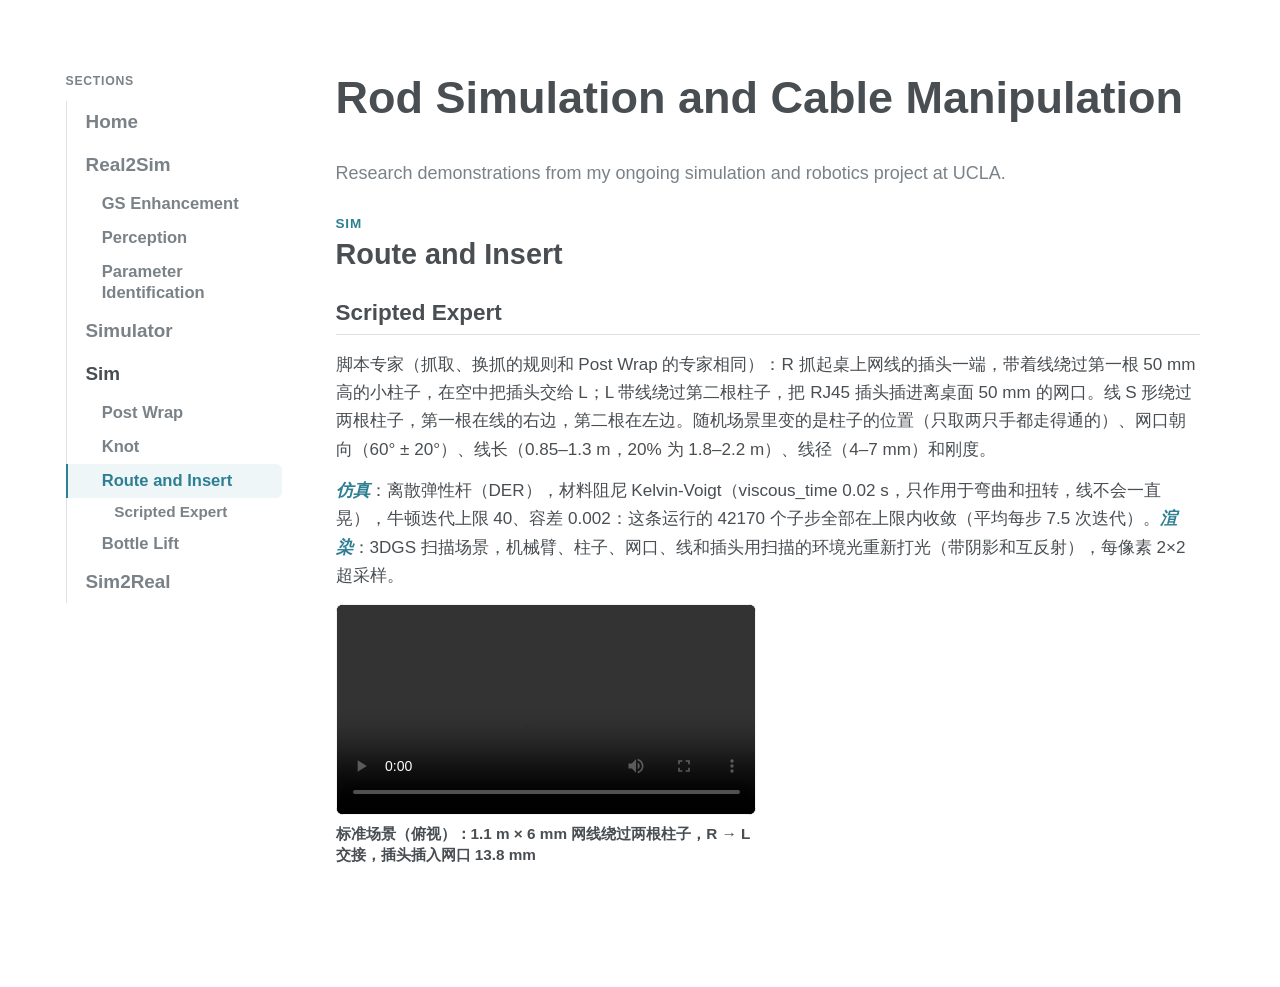
<file: route-insert.html>
<!doctype html>
<html lang="en">
<head>
  <meta charset="utf-8">
  <meta name="viewport" content="width=device-width, initial-scale=1">
  <title>Route and Insert · Rod Simulation and Cable Manipulation</title>
  <meta name="description" content="Research demonstrations from an ongoing simulation and robotics project at UCLA.">
  <meta name="robots" content="noindex, nofollow">
  <link rel="icon" type="image/svg+xml" href="https://yukunethanzhou.github.io/images/favicon.svg">
  <link rel="icon" type="image/png" sizes="32x32" href="https://yukunethanzhou.github.io/images/favicon-32x32.png">
  <link rel="stylesheet" href="site.css">
</head>
<body>
  <div class="site-bar">
    <button type="button" class="site-bar__menu" aria-controls="site-nav" aria-expanded="false" aria-label="Open sections">
      <svg viewBox="0 0 20 20" aria-hidden="true" focusable="false"><path d="M3 5.5h14M3 10h14M3 14.5h14" fill="none" stroke="currentColor" stroke-width="1.8" stroke-linecap="round"/></svg>
    </button>
    <span class="site-bar__title">Route and Insert</span>
  </div>
  <div class="site-scrim"></div>

  <div class="standalone-project">
    <nav class="site-nav" id="site-nav" aria-label="Sections">
      <div class="site-nav__head">
        <span class="site-nav__label">Sections</span>
        <button type="button" class="site-nav__close" aria-label="Close sections">
          <svg viewBox="0 0 20 20" aria-hidden="true" focusable="false"><path d="M5 5l10 10M15 5L5 15" fill="none" stroke="currentColor" stroke-width="1.8" stroke-linecap="round"/></svg>
        </button>
      </div>
      <ul class="site-nav__list">
        <li><a class="site-nav__link" href="index.html">Home</a></li>
        <li>
          <a class="site-nav__link" href="gs-enhancement.html">Real2Sim</a>
          <ul class="site-nav__sub">
            <li><a class="site-nav__link site-nav__link--sub" href="gs-enhancement.html">GS Enhancement</a></li>
            <li><a class="site-nav__link site-nav__link--sub" href="perception.html">Perception</a></li>
            <li><a class="site-nav__link site-nav__link--sub" href="parameter-identification.html">Parameter Identification</a></li>
          </ul>
        </li>
        <li><a class="site-nav__link" href="simulator.html">Simulator</a></li>
        <li>
          <a class="site-nav__link is-active" href="sim.html">Sim</a>
          <ul class="site-nav__sub">
            <li>
              <a class="site-nav__link site-nav__link--sub" href="post-wrap.html">Post Wrap</a>
              <ul class="site-nav__sub site-nav__sub--deep">
                <li><a class="site-nav__link site-nav__link--deep" href="post-wrap.html#mpc">MPC</a></li>
                <li>
                  <a class="site-nav__link site-nav__link--deep" href="post-wrap.html#imitation-learning">Imitation Learning</a>
                  <ul class="site-nav__sub site-nav__sub--deeper" lang="zh-CN">
                    <li><a class="site-nav__link site-nav__link--deeper" href="post-wrap.html#il-scripted">脚本做法</a></li>
                    <li><a class="site-nav__link site-nav__link--deeper" href="post-wrap.html#il-v0">V0</a></li>
                    <li><a class="site-nav__link site-nav__link--deeper" href="post-wrap.html#il-v1">V1-纯感知版</a></li>
                    <li><a class="site-nav__link site-nav__link--deeper" href="post-wrap.html#il-v2">V2-双臂相机</a></li>
                    <li><a class="site-nav__link site-nav__link--deeper" href="post-wrap.html#il-v3">V3-pi0.5</a></li>
                    <li><a class="site-nav__link site-nav__link--deeper" href="post-wrap.html#il-v4-dp">V4-DP</a></li>
                  </ul>
                </li>
              </ul>
            </li>
            <li>
              <a class="site-nav__link site-nav__link--sub" href="knot.html">Knot</a>
              <ul class="site-nav__sub site-nav__sub--deep">
                <li><a class="site-nav__link site-nav__link--deep" href="knot.html#scripted-expert">Scripted Expert</a></li>
              </ul>
            </li>
            <li>
              <a class="site-nav__link site-nav__link--sub" href="route-insert.html" aria-current="page">Route and Insert</a>
              <ul class="site-nav__sub site-nav__sub--deep">
                <li><a class="site-nav__link site-nav__link--deep" href="route-insert.html#scripted-expert">Scripted Expert</a></li>
              </ul>
            </li>
            <li>
              <a class="site-nav__link site-nav__link--sub" href="bottle-lift.html">Bottle Lift</a>
              <ul class="site-nav__sub site-nav__sub--deep">
                <li><a class="site-nav__link site-nav__link--deep" href="bottle-lift.html#scripted-expert">Scripted Expert</a></li>
              </ul>
            </li>
          </ul>
        </li>
        <li><a class="site-nav__link" href="sim2real.html">Sim2Real</a></li>
      </ul>
    </nav>

    <main id="main">
      <header class="standalone-project__header">
        <h1>Rod Simulation and Cable Manipulation</h1>
      </header>

      <p class="media-page__intro">Research demonstrations from my ongoing simulation and robotics project at UCLA.</p>

      <section class="page-section" id="route-insert" aria-labelledby="route-insert-title">
        <p class="page-section__kicker">Sim</p>
        <h2 class="page-section__title" id="route-insert-title">Route and Insert</h2>

        <section class="page-subsection" id="scripted-expert" aria-labelledby="scripted-expert-title">
          <h3 class="page-subsection__title" id="scripted-expert-title">Scripted Expert</h3>

          <div class="page-prose" lang="zh-CN">
            <p>脚本专家（抓取、换抓的规则和 Post Wrap 的专家相同）：R 抓起桌上网线的插头一端，带着线绕过第一根 50 mm 高的小柱子，在空中把插头交给 L；L 带线绕过第二根柱子，把 RJ45 插头插进离桌面 50 mm 的网口。线 S 形绕过两根柱子，第一根在线的右边，第二根在左边。随机场景里变的是柱子的位置（只取两只手都走得通的）、网口朝向（60° ± 20°）、线长（0.85–1.3 m，20% 为 1.8–2.2 m）、线径（4–7 mm）和刚度。</p>
            <p><span class="page-prose__label">仿真</span>：离散弹性杆（DER），材料阻尼 Kelvin-Voigt（viscous_time 0.02 s，只作用于弯曲和扭转，线不会一直晃），牛顿迭代上限 40、容差 0.002：这条运行的 42170 个子步全部在上限内收敛（平均每步 7.5 次迭代）。<span class="page-prose__label">渲染</span>：3DGS 扫描场景，机械臂、柱子、网口、线和插头用扫描的环境光重新打光（带阴影和互反射），每像素 2×2 超采样。</p>
          </div>

          <div class="media-gallery">
            <figure class="media-gallery__item">
              <div class="media-gallery__media">
                <video controls playsinline preload="metadata" aria-label="绕线插入：标准场景">
                  <source src="videos/route-insert.mp4" type="video/mp4">
                </video>
              </div>
              <figcaption>标准场景（俯视）：1.1 m × 6 mm 网线绕过两根柱子，R → L 交接，插头插入网口 13.8 mm</figcaption>
            </figure>
          </div>
        </section>
      </section>
    </main>
  </div>

  <script src="site.js"></script>
</body>
</html>
</file>
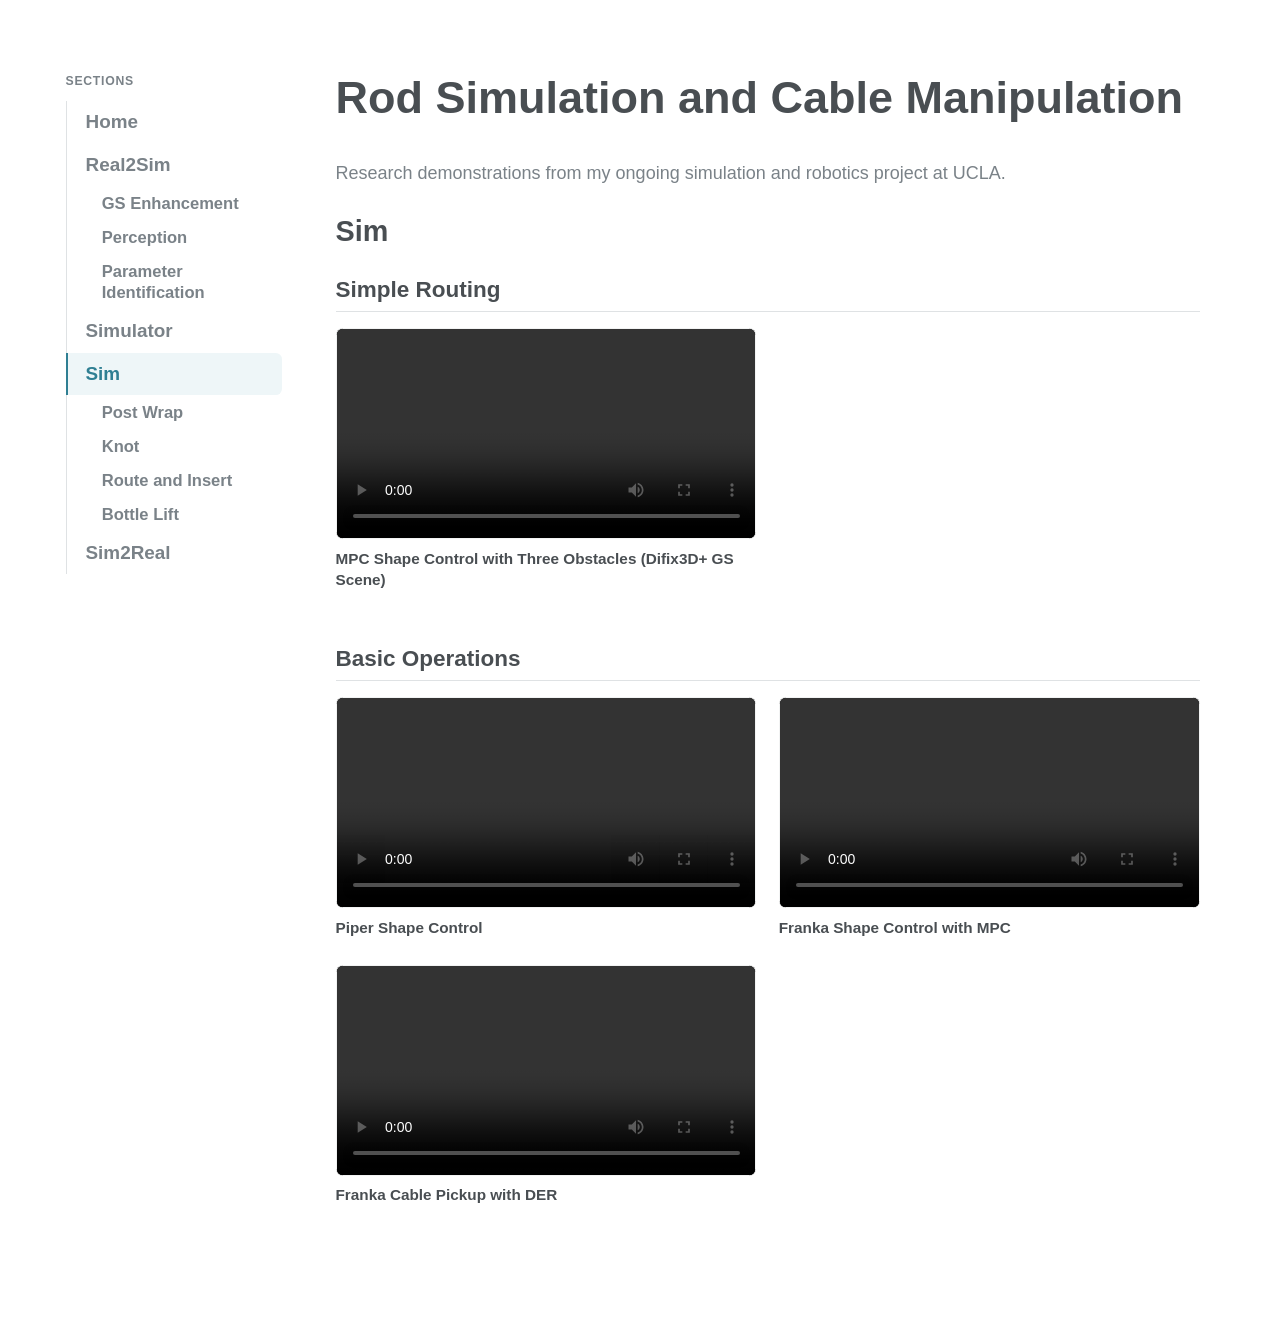
<file: sim.html>
<!doctype html>
<html lang="en">
<head>
  <meta charset="utf-8">
  <meta name="viewport" content="width=device-width, initial-scale=1">
  <title>Sim · Rod Simulation and Cable Manipulation</title>
  <meta name="description" content="Research demonstrations from an ongoing simulation and robotics project at UCLA.">
  <meta name="robots" content="noindex, nofollow">
  <link rel="icon" type="image/svg+xml" href="https://yukunethanzhou.github.io/images/favicon.svg">
  <link rel="icon" type="image/png" sizes="32x32" href="https://yukunethanzhou.github.io/images/favicon-32x32.png">
  <link rel="stylesheet" href="site.css">
  <script>
    // Post Wrap (with the Hessian convergence chart) moved to its own page
    (function () {
      var moved = {
        "#post-wrap": "post-wrap.html",
        "#hessian-convergence": "post-wrap.html#hessian-convergence"
      };
      if (moved[location.hash]) {
        location.replace(moved[location.hash]);
      }
    })();
  </script>
</head>
<body>
  <div class="site-bar">
    <button type="button" class="site-bar__menu" aria-controls="site-nav" aria-expanded="false" aria-label="Open sections">
      <svg viewBox="0 0 20 20" aria-hidden="true" focusable="false"><path d="M3 5.5h14M3 10h14M3 14.5h14" fill="none" stroke="currentColor" stroke-width="1.8" stroke-linecap="round"/></svg>
    </button>
    <span class="site-bar__title">Sim</span>
  </div>
  <div class="site-scrim"></div>

  <div class="standalone-project">
    <nav class="site-nav" id="site-nav" aria-label="Sections">
      <div class="site-nav__head">
        <span class="site-nav__label">Sections</span>
        <button type="button" class="site-nav__close" aria-label="Close sections">
          <svg viewBox="0 0 20 20" aria-hidden="true" focusable="false"><path d="M5 5l10 10M15 5L5 15" fill="none" stroke="currentColor" stroke-width="1.8" stroke-linecap="round"/></svg>
        </button>
      </div>
      <ul class="site-nav__list">
        <li><a class="site-nav__link" href="index.html">Home</a></li>
        <li>
          <a class="site-nav__link" href="gs-enhancement.html">Real2Sim</a>
          <ul class="site-nav__sub">
            <li><a class="site-nav__link site-nav__link--sub" href="gs-enhancement.html">GS Enhancement</a></li>
            <li><a class="site-nav__link site-nav__link--sub" href="perception.html">Perception</a></li>
            <li><a class="site-nav__link site-nav__link--sub" href="parameter-identification.html">Parameter Identification</a></li>
          </ul>
        </li>
        <li><a class="site-nav__link" href="simulator.html">Simulator</a></li>
        <li>
          <a class="site-nav__link" href="sim.html" aria-current="page">Sim</a>
          <ul class="site-nav__sub">
            <li>
              <a class="site-nav__link site-nav__link--sub" href="post-wrap.html">Post Wrap</a>
              <ul class="site-nav__sub site-nav__sub--deep">
                <li><a class="site-nav__link site-nav__link--deep" href="post-wrap.html#mpc">MPC</a></li>
                <li>
                  <a class="site-nav__link site-nav__link--deep" href="post-wrap.html#imitation-learning">Imitation Learning</a>
                  <ul class="site-nav__sub site-nav__sub--deeper" lang="zh-CN">
                    <li><a class="site-nav__link site-nav__link--deeper" href="post-wrap.html#il-scripted">脚本做法</a></li>
                    <li><a class="site-nav__link site-nav__link--deeper" href="post-wrap.html#il-v0">V0</a></li>
                    <li><a class="site-nav__link site-nav__link--deeper" href="post-wrap.html#il-v1">V1-纯感知版</a></li>
                    <li><a class="site-nav__link site-nav__link--deeper" href="post-wrap.html#il-v2">V2-双臂相机</a></li>
                    <li><a class="site-nav__link site-nav__link--deeper" href="post-wrap.html#il-v3">V3-pi0.5</a></li>
                    <li><a class="site-nav__link site-nav__link--deeper" href="post-wrap.html#il-v4-dp">V4-DP</a></li>
                  </ul>
                </li>
              </ul>
            </li>
            <li>
              <a class="site-nav__link site-nav__link--sub" href="knot.html">Knot</a>
              <ul class="site-nav__sub site-nav__sub--deep">
                <li><a class="site-nav__link site-nav__link--deep" href="knot.html#scripted-expert">Scripted Expert</a></li>
              </ul>
            </li>
            <li>
              <a class="site-nav__link site-nav__link--sub" href="route-insert.html">Route and Insert</a>
              <ul class="site-nav__sub site-nav__sub--deep">
                <li><a class="site-nav__link site-nav__link--deep" href="route-insert.html#scripted-expert">Scripted Expert</a></li>
              </ul>
            </li>
            <li>
              <a class="site-nav__link site-nav__link--sub" href="bottle-lift.html">Bottle Lift</a>
              <ul class="site-nav__sub site-nav__sub--deep">
                <li><a class="site-nav__link site-nav__link--deep" href="bottle-lift.html#scripted-expert">Scripted Expert</a></li>
              </ul>
            </li>
          </ul>
        </li>
        <li><a class="site-nav__link" href="sim2real.html">Sim2Real</a></li>
      </ul>
    </nav>

    <main id="main">
      <header class="standalone-project__header">
        <h1>Rod Simulation and Cable Manipulation</h1>
      </header>

      <p class="media-page__intro">Research demonstrations from my ongoing simulation and robotics project at UCLA.</p>

      <section class="page-section" id="sim" aria-labelledby="sim-title">
        <h2 class="page-section__title" id="sim-title">Sim</h2>

        <section class="page-subsection" id="simple-routing" aria-labelledby="simple-routing-title">
          <h3 class="page-subsection__title" id="simple-routing-title">Simple Routing</h3>

          <div class="media-gallery">
            <figure class="media-gallery__item">
              <div class="media-gallery__media">
                <video controls playsinline preload="metadata" aria-label="MPC Shape Control with Three Obstacles (Difix3D+ GS Scene)">
                  <source src="videos/sim2real-difix3d-plus-obstacles-mpc-shape-control-updated-ver.mp4" type="video/mp4">
                </video>
              </div>
              <figcaption>MPC Shape Control with Three Obstacles (Difix3D+ GS Scene)</figcaption>
            </figure>
          </div>
        </section>

        <section class="page-subsection" id="basic-operations" aria-labelledby="basic-operations-title">
          <h3 class="page-subsection__title" id="basic-operations-title">Basic Operations</h3>

          <div class="media-gallery">
            <figure class="media-gallery__item">
              <div class="media-gallery__media">
                <video controls playsinline preload="metadata" aria-label="Piper Shape Control">
                  <source src="videos/piper-shape-control.mp4" type="video/mp4">
                </video>
              </div>
              <figcaption>Piper Shape Control</figcaption>
            </figure>

            <figure class="media-gallery__item">
              <div class="media-gallery__media">
                <video controls playsinline preload="metadata" aria-label="Franka Shape Control with MPC">
                  <source src="videos/franka-shape-control-mpc.mp4" type="video/mp4">
                </video>
              </div>
              <figcaption>Franka Shape Control with MPC</figcaption>
            </figure>

            <figure class="media-gallery__item">
              <div class="media-gallery__media">
                <video controls playsinline preload="metadata" aria-label="Franka Cable Pickup with DER">
                  <source src="videos/franka-cable-pickup-der.mp4" type="video/mp4">
                </video>
              </div>
              <figcaption>Franka Cable Pickup with DER</figcaption>
            </figure>
          </div>
        </section>
      </section>
    </main>
  </div>

  <script src="site.js"></script>
</body>
</html>
</file>
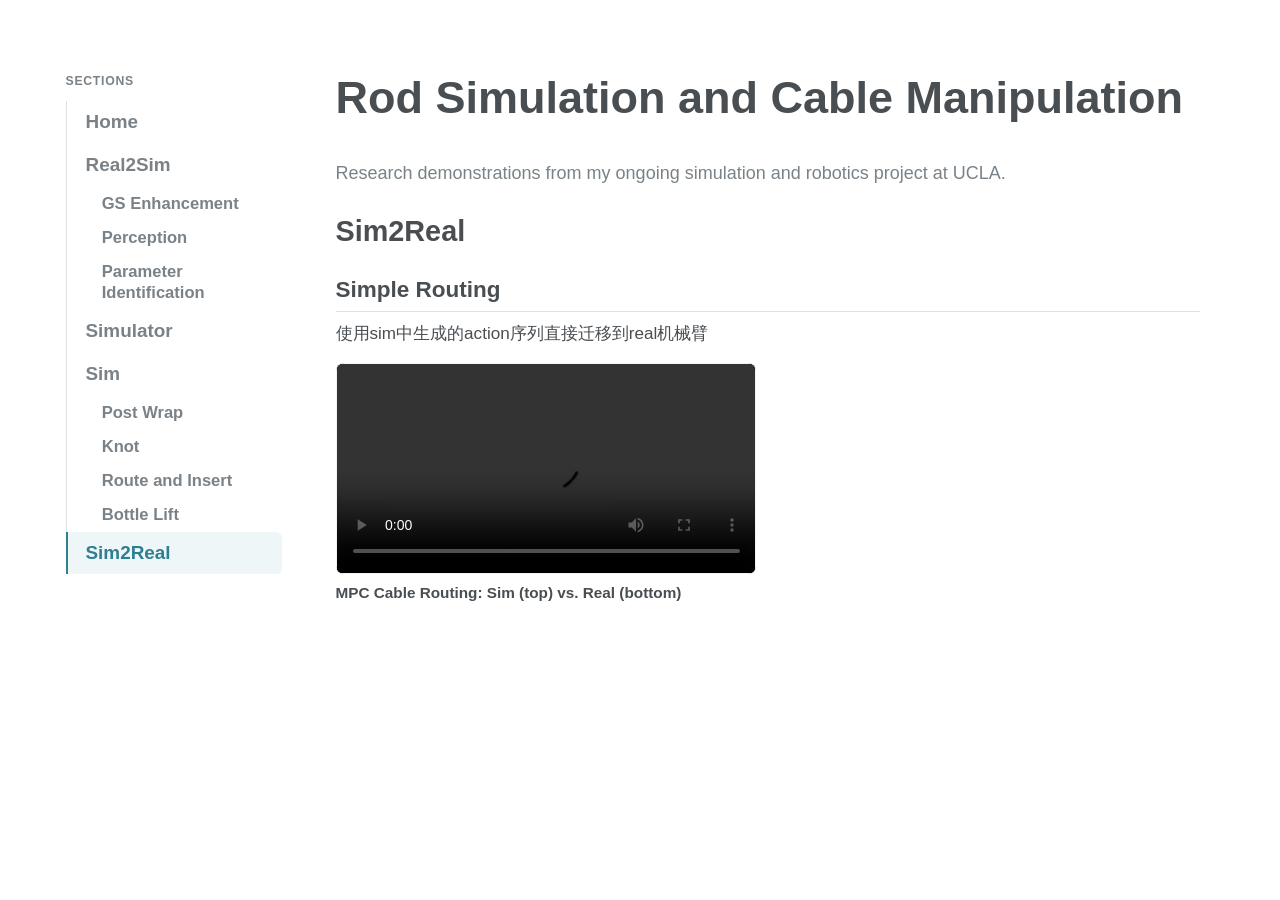
<file: sim2real.html>
<!doctype html>
<html lang="en">
<head>
  <meta charset="utf-8">
  <meta name="viewport" content="width=device-width, initial-scale=1">
  <title>Sim2Real · Rod Simulation and Cable Manipulation</title>
  <meta name="description" content="Research demonstrations from an ongoing simulation and robotics project at UCLA.">
  <meta name="robots" content="noindex, nofollow">
  <link rel="icon" type="image/svg+xml" href="https://yukunethanzhou.github.io/images/favicon.svg">
  <link rel="icon" type="image/png" sizes="32x32" href="https://yukunethanzhou.github.io/images/favicon-32x32.png">
  <link rel="stylesheet" href="site.css">
  <script>
    // the Hessian convergence chart moved to the Sim > Post Wrap page
    if (location.hash === "#hessian-convergence") {
      location.replace("post-wrap.html#hessian-convergence");
    }
  </script>
</head>
<body>
  <div class="site-bar">
    <button type="button" class="site-bar__menu" aria-controls="site-nav" aria-expanded="false" aria-label="Open sections">
      <svg viewBox="0 0 20 20" aria-hidden="true" focusable="false"><path d="M3 5.5h14M3 10h14M3 14.5h14" fill="none" stroke="currentColor" stroke-width="1.8" stroke-linecap="round"/></svg>
    </button>
    <span class="site-bar__title">Sim2Real</span>
  </div>
  <div class="site-scrim"></div>

  <div class="standalone-project">
    <nav class="site-nav" id="site-nav" aria-label="Sections">
      <div class="site-nav__head">
        <span class="site-nav__label">Sections</span>
        <button type="button" class="site-nav__close" aria-label="Close sections">
          <svg viewBox="0 0 20 20" aria-hidden="true" focusable="false"><path d="M5 5l10 10M15 5L5 15" fill="none" stroke="currentColor" stroke-width="1.8" stroke-linecap="round"/></svg>
        </button>
      </div>
      <ul class="site-nav__list">
        <li><a class="site-nav__link" href="index.html">Home</a></li>
        <li>
          <a class="site-nav__link" href="gs-enhancement.html">Real2Sim</a>
          <ul class="site-nav__sub">
            <li><a class="site-nav__link site-nav__link--sub" href="gs-enhancement.html">GS Enhancement</a></li>
            <li><a class="site-nav__link site-nav__link--sub" href="perception.html">Perception</a></li>
            <li><a class="site-nav__link site-nav__link--sub" href="parameter-identification.html">Parameter Identification</a></li>
          </ul>
        </li>
        <li><a class="site-nav__link" href="simulator.html">Simulator</a></li>
        <li>
          <a class="site-nav__link" href="sim.html">Sim</a>
          <ul class="site-nav__sub">
            <li>
              <a class="site-nav__link site-nav__link--sub" href="post-wrap.html">Post Wrap</a>
              <ul class="site-nav__sub site-nav__sub--deep">
                <li><a class="site-nav__link site-nav__link--deep" href="post-wrap.html#mpc">MPC</a></li>
                <li>
                  <a class="site-nav__link site-nav__link--deep" href="post-wrap.html#imitation-learning">Imitation Learning</a>
                  <ul class="site-nav__sub site-nav__sub--deeper" lang="zh-CN">
                    <li><a class="site-nav__link site-nav__link--deeper" href="post-wrap.html#il-scripted">脚本做法</a></li>
                    <li><a class="site-nav__link site-nav__link--deeper" href="post-wrap.html#il-v0">V0</a></li>
                    <li><a class="site-nav__link site-nav__link--deeper" href="post-wrap.html#il-v1">V1-纯感知版</a></li>
                    <li><a class="site-nav__link site-nav__link--deeper" href="post-wrap.html#il-v2">V2-双臂相机</a></li>
                    <li><a class="site-nav__link site-nav__link--deeper" href="post-wrap.html#il-v3">V3-pi0.5</a></li>
                    <li><a class="site-nav__link site-nav__link--deeper" href="post-wrap.html#il-v4-dp">V4-DP</a></li>
                  </ul>
                </li>
              </ul>
            </li>
            <li>
              <a class="site-nav__link site-nav__link--sub" href="knot.html">Knot</a>
              <ul class="site-nav__sub site-nav__sub--deep">
                <li><a class="site-nav__link site-nav__link--deep" href="knot.html#scripted-expert">Scripted Expert</a></li>
              </ul>
            </li>
            <li>
              <a class="site-nav__link site-nav__link--sub" href="route-insert.html">Route and Insert</a>
              <ul class="site-nav__sub site-nav__sub--deep">
                <li><a class="site-nav__link site-nav__link--deep" href="route-insert.html#scripted-expert">Scripted Expert</a></li>
              </ul>
            </li>
            <li>
              <a class="site-nav__link site-nav__link--sub" href="bottle-lift.html">Bottle Lift</a>
              <ul class="site-nav__sub site-nav__sub--deep">
                <li><a class="site-nav__link site-nav__link--deep" href="bottle-lift.html#scripted-expert">Scripted Expert</a></li>
              </ul>
            </li>
          </ul>
        </li>
        <li><a class="site-nav__link" href="sim2real.html" aria-current="page">Sim2Real</a></li>
      </ul>
    </nav>

    <main id="main">
      <header class="standalone-project__header">
        <h1>Rod Simulation and Cable Manipulation</h1>
      </header>

      <p class="media-page__intro">Research demonstrations from my ongoing simulation and robotics project at UCLA.</p>

      <section class="page-section" id="sim2real" aria-labelledby="sim2real-title">
        <h2 class="page-section__title" id="sim2real-title">Sim2Real</h2>

        <section class="page-subsection" id="simple-routing" aria-labelledby="simple-routing-title">
          <h3 class="page-subsection__title" id="simple-routing-title">Simple Routing</h3>
          <p class="page-subsection__lead" lang="zh-CN">使用sim中生成的action序列直接迁移到real机械臂</p>

          <div class="media-gallery">
            <figure class="media-gallery__item">
              <div class="media-gallery__media">
                <video controls playsinline preload="metadata" aria-label="MPC Cable Routing: Sim (top) vs. Real (bottom)">
                  <source src="videos/sim2real-mpc-cable-routing-sim-vs-real.mp4" type="video/mp4">
                </video>
              </div>
              <figcaption>MPC Cable Routing: Sim (top) vs. Real (bottom)</figcaption>
            </figure>
          </div>
        </section>
      </section>
    </main>
  </div>

  <script src="site.js"></script>
</body>
</html>
</file>
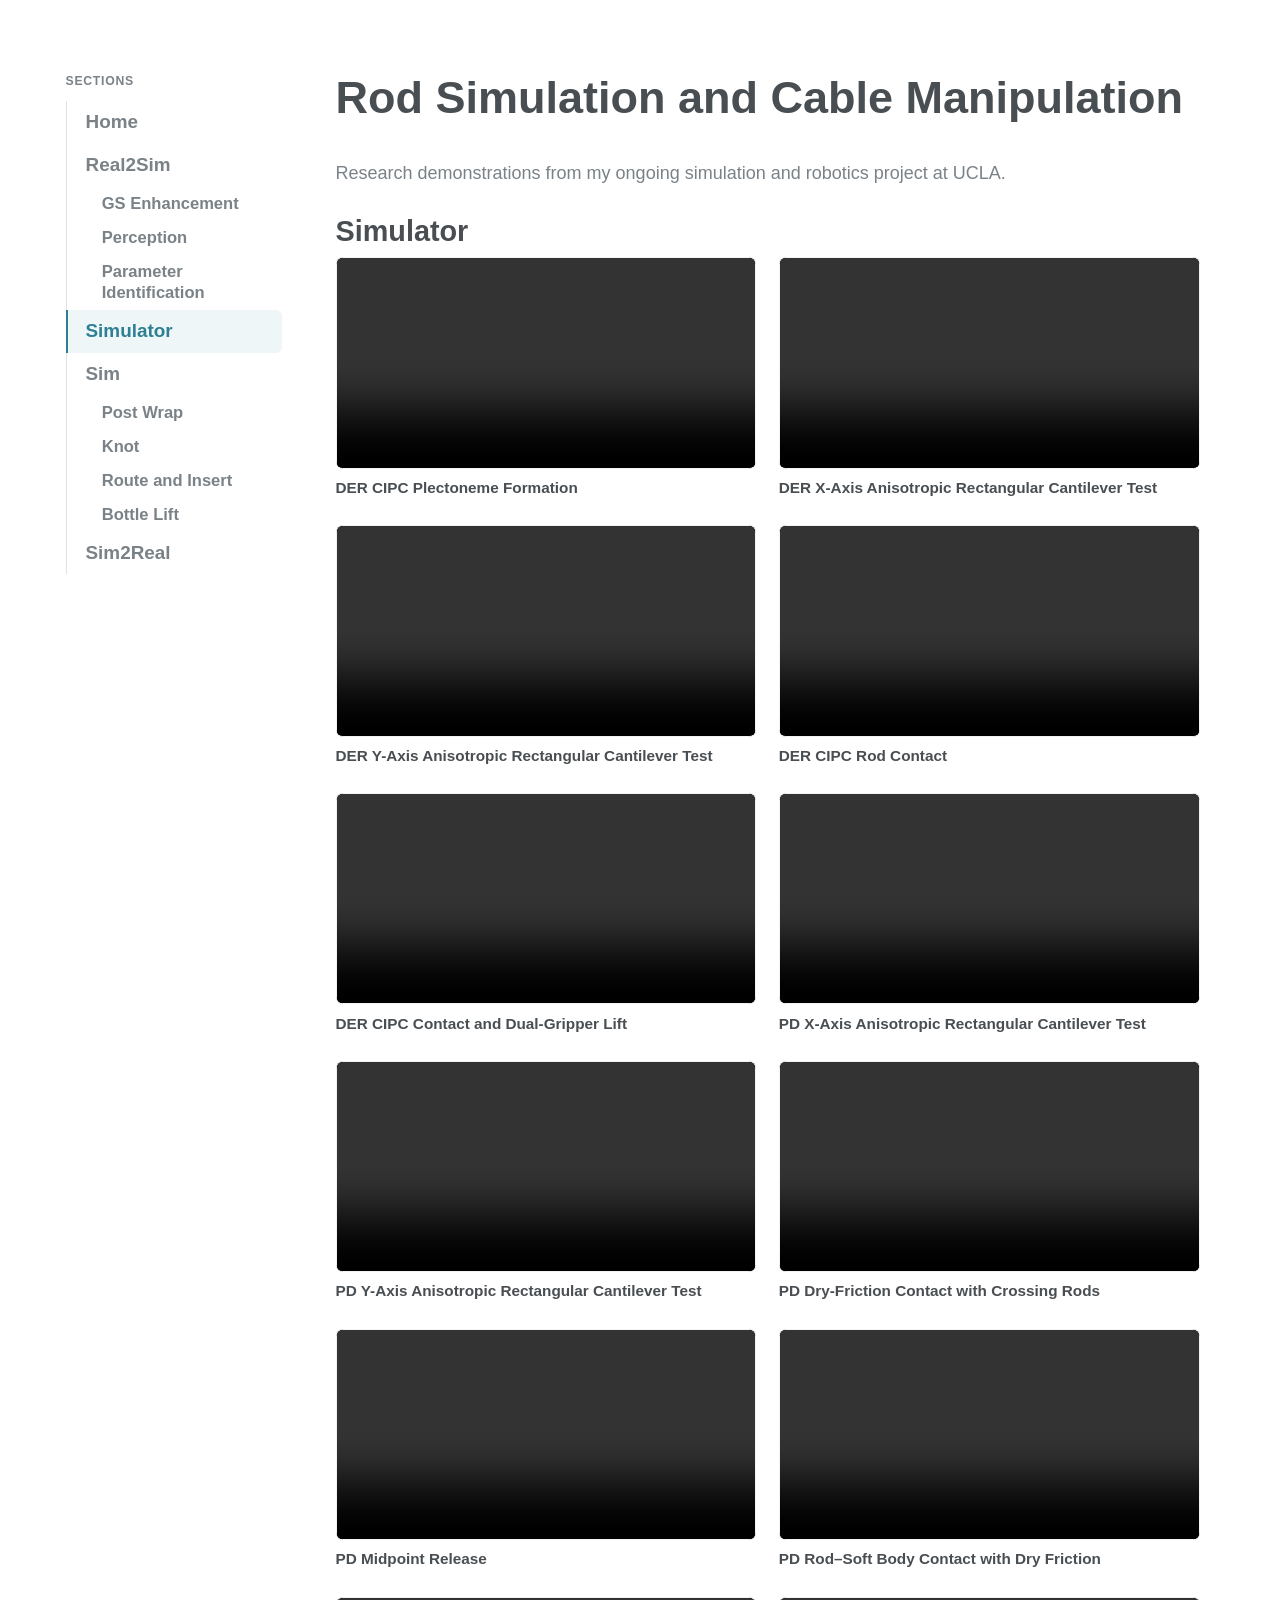
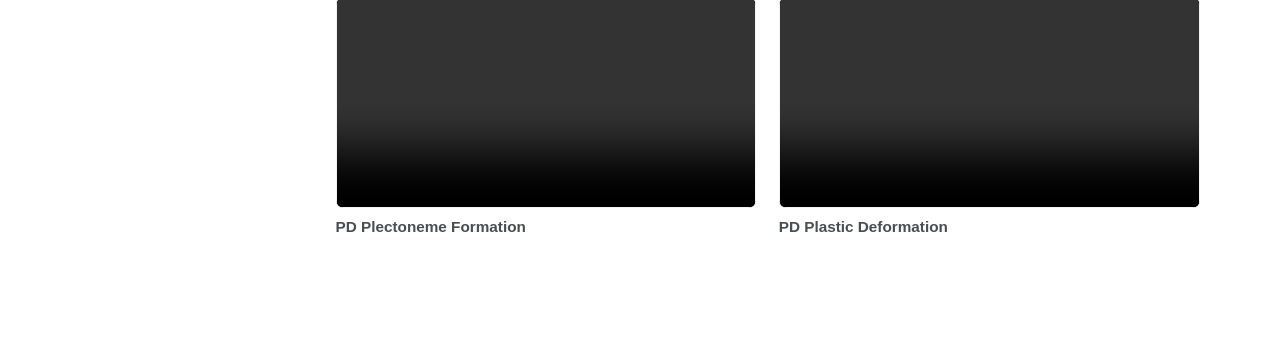
<file: simulator.html>
<!doctype html>
<html lang="en">
<head>
  <meta charset="utf-8">
  <meta name="viewport" content="width=device-width, initial-scale=1">
  <title>Simulator · Rod Simulation and Cable Manipulation</title>
  <meta name="description" content="Research demonstrations from an ongoing simulation and robotics project at UCLA.">
  <meta name="robots" content="noindex, nofollow">
  <link rel="icon" type="image/svg+xml" href="https://yukunethanzhou.github.io/images/favicon.svg">
  <link rel="icon" type="image/png" sizes="32x32" href="https://yukunethanzhou.github.io/images/favicon-32x32.png">
  <link rel="stylesheet" href="site.css">
</head>
<body>
  <div class="site-bar">
    <button type="button" class="site-bar__menu" aria-controls="site-nav" aria-expanded="false" aria-label="Open sections">
      <svg viewBox="0 0 20 20" aria-hidden="true" focusable="false"><path d="M3 5.5h14M3 10h14M3 14.5h14" fill="none" stroke="currentColor" stroke-width="1.8" stroke-linecap="round"/></svg>
    </button>
    <span class="site-bar__title">Simulator</span>
  </div>
  <div class="site-scrim"></div>

  <div class="standalone-project">
    <nav class="site-nav" id="site-nav" aria-label="Sections">
      <div class="site-nav__head">
        <span class="site-nav__label">Sections</span>
        <button type="button" class="site-nav__close" aria-label="Close sections">
          <svg viewBox="0 0 20 20" aria-hidden="true" focusable="false"><path d="M5 5l10 10M15 5L5 15" fill="none" stroke="currentColor" stroke-width="1.8" stroke-linecap="round"/></svg>
        </button>
      </div>
      <ul class="site-nav__list">
        <li><a class="site-nav__link" href="index.html">Home</a></li>
        <li>
          <a class="site-nav__link" href="gs-enhancement.html">Real2Sim</a>
          <ul class="site-nav__sub">
            <li><a class="site-nav__link site-nav__link--sub" href="gs-enhancement.html">GS Enhancement</a></li>
            <li><a class="site-nav__link site-nav__link--sub" href="perception.html">Perception</a></li>
            <li><a class="site-nav__link site-nav__link--sub" href="parameter-identification.html">Parameter Identification</a></li>
          </ul>
        </li>
        <li><a class="site-nav__link" href="simulator.html" aria-current="page">Simulator</a></li>
        <li>
          <a class="site-nav__link" href="sim.html">Sim</a>
          <ul class="site-nav__sub">
            <li>
              <a class="site-nav__link site-nav__link--sub" href="post-wrap.html">Post Wrap</a>
              <ul class="site-nav__sub site-nav__sub--deep">
                <li><a class="site-nav__link site-nav__link--deep" href="post-wrap.html#mpc">MPC</a></li>
                <li>
                  <a class="site-nav__link site-nav__link--deep" href="post-wrap.html#imitation-learning">Imitation Learning</a>
                  <ul class="site-nav__sub site-nav__sub--deeper" lang="zh-CN">
                    <li><a class="site-nav__link site-nav__link--deeper" href="post-wrap.html#il-scripted">脚本做法</a></li>
                    <li><a class="site-nav__link site-nav__link--deeper" href="post-wrap.html#il-v0">V0</a></li>
                    <li><a class="site-nav__link site-nav__link--deeper" href="post-wrap.html#il-v1">V1-纯感知版</a></li>
                    <li><a class="site-nav__link site-nav__link--deeper" href="post-wrap.html#il-v2">V2-双臂相机</a></li>
                    <li><a class="site-nav__link site-nav__link--deeper" href="post-wrap.html#il-v3">V3-pi0.5</a></li>
                    <li><a class="site-nav__link site-nav__link--deeper" href="post-wrap.html#il-v4-dp">V4-DP</a></li>
                  </ul>
                </li>
              </ul>
            </li>
            <li>
              <a class="site-nav__link site-nav__link--sub" href="knot.html">Knot</a>
              <ul class="site-nav__sub site-nav__sub--deep">
                <li><a class="site-nav__link site-nav__link--deep" href="knot.html#scripted-expert">Scripted Expert</a></li>
              </ul>
            </li>
            <li>
              <a class="site-nav__link site-nav__link--sub" href="route-insert.html">Route and Insert</a>
              <ul class="site-nav__sub site-nav__sub--deep">
                <li><a class="site-nav__link site-nav__link--deep" href="route-insert.html#scripted-expert">Scripted Expert</a></li>
              </ul>
            </li>
            <li>
              <a class="site-nav__link site-nav__link--sub" href="bottle-lift.html">Bottle Lift</a>
              <ul class="site-nav__sub site-nav__sub--deep">
                <li><a class="site-nav__link site-nav__link--deep" href="bottle-lift.html#scripted-expert">Scripted Expert</a></li>
              </ul>
            </li>
          </ul>
        </li>
        <li><a class="site-nav__link" href="sim2real.html">Sim2Real</a></li>
      </ul>
    </nav>

    <main id="main">
      <header class="standalone-project__header">
        <h1>Rod Simulation and Cable Manipulation</h1>
      </header>

      <p class="media-page__intro">Research demonstrations from my ongoing simulation and robotics project at UCLA.</p>

      <section class="page-section" id="simulator" aria-labelledby="simulator-title">
        <h2 class="page-section__title" id="simulator-title">Simulator</h2>

        <div class="media-gallery">
          <figure class="media-gallery__item">
            <div class="media-gallery__media">
              <video controls playsinline preload="metadata" aria-label="DER CIPC Plectoneme Formation">
                <source src="videos/der-cipc-plectoneme-formation.mp4" type="video/mp4">
              </video>
            </div>
            <figcaption>DER CIPC Plectoneme Formation</figcaption>
          </figure>

          <figure class="media-gallery__item">
            <div class="media-gallery__media">
              <video controls playsinline preload="metadata" aria-label="DER X-Axis Anisotropic Rectangular Cantilever Test">
                <source src="videos/der-x-axis-anisotropic-cantilever.mp4" type="video/mp4">
              </video>
            </div>
            <figcaption>DER X-Axis Anisotropic Rectangular Cantilever Test</figcaption>
          </figure>

          <figure class="media-gallery__item">
            <div class="media-gallery__media">
              <video controls playsinline preload="metadata" aria-label="DER Y-Axis Anisotropic Rectangular Cantilever Test">
                <source src="videos/der-y-axis-anisotropic-cantilever.mp4" type="video/mp4">
              </video>
            </div>
            <figcaption>DER Y-Axis Anisotropic Rectangular Cantilever Test</figcaption>
          </figure>

          <figure class="media-gallery__item">
            <div class="media-gallery__media">
              <video controls playsinline preload="metadata" aria-label="DER CIPC Rod Contact">
                <source src="videos/der-cipc-rod-contact.mp4" type="video/mp4">
              </video>
            </div>
            <figcaption>DER CIPC Rod Contact</figcaption>
          </figure>

          <figure class="media-gallery__item">
            <div class="media-gallery__media">
              <video controls playsinline preload="metadata" aria-label="DER CIPC Contact and Dual-Gripper Lift">
                <source src="videos/der-cipc-contact-dual-gripper-lift.mp4" type="video/mp4">
              </video>
            </div>
            <figcaption>DER CIPC Contact and Dual-Gripper Lift</figcaption>
          </figure>

          <figure class="media-gallery__item">
            <div class="media-gallery__media">
              <video controls playsinline preload="metadata" aria-label="PD X-Axis Anisotropic Rectangular Cantilever Test">
                <source src="videos/pd-x-axis-anisotropic-cantilever.mp4" type="video/mp4">
              </video>
            </div>
            <figcaption>PD X-Axis Anisotropic Rectangular Cantilever Test</figcaption>
          </figure>

          <figure class="media-gallery__item">
            <div class="media-gallery__media">
              <video controls playsinline preload="metadata" aria-label="PD Y-Axis Anisotropic Rectangular Cantilever Test">
                <source src="videos/pd-y-axis-anisotropic-cantilever.mp4" type="video/mp4">
              </video>
            </div>
            <figcaption>PD Y-Axis Anisotropic Rectangular Cantilever Test</figcaption>
          </figure>

          <figure class="media-gallery__item">
            <div class="media-gallery__media">
              <video controls playsinline preload="metadata" aria-label="PD Dry-Friction Contact with Crossing Rods">
                <source src="videos/pd-dry-friction-crossing-rods.mp4" type="video/mp4">
              </video>
            </div>
            <figcaption>PD Dry-Friction Contact with Crossing Rods</figcaption>
          </figure>

          <figure class="media-gallery__item">
            <div class="media-gallery__media">
              <video controls playsinline preload="metadata" aria-label="PD Midpoint Release">
                <source src="videos/pd-midpoint-release.mp4" type="video/mp4">
              </video>
            </div>
            <figcaption>PD Midpoint Release</figcaption>
          </figure>

          <figure class="media-gallery__item">
            <div class="media-gallery__media">
              <video controls playsinline preload="metadata" aria-label="PD Rod–Soft Body Contact with Dry Friction">
                <source src="videos/pd-rod-soft-body-dry-friction.mp4" type="video/mp4">
              </video>
            </div>
            <figcaption>PD Rod–Soft Body Contact with Dry Friction</figcaption>
          </figure>

          <figure class="media-gallery__item">
            <div class="media-gallery__media">
              <video controls playsinline preload="metadata" aria-label="PD Plectoneme Formation">
                <source src="videos/pd-plectoneme-formation.mp4" type="video/mp4">
              </video>
            </div>
            <figcaption>PD Plectoneme Formation</figcaption>
          </figure>

          <figure class="media-gallery__item">
            <div class="media-gallery__media">
              <video controls playsinline preload="metadata" aria-label="PD Plastic Deformation">
                <source src="videos/pd-plastic-deformation.mp4" type="video/mp4">
              </video>
            </div>
            <figcaption>PD Plastic Deformation</figcaption>
          </figure>
        </div>
      </section>
    </main>
  </div>

  <script src="site.js"></script>
</body>
</html>
</file>
<file: site.css>
/* Shared by every page of the site. */

:root {
  --text: #494e52;
  --text-light: #7a8288;
  --border: #f2f3f3;
  --bg: #fff;
  --line: #dfe2e4;
  --line-strong: #b9bec2;
  --accent: #2f7f93;
  --accent-soft: #eef6f8;
  --scrim: rgba(29, 31, 33, 0.4);
  --sticky-offset: 0px;
}

@media (prefers-color-scheme: dark) {
  :root {
    --text: #e2e4e6;
    --text-light: #a0a6ab;
    --border: #3a3f44;
    --bg: #1d1f21;
    --line: #34393e;
    --line-strong: #565d63;
    --accent: #52adc8;
    --accent-soft: #1e3138;
    --scrim: rgba(0, 0, 0, 0.6);
  }
}

*,
*::before,
*::after {
  box-sizing: border-box;
}

html {
  font-size: 16px;
  -webkit-text-size-adjust: 100%;
  /* short and long pages keep the same width, so the sidebar does not jump between pages */
  scrollbar-gutter: stable;
}

@media (min-width: 768px) {
  html {
    font-size: 18px;
  }
}

@media (prefers-reduced-motion: no-preference) {
  html {
    scroll-behavior: smooth;
  }
}

body {
  margin: 0;
  color: var(--text);
  background: var(--bg);
  font-family: -apple-system, ".SFNSText-Regular", "San Francisco", "Roboto", "Segoe UI", "Helvetica Neue", "Lucida Grande", Arial, sans-serif;
  line-height: 1.5;
}

[id] {
  scroll-margin-top: calc(var(--sticky-offset) + 1rem);
}

.standalone-project {
  width: calc(100% - 2rem);
  max-width: 64rem;
  margin: 0 auto;
  padding: 4rem 0;
}

.standalone-project__header,
.media-page__intro,
.media-gallery,
.page-section {
  max-width: 48rem;
  margin-right: auto;
  margin-left: auto;
}

.standalone-project__header {
  margin-bottom: 2rem;
}

.standalone-project__header h1 {
  margin: 0;
  font-size: 2.5rem;
  line-height: 1.15;
}

.media-page__intro {
  margin-top: 0;
  margin-bottom: 1.5rem;
  color: var(--text-light);
}

.page-section__kicker {
  margin: 0 0 0.15rem;
  color: var(--accent);
  font-size: 0.75rem;
  font-weight: 700;
  letter-spacing: 0.06em;
  text-transform: uppercase;
}

.page-section__title {
  margin: 0 0 0.5rem;
  font-size: 1.6rem;
  line-height: 1.2;
}

/* a titled group of media inside a page's section (e.g. Sim > Post Wrap) */

.page-subsection {
  margin: 1.5rem 0 1.25rem;
}

.page-subsection__title {
  margin: 0 0 0.9rem;
  padding-bottom: 0.35rem;
  font-size: 1.25rem;
  line-height: 1.3;
  border-bottom: 1px solid var(--line);
}

.page-subsection__lead {
  margin: -0.4rem 0 0.9rem;
  font-size: 0.95rem;
}

/* a short titled list of working notes above a subsection's media (e.g. Sim > Post Wrap > Control) */
.page-notes {
  margin: -0.2rem 0 1.25rem;
  padding-left: 0.9rem;
  font-size: 0.95rem;
  border-left: 3px solid var(--line);
}

.page-notes__title {
  margin: 0 0 0.15rem;
  font-weight: 700;
}

.page-notes ul {
  margin: 0;
  padding-left: 1.3rem;
}

.page-notes li {
  margin: 0.1rem 0;
}

.page-notes li::marker {
  color: var(--text-light);
}

/* longer notes as prose: headings, short paragraphs, lists, code names and figures (e.g. Post Wrap > NN) */
.page-prose {
  font-size: 0.95rem;
  line-height: 1.65;
}

.page-prose h4 {
  margin: 1.75rem 0 0.5rem;
  font-size: 1.1rem;
  line-height: 1.3;
}

.page-prose h4:first-child {
  margin-top: 0;
}

.page-prose h5 {
  margin: 1.2rem 0 0.3rem;
  font-size: 0.95rem;
  line-height: 1.4;
}

.page-prose p {
  margin: 0 0 0.75rem;
}

.page-prose ul,
.page-prose ol {
  margin: 0 0 0.85rem;
  padding-left: 1.3rem;
}

.page-prose ol {
  padding-left: 1.5rem;
}

.page-prose li > ul,
.page-prose li > ol {
  margin: 0.1rem 0 0.2rem;
}

.page-prose li {
  margin: 0.15rem 0;
}

.page-prose li::marker {
  color: var(--text-light);
}

.page-prose code {
  padding: 0.05em 0.3em;
  font-family: ui-monospace, SFMono-Regular, Consolas, "Liberation Mono", monospace;
  font-size: 0.86em;
  background: var(--border);
  border-radius: 0.2rem;
}

/* the notes' coloured labels: a section label (训练, 修改 ...) and a term being explained */
.page-prose__label {
  color: var(--accent);
  font-style: italic;
  font-weight: 600;
}

p.page-prose__label {
  margin-bottom: 0.25rem;
}

.page-prose__term {
  font-weight: 700;
}

/* a note or paper the notes refer to by name */
.page-prose__ref {
  color: var(--text-light);
  font-style: italic;
}

.page-prose sub {
  font-size: 0.72em;
  line-height: 0;
}

/* a small table, scrolling sideways on its own if a phone is too narrow */
.page-prose__table {
  margin: 0.25rem 0 1rem;
  overflow-x: auto;
}

.page-prose table {
  width: 100%;
  border-collapse: collapse;
  font-size: 0.9rem;
  line-height: 1.5;
}

.page-prose th,
.page-prose td {
  padding: 0.4rem 0.6rem;
  text-align: left;
  vertical-align: top;
  border-bottom: 1px solid var(--line);
}

.page-prose th {
  color: var(--text-light);
  font-size: 0.8rem;
  font-weight: 700;
  border-bottom-color: var(--line-strong);
}

/* short first and last columns (a time, a keyframe) stay on one line where there is room */
@media (min-width: 600px) {
  .page-prose th,
  .page-prose td:first-child,
  .page-prose td:last-child {
    white-space: nowrap;
  }
}

.page-prose__figure {
  margin: 0.5rem 0 1rem;
}

.page-prose__figure img {
  display: block;
  width: 100%;
  max-width: 38rem;
  height: auto;
  background: #fff;
  border: 1px solid var(--line);
  border-radius: 0.35rem;
}

/* two videos per row; a wide item (a chart, a synced comparison) takes the whole row */
.media-gallery {
  display: grid;
  grid-template-columns: repeat(2, minmax(0, 1fr));
  column-gap: 1.25rem;
  align-items: start;
}

.media-gallery__item {
  margin: 0 0 1.5rem;
}

.media-gallery__item--wide {
  grid-column: 1 / -1;
}

@media (max-width: 599px) {
  .media-gallery {
    grid-template-columns: minmax(0, 1fr);
  }
}

.media-gallery__item figcaption {
  margin-top: 0.45rem;
  font-size: 0.85rem;
  font-weight: 600;
  line-height: 1.4;
}

.media-gallery__media img {
  display: block;
  width: 100%;
  height: auto;
  border: 1px solid var(--border);
  border-radius: 0.35rem;
  background: var(--border);
}

.media-gallery__media video {
  display: block;
  width: 100%;
  height: auto;
  object-fit: contain;
  border: 1px solid var(--border);
  border-radius: 0.35rem;
  background: #000;
}

/* Section nav: a sidebar on wide screens, a drawer opened from the top bar on narrow ones. */

.site-nav__head {
  display: flex;
  align-items: center;
  justify-content: space-between;
  margin-bottom: 0.6rem;
}

.site-nav__label {
  color: var(--text-light);
  font-size: 0.68rem;
  font-weight: 600;
  letter-spacing: 0.06em;
  text-transform: uppercase;
}

.site-nav__list {
  margin: 0;
  padding: 0;
  list-style: none;
  border-left: 1px solid var(--line);
}

.site-nav__link {
  display: block;
  margin-left: -1px;
  padding: 0.5rem 0.75rem 0.5rem 1rem;
  color: var(--text-light);
  font-size: 1.05rem;
  font-weight: 700;
  line-height: 1.3;
  text-decoration: none;
  border-left: 2px solid transparent;
  border-radius: 0 0.35rem 0.35rem 0;
  transition: color 0.15s ease, border-color 0.15s ease, background-color 0.15s ease;
}

.site-nav__link:hover {
  color: var(--text);
  border-left-color: var(--line-strong);
}

.site-nav__link[aria-current="page"] {
  color: var(--accent);
  background: var(--accent-soft);
  border-left-color: var(--accent);
}

/* a category whose sub-page is open */
.site-nav__link.is-active {
  color: var(--text);
}

.site-nav__sub {
  margin: 0;
  padding: 0;
  list-style: none;
}

.site-nav__link--sub {
  padding: 0.35rem 0.75rem 0.35rem 1.9rem;
  font-size: 0.92rem;
  font-weight: 600;
}

/* a sub-page's own sections (Post Wrap > MPC ...), shown only while that sub-page is open */
.site-nav__sub--deep {
  display: none;
}

.site-nav__link[aria-current="page"] + .site-nav__sub--deep {
  display: block;
}

.site-nav__link--deep {
  padding: 0.25rem 0.5rem 0.25rem 2.6rem;
  font-size: 0.85rem;
  font-weight: 600;
}

/* a section's own parts (Post Wrap > Imitation Learning > V0 ... V4-DP), shown with that section's deep list */
.site-nav__link--deeper {
  padding: 0.15rem 0.5rem 0.15rem 3.4rem;
  font-size: 0.8rem;
  font-weight: 500;
}

.site-nav__link:focus-visible,
.site-nav__close:focus-visible,
.site-bar__menu:focus-visible {
  outline: 2px solid var(--accent);
  outline-offset: 2px;
}

.site-nav__close,
.site-bar__menu {
  display: inline-flex;
  align-items: center;
  justify-content: center;
  width: 2.25rem;
  height: 2.25rem;
  padding: 0;
  color: var(--text);
  background: none;
  border: 0;
  border-radius: 0.35rem;
  cursor: pointer;
}

.site-nav__close:hover,
.site-bar__menu:hover {
  background: var(--accent-soft);
}

.site-nav__close svg,
.site-bar__menu svg {
  width: 1.25rem;
  height: 1.25rem;
}

.site-bar,
.site-scrim,
.site-nav__close {
  display: none;
}

@media (min-width: 900px) {
  .standalone-project {
    display: grid;
    grid-template-columns: 12rem minmax(0, 48rem);
    align-items: start;
    justify-content: center;
    column-gap: 3rem;
  }

  .site-nav {
    position: sticky;
    top: 4rem;
  }
}

@media (max-width: 899px) {
  :root {
    --sticky-offset: 3rem;
  }

  .site-bar {
    position: sticky;
    top: 0;
    z-index: 10;
    display: flex;
    align-items: center;
    gap: 0.4rem;
    height: 3rem;
    padding: 0 1rem 0 0.5rem;
    background: var(--bg);
    border-bottom: 1px solid var(--line);
  }

  .site-bar__title {
    overflow: hidden;
    font-size: 0.95rem;
    font-weight: 700;
    white-space: nowrap;
    text-overflow: ellipsis;
  }

  .standalone-project {
    padding-top: 2rem;
  }

  .site-nav {
    position: fixed;
    top: 0;
    bottom: 0;
    left: 0;
    z-index: 30;
    width: min(18rem, 82vw);
    padding: 0.375rem 1rem 1.5rem;
    overflow-y: auto;
    background: var(--bg);
    border-right: 1px solid var(--line);
    visibility: hidden;
    transform: translateX(-100%);
    transition: transform 0.2s ease, visibility 0s linear 0.2s;
  }

  .site-nav__head {
    margin-bottom: 1rem;
  }

  .site-nav__close {
    display: inline-flex;
  }

  .nav-open {
    overflow: hidden;
  }

  .nav-open .site-nav {
    visibility: visible;
    transform: none;
    transition: transform 0.2s ease;
  }

  .nav-open .site-scrim {
    position: fixed;
    top: 0;
    right: 0;
    bottom: 0;
    left: 0;
    z-index: 20;
    display: block;
    background: var(--scrim);
  }
}

@media (prefers-reduced-motion: reduce) {
  .site-nav,
  .nav-open .site-nav {
    transition: none;
  }
}

@media (max-width: 767px) {
  .standalone-project {
    padding-bottom: 2.5rem;
  }

  .standalone-project__header h1 {
    font-size: 1.8rem;
  }
}
</file>
